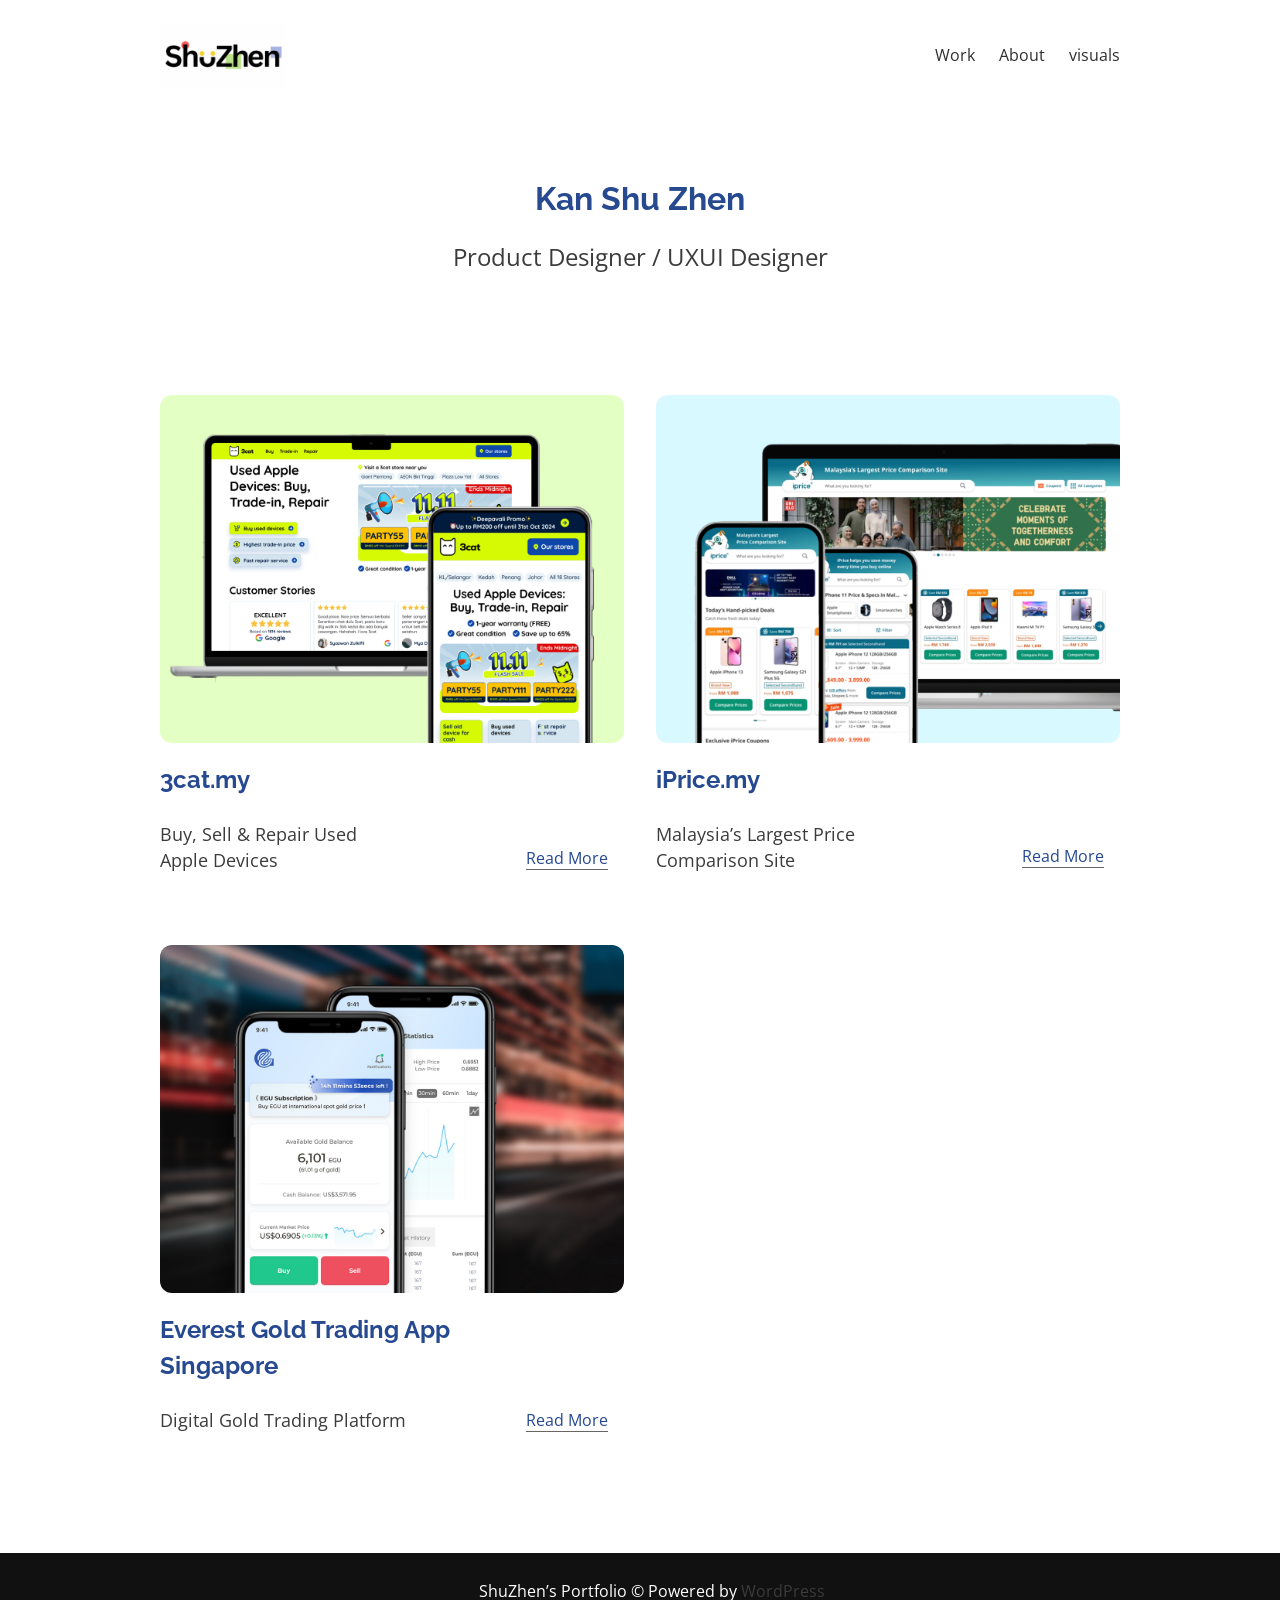
<file: index.html>
<!DOCTYPE html>
<html lang="en-US">
<head>
	<meta charset="UTF-8" />
	<meta name="viewport" content="width=device-width, initial-scale=1" />
<meta name='robots' content='max-image-preview:large' />
	<style>img:is([sizes="auto" i], [sizes^="auto," i]) { contain-intrinsic-size: 3000px 1500px }</style>
	<title></title>
<link rel="alternate" type="application/rss+xml" title=" &raquo; Feed" href="http://shuzhen-portfolio.local/feed/" />
<link rel="alternate" type="application/rss+xml" title=" &raquo; Comments Feed" href="http://shuzhen-portfolio.local/comments/feed/" />
<script>
window._wpemojiSettings = {"baseUrl":"https:\/\/s.w.org\/images\/core\/emoji\/16.0.1\/72x72\/","ext":".png","svgUrl":"https:\/\/s.w.org\/images\/core\/emoji\/16.0.1\/svg\/","svgExt":".svg","source":{"concatemoji":"http:\/\/shuzhen-portfolio.local\/wp-includes\/js\/wp-emoji-release.min.js?ver=6.8.3"}};
/*! This file is auto-generated */
!function(s,n){var o,i,e;function c(e){try{var t={supportTests:e,timestamp:(new Date).valueOf()};sessionStorage.setItem(o,JSON.stringify(t))}catch(e){}}function p(e,t,n){e.clearRect(0,0,e.canvas.width,e.canvas.height),e.fillText(t,0,0);var t=new Uint32Array(e.getImageData(0,0,e.canvas.width,e.canvas.height).data),a=(e.clearRect(0,0,e.canvas.width,e.canvas.height),e.fillText(n,0,0),new Uint32Array(e.getImageData(0,0,e.canvas.width,e.canvas.height).data));return t.every(function(e,t){return e===a[t]})}function u(e,t){e.clearRect(0,0,e.canvas.width,e.canvas.height),e.fillText(t,0,0);for(var n=e.getImageData(16,16,1,1),a=0;a<n.data.length;a++)if(0!==n.data[a])return!1;return!0}function f(e,t,n,a){switch(t){case"flag":return n(e,"\ud83c\udff3\ufe0f\u200d\u26a7\ufe0f","\ud83c\udff3\ufe0f\u200b\u26a7\ufe0f")?!1:!n(e,"\ud83c\udde8\ud83c\uddf6","\ud83c\udde8\u200b\ud83c\uddf6")&&!n(e,"\ud83c\udff4\udb40\udc67\udb40\udc62\udb40\udc65\udb40\udc6e\udb40\udc67\udb40\udc7f","\ud83c\udff4\u200b\udb40\udc67\u200b\udb40\udc62\u200b\udb40\udc65\u200b\udb40\udc6e\u200b\udb40\udc67\u200b\udb40\udc7f");case"emoji":return!a(e,"\ud83e\udedf")}return!1}function g(e,t,n,a){var r="undefined"!=typeof WorkerGlobalScope&&self instanceof WorkerGlobalScope?new OffscreenCanvas(300,150):s.createElement("canvas"),o=r.getContext("2d",{willReadFrequently:!0}),i=(o.textBaseline="top",o.font="600 32px Arial",{});return e.forEach(function(e){i[e]=t(o,e,n,a)}),i}function t(e){var t=s.createElement("script");t.src=e,t.defer=!0,s.head.appendChild(t)}"undefined"!=typeof Promise&&(o="wpEmojiSettingsSupports",i=["flag","emoji"],n.supports={everything:!0,everythingExceptFlag:!0},e=new Promise(function(e){s.addEventListener("DOMContentLoaded",e,{once:!0})}),new Promise(function(t){var n=function(){try{var e=JSON.parse(sessionStorage.getItem(o));if("object"==typeof e&&"number"==typeof e.timestamp&&(new Date).valueOf()<e.timestamp+604800&&"object"==typeof e.supportTests)return e.supportTests}catch(e){}return null}();if(!n){if("undefined"!=typeof Worker&&"undefined"!=typeof OffscreenCanvas&&"undefined"!=typeof URL&&URL.createObjectURL&&"undefined"!=typeof Blob)try{var e="postMessage("+g.toString()+"("+[JSON.stringify(i),f.toString(),p.toString(),u.toString()].join(",")+"));",a=new Blob([e],{type:"text/javascript"}),r=new Worker(URL.createObjectURL(a),{name:"wpTestEmojiSupports"});return void(r.onmessage=function(e){c(n=e.data),r.terminate(),t(n)})}catch(e){}c(n=g(i,f,p,u))}t(n)}).then(function(e){for(var t in e)n.supports[t]=e[t],n.supports.everything=n.supports.everything&&n.supports[t],"flag"!==t&&(n.supports.everythingExceptFlag=n.supports.everythingExceptFlag&&n.supports[t]);n.supports.everythingExceptFlag=n.supports.everythingExceptFlag&&!n.supports.flag,n.DOMReady=!1,n.readyCallback=function(){n.DOMReady=!0}}).then(function(){return e}).then(function(){var e;n.supports.everything||(n.readyCallback(),(e=n.source||{}).concatemoji?t(e.concatemoji):e.wpemoji&&e.twemoji&&(t(e.twemoji),t(e.wpemoji)))}))}((window,document),window._wpemojiSettings);
</script>
<style id='wp-block-site-logo-inline-css'>
.wp-block-site-logo{box-sizing:border-box;line-height:0}.wp-block-site-logo a{display:inline-block;line-height:0}.wp-block-site-logo.is-default-size img{height:auto;width:120px}.wp-block-site-logo img{height:auto;max-width:100%}.wp-block-site-logo a,.wp-block-site-logo img{border-radius:inherit}.wp-block-site-logo.aligncenter{margin-left:auto;margin-right:auto;text-align:center}:root :where(.wp-block-site-logo.is-style-rounded){border-radius:9999px}
</style>
<style id='wp-block-site-title-inline-css'>
.wp-block-site-title{box-sizing:border-box}.wp-block-site-title :where(a){color:inherit;font-family:inherit;font-size:inherit;font-style:inherit;font-weight:inherit;letter-spacing:inherit;line-height:inherit;text-decoration:inherit}
</style>
<style id='wp-block-navigation-link-inline-css'>
.wp-block-navigation .wp-block-navigation-item__label{overflow-wrap:break-word}.wp-block-navigation .wp-block-navigation-item__description{display:none}.link-ui-tools{border-top:1px solid #f0f0f0;padding:8px}.link-ui-block-inserter{padding-top:8px}.link-ui-block-inserter__back{margin-left:8px;text-transform:uppercase}
</style>
<link rel='stylesheet' id='wp-block-navigation-css' href='wp-includes/blocks/navigation/style.min.css@ver=6.8.3.css' media='all' />
<style id='wp-block-group-inline-css'>
.wp-block-group{box-sizing:border-box}:where(.wp-block-group.wp-block-group-is-layout-constrained){position:relative}
</style>
<style id='wp-block-group-theme-inline-css'>
:where(.wp-block-group.has-background){padding:1.25em 2.375em}
</style>
<style id='wp-block-template-part-theme-inline-css'>
:root :where(.wp-block-template-part.has-background){margin-bottom:0;margin-top:0;padding:1.25em 2.375em}
</style>
<style id='wp-block-heading-inline-css'>
h1.has-background,h2.has-background,h3.has-background,h4.has-background,h5.has-background,h6.has-background{padding:1.25em 2.375em}h1.has-text-align-left[style*=writing-mode]:where([style*=vertical-lr]),h1.has-text-align-right[style*=writing-mode]:where([style*=vertical-rl]),h2.has-text-align-left[style*=writing-mode]:where([style*=vertical-lr]),h2.has-text-align-right[style*=writing-mode]:where([style*=vertical-rl]),h3.has-text-align-left[style*=writing-mode]:where([style*=vertical-lr]),h3.has-text-align-right[style*=writing-mode]:where([style*=vertical-rl]),h4.has-text-align-left[style*=writing-mode]:where([style*=vertical-lr]),h4.has-text-align-right[style*=writing-mode]:where([style*=vertical-rl]),h5.has-text-align-left[style*=writing-mode]:where([style*=vertical-lr]),h5.has-text-align-right[style*=writing-mode]:where([style*=vertical-rl]),h6.has-text-align-left[style*=writing-mode]:where([style*=vertical-lr]),h6.has-text-align-right[style*=writing-mode]:where([style*=vertical-rl]){rotate:180deg}
</style>
<style id='wp-block-paragraph-inline-css'>
.is-small-text{font-size:.875em}.is-regular-text{font-size:1em}.is-large-text{font-size:2.25em}.is-larger-text{font-size:3em}.has-drop-cap:not(:focus):first-letter{float:left;font-size:8.4em;font-style:normal;font-weight:100;line-height:.68;margin:.05em .1em 0 0;text-transform:uppercase}body.rtl .has-drop-cap:not(:focus):first-letter{float:none;margin-left:.1em}p.has-drop-cap.has-background{overflow:hidden}:root :where(p.has-background){padding:1.25em 2.375em}:where(p.has-text-color:not(.has-link-color)) a{color:inherit}p.has-text-align-left[style*="writing-mode:vertical-lr"],p.has-text-align-right[style*="writing-mode:vertical-rl"]{rotate:180deg}
</style>
<style id='wp-block-columns-inline-css'>
.wp-block-columns{align-items:normal!important;box-sizing:border-box;display:flex;flex-wrap:wrap!important}@media (min-width:782px){.wp-block-columns{flex-wrap:nowrap!important}}.wp-block-columns.are-vertically-aligned-top{align-items:flex-start}.wp-block-columns.are-vertically-aligned-center{align-items:center}.wp-block-columns.are-vertically-aligned-bottom{align-items:flex-end}@media (max-width:781px){.wp-block-columns:not(.is-not-stacked-on-mobile)>.wp-block-column{flex-basis:100%!important}}@media (min-width:782px){.wp-block-columns:not(.is-not-stacked-on-mobile)>.wp-block-column{flex-basis:0;flex-grow:1}.wp-block-columns:not(.is-not-stacked-on-mobile)>.wp-block-column[style*=flex-basis]{flex-grow:0}}.wp-block-columns.is-not-stacked-on-mobile{flex-wrap:nowrap!important}.wp-block-columns.is-not-stacked-on-mobile>.wp-block-column{flex-basis:0;flex-grow:1}.wp-block-columns.is-not-stacked-on-mobile>.wp-block-column[style*=flex-basis]{flex-grow:0}:where(.wp-block-columns){margin-bottom:1.75em}:where(.wp-block-columns.has-background){padding:1.25em 2.375em}.wp-block-column{flex-grow:1;min-width:0;overflow-wrap:break-word;word-break:break-word}.wp-block-column.is-vertically-aligned-top{align-self:flex-start}.wp-block-column.is-vertically-aligned-center{align-self:center}.wp-block-column.is-vertically-aligned-bottom{align-self:flex-end}.wp-block-column.is-vertically-aligned-stretch{align-self:stretch}.wp-block-column.is-vertically-aligned-bottom,.wp-block-column.is-vertically-aligned-center,.wp-block-column.is-vertically-aligned-top{width:100%}
</style>
<style id='wp-block-image-inline-css'>
.wp-block-image>a,.wp-block-image>figure>a{display:inline-block}.wp-block-image img{box-sizing:border-box;height:auto;max-width:100%;vertical-align:bottom}@media not (prefers-reduced-motion){.wp-block-image img.hide{visibility:hidden}.wp-block-image img.show{animation:show-content-image .4s}}.wp-block-image[style*=border-radius] img,.wp-block-image[style*=border-radius]>a{border-radius:inherit}.wp-block-image.has-custom-border img{box-sizing:border-box}.wp-block-image.aligncenter{text-align:center}.wp-block-image.alignfull>a,.wp-block-image.alignwide>a{width:100%}.wp-block-image.alignfull img,.wp-block-image.alignwide img{height:auto;width:100%}.wp-block-image .aligncenter,.wp-block-image .alignleft,.wp-block-image .alignright,.wp-block-image.aligncenter,.wp-block-image.alignleft,.wp-block-image.alignright{display:table}.wp-block-image .aligncenter>figcaption,.wp-block-image .alignleft>figcaption,.wp-block-image .alignright>figcaption,.wp-block-image.aligncenter>figcaption,.wp-block-image.alignleft>figcaption,.wp-block-image.alignright>figcaption{caption-side:bottom;display:table-caption}.wp-block-image .alignleft{float:left;margin:.5em 1em .5em 0}.wp-block-image .alignright{float:right;margin:.5em 0 .5em 1em}.wp-block-image .aligncenter{margin-left:auto;margin-right:auto}.wp-block-image :where(figcaption){margin-bottom:1em;margin-top:.5em}.wp-block-image.is-style-circle-mask img{border-radius:9999px}@supports ((-webkit-mask-image:none) or (mask-image:none)) or (-webkit-mask-image:none){.wp-block-image.is-style-circle-mask img{border-radius:0;-webkit-mask-image:url('data:image/svg+xml;utf8,<svg viewBox="0 0 100 100" xmlns="http://www.w3.org/2000/svg"><circle cx="50" cy="50" r="50"/></svg>');mask-image:url('data:image/svg+xml;utf8,<svg viewBox="0 0 100 100" xmlns="http://www.w3.org/2000/svg"><circle cx="50" cy="50" r="50"/></svg>');mask-mode:alpha;-webkit-mask-position:center;mask-position:center;-webkit-mask-repeat:no-repeat;mask-repeat:no-repeat;-webkit-mask-size:contain;mask-size:contain}}:root :where(.wp-block-image.is-style-rounded img,.wp-block-image .is-style-rounded img){border-radius:9999px}.wp-block-image figure{margin:0}.wp-lightbox-container{display:flex;flex-direction:column;position:relative}.wp-lightbox-container img{cursor:zoom-in}.wp-lightbox-container img:hover+button{opacity:1}.wp-lightbox-container button{align-items:center;-webkit-backdrop-filter:blur(16px) saturate(180%);backdrop-filter:blur(16px) saturate(180%);background-color:#5a5a5a40;border:none;border-radius:4px;cursor:zoom-in;display:flex;height:20px;justify-content:center;opacity:0;padding:0;position:absolute;right:16px;text-align:center;top:16px;width:20px;z-index:100}@media not (prefers-reduced-motion){.wp-lightbox-container button{transition:opacity .2s ease}}.wp-lightbox-container button:focus-visible{outline:3px auto #5a5a5a40;outline:3px auto -webkit-focus-ring-color;outline-offset:3px}.wp-lightbox-container button:hover{cursor:pointer;opacity:1}.wp-lightbox-container button:focus{opacity:1}.wp-lightbox-container button:focus,.wp-lightbox-container button:hover,.wp-lightbox-container button:not(:hover):not(:active):not(.has-background){background-color:#5a5a5a40;border:none}.wp-lightbox-overlay{box-sizing:border-box;cursor:zoom-out;height:100vh;left:0;overflow:hidden;position:fixed;top:0;visibility:hidden;width:100%;z-index:100000}.wp-lightbox-overlay .close-button{align-items:center;cursor:pointer;display:flex;justify-content:center;min-height:40px;min-width:40px;padding:0;position:absolute;right:calc(env(safe-area-inset-right) + 16px);top:calc(env(safe-area-inset-top) + 16px);z-index:5000000}.wp-lightbox-overlay .close-button:focus,.wp-lightbox-overlay .close-button:hover,.wp-lightbox-overlay .close-button:not(:hover):not(:active):not(.has-background){background:none;border:none}.wp-lightbox-overlay .lightbox-image-container{height:var(--wp--lightbox-container-height);left:50%;overflow:hidden;position:absolute;top:50%;transform:translate(-50%,-50%);transform-origin:top left;width:var(--wp--lightbox-container-width);z-index:9999999999}.wp-lightbox-overlay .wp-block-image{align-items:center;box-sizing:border-box;display:flex;height:100%;justify-content:center;margin:0;position:relative;transform-origin:0 0;width:100%;z-index:3000000}.wp-lightbox-overlay .wp-block-image img{height:var(--wp--lightbox-image-height);min-height:var(--wp--lightbox-image-height);min-width:var(--wp--lightbox-image-width);width:var(--wp--lightbox-image-width)}.wp-lightbox-overlay .wp-block-image figcaption{display:none}.wp-lightbox-overlay button{background:none;border:none}.wp-lightbox-overlay .scrim{background-color:#fff;height:100%;opacity:.9;position:absolute;width:100%;z-index:2000000}.wp-lightbox-overlay.active{visibility:visible}@media not (prefers-reduced-motion){.wp-lightbox-overlay.active{animation:turn-on-visibility .25s both}.wp-lightbox-overlay.active img{animation:turn-on-visibility .35s both}.wp-lightbox-overlay.show-closing-animation:not(.active){animation:turn-off-visibility .35s both}.wp-lightbox-overlay.show-closing-animation:not(.active) img{animation:turn-off-visibility .25s both}.wp-lightbox-overlay.zoom.active{animation:none;opacity:1;visibility:visible}.wp-lightbox-overlay.zoom.active .lightbox-image-container{animation:lightbox-zoom-in .4s}.wp-lightbox-overlay.zoom.active .lightbox-image-container img{animation:none}.wp-lightbox-overlay.zoom.active .scrim{animation:turn-on-visibility .4s forwards}.wp-lightbox-overlay.zoom.show-closing-animation:not(.active){animation:none}.wp-lightbox-overlay.zoom.show-closing-animation:not(.active) .lightbox-image-container{animation:lightbox-zoom-out .4s}.wp-lightbox-overlay.zoom.show-closing-animation:not(.active) .lightbox-image-container img{animation:none}.wp-lightbox-overlay.zoom.show-closing-animation:not(.active) .scrim{animation:turn-off-visibility .4s forwards}}@keyframes show-content-image{0%{visibility:hidden}99%{visibility:hidden}to{visibility:visible}}@keyframes turn-on-visibility{0%{opacity:0}to{opacity:1}}@keyframes turn-off-visibility{0%{opacity:1;visibility:visible}99%{opacity:0;visibility:visible}to{opacity:0;visibility:hidden}}@keyframes lightbox-zoom-in{0%{transform:translate(calc((-100vw + var(--wp--lightbox-scrollbar-width))/2 + var(--wp--lightbox-initial-left-position)),calc(-50vh + var(--wp--lightbox-initial-top-position))) scale(var(--wp--lightbox-scale))}to{transform:translate(-50%,-50%) scale(1)}}@keyframes lightbox-zoom-out{0%{transform:translate(-50%,-50%) scale(1);visibility:visible}99%{visibility:visible}to{transform:translate(calc((-100vw + var(--wp--lightbox-scrollbar-width))/2 + var(--wp--lightbox-initial-left-position)),calc(-50vh + var(--wp--lightbox-initial-top-position))) scale(var(--wp--lightbox-scale));visibility:hidden}}
</style>
<style id='wp-block-image-theme-inline-css'>
:root :where(.wp-block-image figcaption){color:#555;font-size:13px;text-align:center}.is-dark-theme :root :where(.wp-block-image figcaption){color:#ffffffa6}.wp-block-image{margin:0 0 1em}
</style>
<style id='wp-emoji-styles-inline-css'>

	img.wp-smiley, img.emoji {
		display: inline !important;
		border: none !important;
		box-shadow: none !important;
		height: 1em !important;
		width: 1em !important;
		margin: 0 0.07em !important;
		vertical-align: -0.1em !important;
		background: none !important;
		padding: 0 !important;
	}
</style>
<style id='wp-block-library-inline-css'>
:root{--wp-admin-theme-color:#007cba;--wp-admin-theme-color--rgb:0,124,186;--wp-admin-theme-color-darker-10:#006ba1;--wp-admin-theme-color-darker-10--rgb:0,107,161;--wp-admin-theme-color-darker-20:#005a87;--wp-admin-theme-color-darker-20--rgb:0,90,135;--wp-admin-border-width-focus:2px;--wp-block-synced-color:#7a00df;--wp-block-synced-color--rgb:122,0,223;--wp-bound-block-color:var(--wp-block-synced-color)}@media (min-resolution:192dpi){:root{--wp-admin-border-width-focus:1.5px}}.wp-element-button{cursor:pointer}:root{--wp--preset--font-size--normal:16px;--wp--preset--font-size--huge:42px}:root .has-very-light-gray-background-color{background-color:#eee}:root .has-very-dark-gray-background-color{background-color:#313131}:root .has-very-light-gray-color{color:#eee}:root .has-very-dark-gray-color{color:#313131}:root .has-vivid-green-cyan-to-vivid-cyan-blue-gradient-background{background:linear-gradient(135deg,#00d084,#0693e3)}:root .has-purple-crush-gradient-background{background:linear-gradient(135deg,#34e2e4,#4721fb 50%,#ab1dfe)}:root .has-hazy-dawn-gradient-background{background:linear-gradient(135deg,#faaca8,#dad0ec)}:root .has-subdued-olive-gradient-background{background:linear-gradient(135deg,#fafae1,#67a671)}:root .has-atomic-cream-gradient-background{background:linear-gradient(135deg,#fdd79a,#004a59)}:root .has-nightshade-gradient-background{background:linear-gradient(135deg,#330968,#31cdcf)}:root .has-midnight-gradient-background{background:linear-gradient(135deg,#020381,#2874fc)}.has-regular-font-size{font-size:1em}.has-larger-font-size{font-size:2.625em}.has-normal-font-size{font-size:var(--wp--preset--font-size--normal)}.has-huge-font-size{font-size:var(--wp--preset--font-size--huge)}.has-text-align-center{text-align:center}.has-text-align-left{text-align:left}.has-text-align-right{text-align:right}#end-resizable-editor-section{display:none}.aligncenter{clear:both}.items-justified-left{justify-content:flex-start}.items-justified-center{justify-content:center}.items-justified-right{justify-content:flex-end}.items-justified-space-between{justify-content:space-between}.screen-reader-text{border:0;clip-path:inset(50%);height:1px;margin:-1px;overflow:hidden;padding:0;position:absolute;width:1px;word-wrap:normal!important}.screen-reader-text:focus{background-color:#ddd;clip-path:none;color:#444;display:block;font-size:1em;height:auto;left:5px;line-height:normal;padding:15px 23px 14px;text-decoration:none;top:5px;width:auto;z-index:100000}html :where(.has-border-color){border-style:solid}html :where([style*=border-top-color]){border-top-style:solid}html :where([style*=border-right-color]){border-right-style:solid}html :where([style*=border-bottom-color]){border-bottom-style:solid}html :where([style*=border-left-color]){border-left-style:solid}html :where([style*=border-width]){border-style:solid}html :where([style*=border-top-width]){border-top-style:solid}html :where([style*=border-right-width]){border-right-style:solid}html :where([style*=border-bottom-width]){border-bottom-style:solid}html :where([style*=border-left-width]){border-left-style:solid}html :where(img[class*=wp-image-]){height:auto;max-width:100%}:where(figure){margin:0 0 1em}html :where(.is-position-sticky){--wp-admin--admin-bar--position-offset:var(--wp-admin--admin-bar--height,0px)}@media screen and (max-width:600px){html :where(.is-position-sticky){--wp-admin--admin-bar--position-offset:0px}}
</style>
<style id='global-styles-inline-css'>
:root{--wp--preset--aspect-ratio--square: 1;--wp--preset--aspect-ratio--4-3: 4/3;--wp--preset--aspect-ratio--3-4: 3/4;--wp--preset--aspect-ratio--3-2: 3/2;--wp--preset--aspect-ratio--2-3: 2/3;--wp--preset--aspect-ratio--16-9: 16/9;--wp--preset--aspect-ratio--9-16: 9/16;--wp--preset--color--black: #000000;--wp--preset--color--cyan-bluish-gray: #abb8c3;--wp--preset--color--white: #ffffff;--wp--preset--color--pale-pink: #f78da7;--wp--preset--color--vivid-red: #cf2e2e;--wp--preset--color--luminous-vivid-orange: #ff6900;--wp--preset--color--luminous-vivid-amber: #fcb900;--wp--preset--color--light-green-cyan: #7bdcb5;--wp--preset--color--vivid-green-cyan: #00d084;--wp--preset--color--pale-cyan-blue: #8ed1fc;--wp--preset--color--vivid-cyan-blue: #0693e3;--wp--preset--color--vivid-purple: #9b51e0;--wp--preset--color--primary: #111111;--wp--preset--color--primary-second: #2f2f2f;--wp--preset--color--secondary: #666666;--wp--preset--color--background: #ffffff;--wp--preset--color--background-secondary: #f6f6f6;--wp--preset--color--additional: #c8c8c8;--wp--preset--gradient--vivid-cyan-blue-to-vivid-purple: linear-gradient(135deg,rgba(6,147,227,1) 0%,rgb(155,81,224) 100%);--wp--preset--gradient--light-green-cyan-to-vivid-green-cyan: linear-gradient(135deg,rgb(122,220,180) 0%,rgb(0,208,130) 100%);--wp--preset--gradient--luminous-vivid-amber-to-luminous-vivid-orange: linear-gradient(135deg,rgba(252,185,0,1) 0%,rgba(255,105,0,1) 100%);--wp--preset--gradient--luminous-vivid-orange-to-vivid-red: linear-gradient(135deg,rgba(255,105,0,1) 0%,rgb(207,46,46) 100%);--wp--preset--gradient--very-light-gray-to-cyan-bluish-gray: linear-gradient(135deg,rgb(238,238,238) 0%,rgb(169,184,195) 100%);--wp--preset--gradient--cool-to-warm-spectrum: linear-gradient(135deg,rgb(74,234,220) 0%,rgb(151,120,209) 20%,rgb(207,42,186) 40%,rgb(238,44,130) 60%,rgb(251,105,98) 80%,rgb(254,248,76) 100%);--wp--preset--gradient--blush-light-purple: linear-gradient(135deg,rgb(255,206,236) 0%,rgb(152,150,240) 100%);--wp--preset--gradient--blush-bordeaux: linear-gradient(135deg,rgb(254,205,165) 0%,rgb(254,45,45) 50%,rgb(107,0,62) 100%);--wp--preset--gradient--luminous-dusk: linear-gradient(135deg,rgb(255,203,112) 0%,rgb(199,81,192) 50%,rgb(65,88,208) 100%);--wp--preset--gradient--pale-ocean: linear-gradient(135deg,rgb(255,245,203) 0%,rgb(182,227,212) 50%,rgb(51,167,181) 100%);--wp--preset--gradient--electric-grass: linear-gradient(135deg,rgb(202,248,128) 0%,rgb(113,206,126) 100%);--wp--preset--gradient--midnight: linear-gradient(135deg,rgb(2,3,129) 0%,rgb(40,116,252) 100%);--wp--preset--font-size--small: clamp(14px, 0.875rem + ((1vw - 3.2px) * 0.217), 16px);--wp--preset--font-size--medium: clamp(18px, 1.125rem + ((1vw - 3.2px) * 0.217), 20px);--wp--preset--font-size--large: clamp(20px, 1.25rem + ((1vw - 3.2px) * 0.435), 24px);--wp--preset--font-size--x-large: clamp(24px, 1.5rem + ((1vw - 3.2px) * 0.87), 32px);--wp--preset--font-size--tiny: clamp(12px, 0.75rem + ((1vw - 3.2px) * 0.217), 14px);--wp--preset--font-size--normal: clamp(16px, 1rem + ((1vw - 3.2px) * 0.217), 18px);--wp--preset--font-size--xx-large: clamp(32px, 2rem + ((1vw - 3.2px) * 1.087), 42px);--wp--preset--font-family--dmsans: "DM Sans", sans-serif;--wp--preset--font-family--roboto: Roboto, sans-serif;--wp--preset--font-family--open-sans: "Open Sans", sans-serif;--wp--preset--font-family--poppins: Poppins, sans-serif;--wp--preset--font-family--lora: Lora, serif;--wp--preset--font-family--raleway: Raleway, sans-serif;--wp--preset--spacing--20: 16px;--wp--preset--spacing--30: 24px;--wp--preset--spacing--40: clamp(24px, 6vw, 32px);--wp--preset--spacing--50: clamp(32px, 7.5vw, 40px);--wp--preset--spacing--60: clamp(48px, 9vw, 64px);--wp--preset--spacing--70: 3.38rem;--wp--preset--spacing--80: 5.06rem;--wp--preset--spacing--10: 8px;--wp--preset--shadow--natural: 6px 6px 9px rgba(0, 0, 0, 0.2);--wp--preset--shadow--deep: 12px 12px 50px rgba(0, 0, 0, 0.4);--wp--preset--shadow--sharp: 6px 6px 0px rgba(0, 0, 0, 0.2);--wp--preset--shadow--outlined: 6px 6px 0px -3px rgba(255, 255, 255, 1), 6px 6px rgba(0, 0, 0, 1);--wp--preset--shadow--crisp: 6px 6px 0px rgba(0, 0, 0, 1);--wp--custom--typography--line-height--normal: 1.35;}:root { --wp--style--global--content-size: 960px;--wp--style--global--wide-size: 1240px; }:where(body) { margin: 0; }.wp-site-blocks > .alignleft { float: left; margin-right: 2em; }.wp-site-blocks > .alignright { float: right; margin-left: 2em; }.wp-site-blocks > .aligncenter { justify-content: center; margin-left: auto; margin-right: auto; }:where(.wp-site-blocks) > * { margin-block-start: 24px; margin-block-end: 0; }:where(.wp-site-blocks) > :first-child { margin-block-start: 0; }:where(.wp-site-blocks) > :last-child { margin-block-end: 0; }:root { --wp--style--block-gap: 24px; }:root :where(.is-layout-flow) > :first-child{margin-block-start: 0;}:root :where(.is-layout-flow) > :last-child{margin-block-end: 0;}:root :where(.is-layout-flow) > *{margin-block-start: 24px;margin-block-end: 0;}:root :where(.is-layout-constrained) > :first-child{margin-block-start: 0;}:root :where(.is-layout-constrained) > :last-child{margin-block-end: 0;}:root :where(.is-layout-constrained) > *{margin-block-start: 24px;margin-block-end: 0;}:root :where(.is-layout-flex){gap: 24px;}:root :where(.is-layout-grid){gap: 24px;}.is-layout-flow > .alignleft{float: left;margin-inline-start: 0;margin-inline-end: 2em;}.is-layout-flow > .alignright{float: right;margin-inline-start: 2em;margin-inline-end: 0;}.is-layout-flow > .aligncenter{margin-left: auto !important;margin-right: auto !important;}.is-layout-constrained > .alignleft{float: left;margin-inline-start: 0;margin-inline-end: 2em;}.is-layout-constrained > .alignright{float: right;margin-inline-start: 2em;margin-inline-end: 0;}.is-layout-constrained > .aligncenter{margin-left: auto !important;margin-right: auto !important;}.is-layout-constrained > :where(:not(.alignleft):not(.alignright):not(.alignfull)){max-width: var(--wp--style--global--content-size);margin-left: auto !important;margin-right: auto !important;}.is-layout-constrained > .alignwide{max-width: var(--wp--style--global--wide-size);}body .is-layout-flex{display: flex;}.is-layout-flex{flex-wrap: wrap;align-items: center;}.is-layout-flex > :is(*, div){margin: 0;}body .is-layout-grid{display: grid;}.is-layout-grid > :is(*, div){margin: 0;}body{background-color: var(--wp--preset--color--background);color: #3b3b3b;font-family: var(--wp--preset--font-family--open-sans);font-size: var(--wp--preset--font-size--normal);font-style: normal;font-weight: 400;line-height: 1.8;padding-top: 0px;padding-right: 0px;padding-bottom: 0px;padding-left: 0px;}a:where(:not(.wp-element-button)){border-bottom-color: var(--wp--preset--color--secondary);border-bottom-width: 1px;border-bottom-style: solid;color: #3b3b3b;font-family: var(--wp--preset--font-family--open-sans);font-size: var(--wp--preset--font-size--small);font-style: normal;font-weight: 400;line-height: 1.5;text-decoration: none;}:root :where(a:where(:not(.wp-element-button)):hover){border-bottom-color: rgba(0,0,0,0);}h1, h2, h3, h4, h5, h6{color: #535353;font-family: var(--wp--preset--font-family--raleway);font-style: normal;font-weight: 500;line-height: 1.5;}h1{font-family: var(--wp--preset--font-family--raleway);font-size: clamp(24.034px, 1.502rem + ((1vw - 3.2px) * 1.735), 40px);font-style: normal;font-weight: 600;line-height: 1.50;}h2{font-family: var(--wp--preset--font-family--raleway);font-size: var(--wp--preset--font-size--x-large);font-style: normal;font-weight: 500;line-height: 1.5;}h3{font-family: var(--wp--preset--font-family--raleway);font-size: var(--wp--preset--font-size--large);font-style: normal;font-weight: 500;line-height: 1.5;}h4{font-family: var(--wp--preset--font-family--raleway);font-size: var(--wp--preset--font-size--medium);font-style: normal;font-weight: 500;line-height: 1.5;}h5{font-family: var(--wp--preset--font-family--raleway);font-size: var(--wp--preset--font-size--normal);font-style: normal;font-weight: 500;line-height: 1.5;}h6{font-family: var(--wp--preset--font-family--raleway);font-size: var(--wp--preset--font-size--small);font-style: normal;font-weight: 500;line-height: 1.5;}:root :where(.wp-element-button, .wp-block-button__link){background-color: var(--wp--preset--color--background);border-radius: var(--wp--preset--spacing--10);border-width: 0;color: var(--wp--preset--color--secondary);font-family: var(--wp--preset--font-family--open-sans);font-size: var(--wp--preset--font-size--small);font-style: normal;font-weight: 600;line-height: inherit;padding: calc(0.667em + 2px) calc(1.333em + 2px);text-decoration: none;}:root :where(.wp-element-caption, .wp-block-audio figcaption, .wp-block-embed figcaption, .wp-block-gallery figcaption, .wp-block-image figcaption, .wp-block-table figcaption, .wp-block-video figcaption){color: var(--wp--preset--color--secondary);font-family: var(--wp--preset--font-family--open-sans);font-size: var(--wp--preset--font-size--tiny);}.has-black-color{color: var(--wp--preset--color--black) !important;}.has-cyan-bluish-gray-color{color: var(--wp--preset--color--cyan-bluish-gray) !important;}.has-white-color{color: var(--wp--preset--color--white) !important;}.has-pale-pink-color{color: var(--wp--preset--color--pale-pink) !important;}.has-vivid-red-color{color: var(--wp--preset--color--vivid-red) !important;}.has-luminous-vivid-orange-color{color: var(--wp--preset--color--luminous-vivid-orange) !important;}.has-luminous-vivid-amber-color{color: var(--wp--preset--color--luminous-vivid-amber) !important;}.has-light-green-cyan-color{color: var(--wp--preset--color--light-green-cyan) !important;}.has-vivid-green-cyan-color{color: var(--wp--preset--color--vivid-green-cyan) !important;}.has-pale-cyan-blue-color{color: var(--wp--preset--color--pale-cyan-blue) !important;}.has-vivid-cyan-blue-color{color: var(--wp--preset--color--vivid-cyan-blue) !important;}.has-vivid-purple-color{color: var(--wp--preset--color--vivid-purple) !important;}.has-primary-color{color: var(--wp--preset--color--primary) !important;}.has-primary-second-color{color: var(--wp--preset--color--primary-second) !important;}.has-secondary-color{color: var(--wp--preset--color--secondary) !important;}.has-background-color{color: var(--wp--preset--color--background) !important;}.has-background-secondary-color{color: var(--wp--preset--color--background-secondary) !important;}.has-additional-color{color: var(--wp--preset--color--additional) !important;}.has-black-background-color{background-color: var(--wp--preset--color--black) !important;}.has-cyan-bluish-gray-background-color{background-color: var(--wp--preset--color--cyan-bluish-gray) !important;}.has-white-background-color{background-color: var(--wp--preset--color--white) !important;}.has-pale-pink-background-color{background-color: var(--wp--preset--color--pale-pink) !important;}.has-vivid-red-background-color{background-color: var(--wp--preset--color--vivid-red) !important;}.has-luminous-vivid-orange-background-color{background-color: var(--wp--preset--color--luminous-vivid-orange) !important;}.has-luminous-vivid-amber-background-color{background-color: var(--wp--preset--color--luminous-vivid-amber) !important;}.has-light-green-cyan-background-color{background-color: var(--wp--preset--color--light-green-cyan) !important;}.has-vivid-green-cyan-background-color{background-color: var(--wp--preset--color--vivid-green-cyan) !important;}.has-pale-cyan-blue-background-color{background-color: var(--wp--preset--color--pale-cyan-blue) !important;}.has-vivid-cyan-blue-background-color{background-color: var(--wp--preset--color--vivid-cyan-blue) !important;}.has-vivid-purple-background-color{background-color: var(--wp--preset--color--vivid-purple) !important;}.has-primary-background-color{background-color: var(--wp--preset--color--primary) !important;}.has-primary-second-background-color{background-color: var(--wp--preset--color--primary-second) !important;}.has-secondary-background-color{background-color: var(--wp--preset--color--secondary) !important;}.has-background-background-color{background-color: var(--wp--preset--color--background) !important;}.has-background-secondary-background-color{background-color: var(--wp--preset--color--background-secondary) !important;}.has-additional-background-color{background-color: var(--wp--preset--color--additional) !important;}.has-black-border-color{border-color: var(--wp--preset--color--black) !important;}.has-cyan-bluish-gray-border-color{border-color: var(--wp--preset--color--cyan-bluish-gray) !important;}.has-white-border-color{border-color: var(--wp--preset--color--white) !important;}.has-pale-pink-border-color{border-color: var(--wp--preset--color--pale-pink) !important;}.has-vivid-red-border-color{border-color: var(--wp--preset--color--vivid-red) !important;}.has-luminous-vivid-orange-border-color{border-color: var(--wp--preset--color--luminous-vivid-orange) !important;}.has-luminous-vivid-amber-border-color{border-color: var(--wp--preset--color--luminous-vivid-amber) !important;}.has-light-green-cyan-border-color{border-color: var(--wp--preset--color--light-green-cyan) !important;}.has-vivid-green-cyan-border-color{border-color: var(--wp--preset--color--vivid-green-cyan) !important;}.has-pale-cyan-blue-border-color{border-color: var(--wp--preset--color--pale-cyan-blue) !important;}.has-vivid-cyan-blue-border-color{border-color: var(--wp--preset--color--vivid-cyan-blue) !important;}.has-vivid-purple-border-color{border-color: var(--wp--preset--color--vivid-purple) !important;}.has-primary-border-color{border-color: var(--wp--preset--color--primary) !important;}.has-primary-second-border-color{border-color: var(--wp--preset--color--primary-second) !important;}.has-secondary-border-color{border-color: var(--wp--preset--color--secondary) !important;}.has-background-border-color{border-color: var(--wp--preset--color--background) !important;}.has-background-secondary-border-color{border-color: var(--wp--preset--color--background-secondary) !important;}.has-additional-border-color{border-color: var(--wp--preset--color--additional) !important;}.has-vivid-cyan-blue-to-vivid-purple-gradient-background{background: var(--wp--preset--gradient--vivid-cyan-blue-to-vivid-purple) !important;}.has-light-green-cyan-to-vivid-green-cyan-gradient-background{background: var(--wp--preset--gradient--light-green-cyan-to-vivid-green-cyan) !important;}.has-luminous-vivid-amber-to-luminous-vivid-orange-gradient-background{background: var(--wp--preset--gradient--luminous-vivid-amber-to-luminous-vivid-orange) !important;}.has-luminous-vivid-orange-to-vivid-red-gradient-background{background: var(--wp--preset--gradient--luminous-vivid-orange-to-vivid-red) !important;}.has-very-light-gray-to-cyan-bluish-gray-gradient-background{background: var(--wp--preset--gradient--very-light-gray-to-cyan-bluish-gray) !important;}.has-cool-to-warm-spectrum-gradient-background{background: var(--wp--preset--gradient--cool-to-warm-spectrum) !important;}.has-blush-light-purple-gradient-background{background: var(--wp--preset--gradient--blush-light-purple) !important;}.has-blush-bordeaux-gradient-background{background: var(--wp--preset--gradient--blush-bordeaux) !important;}.has-luminous-dusk-gradient-background{background: var(--wp--preset--gradient--luminous-dusk) !important;}.has-pale-ocean-gradient-background{background: var(--wp--preset--gradient--pale-ocean) !important;}.has-electric-grass-gradient-background{background: var(--wp--preset--gradient--electric-grass) !important;}.has-midnight-gradient-background{background: var(--wp--preset--gradient--midnight) !important;}.has-small-font-size{font-size: var(--wp--preset--font-size--small) !important;}.has-medium-font-size{font-size: var(--wp--preset--font-size--medium) !important;}.has-large-font-size{font-size: var(--wp--preset--font-size--large) !important;}.has-x-large-font-size{font-size: var(--wp--preset--font-size--x-large) !important;}.has-tiny-font-size{font-size: var(--wp--preset--font-size--tiny) !important;}.has-normal-font-size{font-size: var(--wp--preset--font-size--normal) !important;}.has-xx-large-font-size{font-size: var(--wp--preset--font-size--xx-large) !important;}.has-dmsans-font-family{font-family: var(--wp--preset--font-family--dmsans) !important;}.has-roboto-font-family{font-family: var(--wp--preset--font-family--roboto) !important;}.has-open-sans-font-family{font-family: var(--wp--preset--font-family--open-sans) !important;}.has-poppins-font-family{font-family: var(--wp--preset--font-family--poppins) !important;}.has-lora-font-family{font-family: var(--wp--preset--font-family--lora) !important;}.has-raleway-font-family{font-family: var(--wp--preset--font-family--raleway) !important;}
:root :where(.wp-block-image img, .wp-block-image .wp-block-image__crop-area, .wp-block-image .components-placeholder){border-radius: 20px;}
:root :where(.wp-block-navigation a:where(:not(.wp-element-button))){border-width: none;border-style: none;font-size: var(--wp--preset--font-size--small);line-height: var(--wp--custom--typography--line-height--normal);}
:root :where(.wp-block-navigation a:where(:not(.wp-element-button)):hover){color: var(--wp--preset--color--secondary);}
:root :where(.wp-block-site-title){margin-top: 0px;margin-bottom: 0px;}
:root :where(.wp-block-site-title a:where(:not(.wp-element-button))){border-bottom-width: none;border-bottom-style: none;}
:root :where(.wp-block-site-title a:where(:not(.wp-element-button)):hover){text-decoration: none;}
</style>
<style id='core-block-supports-inline-css'>
.wp-container-core-navigation-is-layout-fc4fd283{justify-content:flex-start;}.wp-container-core-group-is-layout-cb46ffcb{flex-wrap:nowrap;justify-content:space-between;}.wp-container-core-group-is-layout-32795961 > .alignfull{margin-right:calc(var(--wp--preset--spacing--30) * -1);margin-left:calc(var(--wp--preset--spacing--30) * -1);}.wp-elements-2dcfd672ad62a092579b2ff5a30fd6de a:where(:not(.wp-element-button)){color:#264990;}.wp-container-core-columns-is-layout-793e3ce0{flex-wrap:nowrap;gap:2em var(--wp--preset--spacing--60);}.wp-elements-6f940c8528c88152ef5141f4e3f38e67 a:where(:not(.wp-element-button)){color:#264990;}.wp-container-core-group-is-layout-473d9a98{justify-content:flex-start;}.wp-elements-5ba4aabe2ac9a914681007dd76228fb9 a:where(:not(.wp-element-button)){color:#264990;}.wp-elements-5ba4aabe2ac9a914681007dd76228fb9 a:where(:not(.wp-element-button)):hover{color:#162d59;}.wp-container-core-column-is-layout-a316cbc7 > *{margin-block-start:0;margin-block-end:0;}.wp-container-core-column-is-layout-a316cbc7 > * + *{margin-block-start:0;margin-block-end:0;}.wp-container-core-columns-is-layout-28f84493{flex-wrap:nowrap;}.wp-elements-5dbd23f5af9a53ff1a001f8714ebc4b2 a:where(:not(.wp-element-button)){color:#264990;}.wp-container-core-group-is-layout-3430d95a{justify-content:space-between;}.wp-elements-ec1396f685b62e1d9f3a921fb9b42b70 a:where(:not(.wp-element-button)){color:#264990;}.wp-elements-ec1396f685b62e1d9f3a921fb9b42b70 a:where(:not(.wp-element-button)):hover{color:#162d59;}.wp-container-core-columns-is-layout-30cd009e{flex-wrap:nowrap;gap:var(--wp--preset--spacing--50) var(--wp--preset--spacing--40);}.wp-elements-dd2dab3b6f1c4b138cc9eafae7920f12 a:where(:not(.wp-element-button)){color:#264990;}.wp-elements-b47a14534675e091bff6d95048cb0f49 a:where(:not(.wp-element-button)){color:#264990;}.wp-elements-b47a14534675e091bff6d95048cb0f49 a:where(:not(.wp-element-button)):hover{color:#162d59;}.wp-container-core-group-is-layout-5a30f31b > *{margin-block-start:0;margin-block-end:0;}.wp-container-core-group-is-layout-5a30f31b > * + *{margin-block-start:var(--wp--preset--spacing--50);margin-block-end:0;}.wp-container-core-group-is-layout-d1946f88 > .alignfull{margin-right:calc(0px * -1);margin-left:calc(0px * -1);}.wp-container-core-group-is-layout-d1946f88 > *{margin-block-start:0;margin-block-end:0;}.wp-container-core-group-is-layout-d1946f88 > * + *{margin-block-start:var(--wp--preset--spacing--40);margin-block-end:0;}.wp-container-core-group-is-layout-595c0e07 > .alignfull{margin-right:calc(var(--wp--preset--spacing--30) * -1);margin-left:calc(var(--wp--preset--spacing--30) * -1);}.wp-container-core-group-is-layout-9366075c{justify-content:space-between;}.wp-container-core-group-is-layout-3107e787{flex-wrap:nowrap;justify-content:center;}
</style>
<style id='wp-block-template-skip-link-inline-css'>

		.skip-link.screen-reader-text {
			border: 0;
			clip-path: inset(50%);
			height: 1px;
			margin: -1px;
			overflow: hidden;
			padding: 0;
			position: absolute !important;
			width: 1px;
			word-wrap: normal !important;
		}

		.skip-link.screen-reader-text:focus {
			background-color: #eee;
			clip-path: none;
			color: #444;
			display: block;
			font-size: 1em;
			height: auto;
			left: 5px;
			line-height: normal;
			padding: 15px 23px 14px;
			text-decoration: none;
			top: 5px;
			width: auto;
			z-index: 100000;
		}
</style>
<link rel='stylesheet' id='fse-style-css' href='wp-content/themes/makoa/style.css@ver=1.0.5.css' media='all' />
<link rel="https://api.w.org/" href="wp-json/index.html" /><link rel="alternate" title="JSON" type="application/json" href="wp-json/wp/v2/pages/9" /><link rel="EditURI" type="application/rsd+xml" title="RSD" href="http://shuzhen-portfolio.local/xmlrpc.php?rsd" />
<meta name="generator" content="WordPress 6.8.3" />
<link rel="canonical" href="index.html" />
<link rel='shortlink' href='index.html' />
<link rel="alternate" title="oEmbed (JSON)" type="application/json+oembed" href="wp-json/oembed/1.0/embed@url=http%253A%252F%252Fshuzhen-portfolio.local%252F" />
<link rel="alternate" title="oEmbed (XML)" type="text/xml+oembed" href="wp-json/oembed/1.0/embed@url=http%253A%252F%252Fshuzhen-portfolio.local%252F&amp;format=xml" />
<script type="importmap" id="wp-importmap">
{"imports":{"@wordpress\/interactivity":"http:\/\/shuzhen-portfolio.local\/wp-includes\/js\/dist\/script-modules\/interactivity\/index.min.js?ver=55aebb6e0a16726baffb"}}
</script>
<script type="module" src="wp-includes/js/dist/script-modules/block-library/navigation/view.min.js@ver=61572d447d60c0aa5240" id="@wordpress/block-library/navigation/view-js-module"></script>
<link rel="modulepreload" href="wp-includes/js/dist/script-modules/interactivity/index.min.js@ver=55aebb6e0a16726baffb" id="@wordpress/interactivity-js-modulepreload"><style class='wp-fonts-local'>
@font-face{font-family:"DM Sans";font-style:normal;font-weight:400;font-display:fallback;src:url('wp-content/themes/makoa/assets/fonts/DMSans-VariableFont_opsz,wght.ttf') format('truetype');font-stretch:normal;}
@font-face{font-family:"DM Sans";font-style:normal;font-weight:500;font-display:fallback;src:url('wp-content/themes/makoa/assets/fonts/DMSans-VariableFont_opsz,wght.ttf') format('truetype');font-stretch:normal;}
@font-face{font-family:"DM Sans";font-style:normal;font-weight:600;font-display:fallback;src:url('wp-content/themes/makoa/assets/fonts/DMSans-VariableFont_opsz,wght.ttf') format('truetype');font-stretch:normal;}
@font-face{font-family:"DM Sans";font-style:normal;font-weight:700;font-display:fallback;src:url('wp-content/themes/makoa/assets/fonts/DMSans-VariableFont_opsz,wght.ttf') format('truetype');font-stretch:normal;}
@font-face{font-family:Roboto;font-style:normal;font-weight:100;font-display:fallback;src:url('wp-content/uploads/fonts/KFOkCnqEu92Fr1MmgWxKKTM1K9nz.woff2') format('woff2');}
@font-face{font-family:Roboto;font-style:normal;font-weight:300;font-display:fallback;src:url('wp-content/uploads/fonts/KFOlCnqEu92Fr1MmSU5vBh05IsDqlA.woff2') format('woff2');}
@font-face{font-family:Roboto;font-style:normal;font-weight:400;font-display:fallback;src:url('wp-content/uploads/fonts/KFOmCnqEu92Fr1Me4GZLCzYlKw.woff2') format('woff2');}
@font-face{font-family:Roboto;font-style:normal;font-weight:500;font-display:fallback;src:url('wp-content/uploads/fonts/KFOlCnqEu92Fr1MmEU9vBh05IsDqlA.woff2') format('woff2');}
@font-face{font-family:Roboto;font-style:normal;font-weight:700;font-display:fallback;src:url('wp-content/uploads/fonts/KFOlCnqEu92Fr1MmWUlvBh05IsDqlA.woff2') format('woff2');}
@font-face{font-family:Roboto;font-style:normal;font-weight:900;font-display:fallback;src:url('wp-content/uploads/fonts/KFOlCnqEu92Fr1MmYUtvBh05IsDqlA.woff2') format('woff2');}
@font-face{font-family:Roboto;font-style:italic;font-weight:100;font-display:fallback;src:url('wp-content/uploads/fonts/KFOiCnqEu92Fr1Mu51QrIzIXLsnzjYk.woff2') format('woff2');}
@font-face{font-family:Roboto;font-style:italic;font-weight:300;font-display:fallback;src:url('wp-content/uploads/fonts/KFOjCnqEu92Fr1Mu51TjARc4AMX6lJBP.woff2') format('woff2');}
@font-face{font-family:Roboto;font-style:italic;font-weight:400;font-display:fallback;src:url('wp-content/uploads/fonts/KFOkCnqEu92Fr1Mu52xKKTM1K9nz.woff2') format('woff2');}
@font-face{font-family:Roboto;font-style:italic;font-weight:500;font-display:fallback;src:url('wp-content/uploads/fonts/KFOjCnqEu92Fr1Mu51S7ABc4AMX6lJBP.woff2') format('woff2');}
@font-face{font-family:Roboto;font-style:italic;font-weight:700;font-display:fallback;src:url('wp-content/uploads/fonts/KFOjCnqEu92Fr1Mu51TzBhc4AMX6lJBP.woff2') format('woff2');}
@font-face{font-family:Roboto;font-style:italic;font-weight:900;font-display:fallback;src:url('wp-content/uploads/fonts/KFOjCnqEu92Fr1Mu51TLBBc4AMX6lJBP.woff2') format('woff2');}
@font-face{font-family:"Open Sans";font-style:normal;font-weight:300;font-display:fallback;src:url('wp-content/uploads/fonts/memSYaGs126MiZpBA-UvWbX2vVnXBbObj2OVZyOOSr4dVJWUgsiH0C4iY1M2xLER.woff2') format('woff2');}
@font-face{font-family:"Open Sans";font-style:normal;font-weight:400;font-display:fallback;src:url('wp-content/uploads/fonts/memSYaGs126MiZpBA-UvWbX2vVnXBbObj2OVZyOOSr4dVJWUgsjZ0C4iY1M2xLER.woff2') format('woff2');}
@font-face{font-family:"Open Sans";font-style:normal;font-weight:500;font-display:fallback;src:url('wp-content/uploads/fonts/memSYaGs126MiZpBA-UvWbX2vVnXBbObj2OVZyOOSr4dVJWUgsjr0C4iY1M2xLER.woff2') format('woff2');}
@font-face{font-family:"Open Sans";font-style:normal;font-weight:600;font-display:fallback;src:url('wp-content/uploads/fonts/memSYaGs126MiZpBA-UvWbX2vVnXBbObj2OVZyOOSr4dVJWUgsgH1y4iY1M2xLER.woff2') format('woff2');}
@font-face{font-family:"Open Sans";font-style:normal;font-weight:700;font-display:fallback;src:url('wp-content/uploads/fonts/memSYaGs126MiZpBA-UvWbX2vVnXBbObj2OVZyOOSr4dVJWUgsg-1y4iY1M2xLER.woff2') format('woff2');}
@font-face{font-family:"Open Sans";font-style:normal;font-weight:800;font-display:fallback;src:url('wp-content/uploads/fonts/memSYaGs126MiZpBA-UvWbX2vVnXBbObj2OVZyOOSr4dVJWUgshZ1y4iY1M2xLER.woff2') format('woff2');}
@font-face{font-family:"Open Sans";font-style:italic;font-weight:300;font-display:fallback;src:url('wp-content/uploads/fonts/memQYaGs126MiZpBA-UFUIcVXSCEkx2cmqvXlWq8tWZ0Pw86hd0Rk5hkaVIUwaERZjA.woff2') format('woff2');}
@font-face{font-family:"Open Sans";font-style:italic;font-weight:400;font-display:fallback;src:url('wp-content/uploads/fonts/memQYaGs126MiZpBA-UFUIcVXSCEkx2cmqvXlWq8tWZ0Pw86hd0Rk8ZkaVIUwaERZjA.woff2') format('woff2');}
@font-face{font-family:"Open Sans";font-style:italic;font-weight:500;font-display:fallback;src:url('wp-content/uploads/fonts/memQYaGs126MiZpBA-UFUIcVXSCEkx2cmqvXlWq8tWZ0Pw86hd0Rk_RkaVIUwaERZjA.woff2') format('woff2');}
@font-face{font-family:"Open Sans";font-style:italic;font-weight:600;font-display:fallback;src:url('wp-content/uploads/fonts/memQYaGs126MiZpBA-UFUIcVXSCEkx2cmqvXlWq8tWZ0Pw86hd0RkxhjaVIUwaERZjA.woff2') format('woff2');}
@font-face{font-family:"Open Sans";font-style:italic;font-weight:700;font-display:fallback;src:url('wp-content/uploads/fonts/memQYaGs126MiZpBA-UFUIcVXSCEkx2cmqvXlWq8tWZ0Pw86hd0RkyFjaVIUwaERZjA.woff2') format('woff2');}
@font-face{font-family:"Open Sans";font-style:italic;font-weight:800;font-display:fallback;src:url('wp-content/uploads/fonts/memQYaGs126MiZpBA-UFUIcVXSCEkx2cmqvXlWq8tWZ0Pw86hd0Rk0ZjaVIUwaERZjA.woff2') format('woff2');}
@font-face{font-family:Poppins;font-style:normal;font-weight:100;font-display:fallback;src:url('wp-content/uploads/fonts/pxiGyp8kv8JHgFVrLPTecnFBGPaTSQ.woff2') format('woff2');}
@font-face{font-family:Poppins;font-style:normal;font-weight:200;font-display:fallback;src:url('wp-content/uploads/fonts/pxiByp8kv8JHgFVrLFj_V15vFP-KUEg.woff2') format('woff2');}
@font-face{font-family:Poppins;font-style:normal;font-weight:300;font-display:fallback;src:url('wp-content/uploads/fonts/pxiByp8kv8JHgFVrLDz8V15vFP-KUEg.woff2') format('woff2');}
@font-face{font-family:Poppins;font-style:normal;font-weight:400;font-display:fallback;src:url('wp-content/uploads/fonts/pxiEyp8kv8JHgFVrFJXUc1NECPY.woff2') format('woff2');}
@font-face{font-family:Poppins;font-style:normal;font-weight:500;font-display:fallback;src:url('wp-content/uploads/fonts/pxiByp8kv8JHgFVrLGT9V15vFP-KUEg.woff2') format('woff2');}
@font-face{font-family:Poppins;font-style:normal;font-weight:600;font-display:fallback;src:url('wp-content/uploads/fonts/pxiByp8kv8JHgFVrLEj6V15vFP-KUEg.woff2') format('woff2');}
@font-face{font-family:Poppins;font-style:normal;font-weight:700;font-display:fallback;src:url('wp-content/uploads/fonts/pxiByp8kv8JHgFVrLCz7V15vFP-KUEg.woff2') format('woff2');}
@font-face{font-family:Poppins;font-style:normal;font-weight:800;font-display:fallback;src:url('wp-content/uploads/fonts/pxiByp8kv8JHgFVrLDD4V15vFP-KUEg.woff2') format('woff2');}
@font-face{font-family:Poppins;font-style:normal;font-weight:900;font-display:fallback;src:url('wp-content/uploads/fonts/pxiByp8kv8JHgFVrLBT5V15vFP-KUEg.woff2') format('woff2');}
@font-face{font-family:Poppins;font-style:italic;font-weight:100;font-display:fallback;src:url('wp-content/uploads/fonts/pxiAyp8kv8JHgFVrJJLmE3tAOvODSVFF.woff2') format('woff2');}
@font-face{font-family:Poppins;font-style:italic;font-weight:200;font-display:fallback;src:url('wp-content/uploads/fonts/pxiDyp8kv8JHgFVrJJLmv1plFd2PQEhcqw.woff2') format('woff2');}
@font-face{font-family:Poppins;font-style:italic;font-weight:300;font-display:fallback;src:url('wp-content/uploads/fonts/pxiDyp8kv8JHgFVrJJLm21llFd2PQEhcqw.woff2') format('woff2');}
@font-face{font-family:Poppins;font-style:italic;font-weight:400;font-display:fallback;src:url('wp-content/uploads/fonts/pxiGyp8kv8JHgFVrJJLecnFBGPaTSQ.woff2') format('woff2');}
@font-face{font-family:Poppins;font-style:italic;font-weight:500;font-display:fallback;src:url('wp-content/uploads/fonts/pxiDyp8kv8JHgFVrJJLmg1hlFd2PQEhcqw.woff2') format('woff2');}
@font-face{font-family:Poppins;font-style:italic;font-weight:600;font-display:fallback;src:url('wp-content/uploads/fonts/pxiDyp8kv8JHgFVrJJLmr19lFd2PQEhcqw.woff2') format('woff2');}
@font-face{font-family:Poppins;font-style:italic;font-weight:700;font-display:fallback;src:url('wp-content/uploads/fonts/pxiDyp8kv8JHgFVrJJLmy15lFd2PQEhcqw.woff2') format('woff2');}
@font-face{font-family:Poppins;font-style:italic;font-weight:800;font-display:fallback;src:url('wp-content/uploads/fonts/pxiDyp8kv8JHgFVrJJLm111lFd2PQEhcqw.woff2') format('woff2');}
@font-face{font-family:Poppins;font-style:italic;font-weight:900;font-display:fallback;src:url('wp-content/uploads/fonts/pxiDyp8kv8JHgFVrJJLm81xlFd2PQEhcqw.woff2') format('woff2');}
@font-face{font-family:Lora;font-style:normal;font-weight:400;font-display:fallback;src:url('wp-content/uploads/fonts/0QI6MX1D_JOuGQbT0gvTJPa787weuyJDmKxemMeZ.woff2') format('woff2');}
@font-face{font-family:Lora;font-style:normal;font-weight:500;font-display:fallback;src:url('wp-content/uploads/fonts/0QI6MX1D_JOuGQbT0gvTJPa787wsuyJDmKxemMeZ.woff2') format('woff2');}
@font-face{font-family:Lora;font-style:normal;font-weight:600;font-display:fallback;src:url('wp-content/uploads/fonts/0QI6MX1D_JOuGQbT0gvTJPa787zAvCJDmKxemMeZ.woff2') format('woff2');}
@font-face{font-family:Lora;font-style:normal;font-weight:700;font-display:fallback;src:url('wp-content/uploads/fonts/0QI6MX1D_JOuGQbT0gvTJPa787z5vCJDmKxemMeZ.woff2') format('woff2');}
@font-face{font-family:Lora;font-style:italic;font-weight:400;font-display:fallback;src:url('wp-content/uploads/fonts/0QI8MX1D_JOuMw_hLdO6T2wV9KnW-MoFkq18ndeZzZ0.woff2') format('woff2');}
@font-face{font-family:Lora;font-style:italic;font-weight:500;font-display:fallback;src:url('wp-content/uploads/fonts/0QI8MX1D_JOuMw_hLdO6T2wV9KnW-PgFkq18ndeZzZ0.woff2') format('woff2');}
@font-face{font-family:Lora;font-style:italic;font-weight:600;font-display:fallback;src:url('wp-content/uploads/fonts/0QI8MX1D_JOuMw_hLdO6T2wV9KnW-BQCkq18ndeZzZ0.woff2') format('woff2');}
@font-face{font-family:Lora;font-style:italic;font-weight:700;font-display:fallback;src:url('wp-content/uploads/fonts/0QI8MX1D_JOuMw_hLdO6T2wV9KnW-C0Ckq18ndeZzZ0.woff2') format('woff2');}
@font-face{font-family:Raleway;font-style:normal;font-weight:100;font-display:fallback;src:url('wp-content/uploads/fonts/1Ptxg8zYS_SKggPN4iEgvnHyvveLxVvao4CKNLA3JC9c.woff2') format('woff2');}
@font-face{font-family:Raleway;font-style:normal;font-weight:200;font-display:fallback;src:url('wp-content/uploads/fonts/1Ptxg8zYS_SKggPN4iEgvnHyvveLxVtaooCKNLA3JC9c.woff2') format('woff2');}
@font-face{font-family:Raleway;font-style:normal;font-weight:300;font-display:fallback;src:url('wp-content/uploads/fonts/1Ptxg8zYS_SKggPN4iEgvnHyvveLxVuEooCKNLA3JC9c.woff2') format('woff2');}
@font-face{font-family:Raleway;font-style:normal;font-weight:400;font-display:fallback;src:url('wp-content/uploads/fonts/1Ptxg8zYS_SKggPN4iEgvnHyvveLxVvaooCKNLA3JC9c.woff2') format('woff2');}
@font-face{font-family:Raleway;font-style:normal;font-weight:500;font-display:fallback;src:url('wp-content/uploads/fonts/1Ptxg8zYS_SKggPN4iEgvnHyvveLxVvoooCKNLA3JC9c.woff2') format('woff2');}
@font-face{font-family:Raleway;font-style:normal;font-weight:600;font-display:fallback;src:url('wp-content/uploads/fonts/1Ptxg8zYS_SKggPN4iEgvnHyvveLxVsEpYCKNLA3JC9c.woff2') format('woff2');}
@font-face{font-family:Raleway;font-style:normal;font-weight:700;font-display:fallback;src:url('wp-content/uploads/fonts/1Ptxg8zYS_SKggPN4iEgvnHyvveLxVs9pYCKNLA3JC9c.woff2') format('woff2');}
@font-face{font-family:Raleway;font-style:normal;font-weight:800;font-display:fallback;src:url('wp-content/uploads/fonts/1Ptxg8zYS_SKggPN4iEgvnHyvveLxVtapYCKNLA3JC9c.woff2') format('woff2');}
@font-face{font-family:Raleway;font-style:normal;font-weight:900;font-display:fallback;src:url('wp-content/uploads/fonts/1Ptxg8zYS_SKggPN4iEgvnHyvveLxVtzpYCKNLA3JC9c.woff2') format('woff2');}
@font-face{font-family:Raleway;font-style:italic;font-weight:100;font-display:fallback;src:url('wp-content/uploads/fonts/1Pt_g8zYS_SKggPNyCgSQamb1W0lwk4S4WjNPrEVIT9c2c8.woff2') format('woff2');}
@font-face{font-family:Raleway;font-style:italic;font-weight:200;font-display:fallback;src:url('wp-content/uploads/fonts/1Pt_g8zYS_SKggPNyCgSQamb1W0lwk4S4ejMPrEVIT9c2c8.woff2') format('woff2');}
@font-face{font-family:Raleway;font-style:italic;font-weight:300;font-display:fallback;src:url('wp-content/uploads/fonts/1Pt_g8zYS_SKggPNyCgSQamb1W0lwk4S4TbMPrEVIT9c2c8.woff2') format('woff2');}
@font-face{font-family:Raleway;font-style:italic;font-weight:400;font-display:fallback;src:url('wp-content/uploads/fonts/1Pt_g8zYS_SKggPNyCgSQamb1W0lwk4S4WjMPrEVIT9c2c8.woff2') format('woff2');}
@font-face{font-family:Raleway;font-style:italic;font-weight:500;font-display:fallback;src:url('wp-content/uploads/fonts/1Pt_g8zYS_SKggPNyCgSQamb1W0lwk4S4VrMPrEVIT9c2c8.woff2') format('woff2');}
@font-face{font-family:Raleway;font-style:italic;font-weight:600;font-display:fallback;src:url('wp-content/uploads/fonts/1Pt_g8zYS_SKggPNyCgSQamb1W0lwk4S4bbLPrEVIT9c2c8.woff2') format('woff2');}
@font-face{font-family:Raleway;font-style:italic;font-weight:700;font-display:fallback;src:url('wp-content/uploads/fonts/1Pt_g8zYS_SKggPNyCgSQamb1W0lwk4S4Y_LPrEVIT9c2c8.woff2') format('woff2');}
@font-face{font-family:Raleway;font-style:italic;font-weight:800;font-display:fallback;src:url('wp-content/uploads/fonts/1Pt_g8zYS_SKggPNyCgSQamb1W0lwk4S4ejLPrEVIT9c2c8.woff2') format('woff2');}
@font-face{font-family:Raleway;font-style:italic;font-weight:900;font-display:fallback;src:url('wp-content/uploads/fonts/1Pt_g8zYS_SKggPNyCgSQamb1W0lwk4S4cHLPrEVIT9c2c8.woff2') format('woff2');}
</style>
</head>

<body class="home wp-singular page-template-default page page-id-9 wp-custom-logo wp-embed-responsive wp-theme-makoa">

<div class="wp-site-blocks"><header class="wp-block-template-part">
<div class="wp-block-group is-layout-constrained wp-container-core-group-is-layout-32795961 wp-block-group-is-layout-constrained" style="margin-top:0;margin-bottom:0;padding-top:var(--wp--preset--spacing--30);padding-right:var(--wp--preset--spacing--30);padding-bottom:var(--wp--preset--spacing--30);padding-left:var(--wp--preset--spacing--30)">
<div class="wp-block-group is-content-justification-space-between is-nowrap is-layout-flex wp-container-core-group-is-layout-cb46ffcb wp-block-group-is-layout-flex"><div class="wp-block-site-logo"><a href="index.html" class="custom-logo-link" rel="home" aria-current="page"><img width="126" height="63" src="wp-content/uploads/2025/06/SZ.png" class="custom-logo" alt="" decoding="async" srcset="wp-content/uploads/2025/06/SZ.png 500w, wp-content/uploads/2025/06/SZ-300x150.png 300w" sizes="(max-width: 126px) 100vw, 126px" /></a></div>



<nav style="text-transform:lowercase;" class="has-text-color has-primary-second-color has-small-font-size is-responsive items-justified-left mobile-order-3 wp-block-navigation is-content-justification-left is-layout-flex wp-container-core-navigation-is-layout-fc4fd283 wp-block-navigation-is-layout-flex" aria-label="Navigation" 
		 data-wp-interactive="core/navigation" data-wp-context='{"overlayOpenedBy":{"click":false,"hover":false,"focus":false},"type":"overlay","roleAttribute":"","ariaLabel":"Menu"}'><button aria-haspopup="dialog" aria-label="Open menu" class="wp-block-navigation__responsive-container-open" 
				data-wp-on-async--click="actions.openMenuOnClick"
				data-wp-on--keydown="actions.handleMenuKeydown"
			><svg width="24" height="24" xmlns="http://www.w3.org/2000/svg" viewBox="0 0 24 24" aria-hidden="true" focusable="false"><rect x="4" y="7.5" width="16" height="1.5" /><rect x="4" y="15" width="16" height="1.5" /></svg></button>
				<div class="wp-block-navigation__responsive-container"  id="modal-1" 
				data-wp-class--has-modal-open="state.isMenuOpen"
				data-wp-class--is-menu-open="state.isMenuOpen"
				data-wp-watch="callbacks.initMenu"
				data-wp-on--keydown="actions.handleMenuKeydown"
				data-wp-on-async--focusout="actions.handleMenuFocusout"
				tabindex="-1"
			>
					<div class="wp-block-navigation__responsive-close" tabindex="-1">
						<div class="wp-block-navigation__responsive-dialog" 
				data-wp-bind--aria-modal="state.ariaModal"
				data-wp-bind--aria-label="state.ariaLabel"
				data-wp-bind--role="state.roleAttribute"
			>
							<button aria-label="Close menu" class="wp-block-navigation__responsive-container-close" 
				data-wp-on-async--click="actions.closeMenuOnClick"
			><svg xmlns="http://www.w3.org/2000/svg" viewBox="0 0 24 24" width="24" height="24" aria-hidden="true" focusable="false"><path d="m13.06 12 6.47-6.47-1.06-1.06L12 10.94 5.53 4.47 4.47 5.53 10.94 12l-6.47 6.47 1.06 1.06L12 13.06l6.47 6.47 1.06-1.06L13.06 12Z"></path></svg></button>
							<div class="wp-block-navigation__responsive-container-content" 
				data-wp-watch="callbacks.focusFirstElement"
			 id="modal-1-content">
								<ul style="text-transform:lowercase;" class="wp-block-navigation__container has-text-color has-primary-second-color has-small-font-size is-responsive items-justified-left mobile-order-3 wp-block-navigation has-small-font-size"><li style="text-transform:capitalize;" class="has-small-font-size wp-block-navigation-item current-menu-item wp-block-navigation-link"><a class="wp-block-navigation-item__content"  href="index.html" aria-current="page"><span class="wp-block-navigation-item__label">Work</span></a></li><li style="text-transform:capitalize;" class="has-small-font-size wp-block-navigation-item wp-block-navigation-link"><a class="wp-block-navigation-item__content"  href="about.html"><span class="wp-block-navigation-item__label">About</span></a></li><li class="has-small-font-size wp-block-navigation-item wp-block-navigation-link"><a class="wp-block-navigation-item__content"  href="visuals.html"><span class="wp-block-navigation-item__label">Visuals</span></a></li></ul>
							</div>
						</div>
					</div>
				</div></nav></div>
</div>
</header>


<main class="wp-block-group is-layout-constrained wp-container-core-group-is-layout-595c0e07 wp-block-group-is-layout-constrained" style="margin-top:0;margin-bottom:0;padding-top:var(--wp--preset--spacing--50);padding-right:var(--wp--preset--spacing--30);padding-bottom:var(--wp--preset--spacing--50);padding-left:var(--wp--preset--spacing--30)">
<div class="wp-block-columns are-vertically-aligned-center mobile--no-padding-top is-layout-flex wp-container-core-columns-is-layout-793e3ce0 wp-block-columns-is-layout-flex" style="padding-top:var(--wp--preset--spacing--30);padding-bottom:var(--wp--preset--spacing--30)">
<div class="wp-block-column is-vertically-aligned-center mobile-order-2 is-layout-flow wp-block-column-is-layout-flow">
<h2 class="wp-block-heading has-text-align-center has-text-color has-link-color has-huge-mobile-font-size wp-elements-2dcfd672ad62a092579b2ff5a30fd6de" style="color:#264990;margin-top:0;margin-bottom:0"><strong>Kan Shu Zhen</strong></h2>



<p class="has-text-align-center mobile-no-br has-large-font-size" style="margin-top:var(--wp--preset--spacing--20);margin-bottom:var(--wp--preset--spacing--40);line-height:1.5">Product Designer / UXUI Designer</p>
</div>
</div>



<div class="wp-block-group is-layout-constrained wp-container-core-group-is-layout-d1946f88 wp-block-group-is-layout-constrained" style="padding-top:var(--wp--preset--spacing--50);padding-right:0;padding-bottom:var(--wp--preset--spacing--50);padding-left:0">
<div class="wp-block-columns is-layout-flex wp-container-core-columns-is-layout-30cd009e wp-block-columns-is-layout-flex">
<div class="wp-block-column is-layout-flow wp-block-column-is-layout-flow" style="border-radius:20px;padding-top:0;padding-right:0;padding-bottom:0;padding-left:0">
<figure class="wp-block-image alignfull size-full has-custom-border" style="margin-top:0;margin-bottom:0"><a href="3cat.html"><img width="1200" height="900" src="wp-content/uploads/2025/06/3cat.png" alt="" class="wp-image-77" style="border-radius:12px" srcset="wp-content/uploads/2025/06/3cat.png 1200w, wp-content/uploads/2025/06/3cat-300x225.png 300w, wp-content/uploads/2025/06/3cat-1024x768.png 1024w, wp-content/uploads/2025/06/3cat-768x576.png 768w" sizes="(max-width: 1200px) 100vw, 1200px" /></a></figure>



<div class="wp-block-group is-horizontal is-content-justification-left is-layout-flex wp-container-core-group-is-layout-473d9a98 wp-block-group-is-layout-flex" style="margin-top:var(--wp--preset--spacing--20);margin-bottom:0">
<div class="wp-block-group is-layout-constrained wp-block-group-is-layout-constrained">
<h3 class="wp-block-heading has-text-color has-link-color has-large-font-size wp-elements-6f940c8528c88152ef5141f4e3f38e67" style="color:#264990;margin-top:0;margin-right:0;margin-bottom:0;margin-left:0"><strong>3cat.my</strong></h3>
</div>
</div>



<div class="wp-block-columns is-layout-flex wp-container-core-columns-is-layout-28f84493 wp-block-columns-is-layout-flex">
<div class="wp-block-column is-layout-flow wp-block-column-is-layout-flow" style="flex-basis:66.66%">
<p style="line-height:1.4">Buy, Sell &amp; Repair Used Apple Devices</p>
</div>



<div class="wp-block-column has-small-font-size is-layout-flow wp-container-core-column-is-layout-a316cbc7 wp-block-column-is-layout-flow" style="padding-top:var(--wp--preset--spacing--30);padding-right:var(--wp--preset--spacing--20);padding-left:var(--wp--preset--spacing--60);line-height:2.2;flex-basis:33.33%">
<p class="has-text-align-right has-text-color has-link-color wp-elements-5ba4aabe2ac9a914681007dd76228fb9" style="color:#264990;line-height:1.1"><a href="3cat.html" data-type="page" data-id="66">Read More</a></p>
</div>
</div>
</div>



<div class="wp-block-column is-layout-flow wp-block-column-is-layout-flow" style="border-radius:20px;padding-top:0;padding-right:0;padding-bottom:0;padding-left:0">
<div class="wp-block-group is-layout-constrained wp-block-group-is-layout-constrained">
<figure class="wp-block-image alignfull size-full has-custom-border" style="margin-top:0;margin-bottom:0"><a href="iprice.html"><img width="1200" height="900" src="wp-content/uploads/2025/06/iPrice.png" alt="" class="wp-image-80" style="border-radius:12px" srcset="wp-content/uploads/2025/06/iPrice.png 1200w, wp-content/uploads/2025/06/iPrice-300x225.png 300w, wp-content/uploads/2025/06/iPrice-1024x768.png 1024w, wp-content/uploads/2025/06/iPrice-768x576.png 768w" sizes="(max-width: 1200px) 100vw, 1200px" /></a></figure>



<div class="wp-block-group is-content-justification-space-between is-layout-flex wp-container-core-group-is-layout-3430d95a wp-block-group-is-layout-flex" style="margin-top:var(--wp--preset--spacing--20);margin-bottom:0">
<h3 class="wp-block-heading has-text-color has-link-color has-raleway-font-family has-large-font-size wp-elements-5dbd23f5af9a53ff1a001f8714ebc4b2" style="color:#264990;margin-top:0;margin-right:0;margin-bottom:0;margin-left:0"><strong>iPrice.my</strong></h3>
</div>



<div class="wp-block-columns is-layout-flex wp-container-core-columns-is-layout-28f84493 wp-block-columns-is-layout-flex">
<div class="wp-block-column is-layout-flow wp-block-column-is-layout-flow" style="flex-basis:66.66%">
<p style="line-height:1.4">Malaysia&#8217;s Largest Price Comparison Site</p>
</div>



<div class="wp-block-column is-layout-flow wp-block-column-is-layout-flow" style="padding-right:var(--wp--preset--spacing--20);flex-basis:33.33%">
<p class="has-text-align-right has-text-color has-link-color wp-elements-ec1396f685b62e1d9f3a921fb9b42b70" style="color:#264990;line-height:1.2"><br><a href="iprice.html" data-type="page" data-id="174">Read More</a></p>
</div>
</div>
</div>
</div>
</div>



<div class="wp-block-group is-layout-constrained wp-container-core-group-is-layout-d1946f88 wp-block-group-is-layout-constrained" style="padding-top:var(--wp--preset--spacing--50);padding-right:0;padding-bottom:var(--wp--preset--spacing--50);padding-left:0">
<div class="wp-block-group is-layout-constrained wp-container-core-group-is-layout-5a30f31b wp-block-group-is-layout-constrained">
<div class="wp-block-columns is-layout-flex wp-container-core-columns-is-layout-30cd009e wp-block-columns-is-layout-flex">
<div class="wp-block-column is-layout-flow wp-block-column-is-layout-flow" style="border-radius:20px;padding-top:0;padding-right:0;padding-bottom:0;padding-left:0">
<div class="wp-block-group is-layout-constrained wp-block-group-is-layout-constrained">
<figure class="wp-block-image alignfull size-full has-custom-border"><a href="eg-project/index.html"><img width="1200" height="900" src="wp-content/uploads/2025/08/Everest-Gold-Pic.png" alt="" class="wp-image-158" style="border-radius:12px" srcset="wp-content/uploads/2025/08/Everest-Gold-Pic.png 1200w, wp-content/uploads/2025/08/Everest-Gold-Pic-300x225.png 300w, wp-content/uploads/2025/08/Everest-Gold-Pic-1024x768.png 1024w, wp-content/uploads/2025/08/Everest-Gold-Pic-768x576.png 768w" sizes="(max-width: 1200px) 100vw, 1200px" /></a></figure>



<div class="wp-block-group is-content-justification-space-between is-layout-flex wp-container-core-group-is-layout-3430d95a wp-block-group-is-layout-flex" style="margin-top:var(--wp--preset--spacing--20);margin-bottom:0">
<h3 class="wp-block-heading has-text-color has-link-color has-large-font-size wp-elements-dd2dab3b6f1c4b138cc9eafae7920f12" style="color:#264990;margin-top:0;margin-right:0;margin-bottom:0;margin-left:0;padding-bottom:0"><strong>Everest Gold Trading App </strong><br><strong>Singapore</strong></h3>
</div>



<div class="wp-block-columns is-layout-flex wp-container-core-columns-is-layout-28f84493 wp-block-columns-is-layout-flex">
<div class="wp-block-column is-layout-flow wp-block-column-is-layout-flow" style="flex-basis:66.66%">
<p style="line-height:1.4">Digital Gold Trading Platform</p>
</div>



<div class="wp-block-column is-layout-flow wp-block-column-is-layout-flow" style="padding-right:var(--wp--preset--spacing--20);padding-bottom:0;flex-basis:33.33%">
<p class="has-text-align-right has-text-color has-link-color wp-elements-b47a14534675e091bff6d95048cb0f49" style="color:#264990;line-height:0"><a href="eg-project/index.html" data-type="page" data-id="88">Read More</a></p>
</div>
</div>
</div>
</div>



<div class="wp-block-column is-layout-flow wp-block-column-is-layout-flow" style="border-radius:20px;padding-top:0;padding-right:0;padding-bottom:0;padding-left:0"></div>
</div>
</div>
</div>
</div>
</main>


<footer class="wp-block-template-part">
<div class="wp-block-group has-background-color has-primary-background-color has-text-color has-background is-content-justification-center is-nowrap is-layout-flex wp-container-core-group-is-layout-3107e787 wp-block-group-is-layout-flex" style="padding-top:var(--wp--preset--spacing--30);padding-right:var(--wp--preset--spacing--30);padding-bottom:var(--wp--preset--spacing--30);padding-left:var(--wp--preset--spacing--30)">
<div class="wp-block-group is-content-justification-space-between is-layout-flex wp-container-core-group-is-layout-9366075c wp-block-group-is-layout-flex">
<p class="has-small-font-size"></p>



<p class="has-small-font-size">ShuZhen&#8217;s Portfolio © Powered by <a href="https://wordpress.org/">WordPress</a></p>
</div>
</div>
</footer></div>
<script type="speculationrules">
{"prefetch":[{"source":"document","where":{"and":[{"href_matches":"\/*"},{"not":{"href_matches":["\/wp-*.php","\/wp-admin\/*","\/wp-content\/uploads\/*","\/wp-content\/*","\/wp-content\/plugins\/*","\/wp-content\/themes\/makoa\/*","\/*\\?(.+)"]}},{"not":{"selector_matches":"a[rel~=\"nofollow\"]"}},{"not":{"selector_matches":".no-prefetch, .no-prefetch a"}}]},"eagerness":"conservative"}]}
</script>
<script id="wp-block-template-skip-link-js-after">
	( function() {
		var skipLinkTarget = document.querySelector( 'main' ),
			sibling,
			skipLinkTargetID,
			skipLink;

		// Early exit if a skip-link target can't be located.
		if ( ! skipLinkTarget ) {
			return;
		}

		/*
		 * Get the site wrapper.
		 * The skip-link will be injected in the beginning of it.
		 */
		sibling = document.querySelector( '.wp-site-blocks' );

		// Early exit if the root element was not found.
		if ( ! sibling ) {
			return;
		}

		// Get the skip-link target's ID, and generate one if it doesn't exist.
		skipLinkTargetID = skipLinkTarget.id;
		if ( ! skipLinkTargetID ) {
			skipLinkTargetID = 'wp--skip-link--target';
			skipLinkTarget.id = skipLinkTargetID;
		}

		// Create the skip link.
		skipLink = document.createElement( 'a' );
		skipLink.classList.add( 'skip-link', 'screen-reader-text' );
		skipLink.id = 'wp-skip-link';
		skipLink.href = '#' + skipLinkTargetID;
		skipLink.innerText = 'Skip to content';

		// Inject the skip link.
		sibling.parentElement.insertBefore( skipLink, sibling );
	}() );
	
</script>
<script id="q2w3_fixed_widget-js-extra">
var q2w3_sidebar_options = [{"sidebar":"q2w3-default-sidebar","use_sticky_position":false,"margin_top":0,"margin_bottom":0,"stop_elements_selectors":"","screen_max_width":0,"screen_max_height":0,"widgets":[".sidebar,","#secondary {","position: relative; \/* important for Q2W3 to detect *\/","}",".fixed-widget {","position: fixed !important;","top: 100px;  \/* adjust for your header *\/","z-index: 999;"]}];
</script>
<script src="wp-content/plugins/q2w3-fixed-widget/js/frontend.min.js@ver=6.2.3" id="q2w3_fixed_widget-js"></script>
</body>
</html>
</file>
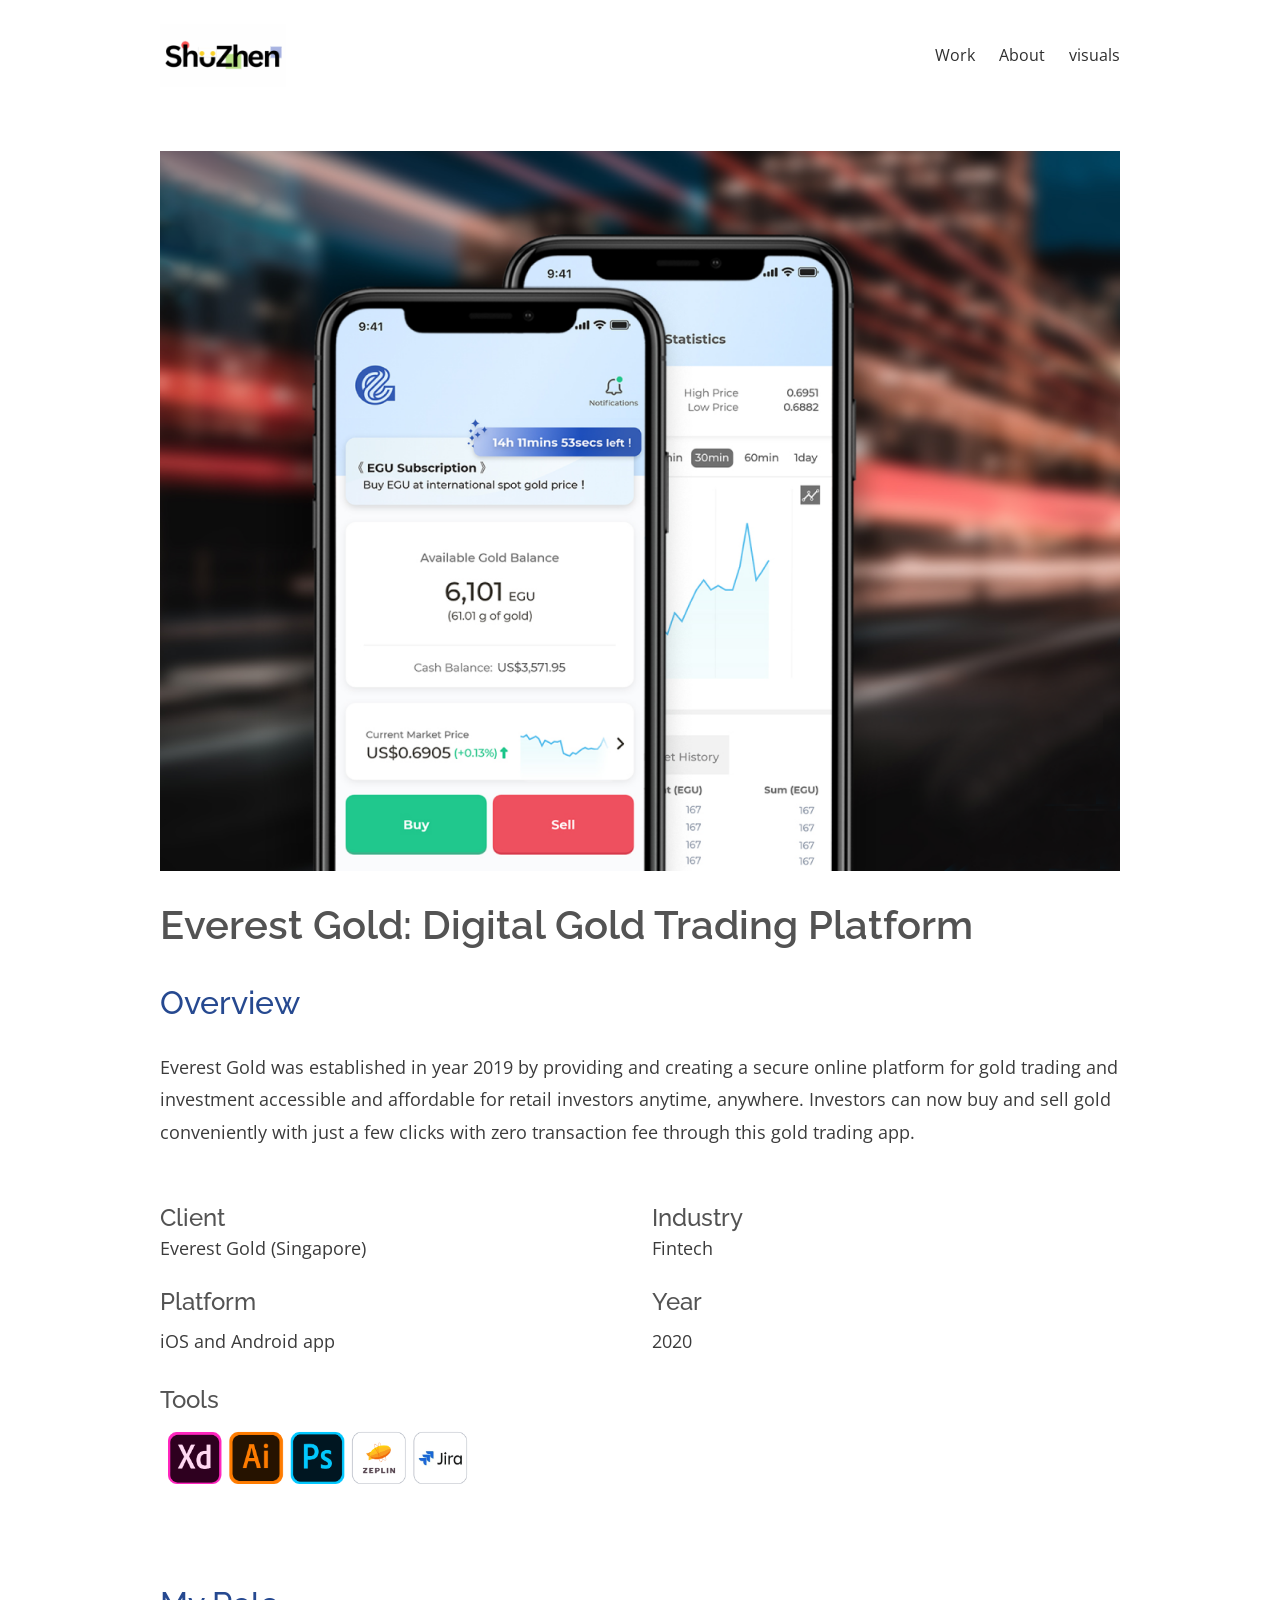
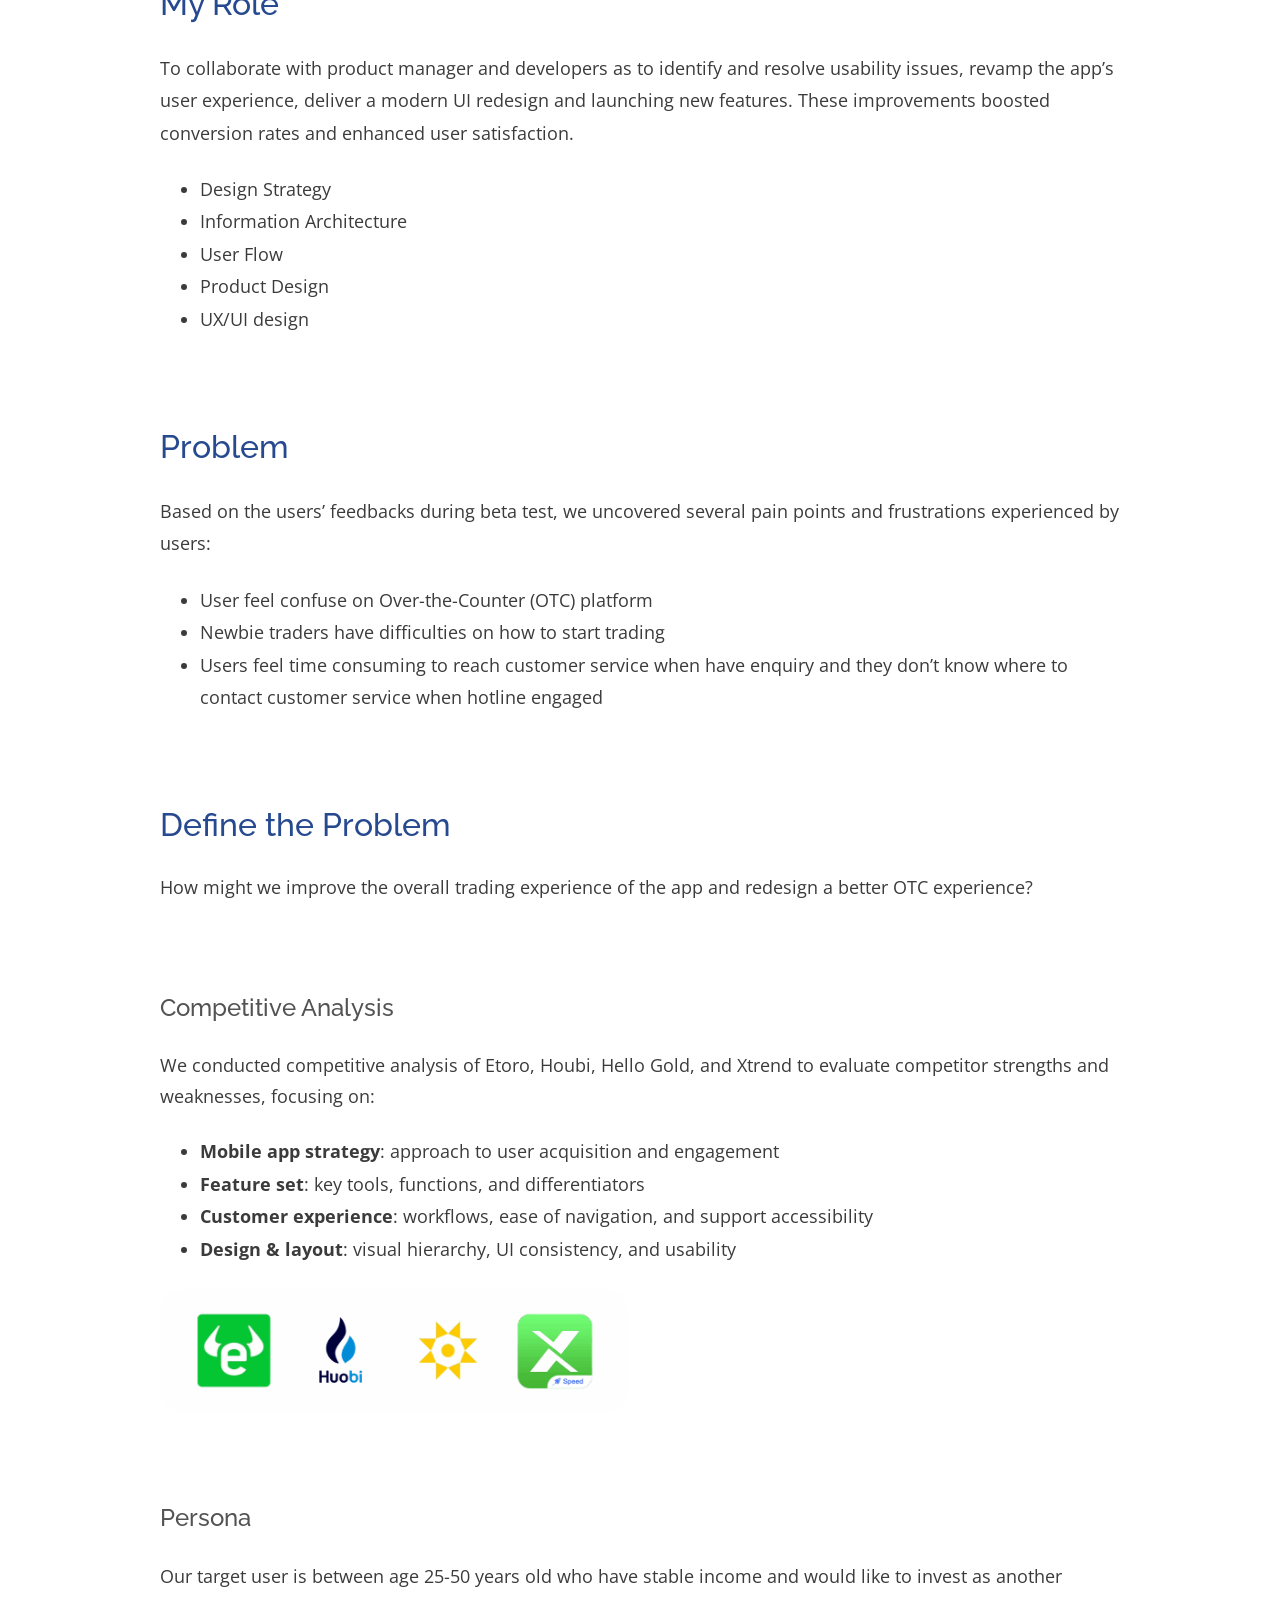
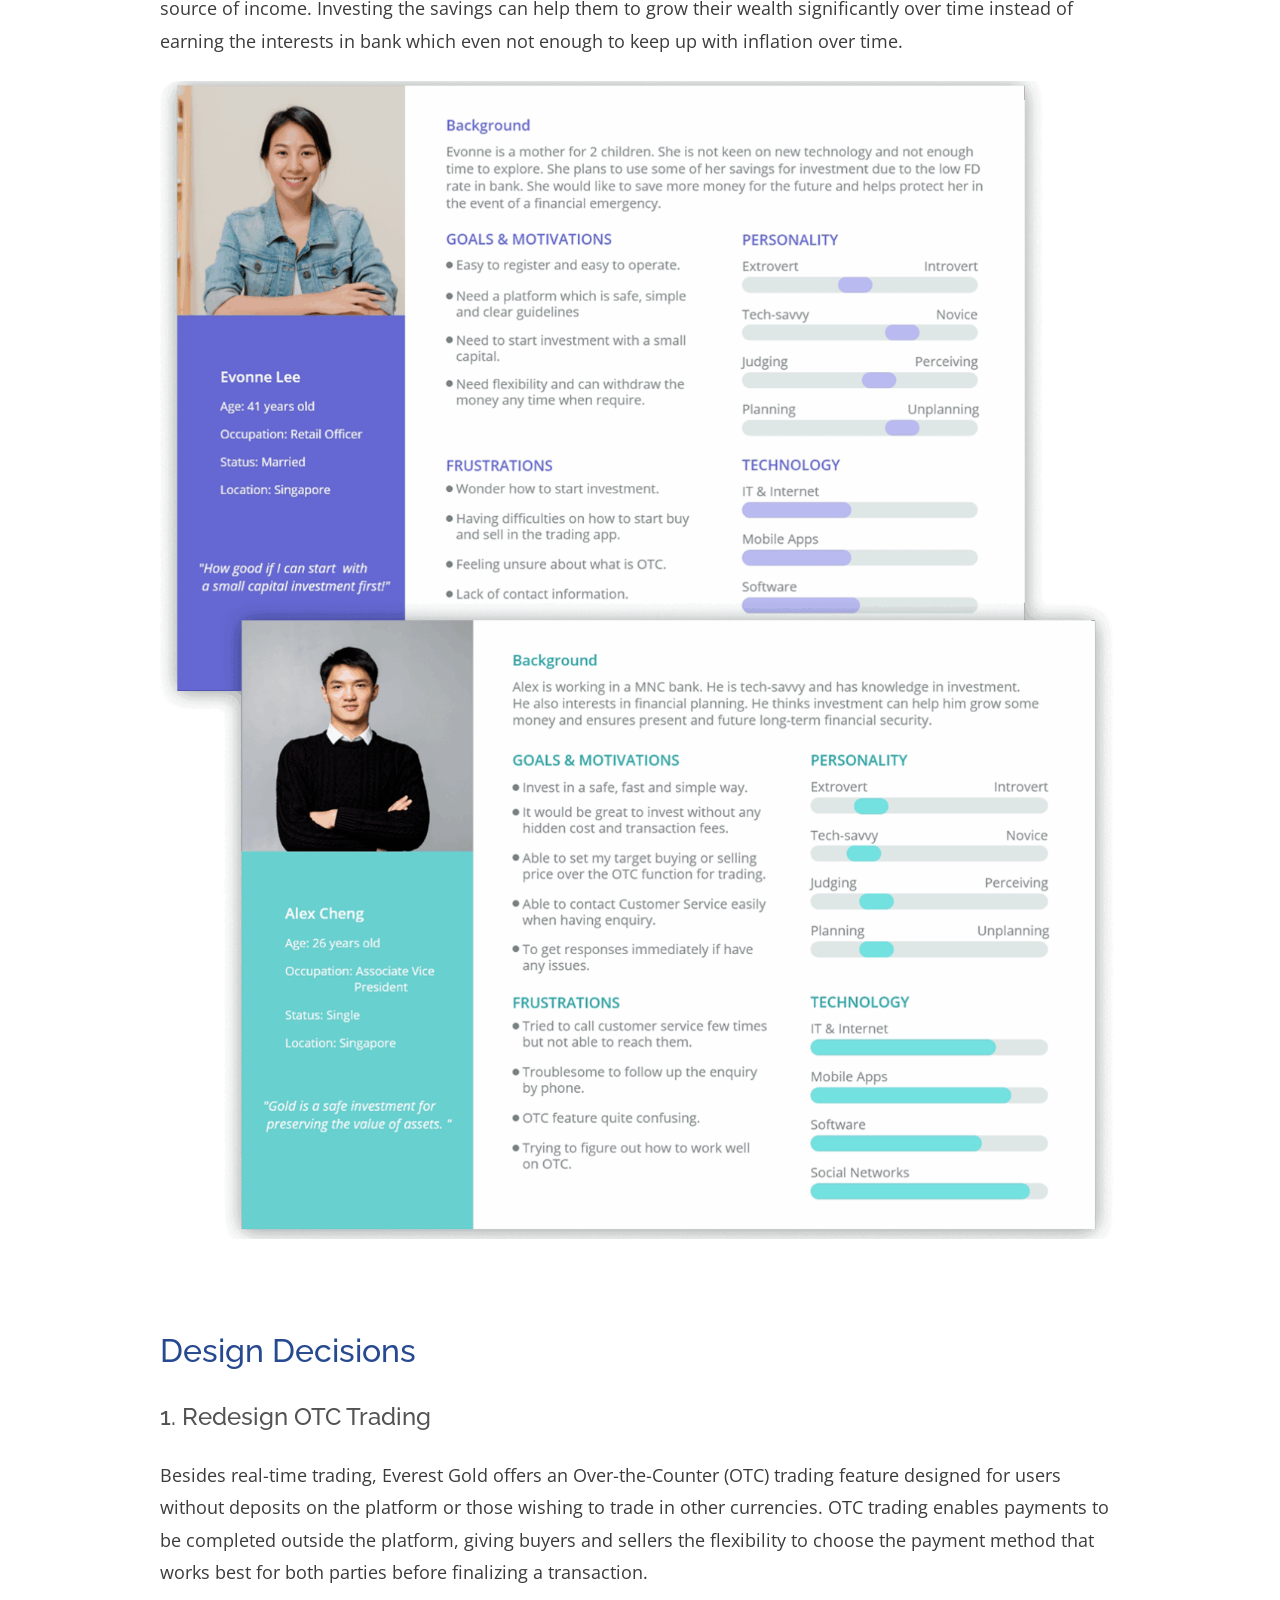
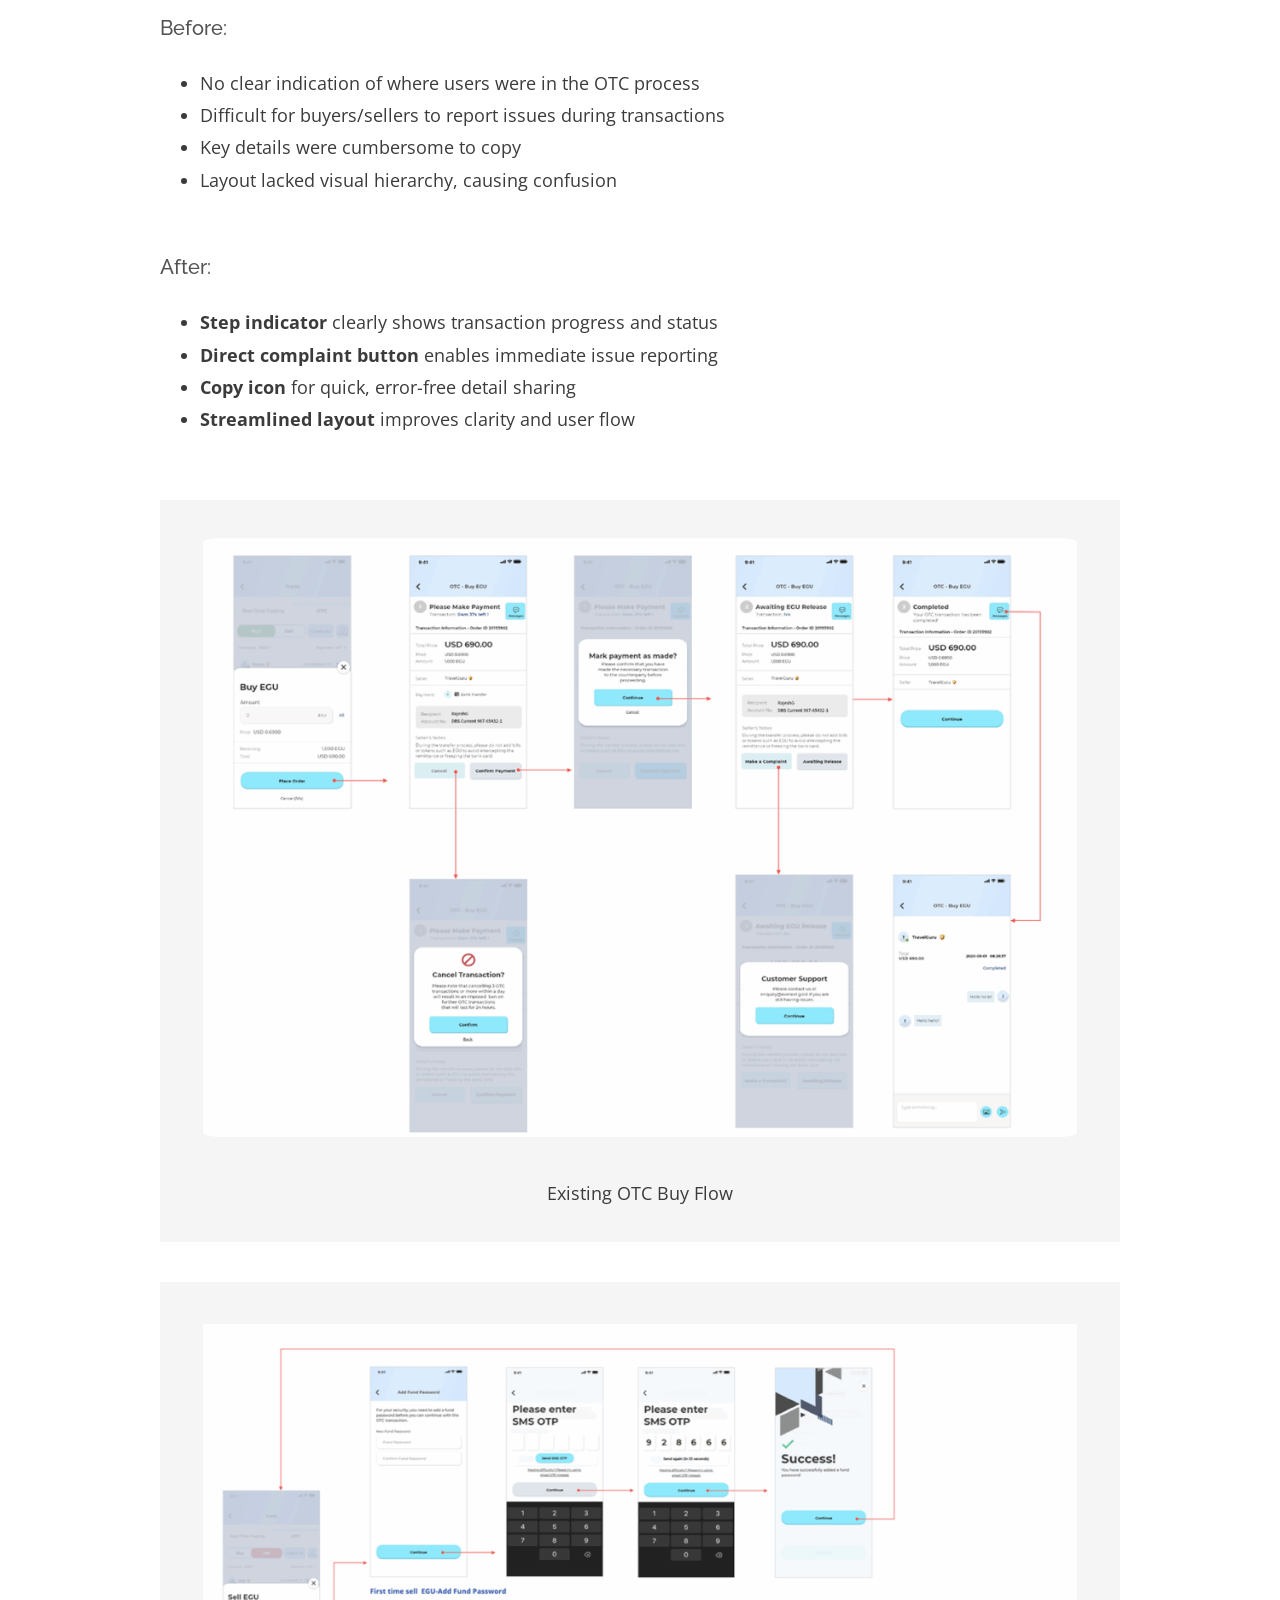
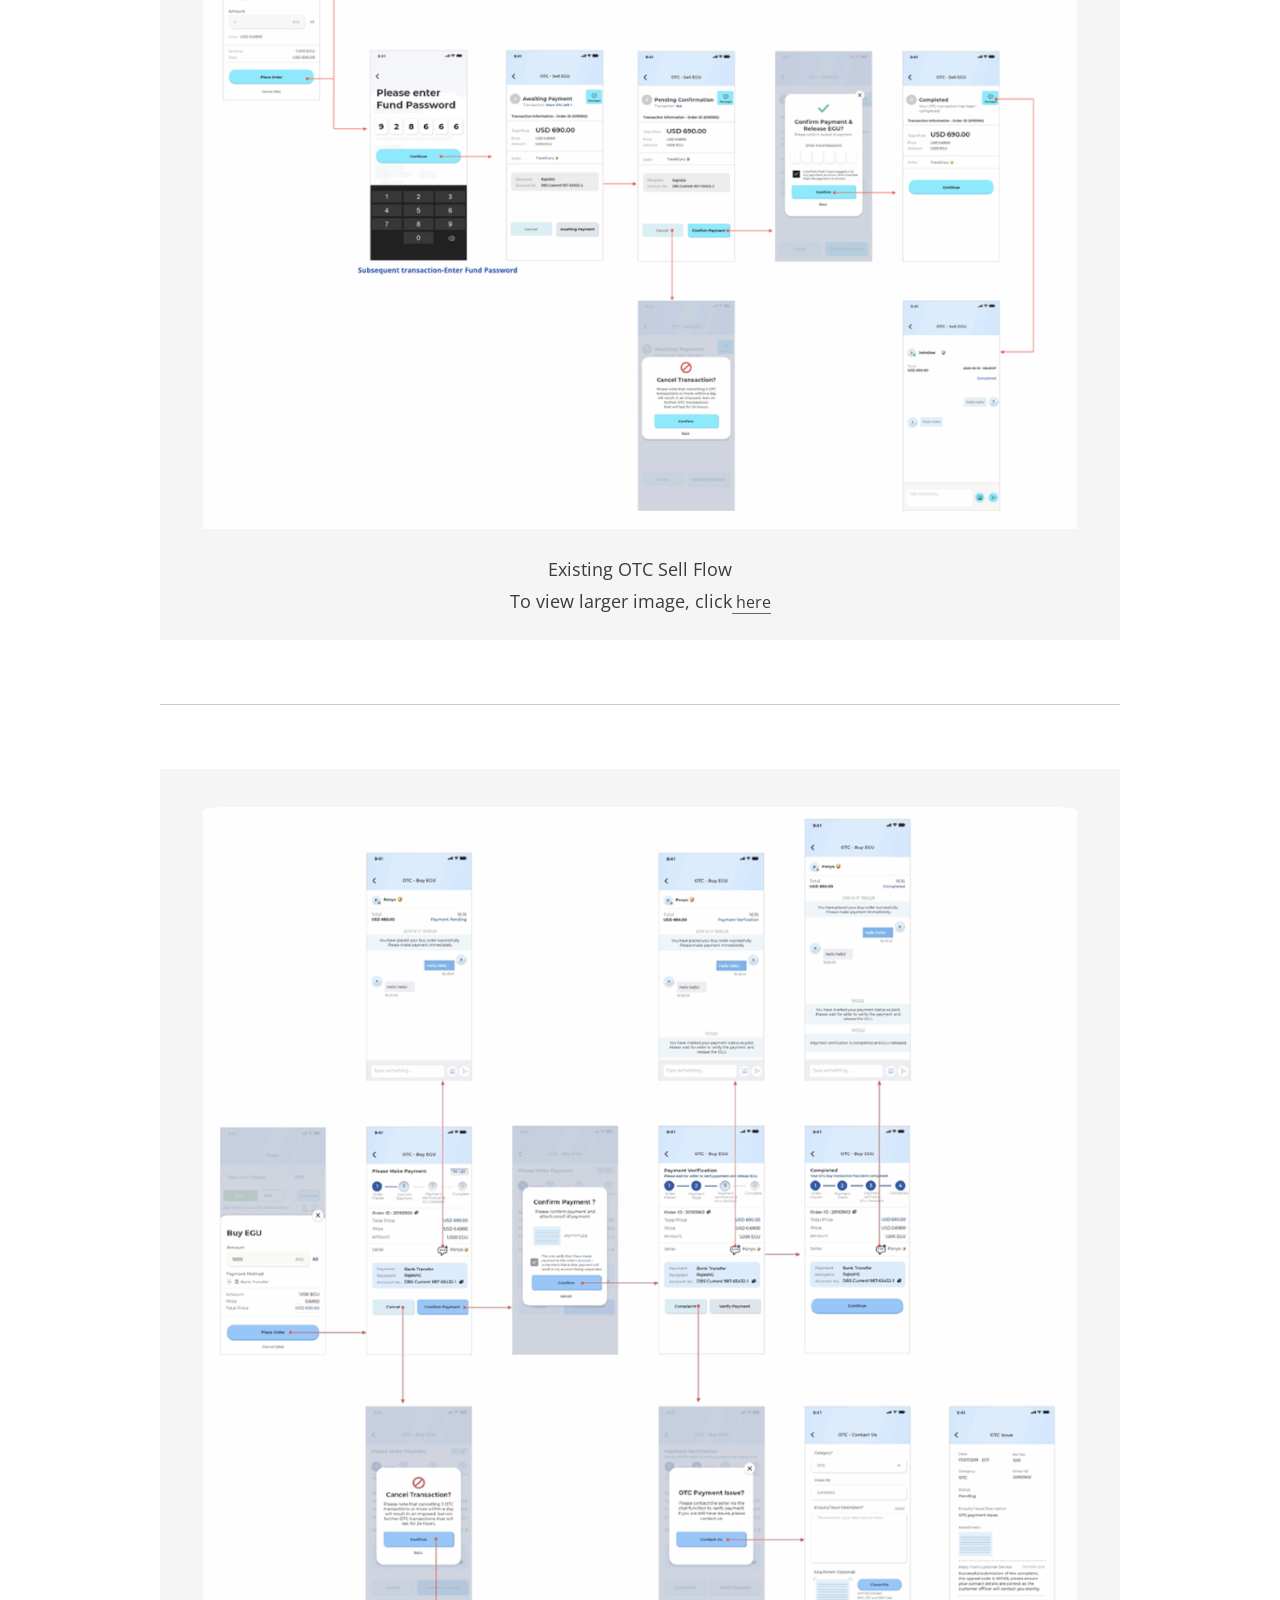
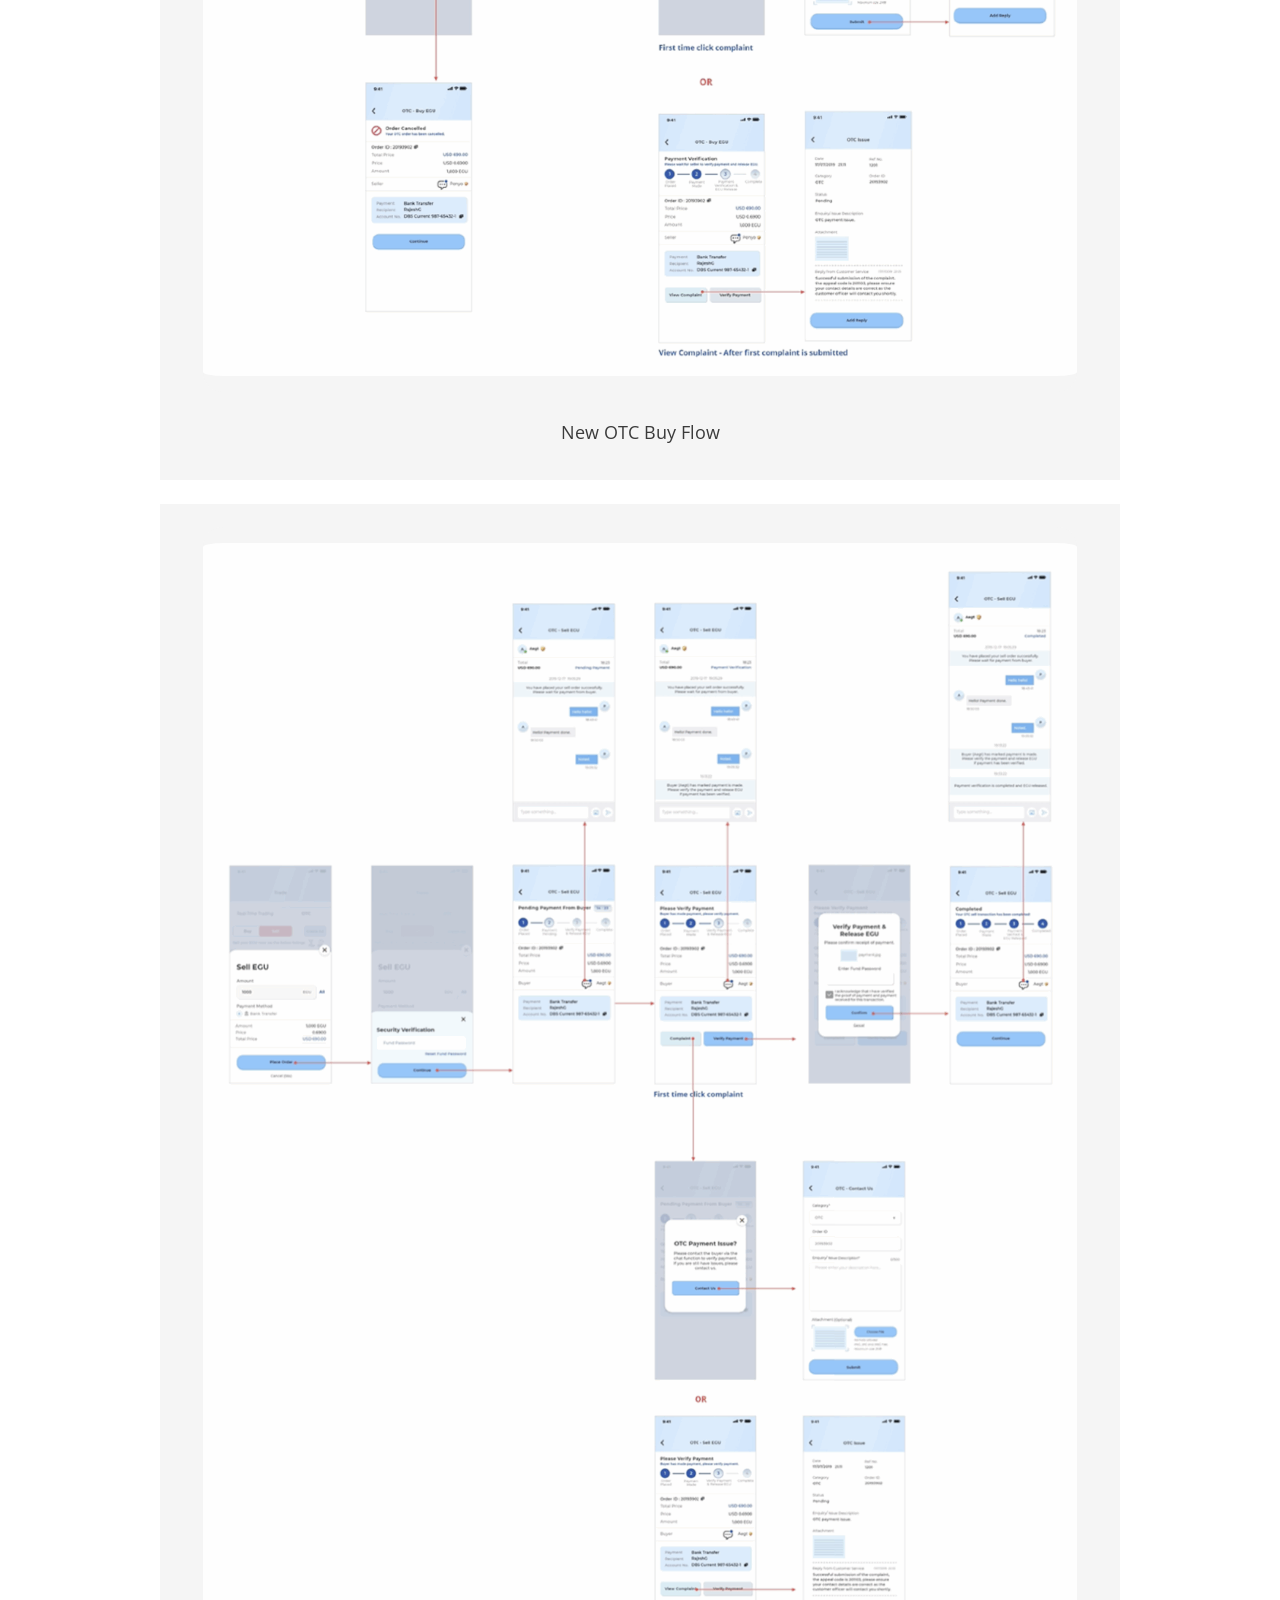
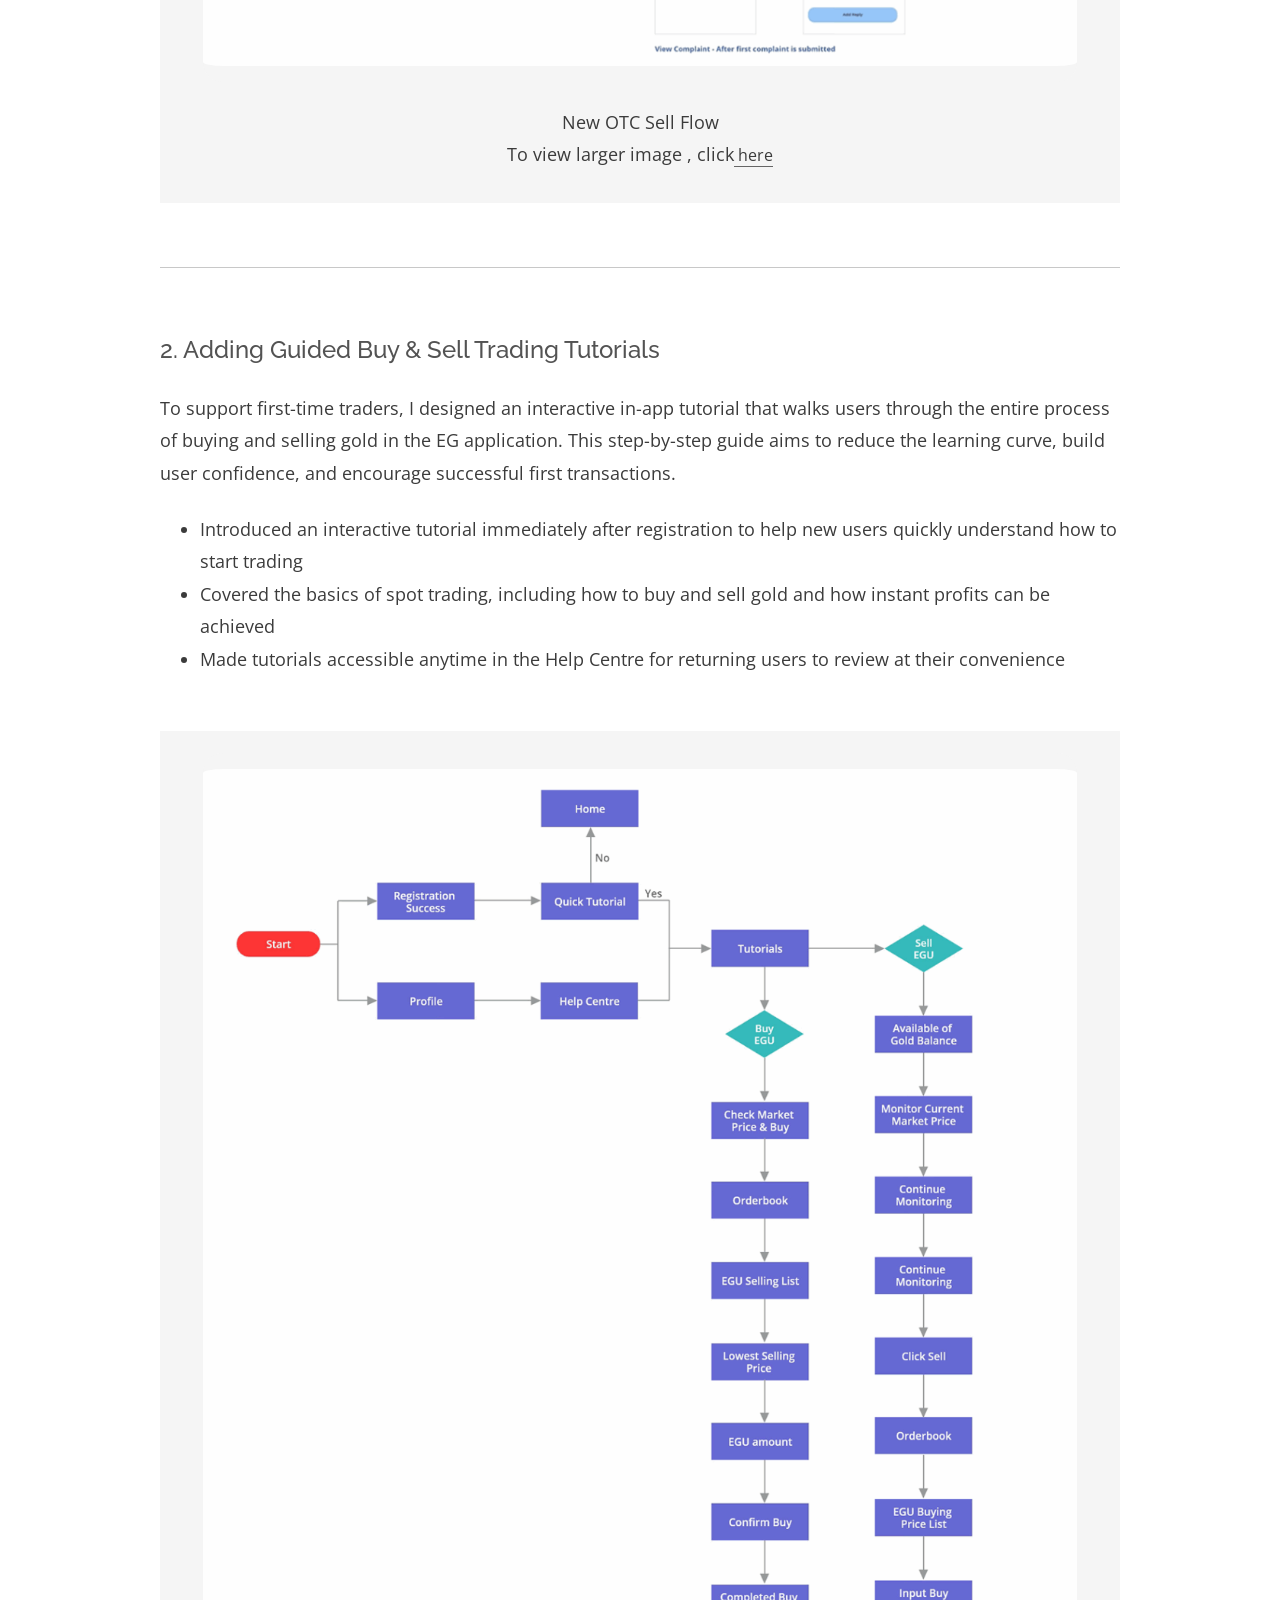
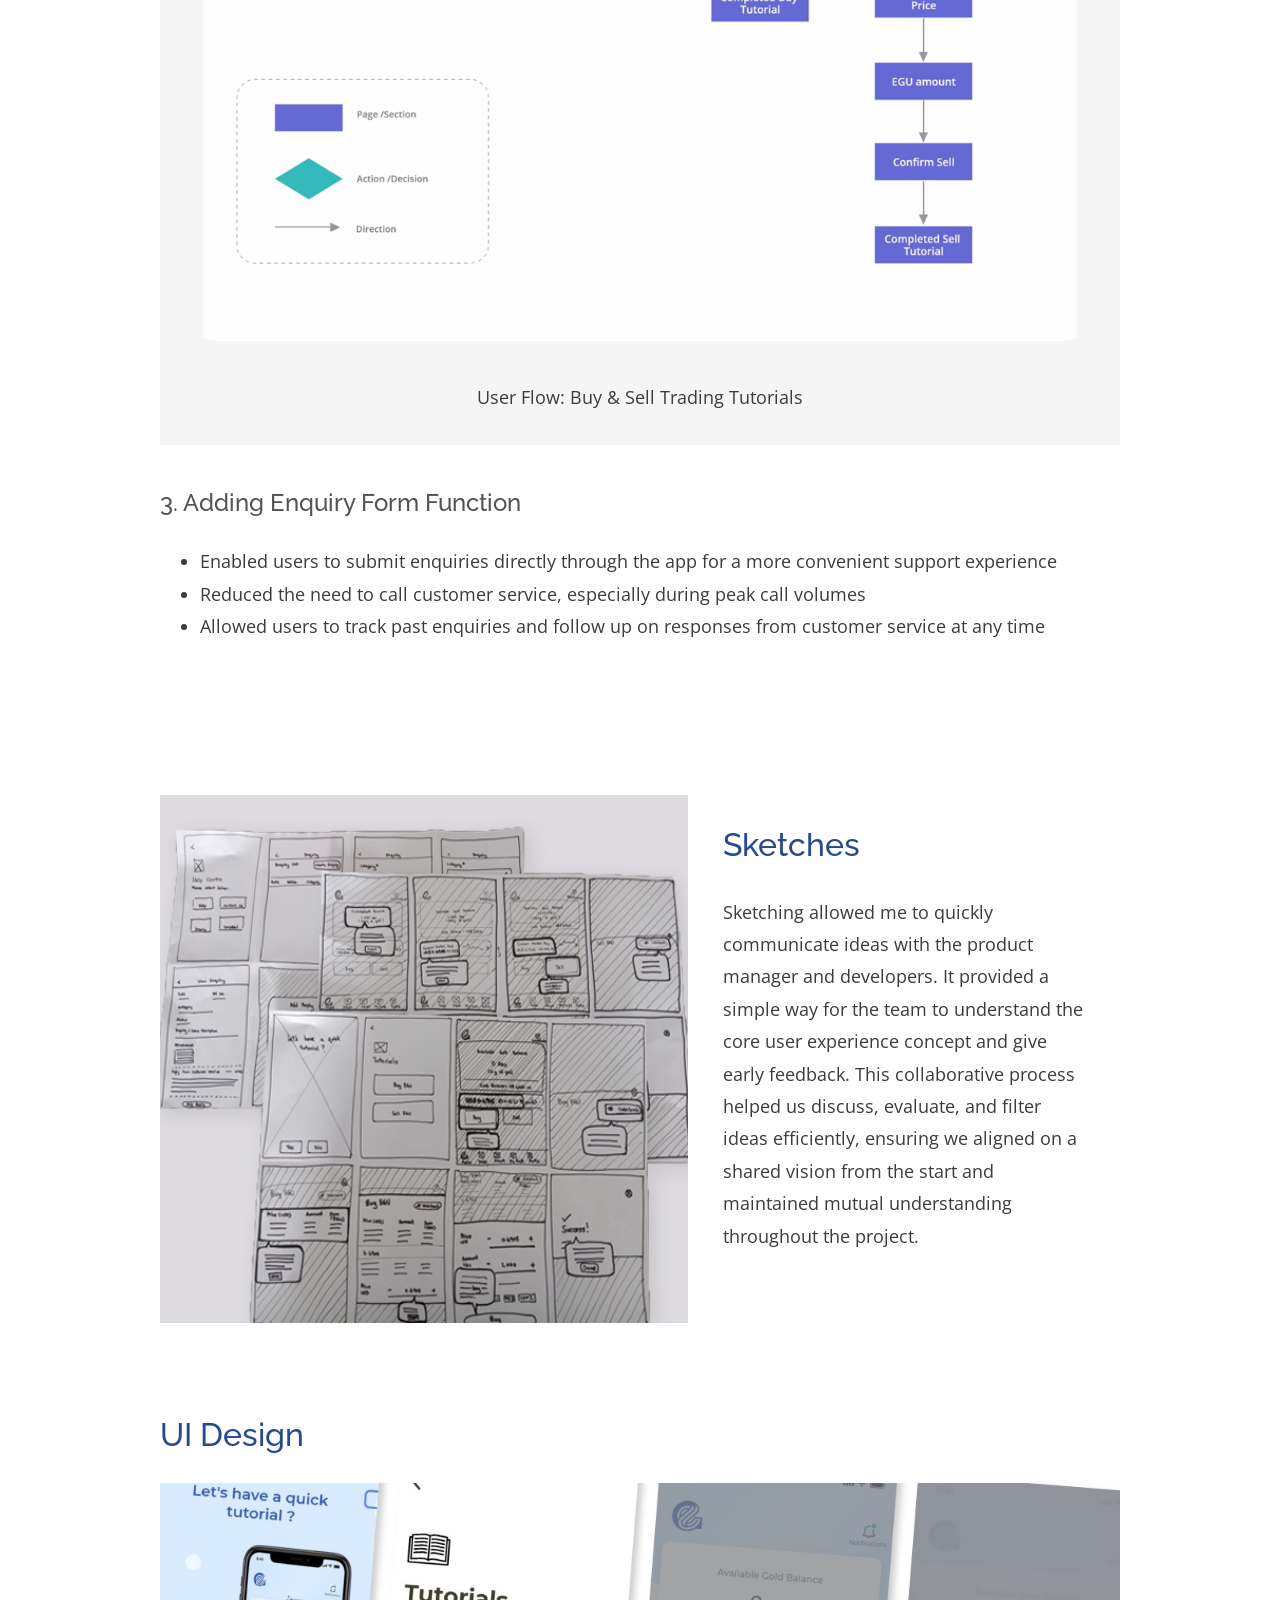
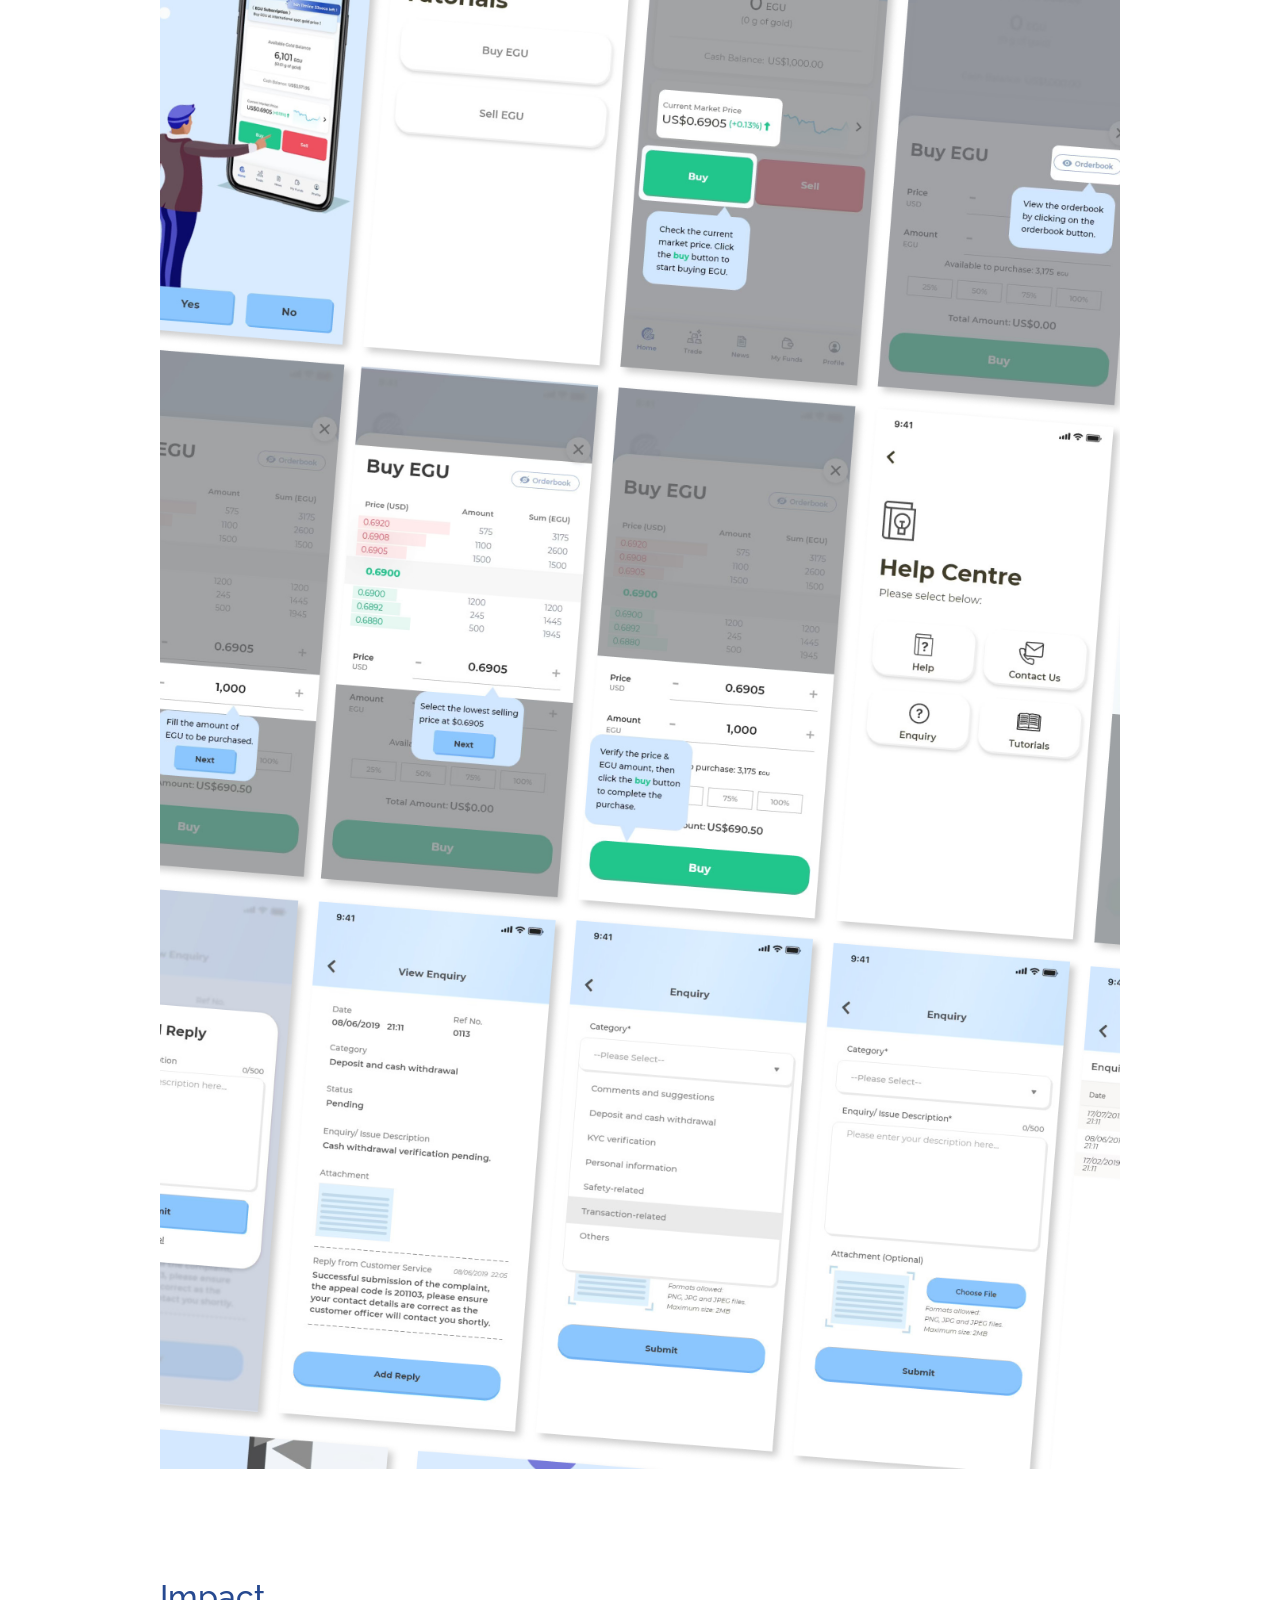
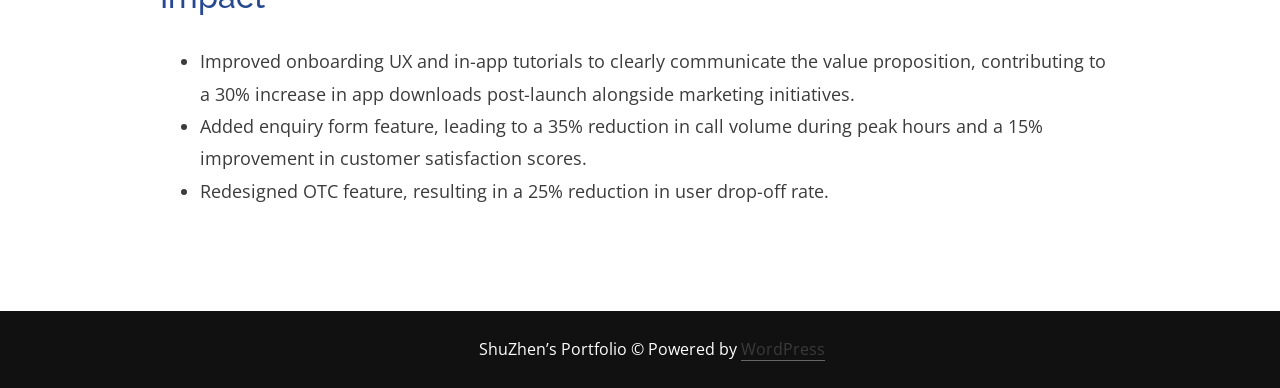
<file: eg-project/index.html>
<!DOCTYPE html>
<html lang="en-US">
<head>
	<meta charset="UTF-8" />
	<meta name="viewport" content="width=device-width, initial-scale=1" />
<meta name='robots' content='max-image-preview:large' />
	<style>img:is([sizes="auto" i], [sizes^="auto," i]) { contain-intrinsic-size: 3000px 1500px }</style>
	<title>EG Project</title>
<link rel="alternate" type="application/rss+xml" title=" &raquo; Feed" href="http://shuzhen-portfolio.local/feed/" />
<link rel="alternate" type="application/rss+xml" title=" &raquo; Comments Feed" href="http://shuzhen-portfolio.local/comments/feed/" />
<script>
window._wpemojiSettings = {"baseUrl":"https:\/\/s.w.org\/images\/core\/emoji\/16.0.1\/72x72\/","ext":".png","svgUrl":"https:\/\/s.w.org\/images\/core\/emoji\/16.0.1\/svg\/","svgExt":".svg","source":{"concatemoji":"http:\/\/shuzhen-portfolio.local\/wp-includes\/js\/wp-emoji-release.min.js?ver=6.8.3"}};
/*! This file is auto-generated */
!function(s,n){var o,i,e;function c(e){try{var t={supportTests:e,timestamp:(new Date).valueOf()};sessionStorage.setItem(o,JSON.stringify(t))}catch(e){}}function p(e,t,n){e.clearRect(0,0,e.canvas.width,e.canvas.height),e.fillText(t,0,0);var t=new Uint32Array(e.getImageData(0,0,e.canvas.width,e.canvas.height).data),a=(e.clearRect(0,0,e.canvas.width,e.canvas.height),e.fillText(n,0,0),new Uint32Array(e.getImageData(0,0,e.canvas.width,e.canvas.height).data));return t.every(function(e,t){return e===a[t]})}function u(e,t){e.clearRect(0,0,e.canvas.width,e.canvas.height),e.fillText(t,0,0);for(var n=e.getImageData(16,16,1,1),a=0;a<n.data.length;a++)if(0!==n.data[a])return!1;return!0}function f(e,t,n,a){switch(t){case"flag":return n(e,"\ud83c\udff3\ufe0f\u200d\u26a7\ufe0f","\ud83c\udff3\ufe0f\u200b\u26a7\ufe0f")?!1:!n(e,"\ud83c\udde8\ud83c\uddf6","\ud83c\udde8\u200b\ud83c\uddf6")&&!n(e,"\ud83c\udff4\udb40\udc67\udb40\udc62\udb40\udc65\udb40\udc6e\udb40\udc67\udb40\udc7f","\ud83c\udff4\u200b\udb40\udc67\u200b\udb40\udc62\u200b\udb40\udc65\u200b\udb40\udc6e\u200b\udb40\udc67\u200b\udb40\udc7f");case"emoji":return!a(e,"\ud83e\udedf")}return!1}function g(e,t,n,a){var r="undefined"!=typeof WorkerGlobalScope&&self instanceof WorkerGlobalScope?new OffscreenCanvas(300,150):s.createElement("canvas"),o=r.getContext("2d",{willReadFrequently:!0}),i=(o.textBaseline="top",o.font="600 32px Arial",{});return e.forEach(function(e){i[e]=t(o,e,n,a)}),i}function t(e){var t=s.createElement("script");t.src=e,t.defer=!0,s.head.appendChild(t)}"undefined"!=typeof Promise&&(o="wpEmojiSettingsSupports",i=["flag","emoji"],n.supports={everything:!0,everythingExceptFlag:!0},e=new Promise(function(e){s.addEventListener("DOMContentLoaded",e,{once:!0})}),new Promise(function(t){var n=function(){try{var e=JSON.parse(sessionStorage.getItem(o));if("object"==typeof e&&"number"==typeof e.timestamp&&(new Date).valueOf()<e.timestamp+604800&&"object"==typeof e.supportTests)return e.supportTests}catch(e){}return null}();if(!n){if("undefined"!=typeof Worker&&"undefined"!=typeof OffscreenCanvas&&"undefined"!=typeof URL&&URL.createObjectURL&&"undefined"!=typeof Blob)try{var e="postMessage("+g.toString()+"("+[JSON.stringify(i),f.toString(),p.toString(),u.toString()].join(",")+"));",a=new Blob([e],{type:"text/javascript"}),r=new Worker(URL.createObjectURL(a),{name:"wpTestEmojiSupports"});return void(r.onmessage=function(e){c(n=e.data),r.terminate(),t(n)})}catch(e){}c(n=g(i,f,p,u))}t(n)}).then(function(e){for(var t in e)n.supports[t]=e[t],n.supports.everything=n.supports.everything&&n.supports[t],"flag"!==t&&(n.supports.everythingExceptFlag=n.supports.everythingExceptFlag&&n.supports[t]);n.supports.everythingExceptFlag=n.supports.everythingExceptFlag&&!n.supports.flag,n.DOMReady=!1,n.readyCallback=function(){n.DOMReady=!0}}).then(function(){return e}).then(function(){var e;n.supports.everything||(n.readyCallback(),(e=n.source||{}).concatemoji?t(e.concatemoji):e.wpemoji&&e.twemoji&&(t(e.twemoji),t(e.wpemoji)))}))}((window,document),window._wpemojiSettings);
</script>
<style id='wp-block-site-logo-inline-css'>
.wp-block-site-logo{box-sizing:border-box;line-height:0}.wp-block-site-logo a{display:inline-block;line-height:0}.wp-block-site-logo.is-default-size img{height:auto;width:120px}.wp-block-site-logo img{height:auto;max-width:100%}.wp-block-site-logo a,.wp-block-site-logo img{border-radius:inherit}.wp-block-site-logo.aligncenter{margin-left:auto;margin-right:auto;text-align:center}:root :where(.wp-block-site-logo.is-style-rounded){border-radius:9999px}
</style>
<style id='wp-block-site-title-inline-css'>
.wp-block-site-title{box-sizing:border-box}.wp-block-site-title :where(a){color:inherit;font-family:inherit;font-size:inherit;font-style:inherit;font-weight:inherit;letter-spacing:inherit;line-height:inherit;text-decoration:inherit}
</style>
<style id='wp-block-navigation-link-inline-css'>
.wp-block-navigation .wp-block-navigation-item__label{overflow-wrap:break-word}.wp-block-navigation .wp-block-navigation-item__description{display:none}.link-ui-tools{border-top:1px solid #f0f0f0;padding:8px}.link-ui-block-inserter{padding-top:8px}.link-ui-block-inserter__back{margin-left:8px;text-transform:uppercase}
</style>
<link rel='stylesheet' id='wp-block-navigation-css' href='../wp-includes/blocks/navigation/style.min.css@ver=6.8.3.css' media='all' />
<style id='wp-block-group-inline-css'>
.wp-block-group{box-sizing:border-box}:where(.wp-block-group.wp-block-group-is-layout-constrained){position:relative}
</style>
<style id='wp-block-group-theme-inline-css'>
:where(.wp-block-group.has-background){padding:1.25em 2.375em}
</style>
<style id='wp-block-template-part-theme-inline-css'>
:root :where(.wp-block-template-part.has-background){margin-bottom:0;margin-top:0;padding:1.25em 2.375em}
</style>
<style id='wp-block-image-inline-css'>
.wp-block-image>a,.wp-block-image>figure>a{display:inline-block}.wp-block-image img{box-sizing:border-box;height:auto;max-width:100%;vertical-align:bottom}@media not (prefers-reduced-motion){.wp-block-image img.hide{visibility:hidden}.wp-block-image img.show{animation:show-content-image .4s}}.wp-block-image[style*=border-radius] img,.wp-block-image[style*=border-radius]>a{border-radius:inherit}.wp-block-image.has-custom-border img{box-sizing:border-box}.wp-block-image.aligncenter{text-align:center}.wp-block-image.alignfull>a,.wp-block-image.alignwide>a{width:100%}.wp-block-image.alignfull img,.wp-block-image.alignwide img{height:auto;width:100%}.wp-block-image .aligncenter,.wp-block-image .alignleft,.wp-block-image .alignright,.wp-block-image.aligncenter,.wp-block-image.alignleft,.wp-block-image.alignright{display:table}.wp-block-image .aligncenter>figcaption,.wp-block-image .alignleft>figcaption,.wp-block-image .alignright>figcaption,.wp-block-image.aligncenter>figcaption,.wp-block-image.alignleft>figcaption,.wp-block-image.alignright>figcaption{caption-side:bottom;display:table-caption}.wp-block-image .alignleft{float:left;margin:.5em 1em .5em 0}.wp-block-image .alignright{float:right;margin:.5em 0 .5em 1em}.wp-block-image .aligncenter{margin-left:auto;margin-right:auto}.wp-block-image :where(figcaption){margin-bottom:1em;margin-top:.5em}.wp-block-image.is-style-circle-mask img{border-radius:9999px}@supports ((-webkit-mask-image:none) or (mask-image:none)) or (-webkit-mask-image:none){.wp-block-image.is-style-circle-mask img{border-radius:0;-webkit-mask-image:url('data:image/svg+xml;utf8,<svg viewBox="0 0 100 100" xmlns="http://www.w3.org/2000/svg"><circle cx="50" cy="50" r="50"/></svg>');mask-image:url('data:image/svg+xml;utf8,<svg viewBox="0 0 100 100" xmlns="http://www.w3.org/2000/svg"><circle cx="50" cy="50" r="50"/></svg>');mask-mode:alpha;-webkit-mask-position:center;mask-position:center;-webkit-mask-repeat:no-repeat;mask-repeat:no-repeat;-webkit-mask-size:contain;mask-size:contain}}:root :where(.wp-block-image.is-style-rounded img,.wp-block-image .is-style-rounded img){border-radius:9999px}.wp-block-image figure{margin:0}.wp-lightbox-container{display:flex;flex-direction:column;position:relative}.wp-lightbox-container img{cursor:zoom-in}.wp-lightbox-container img:hover+button{opacity:1}.wp-lightbox-container button{align-items:center;-webkit-backdrop-filter:blur(16px) saturate(180%);backdrop-filter:blur(16px) saturate(180%);background-color:#5a5a5a40;border:none;border-radius:4px;cursor:zoom-in;display:flex;height:20px;justify-content:center;opacity:0;padding:0;position:absolute;right:16px;text-align:center;top:16px;width:20px;z-index:100}@media not (prefers-reduced-motion){.wp-lightbox-container button{transition:opacity .2s ease}}.wp-lightbox-container button:focus-visible{outline:3px auto #5a5a5a40;outline:3px auto -webkit-focus-ring-color;outline-offset:3px}.wp-lightbox-container button:hover{cursor:pointer;opacity:1}.wp-lightbox-container button:focus{opacity:1}.wp-lightbox-container button:focus,.wp-lightbox-container button:hover,.wp-lightbox-container button:not(:hover):not(:active):not(.has-background){background-color:#5a5a5a40;border:none}.wp-lightbox-overlay{box-sizing:border-box;cursor:zoom-out;height:100vh;left:0;overflow:hidden;position:fixed;top:0;visibility:hidden;width:100%;z-index:100000}.wp-lightbox-overlay .close-button{align-items:center;cursor:pointer;display:flex;justify-content:center;min-height:40px;min-width:40px;padding:0;position:absolute;right:calc(env(safe-area-inset-right) + 16px);top:calc(env(safe-area-inset-top) + 16px);z-index:5000000}.wp-lightbox-overlay .close-button:focus,.wp-lightbox-overlay .close-button:hover,.wp-lightbox-overlay .close-button:not(:hover):not(:active):not(.has-background){background:none;border:none}.wp-lightbox-overlay .lightbox-image-container{height:var(--wp--lightbox-container-height);left:50%;overflow:hidden;position:absolute;top:50%;transform:translate(-50%,-50%);transform-origin:top left;width:var(--wp--lightbox-container-width);z-index:9999999999}.wp-lightbox-overlay .wp-block-image{align-items:center;box-sizing:border-box;display:flex;height:100%;justify-content:center;margin:0;position:relative;transform-origin:0 0;width:100%;z-index:3000000}.wp-lightbox-overlay .wp-block-image img{height:var(--wp--lightbox-image-height);min-height:var(--wp--lightbox-image-height);min-width:var(--wp--lightbox-image-width);width:var(--wp--lightbox-image-width)}.wp-lightbox-overlay .wp-block-image figcaption{display:none}.wp-lightbox-overlay button{background:none;border:none}.wp-lightbox-overlay .scrim{background-color:#fff;height:100%;opacity:.9;position:absolute;width:100%;z-index:2000000}.wp-lightbox-overlay.active{visibility:visible}@media not (prefers-reduced-motion){.wp-lightbox-overlay.active{animation:turn-on-visibility .25s both}.wp-lightbox-overlay.active img{animation:turn-on-visibility .35s both}.wp-lightbox-overlay.show-closing-animation:not(.active){animation:turn-off-visibility .35s both}.wp-lightbox-overlay.show-closing-animation:not(.active) img{animation:turn-off-visibility .25s both}.wp-lightbox-overlay.zoom.active{animation:none;opacity:1;visibility:visible}.wp-lightbox-overlay.zoom.active .lightbox-image-container{animation:lightbox-zoom-in .4s}.wp-lightbox-overlay.zoom.active .lightbox-image-container img{animation:none}.wp-lightbox-overlay.zoom.active .scrim{animation:turn-on-visibility .4s forwards}.wp-lightbox-overlay.zoom.show-closing-animation:not(.active){animation:none}.wp-lightbox-overlay.zoom.show-closing-animation:not(.active) .lightbox-image-container{animation:lightbox-zoom-out .4s}.wp-lightbox-overlay.zoom.show-closing-animation:not(.active) .lightbox-image-container img{animation:none}.wp-lightbox-overlay.zoom.show-closing-animation:not(.active) .scrim{animation:turn-off-visibility .4s forwards}}@keyframes show-content-image{0%{visibility:hidden}99%{visibility:hidden}to{visibility:visible}}@keyframes turn-on-visibility{0%{opacity:0}to{opacity:1}}@keyframes turn-off-visibility{0%{opacity:1;visibility:visible}99%{opacity:0;visibility:visible}to{opacity:0;visibility:hidden}}@keyframes lightbox-zoom-in{0%{transform:translate(calc((-100vw + var(--wp--lightbox-scrollbar-width))/2 + var(--wp--lightbox-initial-left-position)),calc(-50vh + var(--wp--lightbox-initial-top-position))) scale(var(--wp--lightbox-scale))}to{transform:translate(-50%,-50%) scale(1)}}@keyframes lightbox-zoom-out{0%{transform:translate(-50%,-50%) scale(1);visibility:visible}99%{visibility:visible}to{transform:translate(calc((-100vw + var(--wp--lightbox-scrollbar-width))/2 + var(--wp--lightbox-initial-left-position)),calc(-50vh + var(--wp--lightbox-initial-top-position))) scale(var(--wp--lightbox-scale));visibility:hidden}}
</style>
<style id='wp-block-image-theme-inline-css'>
:root :where(.wp-block-image figcaption){color:#555;font-size:13px;text-align:center}.is-dark-theme :root :where(.wp-block-image figcaption){color:#ffffffa6}.wp-block-image{margin:0 0 1em}
</style>
<link rel='stylesheet' id='wp-block-gallery-css' href='../wp-includes/blocks/gallery/style.min.css@ver=6.8.3.css' media='all' />
<style id='wp-block-gallery-theme-inline-css'>
.blocks-gallery-caption{color:#555;font-size:13px;text-align:center}.is-dark-theme .blocks-gallery-caption{color:#ffffffa6}
</style>
<style id='wp-block-heading-inline-css'>
h1.has-background,h2.has-background,h3.has-background,h4.has-background,h5.has-background,h6.has-background{padding:1.25em 2.375em}h1.has-text-align-left[style*=writing-mode]:where([style*=vertical-lr]),h1.has-text-align-right[style*=writing-mode]:where([style*=vertical-rl]),h2.has-text-align-left[style*=writing-mode]:where([style*=vertical-lr]),h2.has-text-align-right[style*=writing-mode]:where([style*=vertical-rl]),h3.has-text-align-left[style*=writing-mode]:where([style*=vertical-lr]),h3.has-text-align-right[style*=writing-mode]:where([style*=vertical-rl]),h4.has-text-align-left[style*=writing-mode]:where([style*=vertical-lr]),h4.has-text-align-right[style*=writing-mode]:where([style*=vertical-rl]),h5.has-text-align-left[style*=writing-mode]:where([style*=vertical-lr]),h5.has-text-align-right[style*=writing-mode]:where([style*=vertical-rl]),h6.has-text-align-left[style*=writing-mode]:where([style*=vertical-lr]),h6.has-text-align-right[style*=writing-mode]:where([style*=vertical-rl]){rotate:180deg}
</style>
<style id='wp-block-paragraph-inline-css'>
.is-small-text{font-size:.875em}.is-regular-text{font-size:1em}.is-large-text{font-size:2.25em}.is-larger-text{font-size:3em}.has-drop-cap:not(:focus):first-letter{float:left;font-size:8.4em;font-style:normal;font-weight:100;line-height:.68;margin:.05em .1em 0 0;text-transform:uppercase}body.rtl .has-drop-cap:not(:focus):first-letter{float:none;margin-left:.1em}p.has-drop-cap.has-background{overflow:hidden}:root :where(p.has-background){padding:1.25em 2.375em}:where(p.has-text-color:not(.has-link-color)) a{color:inherit}p.has-text-align-left[style*="writing-mode:vertical-lr"],p.has-text-align-right[style*="writing-mode:vertical-rl"]{rotate:180deg}
</style>
<style id='wp-block-columns-inline-css'>
.wp-block-columns{align-items:normal!important;box-sizing:border-box;display:flex;flex-wrap:wrap!important}@media (min-width:782px){.wp-block-columns{flex-wrap:nowrap!important}}.wp-block-columns.are-vertically-aligned-top{align-items:flex-start}.wp-block-columns.are-vertically-aligned-center{align-items:center}.wp-block-columns.are-vertically-aligned-bottom{align-items:flex-end}@media (max-width:781px){.wp-block-columns:not(.is-not-stacked-on-mobile)>.wp-block-column{flex-basis:100%!important}}@media (min-width:782px){.wp-block-columns:not(.is-not-stacked-on-mobile)>.wp-block-column{flex-basis:0;flex-grow:1}.wp-block-columns:not(.is-not-stacked-on-mobile)>.wp-block-column[style*=flex-basis]{flex-grow:0}}.wp-block-columns.is-not-stacked-on-mobile{flex-wrap:nowrap!important}.wp-block-columns.is-not-stacked-on-mobile>.wp-block-column{flex-basis:0;flex-grow:1}.wp-block-columns.is-not-stacked-on-mobile>.wp-block-column[style*=flex-basis]{flex-grow:0}:where(.wp-block-columns){margin-bottom:1.75em}:where(.wp-block-columns.has-background){padding:1.25em 2.375em}.wp-block-column{flex-grow:1;min-width:0;overflow-wrap:break-word;word-break:break-word}.wp-block-column.is-vertically-aligned-top{align-self:flex-start}.wp-block-column.is-vertically-aligned-center{align-self:center}.wp-block-column.is-vertically-aligned-bottom{align-self:flex-end}.wp-block-column.is-vertically-aligned-stretch{align-self:stretch}.wp-block-column.is-vertically-aligned-bottom,.wp-block-column.is-vertically-aligned-center,.wp-block-column.is-vertically-aligned-top{width:100%}
</style>
<style id='wp-block-list-inline-css'>
ol,ul{box-sizing:border-box}:root :where(.wp-block-list.has-background){padding:1.25em 2.375em}
</style>
<style id='wp-block-separator-inline-css'>
@charset "UTF-8";.wp-block-separator{border:none;border-top:2px solid}:root :where(.wp-block-separator.is-style-dots){height:auto;line-height:1;text-align:center}:root :where(.wp-block-separator.is-style-dots):before{color:currentColor;content:"···";font-family:serif;font-size:1.5em;letter-spacing:2em;padding-left:2em}.wp-block-separator.is-style-dots{background:none!important;border:none!important}
</style>
<style id='wp-block-separator-theme-inline-css'>
.wp-block-separator.has-css-opacity{opacity:.4}.wp-block-separator{border:none;border-bottom:2px solid;margin-left:auto;margin-right:auto}.wp-block-separator.has-alpha-channel-opacity{opacity:1}.wp-block-separator:not(.is-style-wide):not(.is-style-dots){width:100px}.wp-block-separator.has-background:not(.is-style-dots){border-bottom:none;height:1px}.wp-block-separator.has-background:not(.is-style-wide):not(.is-style-dots){height:2px}
</style>
<style id='wp-block-media-text-inline-css'>
.wp-block-media-text{box-sizing:border-box;
  /*!rtl:begin:ignore*/direction:ltr;
  /*!rtl:end:ignore*/display:grid;grid-template-columns:50% 1fr;grid-template-rows:auto}.wp-block-media-text.has-media-on-the-right{grid-template-columns:1fr 50%}.wp-block-media-text.is-vertically-aligned-top>.wp-block-media-text__content,.wp-block-media-text.is-vertically-aligned-top>.wp-block-media-text__media{align-self:start}.wp-block-media-text.is-vertically-aligned-center>.wp-block-media-text__content,.wp-block-media-text.is-vertically-aligned-center>.wp-block-media-text__media,.wp-block-media-text>.wp-block-media-text__content,.wp-block-media-text>.wp-block-media-text__media{align-self:center}.wp-block-media-text.is-vertically-aligned-bottom>.wp-block-media-text__content,.wp-block-media-text.is-vertically-aligned-bottom>.wp-block-media-text__media{align-self:end}.wp-block-media-text>.wp-block-media-text__media{
  /*!rtl:begin:ignore*/grid-column:1;grid-row:1;
  /*!rtl:end:ignore*/margin:0}.wp-block-media-text>.wp-block-media-text__content{direction:ltr;
  /*!rtl:begin:ignore*/grid-column:2;grid-row:1;
  /*!rtl:end:ignore*/padding:0 8%;word-break:break-word}.wp-block-media-text.has-media-on-the-right>.wp-block-media-text__media{
  /*!rtl:begin:ignore*/grid-column:2;grid-row:1
  /*!rtl:end:ignore*/}.wp-block-media-text.has-media-on-the-right>.wp-block-media-text__content{
  /*!rtl:begin:ignore*/grid-column:1;grid-row:1
  /*!rtl:end:ignore*/}.wp-block-media-text__media a{display:block}.wp-block-media-text__media img,.wp-block-media-text__media video{height:auto;max-width:unset;vertical-align:middle;width:100%}.wp-block-media-text.is-image-fill>.wp-block-media-text__media{background-size:cover;height:100%;min-height:250px}.wp-block-media-text.is-image-fill>.wp-block-media-text__media>a{display:block;height:100%}.wp-block-media-text.is-image-fill>.wp-block-media-text__media img{height:1px;margin:-1px;overflow:hidden;padding:0;position:absolute;width:1px;clip:rect(0,0,0,0);border:0}.wp-block-media-text.is-image-fill-element>.wp-block-media-text__media{height:100%;min-height:250px;position:relative}.wp-block-media-text.is-image-fill-element>.wp-block-media-text__media>a{display:block;height:100%}.wp-block-media-text.is-image-fill-element>.wp-block-media-text__media img{height:100%;object-fit:cover;position:absolute;width:100%}@media (max-width:600px){.wp-block-media-text.is-stacked-on-mobile{grid-template-columns:100%!important}.wp-block-media-text.is-stacked-on-mobile>.wp-block-media-text__media{grid-column:1;grid-row:1}.wp-block-media-text.is-stacked-on-mobile>.wp-block-media-text__content{grid-column:1;grid-row:2}}
</style>
<style id='wp-block-post-content-inline-css'>
.wp-block-post-content{display:flow-root}
</style>
<style id='wp-emoji-styles-inline-css'>

	img.wp-smiley, img.emoji {
		display: inline !important;
		border: none !important;
		box-shadow: none !important;
		height: 1em !important;
		width: 1em !important;
		margin: 0 0.07em !important;
		vertical-align: -0.1em !important;
		background: none !important;
		padding: 0 !important;
	}
</style>
<style id='wp-block-library-inline-css'>
:root{--wp-admin-theme-color:#007cba;--wp-admin-theme-color--rgb:0,124,186;--wp-admin-theme-color-darker-10:#006ba1;--wp-admin-theme-color-darker-10--rgb:0,107,161;--wp-admin-theme-color-darker-20:#005a87;--wp-admin-theme-color-darker-20--rgb:0,90,135;--wp-admin-border-width-focus:2px;--wp-block-synced-color:#7a00df;--wp-block-synced-color--rgb:122,0,223;--wp-bound-block-color:var(--wp-block-synced-color)}@media (min-resolution:192dpi){:root{--wp-admin-border-width-focus:1.5px}}.wp-element-button{cursor:pointer}:root{--wp--preset--font-size--normal:16px;--wp--preset--font-size--huge:42px}:root .has-very-light-gray-background-color{background-color:#eee}:root .has-very-dark-gray-background-color{background-color:#313131}:root .has-very-light-gray-color{color:#eee}:root .has-very-dark-gray-color{color:#313131}:root .has-vivid-green-cyan-to-vivid-cyan-blue-gradient-background{background:linear-gradient(135deg,#00d084,#0693e3)}:root .has-purple-crush-gradient-background{background:linear-gradient(135deg,#34e2e4,#4721fb 50%,#ab1dfe)}:root .has-hazy-dawn-gradient-background{background:linear-gradient(135deg,#faaca8,#dad0ec)}:root .has-subdued-olive-gradient-background{background:linear-gradient(135deg,#fafae1,#67a671)}:root .has-atomic-cream-gradient-background{background:linear-gradient(135deg,#fdd79a,#004a59)}:root .has-nightshade-gradient-background{background:linear-gradient(135deg,#330968,#31cdcf)}:root .has-midnight-gradient-background{background:linear-gradient(135deg,#020381,#2874fc)}.has-regular-font-size{font-size:1em}.has-larger-font-size{font-size:2.625em}.has-normal-font-size{font-size:var(--wp--preset--font-size--normal)}.has-huge-font-size{font-size:var(--wp--preset--font-size--huge)}.has-text-align-center{text-align:center}.has-text-align-left{text-align:left}.has-text-align-right{text-align:right}#end-resizable-editor-section{display:none}.aligncenter{clear:both}.items-justified-left{justify-content:flex-start}.items-justified-center{justify-content:center}.items-justified-right{justify-content:flex-end}.items-justified-space-between{justify-content:space-between}.screen-reader-text{border:0;clip-path:inset(50%);height:1px;margin:-1px;overflow:hidden;padding:0;position:absolute;width:1px;word-wrap:normal!important}.screen-reader-text:focus{background-color:#ddd;clip-path:none;color:#444;display:block;font-size:1em;height:auto;left:5px;line-height:normal;padding:15px 23px 14px;text-decoration:none;top:5px;width:auto;z-index:100000}html :where(.has-border-color){border-style:solid}html :where([style*=border-top-color]){border-top-style:solid}html :where([style*=border-right-color]){border-right-style:solid}html :where([style*=border-bottom-color]){border-bottom-style:solid}html :where([style*=border-left-color]){border-left-style:solid}html :where([style*=border-width]){border-style:solid}html :where([style*=border-top-width]){border-top-style:solid}html :where([style*=border-right-width]){border-right-style:solid}html :where([style*=border-bottom-width]){border-bottom-style:solid}html :where([style*=border-left-width]){border-left-style:solid}html :where(img[class*=wp-image-]){height:auto;max-width:100%}:where(figure){margin:0 0 1em}html :where(.is-position-sticky){--wp-admin--admin-bar--position-offset:var(--wp-admin--admin-bar--height,0px)}@media screen and (max-width:600px){html :where(.is-position-sticky){--wp-admin--admin-bar--position-offset:0px}}
</style>
<style id='global-styles-inline-css'>
:root{--wp--preset--aspect-ratio--square: 1;--wp--preset--aspect-ratio--4-3: 4/3;--wp--preset--aspect-ratio--3-4: 3/4;--wp--preset--aspect-ratio--3-2: 3/2;--wp--preset--aspect-ratio--2-3: 2/3;--wp--preset--aspect-ratio--16-9: 16/9;--wp--preset--aspect-ratio--9-16: 9/16;--wp--preset--color--black: #000000;--wp--preset--color--cyan-bluish-gray: #abb8c3;--wp--preset--color--white: #ffffff;--wp--preset--color--pale-pink: #f78da7;--wp--preset--color--vivid-red: #cf2e2e;--wp--preset--color--luminous-vivid-orange: #ff6900;--wp--preset--color--luminous-vivid-amber: #fcb900;--wp--preset--color--light-green-cyan: #7bdcb5;--wp--preset--color--vivid-green-cyan: #00d084;--wp--preset--color--pale-cyan-blue: #8ed1fc;--wp--preset--color--vivid-cyan-blue: #0693e3;--wp--preset--color--vivid-purple: #9b51e0;--wp--preset--color--primary: #111111;--wp--preset--color--primary-second: #2f2f2f;--wp--preset--color--secondary: #666666;--wp--preset--color--background: #ffffff;--wp--preset--color--background-secondary: #f6f6f6;--wp--preset--color--additional: #c8c8c8;--wp--preset--gradient--vivid-cyan-blue-to-vivid-purple: linear-gradient(135deg,rgba(6,147,227,1) 0%,rgb(155,81,224) 100%);--wp--preset--gradient--light-green-cyan-to-vivid-green-cyan: linear-gradient(135deg,rgb(122,220,180) 0%,rgb(0,208,130) 100%);--wp--preset--gradient--luminous-vivid-amber-to-luminous-vivid-orange: linear-gradient(135deg,rgba(252,185,0,1) 0%,rgba(255,105,0,1) 100%);--wp--preset--gradient--luminous-vivid-orange-to-vivid-red: linear-gradient(135deg,rgba(255,105,0,1) 0%,rgb(207,46,46) 100%);--wp--preset--gradient--very-light-gray-to-cyan-bluish-gray: linear-gradient(135deg,rgb(238,238,238) 0%,rgb(169,184,195) 100%);--wp--preset--gradient--cool-to-warm-spectrum: linear-gradient(135deg,rgb(74,234,220) 0%,rgb(151,120,209) 20%,rgb(207,42,186) 40%,rgb(238,44,130) 60%,rgb(251,105,98) 80%,rgb(254,248,76) 100%);--wp--preset--gradient--blush-light-purple: linear-gradient(135deg,rgb(255,206,236) 0%,rgb(152,150,240) 100%);--wp--preset--gradient--blush-bordeaux: linear-gradient(135deg,rgb(254,205,165) 0%,rgb(254,45,45) 50%,rgb(107,0,62) 100%);--wp--preset--gradient--luminous-dusk: linear-gradient(135deg,rgb(255,203,112) 0%,rgb(199,81,192) 50%,rgb(65,88,208) 100%);--wp--preset--gradient--pale-ocean: linear-gradient(135deg,rgb(255,245,203) 0%,rgb(182,227,212) 50%,rgb(51,167,181) 100%);--wp--preset--gradient--electric-grass: linear-gradient(135deg,rgb(202,248,128) 0%,rgb(113,206,126) 100%);--wp--preset--gradient--midnight: linear-gradient(135deg,rgb(2,3,129) 0%,rgb(40,116,252) 100%);--wp--preset--font-size--small: clamp(14px, 0.875rem + ((1vw - 3.2px) * 0.217), 16px);--wp--preset--font-size--medium: clamp(18px, 1.125rem + ((1vw - 3.2px) * 0.217), 20px);--wp--preset--font-size--large: clamp(20px, 1.25rem + ((1vw - 3.2px) * 0.435), 24px);--wp--preset--font-size--x-large: clamp(24px, 1.5rem + ((1vw - 3.2px) * 0.87), 32px);--wp--preset--font-size--tiny: clamp(12px, 0.75rem + ((1vw - 3.2px) * 0.217), 14px);--wp--preset--font-size--normal: clamp(16px, 1rem + ((1vw - 3.2px) * 0.217), 18px);--wp--preset--font-size--xx-large: clamp(32px, 2rem + ((1vw - 3.2px) * 1.087), 42px);--wp--preset--font-family--dmsans: "DM Sans", sans-serif;--wp--preset--font-family--roboto: Roboto, sans-serif;--wp--preset--font-family--open-sans: "Open Sans", sans-serif;--wp--preset--font-family--poppins: Poppins, sans-serif;--wp--preset--font-family--lora: Lora, serif;--wp--preset--font-family--raleway: Raleway, sans-serif;--wp--preset--spacing--20: 16px;--wp--preset--spacing--30: 24px;--wp--preset--spacing--40: clamp(24px, 6vw, 32px);--wp--preset--spacing--50: clamp(32px, 7.5vw, 40px);--wp--preset--spacing--60: clamp(48px, 9vw, 64px);--wp--preset--spacing--70: 3.38rem;--wp--preset--spacing--80: 5.06rem;--wp--preset--spacing--10: 8px;--wp--preset--shadow--natural: 6px 6px 9px rgba(0, 0, 0, 0.2);--wp--preset--shadow--deep: 12px 12px 50px rgba(0, 0, 0, 0.4);--wp--preset--shadow--sharp: 6px 6px 0px rgba(0, 0, 0, 0.2);--wp--preset--shadow--outlined: 6px 6px 0px -3px rgba(255, 255, 255, 1), 6px 6px rgba(0, 0, 0, 1);--wp--preset--shadow--crisp: 6px 6px 0px rgba(0, 0, 0, 1);--wp--custom--typography--line-height--normal: 1.35;}:root { --wp--style--global--content-size: 960px;--wp--style--global--wide-size: 1240px; }:where(body) { margin: 0; }.wp-site-blocks > .alignleft { float: left; margin-right: 2em; }.wp-site-blocks > .alignright { float: right; margin-left: 2em; }.wp-site-blocks > .aligncenter { justify-content: center; margin-left: auto; margin-right: auto; }:where(.wp-site-blocks) > * { margin-block-start: 24px; margin-block-end: 0; }:where(.wp-site-blocks) > :first-child { margin-block-start: 0; }:where(.wp-site-blocks) > :last-child { margin-block-end: 0; }:root { --wp--style--block-gap: 24px; }:root :where(.is-layout-flow) > :first-child{margin-block-start: 0;}:root :where(.is-layout-flow) > :last-child{margin-block-end: 0;}:root :where(.is-layout-flow) > *{margin-block-start: 24px;margin-block-end: 0;}:root :where(.is-layout-constrained) > :first-child{margin-block-start: 0;}:root :where(.is-layout-constrained) > :last-child{margin-block-end: 0;}:root :where(.is-layout-constrained) > *{margin-block-start: 24px;margin-block-end: 0;}:root :where(.is-layout-flex){gap: 24px;}:root :where(.is-layout-grid){gap: 24px;}.is-layout-flow > .alignleft{float: left;margin-inline-start: 0;margin-inline-end: 2em;}.is-layout-flow > .alignright{float: right;margin-inline-start: 2em;margin-inline-end: 0;}.is-layout-flow > .aligncenter{margin-left: auto !important;margin-right: auto !important;}.is-layout-constrained > .alignleft{float: left;margin-inline-start: 0;margin-inline-end: 2em;}.is-layout-constrained > .alignright{float: right;margin-inline-start: 2em;margin-inline-end: 0;}.is-layout-constrained > .aligncenter{margin-left: auto !important;margin-right: auto !important;}.is-layout-constrained > :where(:not(.alignleft):not(.alignright):not(.alignfull)){max-width: var(--wp--style--global--content-size);margin-left: auto !important;margin-right: auto !important;}.is-layout-constrained > .alignwide{max-width: var(--wp--style--global--wide-size);}body .is-layout-flex{display: flex;}.is-layout-flex{flex-wrap: wrap;align-items: center;}.is-layout-flex > :is(*, div){margin: 0;}body .is-layout-grid{display: grid;}.is-layout-grid > :is(*, div){margin: 0;}body{background-color: var(--wp--preset--color--background);color: #3b3b3b;font-family: var(--wp--preset--font-family--open-sans);font-size: var(--wp--preset--font-size--normal);font-style: normal;font-weight: 400;line-height: 1.8;padding-top: 0px;padding-right: 0px;padding-bottom: 0px;padding-left: 0px;}a:where(:not(.wp-element-button)){border-bottom-color: var(--wp--preset--color--secondary);border-bottom-width: 1px;border-bottom-style: solid;color: #3b3b3b;font-family: var(--wp--preset--font-family--open-sans);font-size: var(--wp--preset--font-size--small);font-style: normal;font-weight: 400;line-height: 1.5;text-decoration: none;}:root :where(a:where(:not(.wp-element-button)):hover){border-bottom-color: rgba(0,0,0,0);}h1, h2, h3, h4, h5, h6{color: #535353;font-family: var(--wp--preset--font-family--raleway);font-style: normal;font-weight: 500;line-height: 1.5;}h1{font-family: var(--wp--preset--font-family--raleway);font-size: clamp(24.034px, 1.502rem + ((1vw - 3.2px) * 1.735), 40px);font-style: normal;font-weight: 600;line-height: 1.50;}h2{font-family: var(--wp--preset--font-family--raleway);font-size: var(--wp--preset--font-size--x-large);font-style: normal;font-weight: 500;line-height: 1.5;}h3{font-family: var(--wp--preset--font-family--raleway);font-size: var(--wp--preset--font-size--large);font-style: normal;font-weight: 500;line-height: 1.5;}h4{font-family: var(--wp--preset--font-family--raleway);font-size: var(--wp--preset--font-size--medium);font-style: normal;font-weight: 500;line-height: 1.5;}h5{font-family: var(--wp--preset--font-family--raleway);font-size: var(--wp--preset--font-size--normal);font-style: normal;font-weight: 500;line-height: 1.5;}h6{font-family: var(--wp--preset--font-family--raleway);font-size: var(--wp--preset--font-size--small);font-style: normal;font-weight: 500;line-height: 1.5;}:root :where(.wp-element-button, .wp-block-button__link){background-color: var(--wp--preset--color--background);border-radius: var(--wp--preset--spacing--10);border-width: 0;color: var(--wp--preset--color--secondary);font-family: var(--wp--preset--font-family--open-sans);font-size: var(--wp--preset--font-size--small);font-style: normal;font-weight: 600;line-height: inherit;padding: calc(0.667em + 2px) calc(1.333em + 2px);text-decoration: none;}:root :where(.wp-element-caption, .wp-block-audio figcaption, .wp-block-embed figcaption, .wp-block-gallery figcaption, .wp-block-image figcaption, .wp-block-table figcaption, .wp-block-video figcaption){color: var(--wp--preset--color--secondary);font-family: var(--wp--preset--font-family--open-sans);font-size: var(--wp--preset--font-size--tiny);}.has-black-color{color: var(--wp--preset--color--black) !important;}.has-cyan-bluish-gray-color{color: var(--wp--preset--color--cyan-bluish-gray) !important;}.has-white-color{color: var(--wp--preset--color--white) !important;}.has-pale-pink-color{color: var(--wp--preset--color--pale-pink) !important;}.has-vivid-red-color{color: var(--wp--preset--color--vivid-red) !important;}.has-luminous-vivid-orange-color{color: var(--wp--preset--color--luminous-vivid-orange) !important;}.has-luminous-vivid-amber-color{color: var(--wp--preset--color--luminous-vivid-amber) !important;}.has-light-green-cyan-color{color: var(--wp--preset--color--light-green-cyan) !important;}.has-vivid-green-cyan-color{color: var(--wp--preset--color--vivid-green-cyan) !important;}.has-pale-cyan-blue-color{color: var(--wp--preset--color--pale-cyan-blue) !important;}.has-vivid-cyan-blue-color{color: var(--wp--preset--color--vivid-cyan-blue) !important;}.has-vivid-purple-color{color: var(--wp--preset--color--vivid-purple) !important;}.has-primary-color{color: var(--wp--preset--color--primary) !important;}.has-primary-second-color{color: var(--wp--preset--color--primary-second) !important;}.has-secondary-color{color: var(--wp--preset--color--secondary) !important;}.has-background-color{color: var(--wp--preset--color--background) !important;}.has-background-secondary-color{color: var(--wp--preset--color--background-secondary) !important;}.has-additional-color{color: var(--wp--preset--color--additional) !important;}.has-black-background-color{background-color: var(--wp--preset--color--black) !important;}.has-cyan-bluish-gray-background-color{background-color: var(--wp--preset--color--cyan-bluish-gray) !important;}.has-white-background-color{background-color: var(--wp--preset--color--white) !important;}.has-pale-pink-background-color{background-color: var(--wp--preset--color--pale-pink) !important;}.has-vivid-red-background-color{background-color: var(--wp--preset--color--vivid-red) !important;}.has-luminous-vivid-orange-background-color{background-color: var(--wp--preset--color--luminous-vivid-orange) !important;}.has-luminous-vivid-amber-background-color{background-color: var(--wp--preset--color--luminous-vivid-amber) !important;}.has-light-green-cyan-background-color{background-color: var(--wp--preset--color--light-green-cyan) !important;}.has-vivid-green-cyan-background-color{background-color: var(--wp--preset--color--vivid-green-cyan) !important;}.has-pale-cyan-blue-background-color{background-color: var(--wp--preset--color--pale-cyan-blue) !important;}.has-vivid-cyan-blue-background-color{background-color: var(--wp--preset--color--vivid-cyan-blue) !important;}.has-vivid-purple-background-color{background-color: var(--wp--preset--color--vivid-purple) !important;}.has-primary-background-color{background-color: var(--wp--preset--color--primary) !important;}.has-primary-second-background-color{background-color: var(--wp--preset--color--primary-second) !important;}.has-secondary-background-color{background-color: var(--wp--preset--color--secondary) !important;}.has-background-background-color{background-color: var(--wp--preset--color--background) !important;}.has-background-secondary-background-color{background-color: var(--wp--preset--color--background-secondary) !important;}.has-additional-background-color{background-color: var(--wp--preset--color--additional) !important;}.has-black-border-color{border-color: var(--wp--preset--color--black) !important;}.has-cyan-bluish-gray-border-color{border-color: var(--wp--preset--color--cyan-bluish-gray) !important;}.has-white-border-color{border-color: var(--wp--preset--color--white) !important;}.has-pale-pink-border-color{border-color: var(--wp--preset--color--pale-pink) !important;}.has-vivid-red-border-color{border-color: var(--wp--preset--color--vivid-red) !important;}.has-luminous-vivid-orange-border-color{border-color: var(--wp--preset--color--luminous-vivid-orange) !important;}.has-luminous-vivid-amber-border-color{border-color: var(--wp--preset--color--luminous-vivid-amber) !important;}.has-light-green-cyan-border-color{border-color: var(--wp--preset--color--light-green-cyan) !important;}.has-vivid-green-cyan-border-color{border-color: var(--wp--preset--color--vivid-green-cyan) !important;}.has-pale-cyan-blue-border-color{border-color: var(--wp--preset--color--pale-cyan-blue) !important;}.has-vivid-cyan-blue-border-color{border-color: var(--wp--preset--color--vivid-cyan-blue) !important;}.has-vivid-purple-border-color{border-color: var(--wp--preset--color--vivid-purple) !important;}.has-primary-border-color{border-color: var(--wp--preset--color--primary) !important;}.has-primary-second-border-color{border-color: var(--wp--preset--color--primary-second) !important;}.has-secondary-border-color{border-color: var(--wp--preset--color--secondary) !important;}.has-background-border-color{border-color: var(--wp--preset--color--background) !important;}.has-background-secondary-border-color{border-color: var(--wp--preset--color--background-secondary) !important;}.has-additional-border-color{border-color: var(--wp--preset--color--additional) !important;}.has-vivid-cyan-blue-to-vivid-purple-gradient-background{background: var(--wp--preset--gradient--vivid-cyan-blue-to-vivid-purple) !important;}.has-light-green-cyan-to-vivid-green-cyan-gradient-background{background: var(--wp--preset--gradient--light-green-cyan-to-vivid-green-cyan) !important;}.has-luminous-vivid-amber-to-luminous-vivid-orange-gradient-background{background: var(--wp--preset--gradient--luminous-vivid-amber-to-luminous-vivid-orange) !important;}.has-luminous-vivid-orange-to-vivid-red-gradient-background{background: var(--wp--preset--gradient--luminous-vivid-orange-to-vivid-red) !important;}.has-very-light-gray-to-cyan-bluish-gray-gradient-background{background: var(--wp--preset--gradient--very-light-gray-to-cyan-bluish-gray) !important;}.has-cool-to-warm-spectrum-gradient-background{background: var(--wp--preset--gradient--cool-to-warm-spectrum) !important;}.has-blush-light-purple-gradient-background{background: var(--wp--preset--gradient--blush-light-purple) !important;}.has-blush-bordeaux-gradient-background{background: var(--wp--preset--gradient--blush-bordeaux) !important;}.has-luminous-dusk-gradient-background{background: var(--wp--preset--gradient--luminous-dusk) !important;}.has-pale-ocean-gradient-background{background: var(--wp--preset--gradient--pale-ocean) !important;}.has-electric-grass-gradient-background{background: var(--wp--preset--gradient--electric-grass) !important;}.has-midnight-gradient-background{background: var(--wp--preset--gradient--midnight) !important;}.has-small-font-size{font-size: var(--wp--preset--font-size--small) !important;}.has-medium-font-size{font-size: var(--wp--preset--font-size--medium) !important;}.has-large-font-size{font-size: var(--wp--preset--font-size--large) !important;}.has-x-large-font-size{font-size: var(--wp--preset--font-size--x-large) !important;}.has-tiny-font-size{font-size: var(--wp--preset--font-size--tiny) !important;}.has-normal-font-size{font-size: var(--wp--preset--font-size--normal) !important;}.has-xx-large-font-size{font-size: var(--wp--preset--font-size--xx-large) !important;}.has-dmsans-font-family{font-family: var(--wp--preset--font-family--dmsans) !important;}.has-roboto-font-family{font-family: var(--wp--preset--font-family--roboto) !important;}.has-open-sans-font-family{font-family: var(--wp--preset--font-family--open-sans) !important;}.has-poppins-font-family{font-family: var(--wp--preset--font-family--poppins) !important;}.has-lora-font-family{font-family: var(--wp--preset--font-family--lora) !important;}.has-raleway-font-family{font-family: var(--wp--preset--font-family--raleway) !important;}
:root :where(.wp-block-image img, .wp-block-image .wp-block-image__crop-area, .wp-block-image .components-placeholder){border-radius: 20px;}
:root :where(.wp-block-list){font-size: var(--wp--preset--font-size--normal);line-height: var(--wp--custom--typography--line-height--normal);}
:root :where(.wp-block-navigation a:where(:not(.wp-element-button))){border-width: none;border-style: none;font-size: var(--wp--preset--font-size--small);line-height: var(--wp--custom--typography--line-height--normal);}
:root :where(.wp-block-navigation a:where(:not(.wp-element-button)):hover){color: var(--wp--preset--color--secondary);}
:root :where(.wp-block-site-title){margin-top: 0px;margin-bottom: 0px;}
:root :where(.wp-block-site-title a:where(:not(.wp-element-button))){border-bottom-width: none;border-bottom-style: none;}
:root :where(.wp-block-site-title a:where(:not(.wp-element-button)):hover){text-decoration: none;}
</style>
<style id='core-block-supports-inline-css'>
.wp-container-core-navigation-is-layout-fc4fd283{justify-content:flex-start;}.wp-container-core-group-is-layout-cb46ffcb{flex-wrap:nowrap;justify-content:space-between;}.wp-container-core-group-is-layout-32795961 > .alignfull{margin-right:calc(var(--wp--preset--spacing--30) * -1);margin-left:calc(var(--wp--preset--spacing--30) * -1);}.wp-block-gallery.wp-block-gallery-3{--wp--style--unstable-gallery-gap:var( --wp--style--gallery-gap-default, var( --gallery-block--gutter-size, var( --wp--style--block-gap, 0.5em ) ) );gap:var( --wp--style--gallery-gap-default, var( --gallery-block--gutter-size, var( --wp--style--block-gap, 0.5em ) ) );}.wp-elements-2877516d159a582b8be371d383a45d16 a:where(:not(.wp-element-button)){color:#264990;}.wp-container-content-5f6a1c15{grid-column:span 0;grid-row:span 0;}.wp-container-core-group-is-layout-b757edec{grid-template-columns:repeat(2, minmax(0, 1fr));}.wp-container-core-columns-is-layout-28f84493{flex-wrap:nowrap;}.wp-elements-30ab590f54076378faa854b2c04a03bb a:where(:not(.wp-element-button)){color:#264990;}.wp-elements-ffb0a08830f983f0b7185430213a73b6 a:where(:not(.wp-element-button)){color:#264990;}.wp-elements-d0c80bd76eb33f9a03119837e69ea046 a:where(:not(.wp-element-button)){color:#264990;}.wp-block-gallery.wp-block-gallery-4{--wp--style--unstable-gallery-gap:var( --wp--style--gallery-gap-default, var( --gallery-block--gutter-size, var( --wp--style--block-gap, 0.5em ) ) );gap:var( --wp--style--gallery-gap-default, var( --gallery-block--gutter-size, var( --wp--style--block-gap, 0.5em ) ) );}.wp-block-gallery.wp-block-gallery-5{--wp--style--unstable-gallery-gap:var( --wp--style--gallery-gap-default, var( --gallery-block--gutter-size, var( --wp--style--block-gap, 0.5em ) ) );gap:var( --wp--style--gallery-gap-default, var( --gallery-block--gutter-size, var( --wp--style--block-gap, 0.5em ) ) );}.wp-elements-582a9e00bd587f253a846a0d7b2e6609 a:where(:not(.wp-element-button)){color:#264990;}.wp-block-gallery.wp-block-gallery-6{--wp--style--unstable-gallery-gap:var( --wp--style--gallery-gap-default, var( --gallery-block--gutter-size, var( --wp--style--block-gap, 0.5em ) ) );gap:var( --wp--style--gallery-gap-default, var( --gallery-block--gutter-size, var( --wp--style--block-gap, 0.5em ) ) );}.wp-container-core-columns-is-layout-94363411{flex-wrap:nowrap;}.wp-block-gallery.wp-block-gallery-8{--wp--style--unstable-gallery-gap:var( --wp--style--gallery-gap-default, var( --gallery-block--gutter-size, var( --wp--style--block-gap, 0.5em ) ) );gap:var( --wp--style--gallery-gap-default, var( --gallery-block--gutter-size, var( --wp--style--block-gap, 0.5em ) ) );}.wp-block-gallery.wp-block-gallery-9{--wp--style--unstable-gallery-gap:var( --wp--style--gallery-gap-default, var( --gallery-block--gutter-size, var( --wp--style--block-gap, 0.5em ) ) );gap:var( --wp--style--gallery-gap-default, var( --gallery-block--gutter-size, var( --wp--style--block-gap, 0.5em ) ) );}.wp-block-gallery.wp-block-gallery-10{--wp--style--unstable-gallery-gap:var( --wp--style--gallery-gap-default, var( --gallery-block--gutter-size, var( --wp--style--block-gap, 0.5em ) ) );gap:var( --wp--style--gallery-gap-default, var( --gallery-block--gutter-size, var( --wp--style--block-gap, 0.5em ) ) );}.wp-elements-0c86777f97e2b47e873d6718afa629e9 a:where(:not(.wp-element-button)){color:#264990;}.wp-elements-d63a38b9424e7bd2adf2d22262498229 a:where(:not(.wp-element-button)){color:#264990;}.wp-block-gallery.wp-block-gallery-11{--wp--style--unstable-gallery-gap:var( --wp--style--gallery-gap-default, var( --gallery-block--gutter-size, var( --wp--style--block-gap, 0.5em ) ) );gap:var( --wp--style--gallery-gap-default, var( --gallery-block--gutter-size, var( --wp--style--block-gap, 0.5em ) ) );}.wp-elements-38db6373f0042c3306b4206b69782a51 a:where(:not(.wp-element-button)){color:#264990;}.wp-container-core-post-content-is-layout-f5bb311e > *{margin-block-start:0;margin-block-end:0;}.wp-container-core-post-content-is-layout-f5bb311e > * + *{margin-block-start:var(--wp--preset--spacing--30);margin-block-end:0;}.wp-container-core-group-is-layout-595c0e07 > .alignfull{margin-right:calc(var(--wp--preset--spacing--30) * -1);margin-left:calc(var(--wp--preset--spacing--30) * -1);}.wp-container-core-group-is-layout-9366075c{justify-content:space-between;}.wp-container-core-group-is-layout-3107e787{flex-wrap:nowrap;justify-content:center;}.wp-duotone-unset-7.wp-block-image img, .wp-duotone-unset-7.wp-block-image .components-placeholder{filter:unset;}
</style>
<style id='wp-block-template-skip-link-inline-css'>

		.skip-link.screen-reader-text {
			border: 0;
			clip-path: inset(50%);
			height: 1px;
			margin: -1px;
			overflow: hidden;
			padding: 0;
			position: absolute !important;
			width: 1px;
			word-wrap: normal !important;
		}

		.skip-link.screen-reader-text:focus {
			background-color: #eee;
			clip-path: none;
			color: #444;
			display: block;
			font-size: 1em;
			height: auto;
			left: 5px;
			line-height: normal;
			padding: 15px 23px 14px;
			text-decoration: none;
			top: 5px;
			width: auto;
			z-index: 100000;
		}
</style>
<link rel='stylesheet' id='fse-style-css' href='../wp-content/themes/makoa/style.css@ver=1.0.5.css' media='all' />
<link rel="https://api.w.org/" href="../wp-json/index.html" /><link rel="alternate" title="JSON" type="application/json" href="../wp-json/wp/v2/pages/88" /><link rel="EditURI" type="application/rsd+xml" title="RSD" href="http://shuzhen-portfolio.local/xmlrpc.php?rsd" />
<meta name="generator" content="WordPress 6.8.3" />
<link rel="canonical" href="index.html" />
<link rel='shortlink' href='http://shuzhen-portfolio.local/?p=88' />
<link rel="alternate" title="oEmbed (JSON)" type="application/json+oembed" href="../wp-json/oembed/1.0/embed@url=http%253A%252F%252Fshuzhen-portfolio.local%252Feg-project%252F" />
<link rel="alternate" title="oEmbed (XML)" type="text/xml+oembed" href="../wp-json/oembed/1.0/embed@url=http%253A%252F%252Fshuzhen-portfolio.local%252Feg-project%252F&amp;format=xml" />
<script type="importmap" id="wp-importmap">
{"imports":{"@wordpress\/interactivity":"http:\/\/shuzhen-portfolio.local\/wp-includes\/js\/dist\/script-modules\/interactivity\/index.min.js?ver=55aebb6e0a16726baffb"}}
</script>
<script type="module" src="../wp-includes/js/dist/script-modules/block-library/navigation/view.min.js@ver=61572d447d60c0aa5240" id="@wordpress/block-library/navigation/view-js-module"></script>
<link rel="modulepreload" href="../wp-includes/js/dist/script-modules/interactivity/index.min.js@ver=55aebb6e0a16726baffb" id="@wordpress/interactivity-js-modulepreload"><style class='wp-fonts-local'>
@font-face{font-family:"DM Sans";font-style:normal;font-weight:400;font-display:fallback;src:url('../wp-content/themes/makoa/assets/fonts/DMSans-VariableFont_opsz,wght.ttf') format('truetype');font-stretch:normal;}
@font-face{font-family:"DM Sans";font-style:normal;font-weight:500;font-display:fallback;src:url('../wp-content/themes/makoa/assets/fonts/DMSans-VariableFont_opsz,wght.ttf') format('truetype');font-stretch:normal;}
@font-face{font-family:"DM Sans";font-style:normal;font-weight:600;font-display:fallback;src:url('../wp-content/themes/makoa/assets/fonts/DMSans-VariableFont_opsz,wght.ttf') format('truetype');font-stretch:normal;}
@font-face{font-family:"DM Sans";font-style:normal;font-weight:700;font-display:fallback;src:url('../wp-content/themes/makoa/assets/fonts/DMSans-VariableFont_opsz,wght.ttf') format('truetype');font-stretch:normal;}
@font-face{font-family:Roboto;font-style:normal;font-weight:100;font-display:fallback;src:url('../wp-content/uploads/fonts/KFOkCnqEu92Fr1MmgWxKKTM1K9nz.woff2') format('woff2');}
@font-face{font-family:Roboto;font-style:normal;font-weight:300;font-display:fallback;src:url('../wp-content/uploads/fonts/KFOlCnqEu92Fr1MmSU5vBh05IsDqlA.woff2') format('woff2');}
@font-face{font-family:Roboto;font-style:normal;font-weight:400;font-display:fallback;src:url('../wp-content/uploads/fonts/KFOmCnqEu92Fr1Me4GZLCzYlKw.woff2') format('woff2');}
@font-face{font-family:Roboto;font-style:normal;font-weight:500;font-display:fallback;src:url('../wp-content/uploads/fonts/KFOlCnqEu92Fr1MmEU9vBh05IsDqlA.woff2') format('woff2');}
@font-face{font-family:Roboto;font-style:normal;font-weight:700;font-display:fallback;src:url('../wp-content/uploads/fonts/KFOlCnqEu92Fr1MmWUlvBh05IsDqlA.woff2') format('woff2');}
@font-face{font-family:Roboto;font-style:normal;font-weight:900;font-display:fallback;src:url('../wp-content/uploads/fonts/KFOlCnqEu92Fr1MmYUtvBh05IsDqlA.woff2') format('woff2');}
@font-face{font-family:Roboto;font-style:italic;font-weight:100;font-display:fallback;src:url('../wp-content/uploads/fonts/KFOiCnqEu92Fr1Mu51QrIzIXLsnzjYk.woff2') format('woff2');}
@font-face{font-family:Roboto;font-style:italic;font-weight:300;font-display:fallback;src:url('../wp-content/uploads/fonts/KFOjCnqEu92Fr1Mu51TjARc4AMX6lJBP.woff2') format('woff2');}
@font-face{font-family:Roboto;font-style:italic;font-weight:400;font-display:fallback;src:url('../wp-content/uploads/fonts/KFOkCnqEu92Fr1Mu52xKKTM1K9nz.woff2') format('woff2');}
@font-face{font-family:Roboto;font-style:italic;font-weight:500;font-display:fallback;src:url('../wp-content/uploads/fonts/KFOjCnqEu92Fr1Mu51S7ABc4AMX6lJBP.woff2') format('woff2');}
@font-face{font-family:Roboto;font-style:italic;font-weight:700;font-display:fallback;src:url('../wp-content/uploads/fonts/KFOjCnqEu92Fr1Mu51TzBhc4AMX6lJBP.woff2') format('woff2');}
@font-face{font-family:Roboto;font-style:italic;font-weight:900;font-display:fallback;src:url('../wp-content/uploads/fonts/KFOjCnqEu92Fr1Mu51TLBBc4AMX6lJBP.woff2') format('woff2');}
@font-face{font-family:"Open Sans";font-style:normal;font-weight:300;font-display:fallback;src:url('../wp-content/uploads/fonts/memSYaGs126MiZpBA-UvWbX2vVnXBbObj2OVZyOOSr4dVJWUgsiH0C4iY1M2xLER.woff2') format('woff2');}
@font-face{font-family:"Open Sans";font-style:normal;font-weight:400;font-display:fallback;src:url('../wp-content/uploads/fonts/memSYaGs126MiZpBA-UvWbX2vVnXBbObj2OVZyOOSr4dVJWUgsjZ0C4iY1M2xLER.woff2') format('woff2');}
@font-face{font-family:"Open Sans";font-style:normal;font-weight:500;font-display:fallback;src:url('../wp-content/uploads/fonts/memSYaGs126MiZpBA-UvWbX2vVnXBbObj2OVZyOOSr4dVJWUgsjr0C4iY1M2xLER.woff2') format('woff2');}
@font-face{font-family:"Open Sans";font-style:normal;font-weight:600;font-display:fallback;src:url('../wp-content/uploads/fonts/memSYaGs126MiZpBA-UvWbX2vVnXBbObj2OVZyOOSr4dVJWUgsgH1y4iY1M2xLER.woff2') format('woff2');}
@font-face{font-family:"Open Sans";font-style:normal;font-weight:700;font-display:fallback;src:url('../wp-content/uploads/fonts/memSYaGs126MiZpBA-UvWbX2vVnXBbObj2OVZyOOSr4dVJWUgsg-1y4iY1M2xLER.woff2') format('woff2');}
@font-face{font-family:"Open Sans";font-style:normal;font-weight:800;font-display:fallback;src:url('../wp-content/uploads/fonts/memSYaGs126MiZpBA-UvWbX2vVnXBbObj2OVZyOOSr4dVJWUgshZ1y4iY1M2xLER.woff2') format('woff2');}
@font-face{font-family:"Open Sans";font-style:italic;font-weight:300;font-display:fallback;src:url('../wp-content/uploads/fonts/memQYaGs126MiZpBA-UFUIcVXSCEkx2cmqvXlWq8tWZ0Pw86hd0Rk5hkaVIUwaERZjA.woff2') format('woff2');}
@font-face{font-family:"Open Sans";font-style:italic;font-weight:400;font-display:fallback;src:url('../wp-content/uploads/fonts/memQYaGs126MiZpBA-UFUIcVXSCEkx2cmqvXlWq8tWZ0Pw86hd0Rk8ZkaVIUwaERZjA.woff2') format('woff2');}
@font-face{font-family:"Open Sans";font-style:italic;font-weight:500;font-display:fallback;src:url('../wp-content/uploads/fonts/memQYaGs126MiZpBA-UFUIcVXSCEkx2cmqvXlWq8tWZ0Pw86hd0Rk_RkaVIUwaERZjA.woff2') format('woff2');}
@font-face{font-family:"Open Sans";font-style:italic;font-weight:600;font-display:fallback;src:url('../wp-content/uploads/fonts/memQYaGs126MiZpBA-UFUIcVXSCEkx2cmqvXlWq8tWZ0Pw86hd0RkxhjaVIUwaERZjA.woff2') format('woff2');}
@font-face{font-family:"Open Sans";font-style:italic;font-weight:700;font-display:fallback;src:url('../wp-content/uploads/fonts/memQYaGs126MiZpBA-UFUIcVXSCEkx2cmqvXlWq8tWZ0Pw86hd0RkyFjaVIUwaERZjA.woff2') format('woff2');}
@font-face{font-family:"Open Sans";font-style:italic;font-weight:800;font-display:fallback;src:url('../wp-content/uploads/fonts/memQYaGs126MiZpBA-UFUIcVXSCEkx2cmqvXlWq8tWZ0Pw86hd0Rk0ZjaVIUwaERZjA.woff2') format('woff2');}
@font-face{font-family:Poppins;font-style:normal;font-weight:100;font-display:fallback;src:url('../wp-content/uploads/fonts/pxiGyp8kv8JHgFVrLPTecnFBGPaTSQ.woff2') format('woff2');}
@font-face{font-family:Poppins;font-style:normal;font-weight:200;font-display:fallback;src:url('../wp-content/uploads/fonts/pxiByp8kv8JHgFVrLFj_V15vFP-KUEg.woff2') format('woff2');}
@font-face{font-family:Poppins;font-style:normal;font-weight:300;font-display:fallback;src:url('../wp-content/uploads/fonts/pxiByp8kv8JHgFVrLDz8V15vFP-KUEg.woff2') format('woff2');}
@font-face{font-family:Poppins;font-style:normal;font-weight:400;font-display:fallback;src:url('../wp-content/uploads/fonts/pxiEyp8kv8JHgFVrFJXUc1NECPY.woff2') format('woff2');}
@font-face{font-family:Poppins;font-style:normal;font-weight:500;font-display:fallback;src:url('../wp-content/uploads/fonts/pxiByp8kv8JHgFVrLGT9V15vFP-KUEg.woff2') format('woff2');}
@font-face{font-family:Poppins;font-style:normal;font-weight:600;font-display:fallback;src:url('../wp-content/uploads/fonts/pxiByp8kv8JHgFVrLEj6V15vFP-KUEg.woff2') format('woff2');}
@font-face{font-family:Poppins;font-style:normal;font-weight:700;font-display:fallback;src:url('../wp-content/uploads/fonts/pxiByp8kv8JHgFVrLCz7V15vFP-KUEg.woff2') format('woff2');}
@font-face{font-family:Poppins;font-style:normal;font-weight:800;font-display:fallback;src:url('../wp-content/uploads/fonts/pxiByp8kv8JHgFVrLDD4V15vFP-KUEg.woff2') format('woff2');}
@font-face{font-family:Poppins;font-style:normal;font-weight:900;font-display:fallback;src:url('../wp-content/uploads/fonts/pxiByp8kv8JHgFVrLBT5V15vFP-KUEg.woff2') format('woff2');}
@font-face{font-family:Poppins;font-style:italic;font-weight:100;font-display:fallback;src:url('../wp-content/uploads/fonts/pxiAyp8kv8JHgFVrJJLmE3tAOvODSVFF.woff2') format('woff2');}
@font-face{font-family:Poppins;font-style:italic;font-weight:200;font-display:fallback;src:url('../wp-content/uploads/fonts/pxiDyp8kv8JHgFVrJJLmv1plFd2PQEhcqw.woff2') format('woff2');}
@font-face{font-family:Poppins;font-style:italic;font-weight:300;font-display:fallback;src:url('../wp-content/uploads/fonts/pxiDyp8kv8JHgFVrJJLm21llFd2PQEhcqw.woff2') format('woff2');}
@font-face{font-family:Poppins;font-style:italic;font-weight:400;font-display:fallback;src:url('../wp-content/uploads/fonts/pxiGyp8kv8JHgFVrJJLecnFBGPaTSQ.woff2') format('woff2');}
@font-face{font-family:Poppins;font-style:italic;font-weight:500;font-display:fallback;src:url('../wp-content/uploads/fonts/pxiDyp8kv8JHgFVrJJLmg1hlFd2PQEhcqw.woff2') format('woff2');}
@font-face{font-family:Poppins;font-style:italic;font-weight:600;font-display:fallback;src:url('../wp-content/uploads/fonts/pxiDyp8kv8JHgFVrJJLmr19lFd2PQEhcqw.woff2') format('woff2');}
@font-face{font-family:Poppins;font-style:italic;font-weight:700;font-display:fallback;src:url('../wp-content/uploads/fonts/pxiDyp8kv8JHgFVrJJLmy15lFd2PQEhcqw.woff2') format('woff2');}
@font-face{font-family:Poppins;font-style:italic;font-weight:800;font-display:fallback;src:url('../wp-content/uploads/fonts/pxiDyp8kv8JHgFVrJJLm111lFd2PQEhcqw.woff2') format('woff2');}
@font-face{font-family:Poppins;font-style:italic;font-weight:900;font-display:fallback;src:url('../wp-content/uploads/fonts/pxiDyp8kv8JHgFVrJJLm81xlFd2PQEhcqw.woff2') format('woff2');}
@font-face{font-family:Lora;font-style:normal;font-weight:400;font-display:fallback;src:url('../wp-content/uploads/fonts/0QI6MX1D_JOuGQbT0gvTJPa787weuyJDmKxemMeZ.woff2') format('woff2');}
@font-face{font-family:Lora;font-style:normal;font-weight:500;font-display:fallback;src:url('../wp-content/uploads/fonts/0QI6MX1D_JOuGQbT0gvTJPa787wsuyJDmKxemMeZ.woff2') format('woff2');}
@font-face{font-family:Lora;font-style:normal;font-weight:600;font-display:fallback;src:url('../wp-content/uploads/fonts/0QI6MX1D_JOuGQbT0gvTJPa787zAvCJDmKxemMeZ.woff2') format('woff2');}
@font-face{font-family:Lora;font-style:normal;font-weight:700;font-display:fallback;src:url('../wp-content/uploads/fonts/0QI6MX1D_JOuGQbT0gvTJPa787z5vCJDmKxemMeZ.woff2') format('woff2');}
@font-face{font-family:Lora;font-style:italic;font-weight:400;font-display:fallback;src:url('../wp-content/uploads/fonts/0QI8MX1D_JOuMw_hLdO6T2wV9KnW-MoFkq18ndeZzZ0.woff2') format('woff2');}
@font-face{font-family:Lora;font-style:italic;font-weight:500;font-display:fallback;src:url('../wp-content/uploads/fonts/0QI8MX1D_JOuMw_hLdO6T2wV9KnW-PgFkq18ndeZzZ0.woff2') format('woff2');}
@font-face{font-family:Lora;font-style:italic;font-weight:600;font-display:fallback;src:url('../wp-content/uploads/fonts/0QI8MX1D_JOuMw_hLdO6T2wV9KnW-BQCkq18ndeZzZ0.woff2') format('woff2');}
@font-face{font-family:Lora;font-style:italic;font-weight:700;font-display:fallback;src:url('../wp-content/uploads/fonts/0QI8MX1D_JOuMw_hLdO6T2wV9KnW-C0Ckq18ndeZzZ0.woff2') format('woff2');}
@font-face{font-family:Raleway;font-style:normal;font-weight:100;font-display:fallback;src:url('../wp-content/uploads/fonts/1Ptxg8zYS_SKggPN4iEgvnHyvveLxVvao4CKNLA3JC9c.woff2') format('woff2');}
@font-face{font-family:Raleway;font-style:normal;font-weight:200;font-display:fallback;src:url('../wp-content/uploads/fonts/1Ptxg8zYS_SKggPN4iEgvnHyvveLxVtaooCKNLA3JC9c.woff2') format('woff2');}
@font-face{font-family:Raleway;font-style:normal;font-weight:300;font-display:fallback;src:url('../wp-content/uploads/fonts/1Ptxg8zYS_SKggPN4iEgvnHyvveLxVuEooCKNLA3JC9c.woff2') format('woff2');}
@font-face{font-family:Raleway;font-style:normal;font-weight:400;font-display:fallback;src:url('../wp-content/uploads/fonts/1Ptxg8zYS_SKggPN4iEgvnHyvveLxVvaooCKNLA3JC9c.woff2') format('woff2');}
@font-face{font-family:Raleway;font-style:normal;font-weight:500;font-display:fallback;src:url('../wp-content/uploads/fonts/1Ptxg8zYS_SKggPN4iEgvnHyvveLxVvoooCKNLA3JC9c.woff2') format('woff2');}
@font-face{font-family:Raleway;font-style:normal;font-weight:600;font-display:fallback;src:url('../wp-content/uploads/fonts/1Ptxg8zYS_SKggPN4iEgvnHyvveLxVsEpYCKNLA3JC9c.woff2') format('woff2');}
@font-face{font-family:Raleway;font-style:normal;font-weight:700;font-display:fallback;src:url('../wp-content/uploads/fonts/1Ptxg8zYS_SKggPN4iEgvnHyvveLxVs9pYCKNLA3JC9c.woff2') format('woff2');}
@font-face{font-family:Raleway;font-style:normal;font-weight:800;font-display:fallback;src:url('../wp-content/uploads/fonts/1Ptxg8zYS_SKggPN4iEgvnHyvveLxVtapYCKNLA3JC9c.woff2') format('woff2');}
@font-face{font-family:Raleway;font-style:normal;font-weight:900;font-display:fallback;src:url('../wp-content/uploads/fonts/1Ptxg8zYS_SKggPN4iEgvnHyvveLxVtzpYCKNLA3JC9c.woff2') format('woff2');}
@font-face{font-family:Raleway;font-style:italic;font-weight:100;font-display:fallback;src:url('../wp-content/uploads/fonts/1Pt_g8zYS_SKggPNyCgSQamb1W0lwk4S4WjNPrEVIT9c2c8.woff2') format('woff2');}
@font-face{font-family:Raleway;font-style:italic;font-weight:200;font-display:fallback;src:url('../wp-content/uploads/fonts/1Pt_g8zYS_SKggPNyCgSQamb1W0lwk4S4ejMPrEVIT9c2c8.woff2') format('woff2');}
@font-face{font-family:Raleway;font-style:italic;font-weight:300;font-display:fallback;src:url('../wp-content/uploads/fonts/1Pt_g8zYS_SKggPNyCgSQamb1W0lwk4S4TbMPrEVIT9c2c8.woff2') format('woff2');}
@font-face{font-family:Raleway;font-style:italic;font-weight:400;font-display:fallback;src:url('../wp-content/uploads/fonts/1Pt_g8zYS_SKggPNyCgSQamb1W0lwk4S4WjMPrEVIT9c2c8.woff2') format('woff2');}
@font-face{font-family:Raleway;font-style:italic;font-weight:500;font-display:fallback;src:url('../wp-content/uploads/fonts/1Pt_g8zYS_SKggPNyCgSQamb1W0lwk4S4VrMPrEVIT9c2c8.woff2') format('woff2');}
@font-face{font-family:Raleway;font-style:italic;font-weight:600;font-display:fallback;src:url('../wp-content/uploads/fonts/1Pt_g8zYS_SKggPNyCgSQamb1W0lwk4S4bbLPrEVIT9c2c8.woff2') format('woff2');}
@font-face{font-family:Raleway;font-style:italic;font-weight:700;font-display:fallback;src:url('../wp-content/uploads/fonts/1Pt_g8zYS_SKggPNyCgSQamb1W0lwk4S4Y_LPrEVIT9c2c8.woff2') format('woff2');}
@font-face{font-family:Raleway;font-style:italic;font-weight:800;font-display:fallback;src:url('../wp-content/uploads/fonts/1Pt_g8zYS_SKggPNyCgSQamb1W0lwk4S4ejLPrEVIT9c2c8.woff2') format('woff2');}
@font-face{font-family:Raleway;font-style:italic;font-weight:900;font-display:fallback;src:url('../wp-content/uploads/fonts/1Pt_g8zYS_SKggPNyCgSQamb1W0lwk4S4cHLPrEVIT9c2c8.woff2') format('woff2');}
</style>
</head>

<body class="wp-singular page-template-default page page-id-88 wp-custom-logo wp-embed-responsive wp-theme-makoa">

<div class="wp-site-blocks"><header class="wp-block-template-part">
<div class="wp-block-group is-layout-constrained wp-container-core-group-is-layout-32795961 wp-block-group-is-layout-constrained" style="margin-top:0;margin-bottom:0;padding-top:var(--wp--preset--spacing--30);padding-right:var(--wp--preset--spacing--30);padding-bottom:var(--wp--preset--spacing--30);padding-left:var(--wp--preset--spacing--30)">
<div class="wp-block-group is-content-justification-space-between is-nowrap is-layout-flex wp-container-core-group-is-layout-cb46ffcb wp-block-group-is-layout-flex"><div class="wp-block-site-logo"><a href="../index.html" class="custom-logo-link" rel="home"><img width="126" height="63" src="../wp-content/uploads/2025/06/SZ.png" class="custom-logo" alt="" decoding="async" srcset="../wp-content/uploads/2025/06/SZ.png 500w, ../wp-content/uploads/2025/06/SZ-300x150.png 300w" sizes="(max-width: 126px) 100vw, 126px" /></a></div>



<nav style="text-transform:lowercase;" class="has-text-color has-primary-second-color has-small-font-size is-responsive items-justified-left mobile-order-3 wp-block-navigation is-content-justification-left is-layout-flex wp-container-core-navigation-is-layout-fc4fd283 wp-block-navigation-is-layout-flex" aria-label="Navigation" 
		 data-wp-interactive="core/navigation" data-wp-context='{"overlayOpenedBy":{"click":false,"hover":false,"focus":false},"type":"overlay","roleAttribute":"","ariaLabel":"Menu"}'><button aria-haspopup="dialog" aria-label="Open menu" class="wp-block-navigation__responsive-container-open" 
				data-wp-on-async--click="actions.openMenuOnClick"
				data-wp-on--keydown="actions.handleMenuKeydown"
			><svg width="24" height="24" xmlns="http://www.w3.org/2000/svg" viewBox="0 0 24 24" aria-hidden="true" focusable="false"><rect x="4" y="7.5" width="16" height="1.5" /><rect x="4" y="15" width="16" height="1.5" /></svg></button>
				<div class="wp-block-navigation__responsive-container"  id="modal-1" 
				data-wp-class--has-modal-open="state.isMenuOpen"
				data-wp-class--is-menu-open="state.isMenuOpen"
				data-wp-watch="callbacks.initMenu"
				data-wp-on--keydown="actions.handleMenuKeydown"
				data-wp-on-async--focusout="actions.handleMenuFocusout"
				tabindex="-1"
			>
					<div class="wp-block-navigation__responsive-close" tabindex="-1">
						<div class="wp-block-navigation__responsive-dialog" 
				data-wp-bind--aria-modal="state.ariaModal"
				data-wp-bind--aria-label="state.ariaLabel"
				data-wp-bind--role="state.roleAttribute"
			>
							<button aria-label="Close menu" class="wp-block-navigation__responsive-container-close" 
				data-wp-on-async--click="actions.closeMenuOnClick"
			><svg xmlns="http://www.w3.org/2000/svg" viewBox="0 0 24 24" width="24" height="24" aria-hidden="true" focusable="false"><path d="m13.06 12 6.47-6.47-1.06-1.06L12 10.94 5.53 4.47 4.47 5.53 10.94 12l-6.47 6.47 1.06 1.06L12 13.06l6.47 6.47 1.06-1.06L13.06 12Z"></path></svg></button>
							<div class="wp-block-navigation__responsive-container-content" 
				data-wp-watch="callbacks.focusFirstElement"
			 id="modal-1-content">
								<ul style="text-transform:lowercase;" class="wp-block-navigation__container has-text-color has-primary-second-color has-small-font-size is-responsive items-justified-left mobile-order-3 wp-block-navigation has-small-font-size"><li style="text-transform:capitalize;" class="has-small-font-size wp-block-navigation-item wp-block-navigation-link"><a class="wp-block-navigation-item__content"  href="../index.html"><span class="wp-block-navigation-item__label">Work</span></a></li><li style="text-transform:capitalize;" class="has-small-font-size wp-block-navigation-item wp-block-navigation-link"><a class="wp-block-navigation-item__content"  href="../about.html"><span class="wp-block-navigation-item__label">About</span></a></li><li class="has-small-font-size wp-block-navigation-item wp-block-navigation-link"><a class="wp-block-navigation-item__content"  href="../visuals.html"><span class="wp-block-navigation-item__label">Visuals</span></a></li></ul>
							</div>
						</div>
					</div>
				</div></nav></div>
</div>
</header>


<main class="wp-block-group is-layout-constrained wp-container-core-group-is-layout-595c0e07 wp-block-group-is-layout-constrained" style="margin-top:0;margin-bottom:0;padding-top:var(--wp--preset--spacing--50);padding-right:var(--wp--preset--spacing--30);padding-bottom:var(--wp--preset--spacing--50);padding-left:var(--wp--preset--spacing--30)"><div class="entry-content wp-block-post-content is-layout-flow wp-container-core-post-content-is-layout-f5bb311e wp-block-post-content-is-layout-flow">
<figure class="wp-block-gallery has-nested-images columns-default is-cropped wp-block-gallery-3 is-layout-flex wp-block-gallery-is-layout-flex">
<figure class="wp-block-image size-full has-custom-border is-style-rounded" style="margin-top:0;margin-bottom:0"><img fetchpriority="high" decoding="async" width="1200" height="900" data-id="158" src="../wp-content/uploads/2025/08/Everest-Gold-Pic.png" alt="" class="wp-image-158" style="border-style:none;border-width:0px;border-radius:0px" srcset="../wp-content/uploads/2025/08/Everest-Gold-Pic.png 1200w, ../wp-content/uploads/2025/08/Everest-Gold-Pic-300x225.png 300w, ../wp-content/uploads/2025/08/Everest-Gold-Pic-1024x768.png 1024w, ../wp-content/uploads/2025/08/Everest-Gold-Pic-768x576.png 768w" sizes="(max-width: 1200px) 100vw, 1200px" /></figure>
</figure>



<h1 class="wp-block-heading">Everest Gold: Digital Gold Trading Platform</h1>



<h2 class="wp-block-heading has-text-color has-link-color wp-elements-2877516d159a582b8be371d383a45d16" style="color:#264990">Overview</h2>



<p style="padding-bottom:var(--wp--preset--spacing--50);line-height:1.8">Everest Gold was established in year 2019 by providing and creating a secure online platform for gold trading and investment accessible and affordable for retail investors anytime, anywhere. Investors can now buy and sell gold conveniently with just a few clicks with zero transaction fee through this gold trading app.</p>



<div class="wp-block-group is-layout-constrained wp-block-group-is-layout-constrained">
<div class="wp-block-group is-layout-grid wp-container-core-group-is-layout-b757edec wp-block-group-is-layout-grid">
<h3 class="wp-block-heading wp-container-content-5f6a1c15" style="line-height:0.5">Client<br></h3>



<h3 class="wp-block-heading" style="line-height:0.5">Industry</h3>
</div>



<div class="wp-block-columns is-layout-flex wp-container-core-columns-is-layout-28f84493 wp-block-columns-is-layout-flex">
<div class="wp-block-column is-layout-flow wp-block-column-is-layout-flow" style="line-height:0">
<p style="line-height:0">Everest Gold (Singapore)</p>
</div>



<div class="wp-block-column is-layout-flow wp-block-column-is-layout-flow">
<p style="line-height:0">Fintech</p>



<p></p>
</div>
</div>
</div>



<div class="wp-block-group is-layout-constrained wp-block-group-is-layout-constrained">
<div class="wp-block-group is-layout-grid wp-container-core-group-is-layout-b757edec wp-block-group-is-layout-grid">
<h3 class="wp-block-heading" style="line-height:0.5">Platform</h3>



<h3 class="wp-block-heading" style="line-height:0.5">Year</h3>
</div>



<div class="wp-block-columns is-layout-flex wp-container-core-columns-is-layout-28f84493 wp-block-columns-is-layout-flex">
<div class="wp-block-column is-layout-flow wp-block-column-is-layout-flow" style="line-height:1">
<p>iOS and Android app</p>
</div>



<div class="wp-block-column is-layout-flow wp-block-column-is-layout-flow">
<p style="line-height:1.1">2020</p>



<p></p>
</div>
</div>
</div>



<div class="wp-block-group is-layout-grid wp-container-core-group-is-layout-b757edec wp-block-group-is-layout-grid">
<h3 class="wp-block-heading" style="line-height:0">Tools</h3>
</div>



<div class="wp-block-columns is-layout-flex wp-container-core-columns-is-layout-94363411 wp-block-columns-is-layout-flex" style="padding-bottom:var(--wp--preset--spacing--20)">
<div class="wp-block-column is-layout-flow wp-block-column-is-layout-flow">
<figure class="wp-block-image size-full is-resized"><img decoding="async" width="960" height="207" src="../wp-content/uploads/2025/10/Tools-logo-2-1.png" alt="" class="wp-image-437" style="width:315px;height:auto" srcset="../wp-content/uploads/2025/10/Tools-logo-2-1.png 960w, ../wp-content/uploads/2025/10/Tools-logo-2-1-300x65.png 300w, ../wp-content/uploads/2025/10/Tools-logo-2-1-768x166.png 768w" sizes="(max-width: 960px) 100vw, 960px" /></figure>



<div class="wp-block-group is-layout-constrained wp-block-group-is-layout-constrained" style="padding-top:var(--wp--preset--spacing--60);padding-bottom:var(--wp--preset--spacing--60)">
<h2 class="wp-block-heading has-text-color has-link-color wp-elements-30ab590f54076378faa854b2c04a03bb" style="color:#264990">My Role</h2>



<p style="line-height:1.8">To collaborate with product manager and developers as to identify and resolve usability issues, revamp the app’s user experience, deliver a modern UI redesign and launching new features. These improvements boosted conversion rates and enhanced user satisfaction.<br></p>



<ul class="wp-block-list">
<li style="line-height:1.8">Design Strategy</li>



<li style="line-height:1.8">Information Architecture</li>



<li style="line-height:1.8">User Flow</li>



<li style="line-height:1.8">Product Design</li>



<li style="line-height:1.8">UX/UI design</li>
</ul>
</div>



<div class="wp-block-group is-layout-constrained wp-block-group-is-layout-constrained" style="padding-top:0;padding-bottom:var(--wp--preset--spacing--60)">
<div class="wp-block-group is-layout-constrained wp-block-group-is-layout-constrained">
<div class="wp-block-group is-layout-constrained wp-block-group-is-layout-constrained">
<h2 class="wp-block-heading has-text-color has-link-color wp-elements-ffb0a08830f983f0b7185430213a73b6" style="color:#264990">Problem</h2>



<p style="line-height:1.8">Based on the users’ feedbacks during beta test, we uncovered several pain points and frustrations experienced by users:</p>



<ul style="line-height:1.8" class="wp-block-list">
<li style="padding-bottom:0;line-height:1.8">User feel confuse on Over-the-Counter (OTC) platform</li>



<li style="padding-bottom:0;line-height:1.8">Newbie traders have difficulties on how to start trading</li>



<li style="line-height:1.8">Users feel time consuming to reach customer service when have enquiry and they don’t know where to contact customer service when hotline engaged</li>
</ul>
</div>
</div>
</div>



<div class="wp-block-group is-layout-constrained wp-block-group-is-layout-constrained" style="padding-top:0;padding-bottom:var(--wp--preset--spacing--60)">
<h2 class="wp-block-heading has-text-color has-link-color wp-elements-d0c80bd76eb33f9a03119837e69ea046" style="color:#264990">Define the Problem</h2>



<p style="line-height:1.6">How might we improve the overall trading experience of the app and redesign a better OTC experience?</p>
</div>



<div class="wp-block-group is-layout-constrained wp-block-group-is-layout-constrained" style="padding-bottom:var(--wp--preset--spacing--60)">
<div class="wp-block-group is-layout-constrained wp-block-group-is-layout-constrained" style="padding-top:0;padding-bottom:0">
<h3 class="wp-block-heading">Competitive Analysis</h3>



<p style="line-height:1.7">We conducted competitive analysis of Etoro, Houbi, Hello Gold, and Xtrend to evaluate competitor strengths and weaknesses, focusing on:</p>



<ul style="line-height:1.8" class="wp-block-list">
<li style="padding-bottom:0;line-height:1.8"><strong>Mobile app strategy</strong>: approach to user acquisition and engagement</li>



<li style="padding-bottom:0;line-height:1.8"><strong>Feature set</strong>: key tools, functions, and differentiators</li>



<li style="padding-bottom:0;line-height:1.8"><strong>Customer experience</strong>: workflows, ease of navigation, and support accessibility</li>



<li style="padding-bottom:0;line-height:1.8"><strong>Design &amp; layout</strong>: visual hierarchy, UI consistency, and usability</li>
</ul>
</div>



<div class="wp-block-columns is-layout-flex wp-container-core-columns-is-layout-28f84493 wp-block-columns-is-layout-flex">
<div class="wp-block-column is-layout-flow wp-block-column-is-layout-flow">
<figure class="wp-block-gallery has-nested-images columns-default is-cropped wp-block-gallery-4 is-layout-flex wp-block-gallery-is-layout-flex">
<figure class="wp-block-image size-large"><img decoding="async" width="1024" height="269" data-id="99" src="../wp-content/uploads/2025/08/Competitor-logo-2-1024x269.png" alt="" class="wp-image-99" srcset="../wp-content/uploads/2025/08/Competitor-logo-2-1024x269.png 1024w, ../wp-content/uploads/2025/08/Competitor-logo-2-300x79.png 300w, ../wp-content/uploads/2025/08/Competitor-logo-2-768x202.png 768w, ../wp-content/uploads/2025/08/Competitor-logo-2.png 1210w" sizes="(max-width: 1024px) 100vw, 1024px" /></figure>
</figure>
</div>



<div class="wp-block-column is-layout-flow wp-block-column-is-layout-flow"></div>
</div>
</div>



<div class="wp-block-group is-layout-constrained wp-block-group-is-layout-constrained" style="padding-bottom:var(--wp--preset--spacing--60)">
<div class="wp-block-group is-layout-constrained wp-block-group-is-layout-constrained" style="padding-top:0;padding-bottom:0">
<h3 class="wp-block-heading">Persona</h3>



<p style="line-height:1.8">Our target user is between age 25-50 years old who have stable income and would like to invest as another source of income. Investing the savings can help them to grow their wealth significantly over time instead of earning the interests in bank which even not enough to keep up with inflation over time.</p>
</div>



<div class="wp-block-columns is-layout-flex wp-container-core-columns-is-layout-28f84493 wp-block-columns-is-layout-flex">
<div class="wp-block-column is-layout-flow wp-block-column-is-layout-flow">
<figure class="wp-block-gallery has-nested-images columns-default is-cropped wp-block-gallery-5 is-layout-flex wp-block-gallery-is-layout-flex">
<figure class="wp-block-image size-full"><img loading="lazy" decoding="async" width="1280" height="1544" data-id="101" src="../wp-content/uploads/2025/08/Persona_EG.png" alt="" class="wp-image-101" srcset="../wp-content/uploads/2025/08/Persona_EG.png 1280w, ../wp-content/uploads/2025/08/Persona_EG-249x300.png 249w, ../wp-content/uploads/2025/08/Persona_EG-849x1024.png 849w, ../wp-content/uploads/2025/08/Persona_EG-768x926.png 768w, ../wp-content/uploads/2025/08/Persona_EG-1273x1536.png 1273w" sizes="auto, (max-width: 1280px) 100vw, 1280px" /></figure>
</figure>
</div>
</div>
</div>



<div class="wp-block-group is-layout-constrained wp-block-group-is-layout-constrained" style="padding-bottom:var(--wp--preset--spacing--50)">
<h2 class="wp-block-heading has-text-color has-link-color wp-elements-582a9e00bd587f253a846a0d7b2e6609" style="color:#264990">Design Decisions</h2>



<div class="wp-block-group is-layout-constrained wp-block-group-is-layout-constrained">
<h3 class="wp-block-heading">1. Redesign OTC Trading</h3>



<p class="has-open-sans-font-family" style="line-height:1.8">Besides real-time trading, Everest Gold offers an Over-the-Counter (OTC) trading feature designed for users without deposits on the platform or those wishing to trade in other currencies. OTC trading enables payments to be completed outside the platform, giving buyers and sellers the flexibility to choose the payment method that works best for both parties before finalizing a transaction.</p>



<div class="wp-block-group is-layout-constrained wp-block-group-is-layout-constrained">
<h4 class="wp-block-heading">Before:</h4>



<ul style="line-height:1.8" class="wp-block-list">
<li style="padding-bottom:0;line-height:1.8">No clear indication of where users were in the OTC process</li>



<li style="padding-bottom:0;line-height:1.8">Difficult for buyers/sellers to report issues during transactions</li>



<li style="padding-bottom:0;line-height:1.8">Key details were cumbersome to copy</li>



<li style="padding-bottom:var(--wp--preset--spacing--40);line-height:1.8">Layout lacked visual hierarchy, causing confusion</li>
</ul>



<div class="wp-block-group is-layout-constrained wp-block-group-is-layout-constrained">
<h4 class="wp-block-heading">After:</h4>



<ul style="line-height:1.8" class="wp-block-list">
<li style="padding-bottom:0;line-height:1.8"><strong>Step indicator</strong> clearly shows transaction progress and status</li>



<li style="padding-bottom:0;line-height:1.8"><strong>Direct complaint button</strong> enables immediate issue reporting</li>



<li style="padding-bottom:0;line-height:1.8"><strong>Copy icon</strong> for quick, error-free detail sharing</li>



<li style="padding-bottom:0;line-height:1.8"><strong>Streamlined layout</strong> improves clarity and user flow</li>
</ul>
</div>
</div>
</div>
</div>



<div class="wp-block-group is-layout-constrained wp-block-group-is-layout-constrained">
<div class="wp-block-group has-background is-layout-constrained wp-block-group-is-layout-constrained" style="background-color:#f5f5f5;padding-bottom:var(--wp--preset--spacing--40)">
<figure class="wp-block-gallery has-nested-images columns-default is-cropped wp-block-gallery-6 is-layout-flex wp-block-gallery-is-layout-flex">
<figure class="wp-block-image size-full has-custom-border"><img loading="lazy" decoding="async" width="1210" height="829" data-id="107" src="../wp-content/uploads/2025/08/Existing_Buy-Flow-1.png" alt="" class="wp-image-107" style="border-top-color:#f5f5f5;border-top-width:16px;border-right-style:none;border-right-width:0px;border-bottom-color:#f5f5f5;border-bottom-width:16px;border-left-style:none;border-left-width:0px" srcset="../wp-content/uploads/2025/08/Existing_Buy-Flow-1.png 1210w, ../wp-content/uploads/2025/08/Existing_Buy-Flow-1-300x206.png 300w, ../wp-content/uploads/2025/08/Existing_Buy-Flow-1-1024x702.png 1024w, ../wp-content/uploads/2025/08/Existing_Buy-Flow-1-768x526.png 768w" sizes="auto, (max-width: 1210px) 100vw, 1210px" /></figure>
</figure>



<p class="has-text-align-center has-normal-font-size"> Existing OTC Buy Flow</p>
</div>
</div>
</div>
</div>



<div class="wp-block-group has-background is-layout-constrained wp-block-group-is-layout-constrained" style="background-color:#f5f5f5">
<div class="wp-block-group is-layout-constrained wp-block-group-is-layout-constrained">
<figure class="wp-block-image size-full has-custom-border wp-duotone-unset-7" style="margin-top:20px;margin-bottom:20px"><img loading="lazy" decoding="async" width="1210" height="1113" src="../wp-content/uploads/2025/08/Existing_Sell-Flow-1.png" alt="" class="wp-image-108" style="border-style:none;border-width:0px;border-radius:0px" srcset="../wp-content/uploads/2025/08/Existing_Sell-Flow-1.png 1210w, ../wp-content/uploads/2025/08/Existing_Sell-Flow-1-300x276.png 300w, ../wp-content/uploads/2025/08/Existing_Sell-Flow-1-1024x942.png 1024w, ../wp-content/uploads/2025/08/Existing_Sell-Flow-1-768x706.png 768w" sizes="auto, (max-width: 1210px) 100vw, 1210px" /></figure>



<p class="has-text-align-center has-normal-font-size" style="line-height:1.8"> Existing OTC Sell Flow<br>To view larger image, click<strong><a href="https://drive.google.com/file/d/1WlgDVlJ9iPhvPVcs9VOI_3uENfosGxQk/view?usp=drive_link" data-type="link" data-id="https://drive.google.com/file/d/1WlgDVlJ9iPhvPVcs9VOI_3uENfosGxQk/view?usp=drive_link">&nbsp;here</a></strong></p>
</div>
</div>



<hr class="wp-block-separator has-text-color has-additional-color has-alpha-channel-opacity has-additional-background-color has-background is-style-wide" style="margin-top:var(--wp--preset--spacing--60);margin-bottom:var(--wp--preset--spacing--60)"/>



<div class="wp-block-group has-background is-layout-constrained wp-block-group-is-layout-constrained" style="background-color:#f5f5f5;padding-bottom:var(--wp--preset--spacing--40)">
<figure class="wp-block-gallery has-nested-images columns-default is-cropped wp-block-gallery-8 is-layout-flex wp-block-gallery-is-layout-flex">
<figure class="wp-block-image size-full has-custom-border"><img loading="lazy" decoding="async" width="1210" height="1617" data-id="124" src="../wp-content/uploads/2025/08/New_Buy-Flow-2.png" alt="" class="wp-image-124" style="border-top-color:#f5f5f5;border-top-width:16px;border-right-style:none;border-right-width:0px;border-bottom-color:#f5f5f5;border-bottom-width:16px;border-left-style:none;border-left-width:0px" srcset="../wp-content/uploads/2025/08/New_Buy-Flow-2.png 1210w, ../wp-content/uploads/2025/08/New_Buy-Flow-2-224x300.png 224w, ../wp-content/uploads/2025/08/New_Buy-Flow-2-766x1024.png 766w, ../wp-content/uploads/2025/08/New_Buy-Flow-2-768x1026.png 768w, ../wp-content/uploads/2025/08/New_Buy-Flow-2-1149x1536.png 1149w" sizes="auto, (max-width: 1210px) 100vw, 1210px" /></figure>
</figure>



<p class="has-text-align-center has-normal-font-size">New OTC Buy Flow</p>
</div>



<div class="wp-block-group has-background is-layout-constrained wp-block-group-is-layout-constrained" style="background-color:#f5f5f5;padding-bottom:var(--wp--preset--spacing--40)">
<figure class="wp-block-gallery has-nested-images columns-default is-cropped wp-block-gallery-9 is-layout-flex wp-block-gallery-is-layout-flex">
<figure class="wp-block-image size-full has-custom-border"><img loading="lazy" decoding="async" width="1210" height="1554" data-id="125" src="../wp-content/uploads/2025/08/New_Sell-Flow-2.png" alt="" class="wp-image-125" style="border-top-color:#f5f5f5;border-top-width:16px;border-right-style:none;border-right-width:0px;border-bottom-color:#f5f5f5;border-bottom-width:16px;border-left-style:none;border-left-width:0px" srcset="../wp-content/uploads/2025/08/New_Sell-Flow-2.png 1210w, ../wp-content/uploads/2025/08/New_Sell-Flow-2-234x300.png 234w, ../wp-content/uploads/2025/08/New_Sell-Flow-2-797x1024.png 797w, ../wp-content/uploads/2025/08/New_Sell-Flow-2-768x986.png 768w, ../wp-content/uploads/2025/08/New_Sell-Flow-2-1196x1536.png 1196w" sizes="auto, (max-width: 1210px) 100vw, 1210px" /></figure>
</figure>



<p class="has-text-align-center has-normal-font-size">New OTC Sell Flow<br>To view larger image , click<strong><a href="https://drive.google.com/file/d/1WlgDVlJ9iPhvPVcs9VOI_3uENfosGxQk/view?usp=drive_link" data-type="link" data-id="https://drive.google.com/file/d/1WlgDVlJ9iPhvPVcs9VOI_3uENfosGxQk/view?usp=drive_link">&nbsp;</a><a href="https://drive.google.com/file/d/1fVBdPcil3z-3g2b7tj0PeUHgu0H9kiXz/view?usp=drive_link" data-type="link" data-id="https://drive.google.com/file/d/1WlgDVlJ9iPhvPVcs9VOI_3uENfosGxQk/view?usp=drive_link">here</a></strong></p>
</div>



<hr class="wp-block-separator has-text-color has-additional-color has-alpha-channel-opacity has-additional-background-color has-background is-style-wide" style="margin-top:var(--wp--preset--spacing--60);margin-bottom:var(--wp--preset--spacing--60)"/>



<div class="wp-block-group is-layout-constrained wp-block-group-is-layout-constrained" style="padding-bottom:var(--wp--preset--spacing--40)">
<h3 class="wp-block-heading">2. Adding Guided Buy &amp; Sell Trading Tutorials</h3>



<p style="line-height:1.8">To support first-time traders, I designed an interactive in-app tutorial that walks users through the entire process of buying and selling gold in the EG application. This step-by-step guide aims to reduce the learning curve, build user confidence, and encourage successful first transactions.</p>



<ul style="line-height:1.8" class="wp-block-list">
<li style="padding-bottom:0;line-height:1.8">Introduced an interactive tutorial immediately after registration to help new users quickly understand how to start trading</li>



<li style="padding-bottom:0;line-height:1.8">Covered the basics of spot trading, including how to buy and sell gold and how instant profits can be achieved</li>



<li style="padding-bottom:0;line-height:1.8">Made tutorials accessible anytime in the Help Centre for returning users to review at their convenience</li>
</ul>
</div>



<div class="wp-block-group has-background is-layout-constrained wp-block-group-is-layout-constrained" style="background-color:#f5f5f5;padding-bottom:var(--wp--preset--spacing--40)">
<figure class="wp-block-gallery has-nested-images columns-default is-cropped wp-block-gallery-10 is-layout-flex wp-block-gallery-is-layout-flex">
<figure class="wp-block-image size-full has-custom-border"><img loading="lazy" decoding="async" width="1210" height="1621" data-id="122" src="../wp-content/uploads/2025/08/User-Flow-Buy-Sell-Tutorial.png" alt="" class="wp-image-122" style="border-top-color:#f5f5f5;border-top-width:16px;border-right-style:none;border-right-width:0px;border-bottom-color:#f5f5f5;border-bottom-width:16px;border-left-style:none;border-left-width:0px" srcset="../wp-content/uploads/2025/08/User-Flow-Buy-Sell-Tutorial.png 1210w, ../wp-content/uploads/2025/08/User-Flow-Buy-Sell-Tutorial-224x300.png 224w, ../wp-content/uploads/2025/08/User-Flow-Buy-Sell-Tutorial-764x1024.png 764w, ../wp-content/uploads/2025/08/User-Flow-Buy-Sell-Tutorial-768x1029.png 768w, ../wp-content/uploads/2025/08/User-Flow-Buy-Sell-Tutorial-1147x1536.png 1147w" sizes="auto, (max-width: 1210px) 100vw, 1210px" /></figure>
</figure>



<p class="has-text-align-center has-normal-font-size">User Flow: Buy &amp; Sell Trading Tutorials</p>
</div>



<p></p>



<div class="wp-block-group is-layout-constrained wp-block-group-is-layout-constrained" style="padding-top:var(--wp--preset--spacing--20);padding-bottom:var(--wp--preset--spacing--60)">
<h3 class="wp-block-heading">3. Adding Enquiry Form Function</h3>



<ul style="line-height:1.8" class="wp-block-list">
<li style="padding-bottom:0;line-height:1.8">Enabled users to submit enquiries directly through the app for a more convenient support experience</li>



<li style="padding-bottom:0;line-height:1.8">Reduced the need to call customer service, especially during peak call volumes</li>



<li style="padding-bottom:0;line-height:1.8">Allowed users to track past enquiries and follow up on responses from customer service at any time</li>
</ul>
</div>



<div class="wp-block-media-text is-stacked-on-mobile is-vertically-aligned-top" style="padding-top:var(--wp--preset--spacing--60);padding-bottom:var(--wp--preset--spacing--60);grid-template-columns:55% auto"><figure class="wp-block-media-text__media"><img loading="lazy" decoding="async" width="500" height="500" src="../wp-content/uploads/2025/08/Sketches.jpg" alt="" class="wp-image-126 size-full" srcset="../wp-content/uploads/2025/08/Sketches.jpg 500w, ../wp-content/uploads/2025/08/Sketches-300x300.jpg 300w, ../wp-content/uploads/2025/08/Sketches-150x150.jpg 150w" sizes="auto, (max-width: 500px) 100vw, 500px" /></figure><div class="wp-block-media-text__content">
<h2 class="wp-block-heading has-text-color has-link-color wp-elements-0c86777f97e2b47e873d6718afa629e9" style="color:#264990">Sketches</h2>



<p class="has-normal-font-size" style="line-height:1.8">Sketching allowed me to quickly communicate ideas with the product manager and developers. It provided a simple way for the team to understand the core user experience concept and give early feedback. This collaborative process helped us discuss, evaluate, and filter ideas efficiently, ensuring we aligned on a shared vision from the start and maintained mutual understanding throughout the project.</p>
</div></div>



<div class="wp-block-group is-layout-constrained wp-block-group-is-layout-constrained">
<h2 class="wp-block-heading has-text-color has-link-color wp-elements-d63a38b9424e7bd2adf2d22262498229" style="color:#264990">UI Design</h2>



<figure class="wp-block-gallery has-nested-images columns-default is-cropped wp-block-gallery-11 is-layout-flex wp-block-gallery-is-layout-flex">
<figure class="wp-block-image size-full has-custom-border" style="margin-top:0;margin-bottom:var(--wp--preset--spacing--60)"><img loading="lazy" decoding="async" width="1210" height="2000" data-id="135" src="../wp-content/uploads/2025/08/UI_EG-2.png" alt="" class="wp-image-135" style="border-radius:0px" srcset="../wp-content/uploads/2025/08/UI_EG-2.png 1210w, ../wp-content/uploads/2025/08/UI_EG-2-182x300.png 182w, ../wp-content/uploads/2025/08/UI_EG-2-620x1024.png 620w, ../wp-content/uploads/2025/08/UI_EG-2-768x1269.png 768w, ../wp-content/uploads/2025/08/UI_EG-2-929x1536.png 929w" sizes="auto, (max-width: 1210px) 100vw, 1210px" /></figure>
</figure>
</div>



<div class="wp-block-group is-layout-constrained wp-block-group-is-layout-constrained" style="padding-top:var(--wp--preset--spacing--20);padding-bottom:var(--wp--preset--spacing--60)">
<h2 class="wp-block-heading has-text-color has-link-color wp-elements-38db6373f0042c3306b4206b69782a51" style="color:#264990">Impact</h2>



<ul style="line-height:1.8" class="wp-block-list">
<li style="padding-bottom:0;line-height:1.8">Improved onboarding UX and in-app tutorials to clearly communicate the value proposition, contributing to a 30% increase in app downloads post-launch alongside marketing initiatives.</li>



<li style="padding-bottom:0;line-height:1.8">Added enquiry form feature, leading to a 35% reduction in call volume during peak hours and a 15% improvement in customer satisfaction scores.</li>



<li style="padding-bottom:0;line-height:1.8">Redesigned OTC feature, resulting in a 25% reduction in user drop-off rate.</li>
</ul>
</div>
</div></main>


<footer class="wp-block-template-part">
<div class="wp-block-group has-background-color has-primary-background-color has-text-color has-background is-content-justification-center is-nowrap is-layout-flex wp-container-core-group-is-layout-3107e787 wp-block-group-is-layout-flex" style="padding-top:var(--wp--preset--spacing--30);padding-right:var(--wp--preset--spacing--30);padding-bottom:var(--wp--preset--spacing--30);padding-left:var(--wp--preset--spacing--30)">
<div class="wp-block-group is-content-justification-space-between is-layout-flex wp-container-core-group-is-layout-9366075c wp-block-group-is-layout-flex">
<p class="has-small-font-size"></p>



<p class="has-small-font-size">ShuZhen&#8217;s Portfolio © Powered by <a href="https://wordpress.org/">WordPress</a></p>
</div>
</div>
</footer></div>
<script type="speculationrules">
{"prefetch":[{"source":"document","where":{"and":[{"href_matches":"\/*"},{"not":{"href_matches":["\/wp-*.php","\/wp-admin\/*","\/wp-content\/uploads\/*","\/wp-content\/*","\/wp-content\/plugins\/*","\/wp-content\/themes\/makoa\/*","\/*\\?(.+)"]}},{"not":{"selector_matches":"a[rel~=\"nofollow\"]"}},{"not":{"selector_matches":".no-prefetch, .no-prefetch a"}}]},"eagerness":"conservative"}]}
</script>
<script id="wp-block-template-skip-link-js-after">
	( function() {
		var skipLinkTarget = document.querySelector( 'main' ),
			sibling,
			skipLinkTargetID,
			skipLink;

		// Early exit if a skip-link target can't be located.
		if ( ! skipLinkTarget ) {
			return;
		}

		/*
		 * Get the site wrapper.
		 * The skip-link will be injected in the beginning of it.
		 */
		sibling = document.querySelector( '.wp-site-blocks' );

		// Early exit if the root element was not found.
		if ( ! sibling ) {
			return;
		}

		// Get the skip-link target's ID, and generate one if it doesn't exist.
		skipLinkTargetID = skipLinkTarget.id;
		if ( ! skipLinkTargetID ) {
			skipLinkTargetID = 'wp--skip-link--target';
			skipLinkTarget.id = skipLinkTargetID;
		}

		// Create the skip link.
		skipLink = document.createElement( 'a' );
		skipLink.classList.add( 'skip-link', 'screen-reader-text' );
		skipLink.id = 'wp-skip-link';
		skipLink.href = '#' + skipLinkTargetID;
		skipLink.innerText = 'Skip to content';

		// Inject the skip link.
		sibling.parentElement.insertBefore( skipLink, sibling );
	}() );
	
</script>
<script id="q2w3_fixed_widget-js-extra">
var q2w3_sidebar_options = [{"sidebar":"q2w3-default-sidebar","use_sticky_position":false,"margin_top":0,"margin_bottom":0,"stop_elements_selectors":"","screen_max_width":0,"screen_max_height":0,"widgets":[".sidebar,","#secondary {","position: relative; \/* important for Q2W3 to detect *\/","}",".fixed-widget {","position: fixed !important;","top: 100px;  \/* adjust for your header *\/","z-index: 999;"]}];
</script>
<script src="../wp-content/plugins/q2w3-fixed-widget/js/frontend.min.js@ver=6.2.3" id="q2w3_fixed_widget-js"></script>
</body>
</html>
</file>
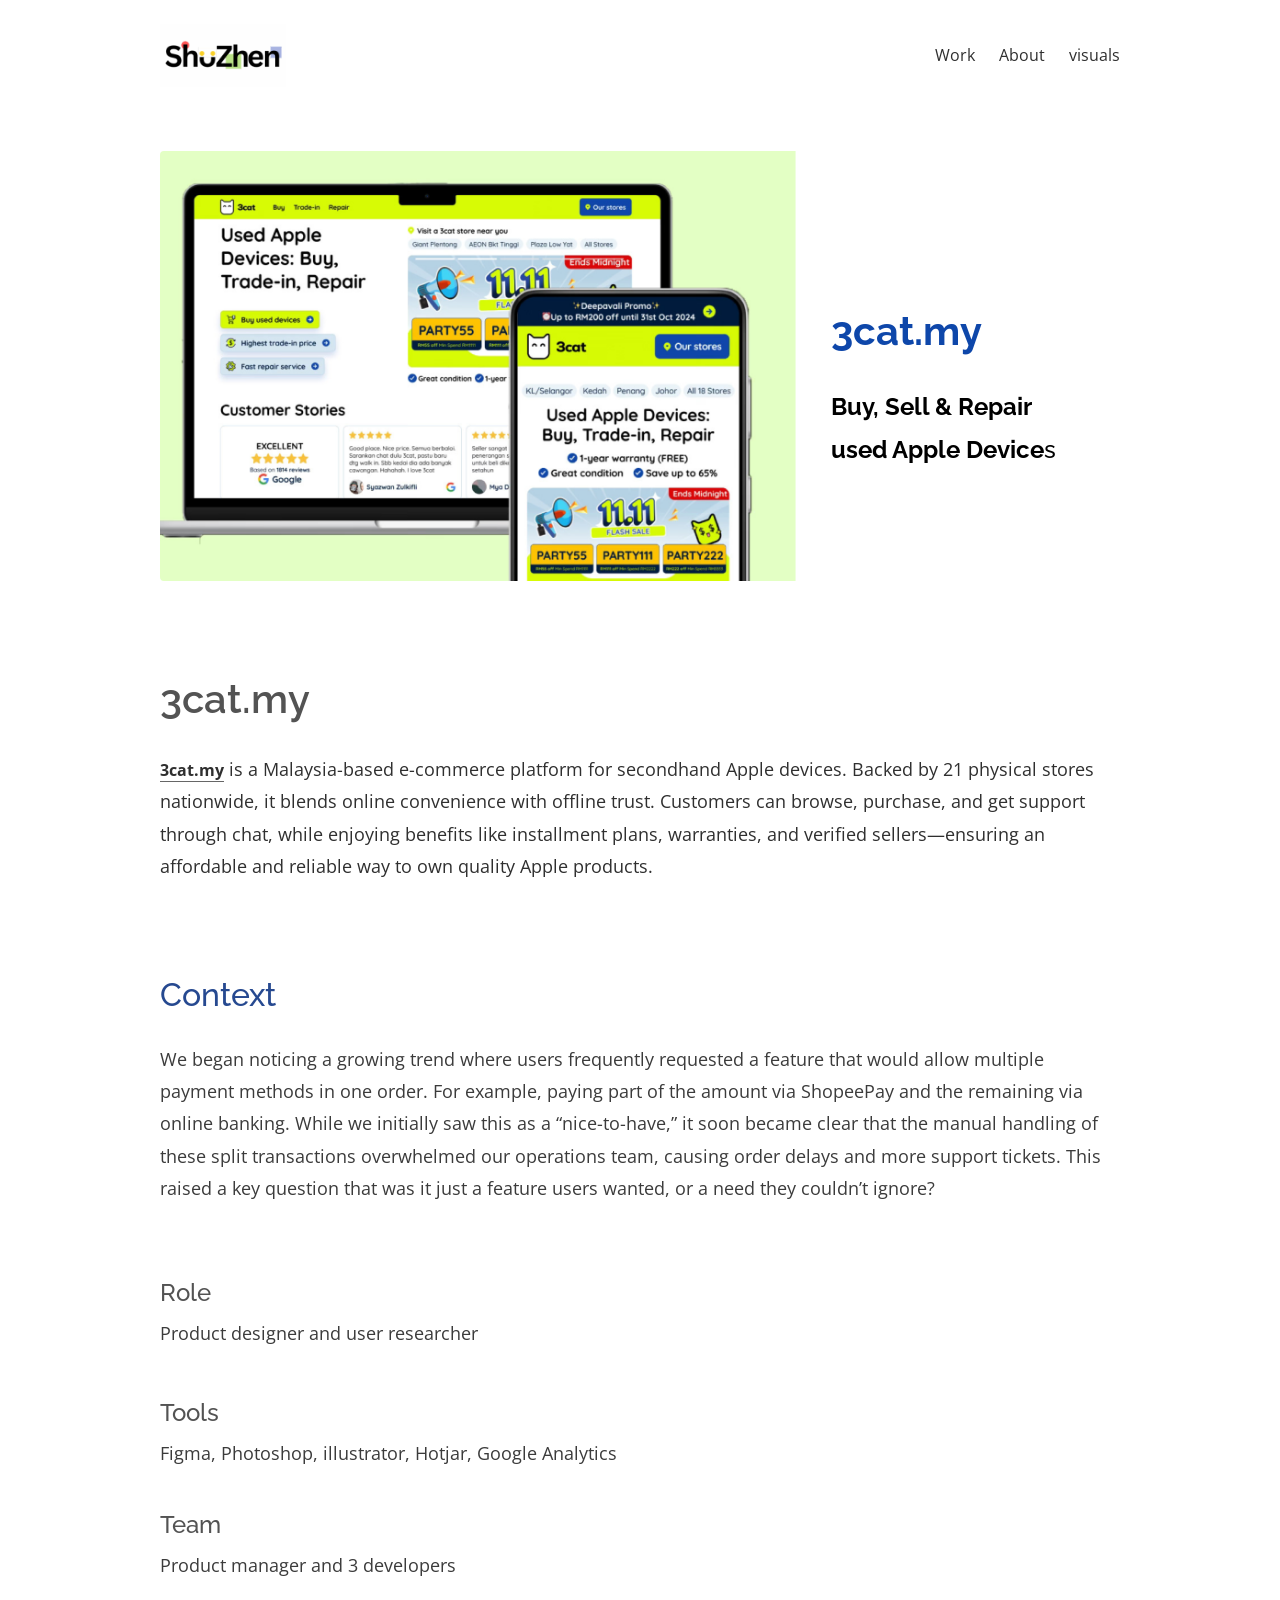
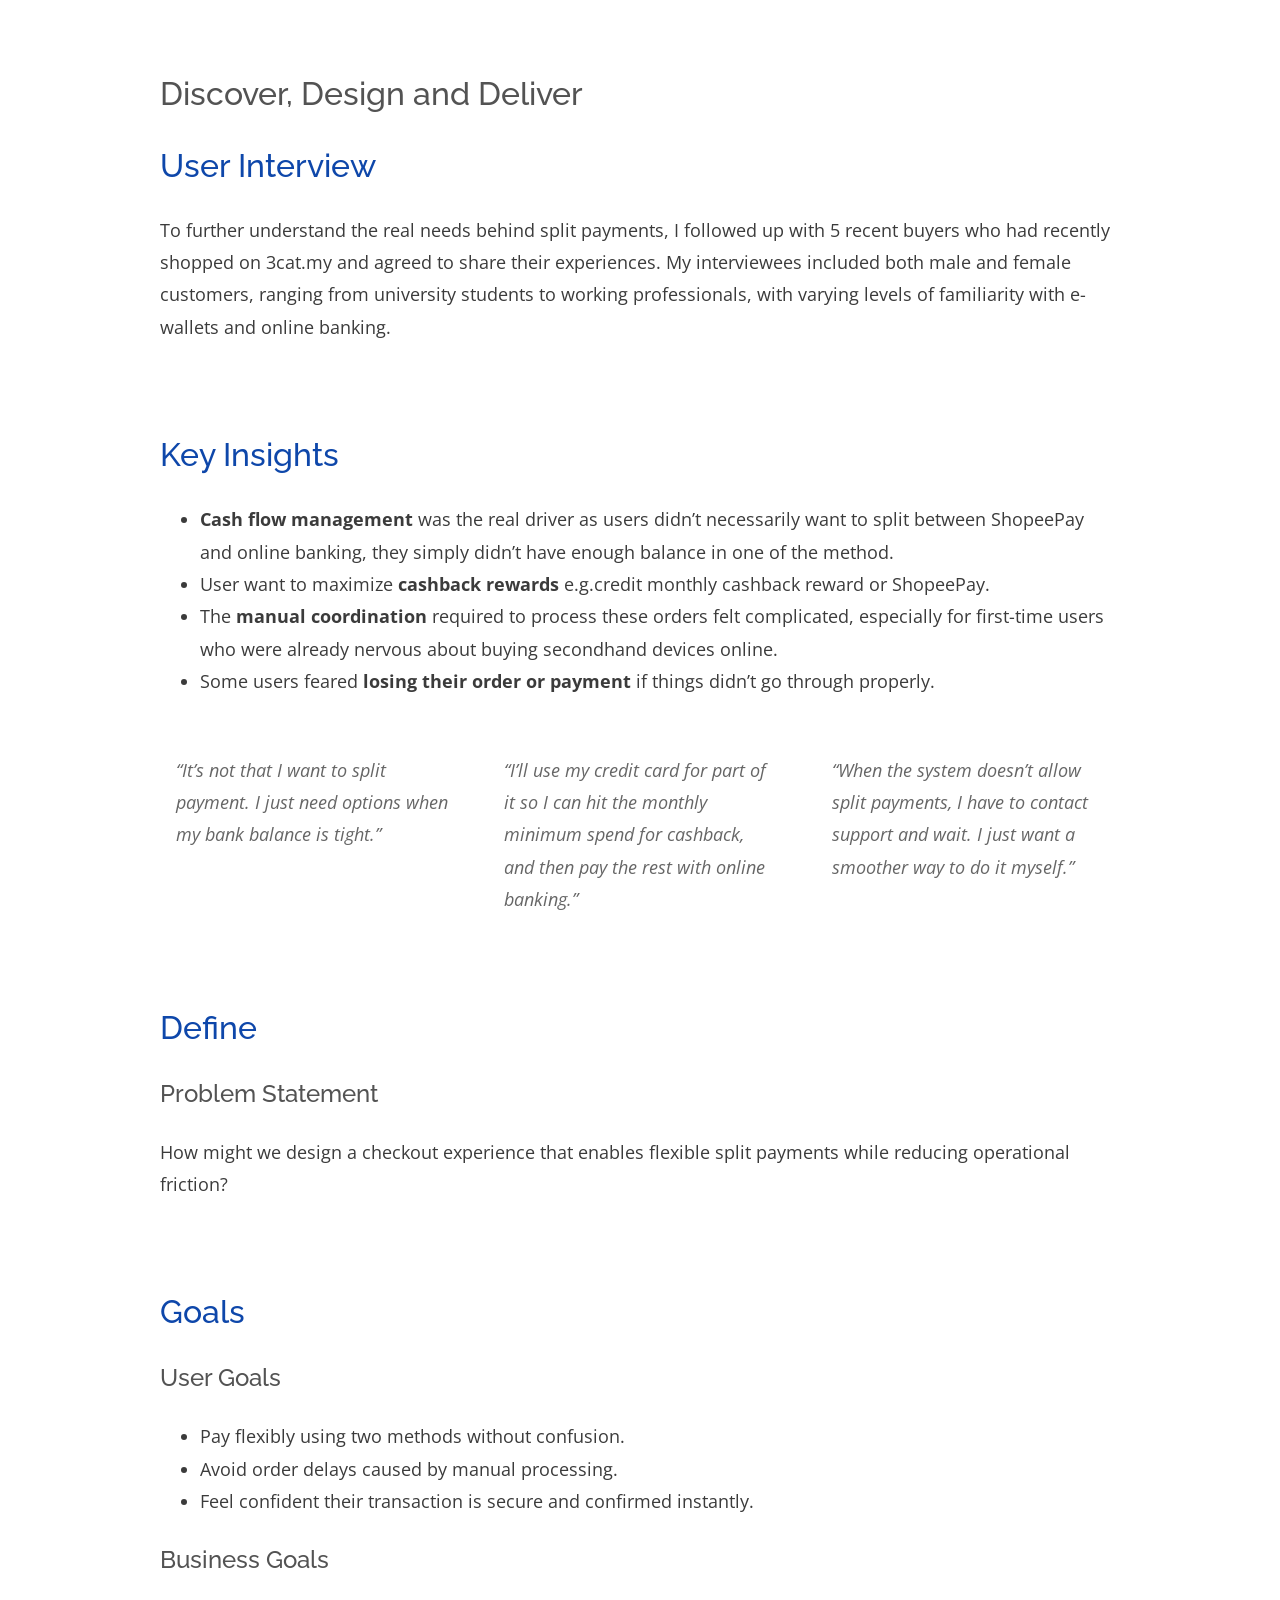
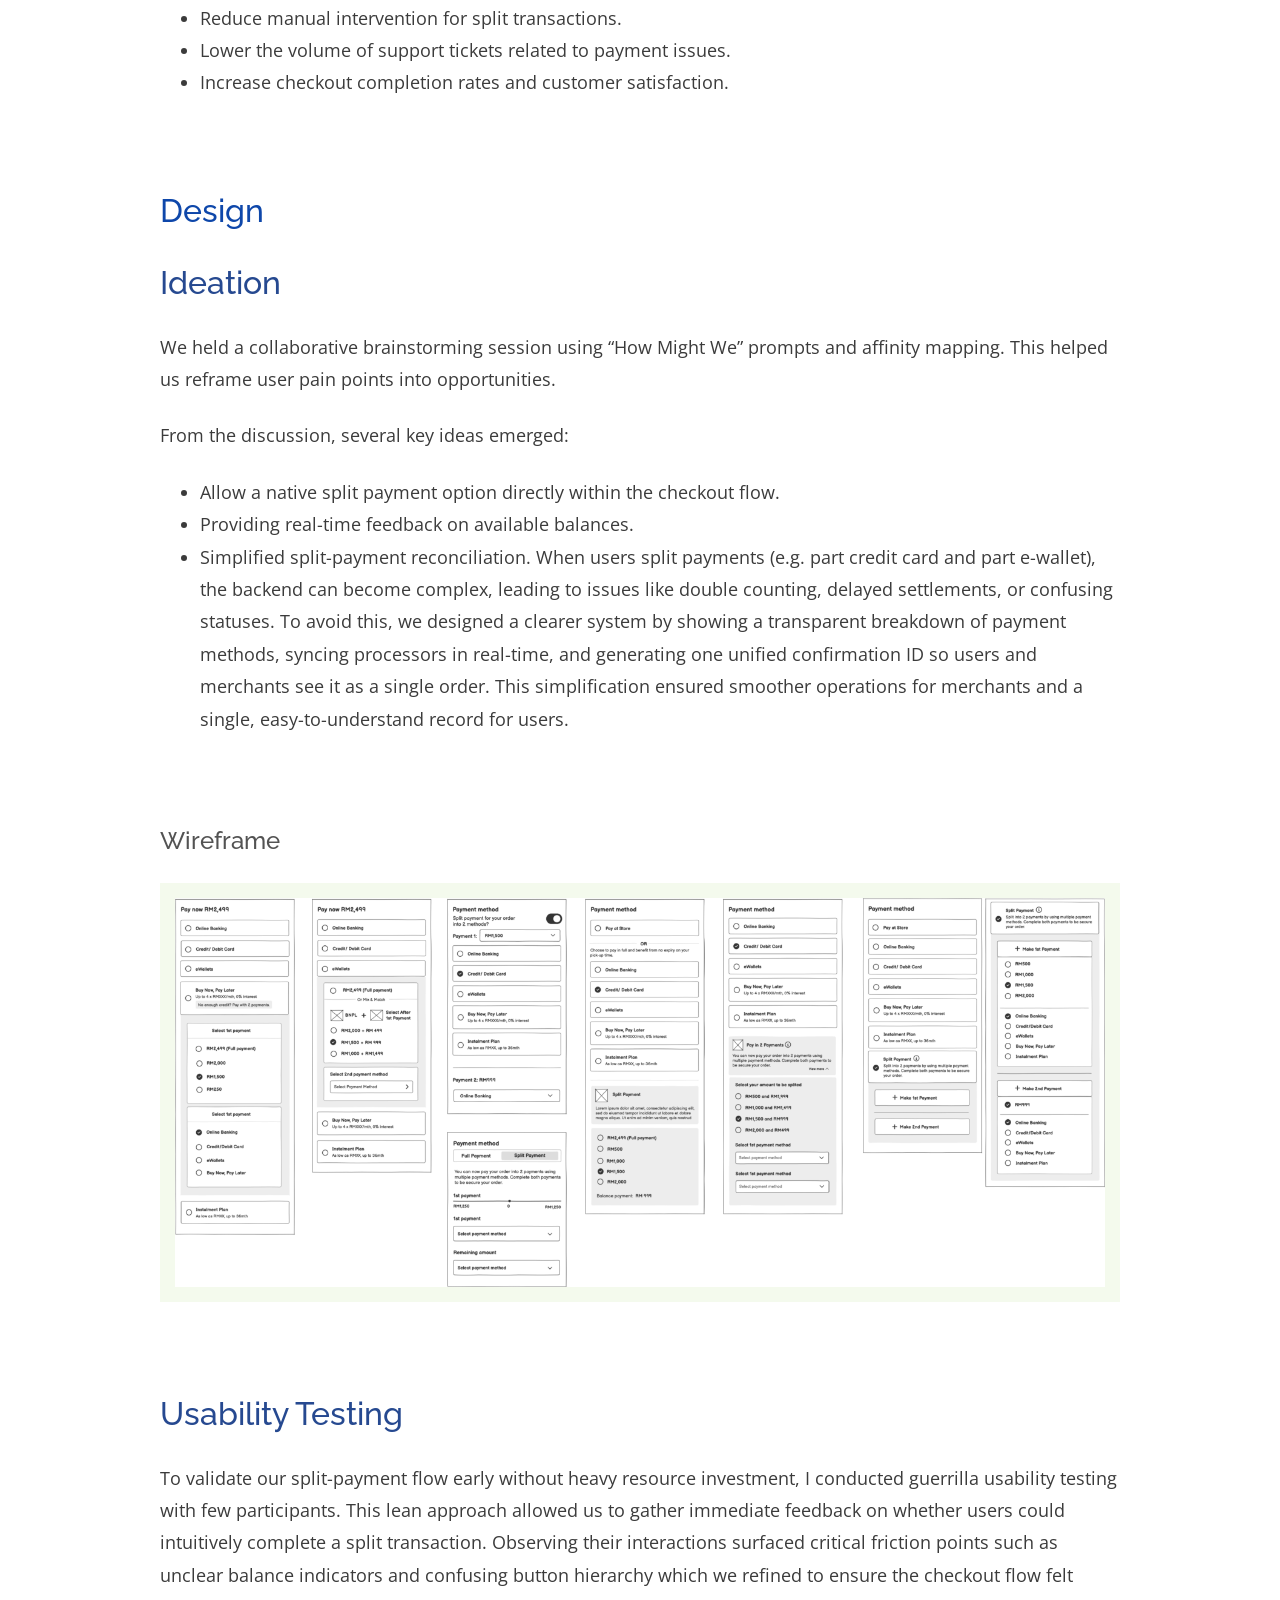
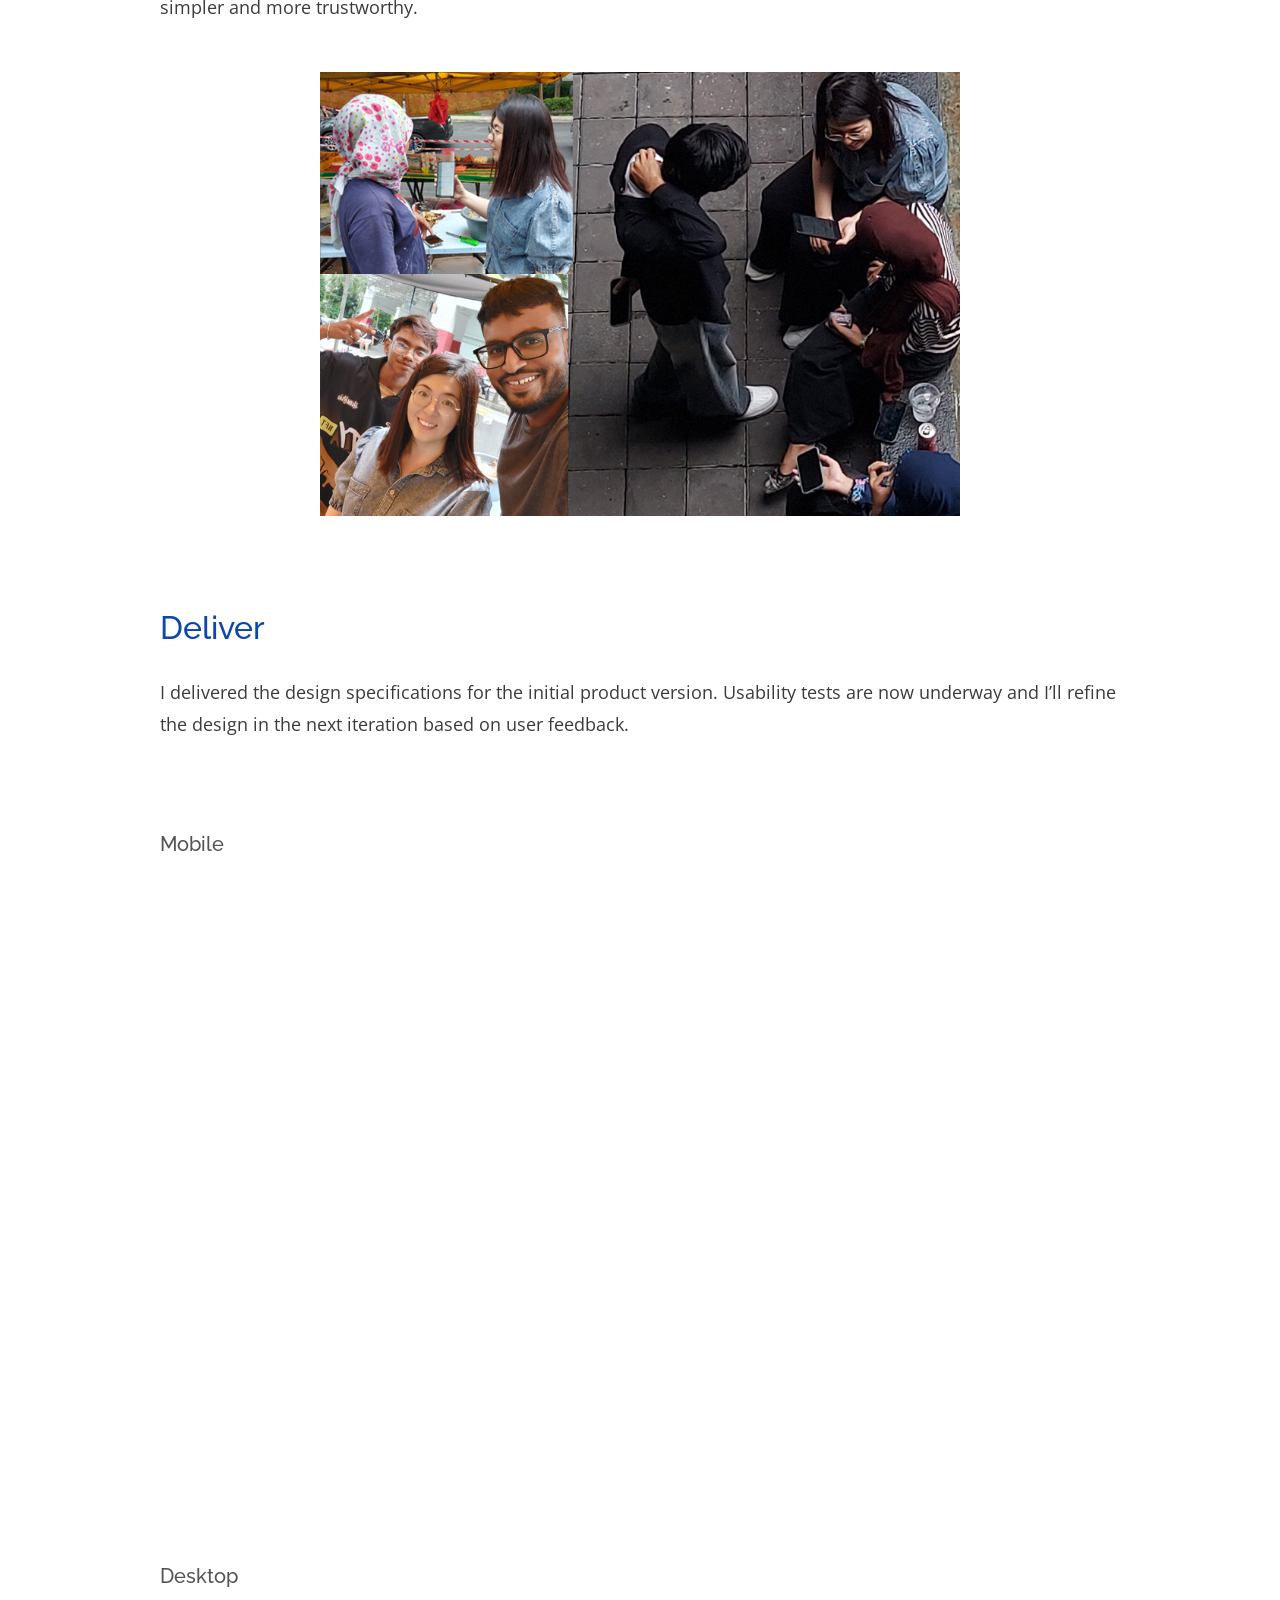
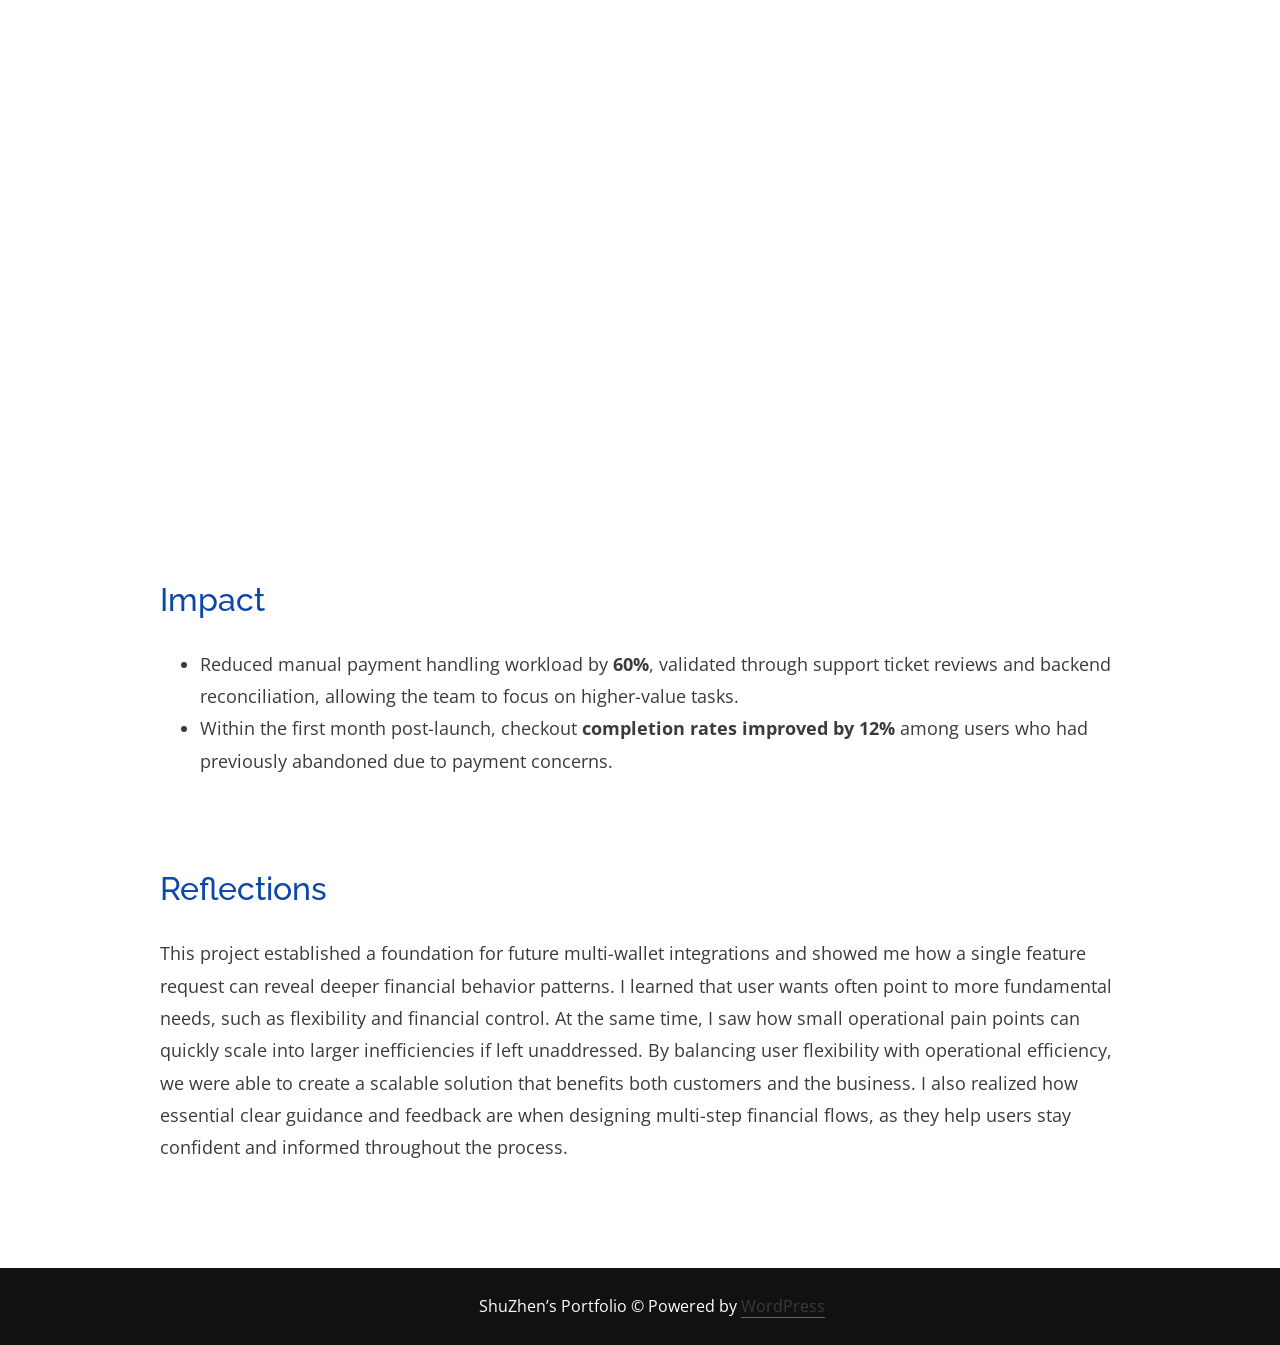
<file: 3cat.html>
<!DOCTYPE html>
<html lang="en-US">
<head>
	<meta charset="UTF-8" />
	<meta name="viewport" content="width=device-width, initial-scale=1" />
<meta name='robots' content='max-image-preview:large' />
	<style>img:is([sizes="auto" i], [sizes^="auto," i]) { contain-intrinsic-size: 3000px 1500px }</style>
	<title>3cat</title>
<link rel="alternate" type="application/rss+xml" title=" &raquo; Feed" href="http://shuzhen-portfolio.local/feed/" />
<link rel="alternate" type="application/rss+xml" title=" &raquo; Comments Feed" href="http://shuzhen-portfolio.local/comments/feed/" />
<script>
window._wpemojiSettings = {"baseUrl":"https:\/\/s.w.org\/images\/core\/emoji\/16.0.1\/72x72\/","ext":".png","svgUrl":"https:\/\/s.w.org\/images\/core\/emoji\/16.0.1\/svg\/","svgExt":".svg","source":{"concatemoji":"http:\/\/shuzhen-portfolio.local\/wp-includes\/js\/wp-emoji-release.min.js?ver=6.8.3"}};
/*! This file is auto-generated */
!function(s,n){var o,i,e;function c(e){try{var t={supportTests:e,timestamp:(new Date).valueOf()};sessionStorage.setItem(o,JSON.stringify(t))}catch(e){}}function p(e,t,n){e.clearRect(0,0,e.canvas.width,e.canvas.height),e.fillText(t,0,0);var t=new Uint32Array(e.getImageData(0,0,e.canvas.width,e.canvas.height).data),a=(e.clearRect(0,0,e.canvas.width,e.canvas.height),e.fillText(n,0,0),new Uint32Array(e.getImageData(0,0,e.canvas.width,e.canvas.height).data));return t.every(function(e,t){return e===a[t]})}function u(e,t){e.clearRect(0,0,e.canvas.width,e.canvas.height),e.fillText(t,0,0);for(var n=e.getImageData(16,16,1,1),a=0;a<n.data.length;a++)if(0!==n.data[a])return!1;return!0}function f(e,t,n,a){switch(t){case"flag":return n(e,"\ud83c\udff3\ufe0f\u200d\u26a7\ufe0f","\ud83c\udff3\ufe0f\u200b\u26a7\ufe0f")?!1:!n(e,"\ud83c\udde8\ud83c\uddf6","\ud83c\udde8\u200b\ud83c\uddf6")&&!n(e,"\ud83c\udff4\udb40\udc67\udb40\udc62\udb40\udc65\udb40\udc6e\udb40\udc67\udb40\udc7f","\ud83c\udff4\u200b\udb40\udc67\u200b\udb40\udc62\u200b\udb40\udc65\u200b\udb40\udc6e\u200b\udb40\udc67\u200b\udb40\udc7f");case"emoji":return!a(e,"\ud83e\udedf")}return!1}function g(e,t,n,a){var r="undefined"!=typeof WorkerGlobalScope&&self instanceof WorkerGlobalScope?new OffscreenCanvas(300,150):s.createElement("canvas"),o=r.getContext("2d",{willReadFrequently:!0}),i=(o.textBaseline="top",o.font="600 32px Arial",{});return e.forEach(function(e){i[e]=t(o,e,n,a)}),i}function t(e){var t=s.createElement("script");t.src=e,t.defer=!0,s.head.appendChild(t)}"undefined"!=typeof Promise&&(o="wpEmojiSettingsSupports",i=["flag","emoji"],n.supports={everything:!0,everythingExceptFlag:!0},e=new Promise(function(e){s.addEventListener("DOMContentLoaded",e,{once:!0})}),new Promise(function(t){var n=function(){try{var e=JSON.parse(sessionStorage.getItem(o));if("object"==typeof e&&"number"==typeof e.timestamp&&(new Date).valueOf()<e.timestamp+604800&&"object"==typeof e.supportTests)return e.supportTests}catch(e){}return null}();if(!n){if("undefined"!=typeof Worker&&"undefined"!=typeof OffscreenCanvas&&"undefined"!=typeof URL&&URL.createObjectURL&&"undefined"!=typeof Blob)try{var e="postMessage("+g.toString()+"("+[JSON.stringify(i),f.toString(),p.toString(),u.toString()].join(",")+"));",a=new Blob([e],{type:"text/javascript"}),r=new Worker(URL.createObjectURL(a),{name:"wpTestEmojiSupports"});return void(r.onmessage=function(e){c(n=e.data),r.terminate(),t(n)})}catch(e){}c(n=g(i,f,p,u))}t(n)}).then(function(e){for(var t in e)n.supports[t]=e[t],n.supports.everything=n.supports.everything&&n.supports[t],"flag"!==t&&(n.supports.everythingExceptFlag=n.supports.everythingExceptFlag&&n.supports[t]);n.supports.everythingExceptFlag=n.supports.everythingExceptFlag&&!n.supports.flag,n.DOMReady=!1,n.readyCallback=function(){n.DOMReady=!0}}).then(function(){return e}).then(function(){var e;n.supports.everything||(n.readyCallback(),(e=n.source||{}).concatemoji?t(e.concatemoji):e.wpemoji&&e.twemoji&&(t(e.twemoji),t(e.wpemoji)))}))}((window,document),window._wpemojiSettings);
</script>
<style id='wp-block-site-logo-inline-css'>
.wp-block-site-logo{box-sizing:border-box;line-height:0}.wp-block-site-logo a{display:inline-block;line-height:0}.wp-block-site-logo.is-default-size img{height:auto;width:120px}.wp-block-site-logo img{height:auto;max-width:100%}.wp-block-site-logo a,.wp-block-site-logo img{border-radius:inherit}.wp-block-site-logo.aligncenter{margin-left:auto;margin-right:auto;text-align:center}:root :where(.wp-block-site-logo.is-style-rounded){border-radius:9999px}
</style>
<style id='wp-block-site-title-inline-css'>
.wp-block-site-title{box-sizing:border-box}.wp-block-site-title :where(a){color:inherit;font-family:inherit;font-size:inherit;font-style:inherit;font-weight:inherit;letter-spacing:inherit;line-height:inherit;text-decoration:inherit}
</style>
<style id='wp-block-navigation-link-inline-css'>
.wp-block-navigation .wp-block-navigation-item__label{overflow-wrap:break-word}.wp-block-navigation .wp-block-navigation-item__description{display:none}.link-ui-tools{border-top:1px solid #f0f0f0;padding:8px}.link-ui-block-inserter{padding-top:8px}.link-ui-block-inserter__back{margin-left:8px;text-transform:uppercase}
</style>
<link rel='stylesheet' id='wp-block-navigation-css' href='wp-includes/blocks/navigation/style.min.css@ver=6.8.3.css' media='all' />
<style id='wp-block-group-inline-css'>
.wp-block-group{box-sizing:border-box}:where(.wp-block-group.wp-block-group-is-layout-constrained){position:relative}
</style>
<style id='wp-block-group-theme-inline-css'>
:where(.wp-block-group.has-background){padding:1.25em 2.375em}
</style>
<style id='wp-block-template-part-theme-inline-css'>
:root :where(.wp-block-template-part.has-background){margin-bottom:0;margin-top:0;padding:1.25em 2.375em}
</style>
<style id='wp-block-heading-inline-css'>
h1.has-background,h2.has-background,h3.has-background,h4.has-background,h5.has-background,h6.has-background{padding:1.25em 2.375em}h1.has-text-align-left[style*=writing-mode]:where([style*=vertical-lr]),h1.has-text-align-right[style*=writing-mode]:where([style*=vertical-rl]),h2.has-text-align-left[style*=writing-mode]:where([style*=vertical-lr]),h2.has-text-align-right[style*=writing-mode]:where([style*=vertical-rl]),h3.has-text-align-left[style*=writing-mode]:where([style*=vertical-lr]),h3.has-text-align-right[style*=writing-mode]:where([style*=vertical-rl]),h4.has-text-align-left[style*=writing-mode]:where([style*=vertical-lr]),h4.has-text-align-right[style*=writing-mode]:where([style*=vertical-rl]),h5.has-text-align-left[style*=writing-mode]:where([style*=vertical-lr]),h5.has-text-align-right[style*=writing-mode]:where([style*=vertical-rl]),h6.has-text-align-left[style*=writing-mode]:where([style*=vertical-lr]),h6.has-text-align-right[style*=writing-mode]:where([style*=vertical-rl]){rotate:180deg}
</style>
<style id='wp-block-columns-inline-css'>
.wp-block-columns{align-items:normal!important;box-sizing:border-box;display:flex;flex-wrap:wrap!important}@media (min-width:782px){.wp-block-columns{flex-wrap:nowrap!important}}.wp-block-columns.are-vertically-aligned-top{align-items:flex-start}.wp-block-columns.are-vertically-aligned-center{align-items:center}.wp-block-columns.are-vertically-aligned-bottom{align-items:flex-end}@media (max-width:781px){.wp-block-columns:not(.is-not-stacked-on-mobile)>.wp-block-column{flex-basis:100%!important}}@media (min-width:782px){.wp-block-columns:not(.is-not-stacked-on-mobile)>.wp-block-column{flex-basis:0;flex-grow:1}.wp-block-columns:not(.is-not-stacked-on-mobile)>.wp-block-column[style*=flex-basis]{flex-grow:0}}.wp-block-columns.is-not-stacked-on-mobile{flex-wrap:nowrap!important}.wp-block-columns.is-not-stacked-on-mobile>.wp-block-column{flex-basis:0;flex-grow:1}.wp-block-columns.is-not-stacked-on-mobile>.wp-block-column[style*=flex-basis]{flex-grow:0}:where(.wp-block-columns){margin-bottom:1.75em}:where(.wp-block-columns.has-background){padding:1.25em 2.375em}.wp-block-column{flex-grow:1;min-width:0;overflow-wrap:break-word;word-break:break-word}.wp-block-column.is-vertically-aligned-top{align-self:flex-start}.wp-block-column.is-vertically-aligned-center{align-self:center}.wp-block-column.is-vertically-aligned-bottom{align-self:flex-end}.wp-block-column.is-vertically-aligned-stretch{align-self:stretch}.wp-block-column.is-vertically-aligned-bottom,.wp-block-column.is-vertically-aligned-center,.wp-block-column.is-vertically-aligned-top{width:100%}
</style>
<link rel='stylesheet' id='wp-block-cover-css' href='wp-includes/blocks/cover/style.min.css@ver=6.8.3.css' media='all' />
<style id='wp-block-paragraph-inline-css'>
.is-small-text{font-size:.875em}.is-regular-text{font-size:1em}.is-large-text{font-size:2.25em}.is-larger-text{font-size:3em}.has-drop-cap:not(:focus):first-letter{float:left;font-size:8.4em;font-style:normal;font-weight:100;line-height:.68;margin:.05em .1em 0 0;text-transform:uppercase}body.rtl .has-drop-cap:not(:focus):first-letter{float:none;margin-left:.1em}p.has-drop-cap.has-background{overflow:hidden}:root :where(p.has-background){padding:1.25em 2.375em}:where(p.has-text-color:not(.has-link-color)) a{color:inherit}p.has-text-align-left[style*="writing-mode:vertical-lr"],p.has-text-align-right[style*="writing-mode:vertical-rl"]{rotate:180deg}
</style>
<style id='wp-block-list-inline-css'>
ol,ul{box-sizing:border-box}:root :where(.wp-block-list.has-background){padding:1.25em 2.375em}
</style>
<style id='wp-block-image-inline-css'>
.wp-block-image>a,.wp-block-image>figure>a{display:inline-block}.wp-block-image img{box-sizing:border-box;height:auto;max-width:100%;vertical-align:bottom}@media not (prefers-reduced-motion){.wp-block-image img.hide{visibility:hidden}.wp-block-image img.show{animation:show-content-image .4s}}.wp-block-image[style*=border-radius] img,.wp-block-image[style*=border-radius]>a{border-radius:inherit}.wp-block-image.has-custom-border img{box-sizing:border-box}.wp-block-image.aligncenter{text-align:center}.wp-block-image.alignfull>a,.wp-block-image.alignwide>a{width:100%}.wp-block-image.alignfull img,.wp-block-image.alignwide img{height:auto;width:100%}.wp-block-image .aligncenter,.wp-block-image .alignleft,.wp-block-image .alignright,.wp-block-image.aligncenter,.wp-block-image.alignleft,.wp-block-image.alignright{display:table}.wp-block-image .aligncenter>figcaption,.wp-block-image .alignleft>figcaption,.wp-block-image .alignright>figcaption,.wp-block-image.aligncenter>figcaption,.wp-block-image.alignleft>figcaption,.wp-block-image.alignright>figcaption{caption-side:bottom;display:table-caption}.wp-block-image .alignleft{float:left;margin:.5em 1em .5em 0}.wp-block-image .alignright{float:right;margin:.5em 0 .5em 1em}.wp-block-image .aligncenter{margin-left:auto;margin-right:auto}.wp-block-image :where(figcaption){margin-bottom:1em;margin-top:.5em}.wp-block-image.is-style-circle-mask img{border-radius:9999px}@supports ((-webkit-mask-image:none) or (mask-image:none)) or (-webkit-mask-image:none){.wp-block-image.is-style-circle-mask img{border-radius:0;-webkit-mask-image:url('data:image/svg+xml;utf8,<svg viewBox="0 0 100 100" xmlns="http://www.w3.org/2000/svg"><circle cx="50" cy="50" r="50"/></svg>');mask-image:url('data:image/svg+xml;utf8,<svg viewBox="0 0 100 100" xmlns="http://www.w3.org/2000/svg"><circle cx="50" cy="50" r="50"/></svg>');mask-mode:alpha;-webkit-mask-position:center;mask-position:center;-webkit-mask-repeat:no-repeat;mask-repeat:no-repeat;-webkit-mask-size:contain;mask-size:contain}}:root :where(.wp-block-image.is-style-rounded img,.wp-block-image .is-style-rounded img){border-radius:9999px}.wp-block-image figure{margin:0}.wp-lightbox-container{display:flex;flex-direction:column;position:relative}.wp-lightbox-container img{cursor:zoom-in}.wp-lightbox-container img:hover+button{opacity:1}.wp-lightbox-container button{align-items:center;-webkit-backdrop-filter:blur(16px) saturate(180%);backdrop-filter:blur(16px) saturate(180%);background-color:#5a5a5a40;border:none;border-radius:4px;cursor:zoom-in;display:flex;height:20px;justify-content:center;opacity:0;padding:0;position:absolute;right:16px;text-align:center;top:16px;width:20px;z-index:100}@media not (prefers-reduced-motion){.wp-lightbox-container button{transition:opacity .2s ease}}.wp-lightbox-container button:focus-visible{outline:3px auto #5a5a5a40;outline:3px auto -webkit-focus-ring-color;outline-offset:3px}.wp-lightbox-container button:hover{cursor:pointer;opacity:1}.wp-lightbox-container button:focus{opacity:1}.wp-lightbox-container button:focus,.wp-lightbox-container button:hover,.wp-lightbox-container button:not(:hover):not(:active):not(.has-background){background-color:#5a5a5a40;border:none}.wp-lightbox-overlay{box-sizing:border-box;cursor:zoom-out;height:100vh;left:0;overflow:hidden;position:fixed;top:0;visibility:hidden;width:100%;z-index:100000}.wp-lightbox-overlay .close-button{align-items:center;cursor:pointer;display:flex;justify-content:center;min-height:40px;min-width:40px;padding:0;position:absolute;right:calc(env(safe-area-inset-right) + 16px);top:calc(env(safe-area-inset-top) + 16px);z-index:5000000}.wp-lightbox-overlay .close-button:focus,.wp-lightbox-overlay .close-button:hover,.wp-lightbox-overlay .close-button:not(:hover):not(:active):not(.has-background){background:none;border:none}.wp-lightbox-overlay .lightbox-image-container{height:var(--wp--lightbox-container-height);left:50%;overflow:hidden;position:absolute;top:50%;transform:translate(-50%,-50%);transform-origin:top left;width:var(--wp--lightbox-container-width);z-index:9999999999}.wp-lightbox-overlay .wp-block-image{align-items:center;box-sizing:border-box;display:flex;height:100%;justify-content:center;margin:0;position:relative;transform-origin:0 0;width:100%;z-index:3000000}.wp-lightbox-overlay .wp-block-image img{height:var(--wp--lightbox-image-height);min-height:var(--wp--lightbox-image-height);min-width:var(--wp--lightbox-image-width);width:var(--wp--lightbox-image-width)}.wp-lightbox-overlay .wp-block-image figcaption{display:none}.wp-lightbox-overlay button{background:none;border:none}.wp-lightbox-overlay .scrim{background-color:#fff;height:100%;opacity:.9;position:absolute;width:100%;z-index:2000000}.wp-lightbox-overlay.active{visibility:visible}@media not (prefers-reduced-motion){.wp-lightbox-overlay.active{animation:turn-on-visibility .25s both}.wp-lightbox-overlay.active img{animation:turn-on-visibility .35s both}.wp-lightbox-overlay.show-closing-animation:not(.active){animation:turn-off-visibility .35s both}.wp-lightbox-overlay.show-closing-animation:not(.active) img{animation:turn-off-visibility .25s both}.wp-lightbox-overlay.zoom.active{animation:none;opacity:1;visibility:visible}.wp-lightbox-overlay.zoom.active .lightbox-image-container{animation:lightbox-zoom-in .4s}.wp-lightbox-overlay.zoom.active .lightbox-image-container img{animation:none}.wp-lightbox-overlay.zoom.active .scrim{animation:turn-on-visibility .4s forwards}.wp-lightbox-overlay.zoom.show-closing-animation:not(.active){animation:none}.wp-lightbox-overlay.zoom.show-closing-animation:not(.active) .lightbox-image-container{animation:lightbox-zoom-out .4s}.wp-lightbox-overlay.zoom.show-closing-animation:not(.active) .lightbox-image-container img{animation:none}.wp-lightbox-overlay.zoom.show-closing-animation:not(.active) .scrim{animation:turn-off-visibility .4s forwards}}@keyframes show-content-image{0%{visibility:hidden}99%{visibility:hidden}to{visibility:visible}}@keyframes turn-on-visibility{0%{opacity:0}to{opacity:1}}@keyframes turn-off-visibility{0%{opacity:1;visibility:visible}99%{opacity:0;visibility:visible}to{opacity:0;visibility:hidden}}@keyframes lightbox-zoom-in{0%{transform:translate(calc((-100vw + var(--wp--lightbox-scrollbar-width))/2 + var(--wp--lightbox-initial-left-position)),calc(-50vh + var(--wp--lightbox-initial-top-position))) scale(var(--wp--lightbox-scale))}to{transform:translate(-50%,-50%) scale(1)}}@keyframes lightbox-zoom-out{0%{transform:translate(-50%,-50%) scale(1);visibility:visible}99%{visibility:visible}to{transform:translate(calc((-100vw + var(--wp--lightbox-scrollbar-width))/2 + var(--wp--lightbox-initial-left-position)),calc(-50vh + var(--wp--lightbox-initial-top-position))) scale(var(--wp--lightbox-scale));visibility:hidden}}
</style>
<style id='wp-block-image-theme-inline-css'>
:root :where(.wp-block-image figcaption){color:#555;font-size:13px;text-align:center}.is-dark-theme :root :where(.wp-block-image figcaption){color:#ffffffa6}.wp-block-image{margin:0 0 1em}
</style>
<link rel='stylesheet' id='wp-block-gallery-css' href='wp-includes/blocks/gallery/style.min.css@ver=6.8.3.css' media='all' />
<style id='wp-block-gallery-theme-inline-css'>
.blocks-gallery-caption{color:#555;font-size:13px;text-align:center}.is-dark-theme .blocks-gallery-caption{color:#ffffffa6}
</style>
<style id='wp-block-post-content-inline-css'>
.wp-block-post-content{display:flow-root}
</style>
<style id='wp-emoji-styles-inline-css'>

	img.wp-smiley, img.emoji {
		display: inline !important;
		border: none !important;
		box-shadow: none !important;
		height: 1em !important;
		width: 1em !important;
		margin: 0 0.07em !important;
		vertical-align: -0.1em !important;
		background: none !important;
		padding: 0 !important;
	}
</style>
<style id='wp-block-library-inline-css'>
:root{--wp-admin-theme-color:#007cba;--wp-admin-theme-color--rgb:0,124,186;--wp-admin-theme-color-darker-10:#006ba1;--wp-admin-theme-color-darker-10--rgb:0,107,161;--wp-admin-theme-color-darker-20:#005a87;--wp-admin-theme-color-darker-20--rgb:0,90,135;--wp-admin-border-width-focus:2px;--wp-block-synced-color:#7a00df;--wp-block-synced-color--rgb:122,0,223;--wp-bound-block-color:var(--wp-block-synced-color)}@media (min-resolution:192dpi){:root{--wp-admin-border-width-focus:1.5px}}.wp-element-button{cursor:pointer}:root{--wp--preset--font-size--normal:16px;--wp--preset--font-size--huge:42px}:root .has-very-light-gray-background-color{background-color:#eee}:root .has-very-dark-gray-background-color{background-color:#313131}:root .has-very-light-gray-color{color:#eee}:root .has-very-dark-gray-color{color:#313131}:root .has-vivid-green-cyan-to-vivid-cyan-blue-gradient-background{background:linear-gradient(135deg,#00d084,#0693e3)}:root .has-purple-crush-gradient-background{background:linear-gradient(135deg,#34e2e4,#4721fb 50%,#ab1dfe)}:root .has-hazy-dawn-gradient-background{background:linear-gradient(135deg,#faaca8,#dad0ec)}:root .has-subdued-olive-gradient-background{background:linear-gradient(135deg,#fafae1,#67a671)}:root .has-atomic-cream-gradient-background{background:linear-gradient(135deg,#fdd79a,#004a59)}:root .has-nightshade-gradient-background{background:linear-gradient(135deg,#330968,#31cdcf)}:root .has-midnight-gradient-background{background:linear-gradient(135deg,#020381,#2874fc)}.has-regular-font-size{font-size:1em}.has-larger-font-size{font-size:2.625em}.has-normal-font-size{font-size:var(--wp--preset--font-size--normal)}.has-huge-font-size{font-size:var(--wp--preset--font-size--huge)}.has-text-align-center{text-align:center}.has-text-align-left{text-align:left}.has-text-align-right{text-align:right}#end-resizable-editor-section{display:none}.aligncenter{clear:both}.items-justified-left{justify-content:flex-start}.items-justified-center{justify-content:center}.items-justified-right{justify-content:flex-end}.items-justified-space-between{justify-content:space-between}.screen-reader-text{border:0;clip-path:inset(50%);height:1px;margin:-1px;overflow:hidden;padding:0;position:absolute;width:1px;word-wrap:normal!important}.screen-reader-text:focus{background-color:#ddd;clip-path:none;color:#444;display:block;font-size:1em;height:auto;left:5px;line-height:normal;padding:15px 23px 14px;text-decoration:none;top:5px;width:auto;z-index:100000}html :where(.has-border-color){border-style:solid}html :where([style*=border-top-color]){border-top-style:solid}html :where([style*=border-right-color]){border-right-style:solid}html :where([style*=border-bottom-color]){border-bottom-style:solid}html :where([style*=border-left-color]){border-left-style:solid}html :where([style*=border-width]){border-style:solid}html :where([style*=border-top-width]){border-top-style:solid}html :where([style*=border-right-width]){border-right-style:solid}html :where([style*=border-bottom-width]){border-bottom-style:solid}html :where([style*=border-left-width]){border-left-style:solid}html :where(img[class*=wp-image-]){height:auto;max-width:100%}:where(figure){margin:0 0 1em}html :where(.is-position-sticky){--wp-admin--admin-bar--position-offset:var(--wp-admin--admin-bar--height,0px)}@media screen and (max-width:600px){html :where(.is-position-sticky){--wp-admin--admin-bar--position-offset:0px}}
</style>
<style id='global-styles-inline-css'>
:root{--wp--preset--aspect-ratio--square: 1;--wp--preset--aspect-ratio--4-3: 4/3;--wp--preset--aspect-ratio--3-4: 3/4;--wp--preset--aspect-ratio--3-2: 3/2;--wp--preset--aspect-ratio--2-3: 2/3;--wp--preset--aspect-ratio--16-9: 16/9;--wp--preset--aspect-ratio--9-16: 9/16;--wp--preset--color--black: #000000;--wp--preset--color--cyan-bluish-gray: #abb8c3;--wp--preset--color--white: #ffffff;--wp--preset--color--pale-pink: #f78da7;--wp--preset--color--vivid-red: #cf2e2e;--wp--preset--color--luminous-vivid-orange: #ff6900;--wp--preset--color--luminous-vivid-amber: #fcb900;--wp--preset--color--light-green-cyan: #7bdcb5;--wp--preset--color--vivid-green-cyan: #00d084;--wp--preset--color--pale-cyan-blue: #8ed1fc;--wp--preset--color--vivid-cyan-blue: #0693e3;--wp--preset--color--vivid-purple: #9b51e0;--wp--preset--color--primary: #111111;--wp--preset--color--primary-second: #2f2f2f;--wp--preset--color--secondary: #666666;--wp--preset--color--background: #ffffff;--wp--preset--color--background-secondary: #f6f6f6;--wp--preset--color--additional: #c8c8c8;--wp--preset--gradient--vivid-cyan-blue-to-vivid-purple: linear-gradient(135deg,rgba(6,147,227,1) 0%,rgb(155,81,224) 100%);--wp--preset--gradient--light-green-cyan-to-vivid-green-cyan: linear-gradient(135deg,rgb(122,220,180) 0%,rgb(0,208,130) 100%);--wp--preset--gradient--luminous-vivid-amber-to-luminous-vivid-orange: linear-gradient(135deg,rgba(252,185,0,1) 0%,rgba(255,105,0,1) 100%);--wp--preset--gradient--luminous-vivid-orange-to-vivid-red: linear-gradient(135deg,rgba(255,105,0,1) 0%,rgb(207,46,46) 100%);--wp--preset--gradient--very-light-gray-to-cyan-bluish-gray: linear-gradient(135deg,rgb(238,238,238) 0%,rgb(169,184,195) 100%);--wp--preset--gradient--cool-to-warm-spectrum: linear-gradient(135deg,rgb(74,234,220) 0%,rgb(151,120,209) 20%,rgb(207,42,186) 40%,rgb(238,44,130) 60%,rgb(251,105,98) 80%,rgb(254,248,76) 100%);--wp--preset--gradient--blush-light-purple: linear-gradient(135deg,rgb(255,206,236) 0%,rgb(152,150,240) 100%);--wp--preset--gradient--blush-bordeaux: linear-gradient(135deg,rgb(254,205,165) 0%,rgb(254,45,45) 50%,rgb(107,0,62) 100%);--wp--preset--gradient--luminous-dusk: linear-gradient(135deg,rgb(255,203,112) 0%,rgb(199,81,192) 50%,rgb(65,88,208) 100%);--wp--preset--gradient--pale-ocean: linear-gradient(135deg,rgb(255,245,203) 0%,rgb(182,227,212) 50%,rgb(51,167,181) 100%);--wp--preset--gradient--electric-grass: linear-gradient(135deg,rgb(202,248,128) 0%,rgb(113,206,126) 100%);--wp--preset--gradient--midnight: linear-gradient(135deg,rgb(2,3,129) 0%,rgb(40,116,252) 100%);--wp--preset--font-size--small: clamp(14px, 0.875rem + ((1vw - 3.2px) * 0.217), 16px);--wp--preset--font-size--medium: clamp(18px, 1.125rem + ((1vw - 3.2px) * 0.217), 20px);--wp--preset--font-size--large: clamp(20px, 1.25rem + ((1vw - 3.2px) * 0.435), 24px);--wp--preset--font-size--x-large: clamp(24px, 1.5rem + ((1vw - 3.2px) * 0.87), 32px);--wp--preset--font-size--tiny: clamp(12px, 0.75rem + ((1vw - 3.2px) * 0.217), 14px);--wp--preset--font-size--normal: clamp(16px, 1rem + ((1vw - 3.2px) * 0.217), 18px);--wp--preset--font-size--xx-large: clamp(32px, 2rem + ((1vw - 3.2px) * 1.087), 42px);--wp--preset--font-family--dmsans: "DM Sans", sans-serif;--wp--preset--font-family--roboto: Roboto, sans-serif;--wp--preset--font-family--open-sans: "Open Sans", sans-serif;--wp--preset--font-family--poppins: Poppins, sans-serif;--wp--preset--font-family--lora: Lora, serif;--wp--preset--font-family--raleway: Raleway, sans-serif;--wp--preset--spacing--20: 16px;--wp--preset--spacing--30: 24px;--wp--preset--spacing--40: clamp(24px, 6vw, 32px);--wp--preset--spacing--50: clamp(32px, 7.5vw, 40px);--wp--preset--spacing--60: clamp(48px, 9vw, 64px);--wp--preset--spacing--70: 3.38rem;--wp--preset--spacing--80: 5.06rem;--wp--preset--spacing--10: 8px;--wp--preset--shadow--natural: 6px 6px 9px rgba(0, 0, 0, 0.2);--wp--preset--shadow--deep: 12px 12px 50px rgba(0, 0, 0, 0.4);--wp--preset--shadow--sharp: 6px 6px 0px rgba(0, 0, 0, 0.2);--wp--preset--shadow--outlined: 6px 6px 0px -3px rgba(255, 255, 255, 1), 6px 6px rgba(0, 0, 0, 1);--wp--preset--shadow--crisp: 6px 6px 0px rgba(0, 0, 0, 1);--wp--custom--typography--line-height--normal: 1.35;}:root { --wp--style--global--content-size: 960px;--wp--style--global--wide-size: 1240px; }:where(body) { margin: 0; }.wp-site-blocks > .alignleft { float: left; margin-right: 2em; }.wp-site-blocks > .alignright { float: right; margin-left: 2em; }.wp-site-blocks > .aligncenter { justify-content: center; margin-left: auto; margin-right: auto; }:where(.wp-site-blocks) > * { margin-block-start: 24px; margin-block-end: 0; }:where(.wp-site-blocks) > :first-child { margin-block-start: 0; }:where(.wp-site-blocks) > :last-child { margin-block-end: 0; }:root { --wp--style--block-gap: 24px; }:root :where(.is-layout-flow) > :first-child{margin-block-start: 0;}:root :where(.is-layout-flow) > :last-child{margin-block-end: 0;}:root :where(.is-layout-flow) > *{margin-block-start: 24px;margin-block-end: 0;}:root :where(.is-layout-constrained) > :first-child{margin-block-start: 0;}:root :where(.is-layout-constrained) > :last-child{margin-block-end: 0;}:root :where(.is-layout-constrained) > *{margin-block-start: 24px;margin-block-end: 0;}:root :where(.is-layout-flex){gap: 24px;}:root :where(.is-layout-grid){gap: 24px;}.is-layout-flow > .alignleft{float: left;margin-inline-start: 0;margin-inline-end: 2em;}.is-layout-flow > .alignright{float: right;margin-inline-start: 2em;margin-inline-end: 0;}.is-layout-flow > .aligncenter{margin-left: auto !important;margin-right: auto !important;}.is-layout-constrained > .alignleft{float: left;margin-inline-start: 0;margin-inline-end: 2em;}.is-layout-constrained > .alignright{float: right;margin-inline-start: 2em;margin-inline-end: 0;}.is-layout-constrained > .aligncenter{margin-left: auto !important;margin-right: auto !important;}.is-layout-constrained > :where(:not(.alignleft):not(.alignright):not(.alignfull)){max-width: var(--wp--style--global--content-size);margin-left: auto !important;margin-right: auto !important;}.is-layout-constrained > .alignwide{max-width: var(--wp--style--global--wide-size);}body .is-layout-flex{display: flex;}.is-layout-flex{flex-wrap: wrap;align-items: center;}.is-layout-flex > :is(*, div){margin: 0;}body .is-layout-grid{display: grid;}.is-layout-grid > :is(*, div){margin: 0;}body{background-color: var(--wp--preset--color--background);color: #3b3b3b;font-family: var(--wp--preset--font-family--open-sans);font-size: var(--wp--preset--font-size--normal);font-style: normal;font-weight: 400;line-height: 1.8;padding-top: 0px;padding-right: 0px;padding-bottom: 0px;padding-left: 0px;}a:where(:not(.wp-element-button)){border-bottom-color: var(--wp--preset--color--secondary);border-bottom-width: 1px;border-bottom-style: solid;color: #3b3b3b;font-family: var(--wp--preset--font-family--open-sans);font-size: var(--wp--preset--font-size--small);font-style: normal;font-weight: 400;line-height: 1.5;text-decoration: none;}:root :where(a:where(:not(.wp-element-button)):hover){border-bottom-color: rgba(0,0,0,0);}h1, h2, h3, h4, h5, h6{color: #535353;font-family: var(--wp--preset--font-family--raleway);font-style: normal;font-weight: 500;line-height: 1.5;}h1{font-family: var(--wp--preset--font-family--raleway);font-size: clamp(24.034px, 1.502rem + ((1vw - 3.2px) * 1.735), 40px);font-style: normal;font-weight: 600;line-height: 1.50;}h2{font-family: var(--wp--preset--font-family--raleway);font-size: var(--wp--preset--font-size--x-large);font-style: normal;font-weight: 500;line-height: 1.5;}h3{font-family: var(--wp--preset--font-family--raleway);font-size: var(--wp--preset--font-size--large);font-style: normal;font-weight: 500;line-height: 1.5;}h4{font-family: var(--wp--preset--font-family--raleway);font-size: var(--wp--preset--font-size--medium);font-style: normal;font-weight: 500;line-height: 1.5;}h5{font-family: var(--wp--preset--font-family--raleway);font-size: var(--wp--preset--font-size--normal);font-style: normal;font-weight: 500;line-height: 1.5;}h6{font-family: var(--wp--preset--font-family--raleway);font-size: var(--wp--preset--font-size--small);font-style: normal;font-weight: 500;line-height: 1.5;}:root :where(.wp-element-button, .wp-block-button__link){background-color: var(--wp--preset--color--background);border-radius: var(--wp--preset--spacing--10);border-width: 0;color: var(--wp--preset--color--secondary);font-family: var(--wp--preset--font-family--open-sans);font-size: var(--wp--preset--font-size--small);font-style: normal;font-weight: 600;line-height: inherit;padding: calc(0.667em + 2px) calc(1.333em + 2px);text-decoration: none;}:root :where(.wp-element-caption, .wp-block-audio figcaption, .wp-block-embed figcaption, .wp-block-gallery figcaption, .wp-block-image figcaption, .wp-block-table figcaption, .wp-block-video figcaption){color: var(--wp--preset--color--secondary);font-family: var(--wp--preset--font-family--open-sans);font-size: var(--wp--preset--font-size--tiny);}.has-black-color{color: var(--wp--preset--color--black) !important;}.has-cyan-bluish-gray-color{color: var(--wp--preset--color--cyan-bluish-gray) !important;}.has-white-color{color: var(--wp--preset--color--white) !important;}.has-pale-pink-color{color: var(--wp--preset--color--pale-pink) !important;}.has-vivid-red-color{color: var(--wp--preset--color--vivid-red) !important;}.has-luminous-vivid-orange-color{color: var(--wp--preset--color--luminous-vivid-orange) !important;}.has-luminous-vivid-amber-color{color: var(--wp--preset--color--luminous-vivid-amber) !important;}.has-light-green-cyan-color{color: var(--wp--preset--color--light-green-cyan) !important;}.has-vivid-green-cyan-color{color: var(--wp--preset--color--vivid-green-cyan) !important;}.has-pale-cyan-blue-color{color: var(--wp--preset--color--pale-cyan-blue) !important;}.has-vivid-cyan-blue-color{color: var(--wp--preset--color--vivid-cyan-blue) !important;}.has-vivid-purple-color{color: var(--wp--preset--color--vivid-purple) !important;}.has-primary-color{color: var(--wp--preset--color--primary) !important;}.has-primary-second-color{color: var(--wp--preset--color--primary-second) !important;}.has-secondary-color{color: var(--wp--preset--color--secondary) !important;}.has-background-color{color: var(--wp--preset--color--background) !important;}.has-background-secondary-color{color: var(--wp--preset--color--background-secondary) !important;}.has-additional-color{color: var(--wp--preset--color--additional) !important;}.has-black-background-color{background-color: var(--wp--preset--color--black) !important;}.has-cyan-bluish-gray-background-color{background-color: var(--wp--preset--color--cyan-bluish-gray) !important;}.has-white-background-color{background-color: var(--wp--preset--color--white) !important;}.has-pale-pink-background-color{background-color: var(--wp--preset--color--pale-pink) !important;}.has-vivid-red-background-color{background-color: var(--wp--preset--color--vivid-red) !important;}.has-luminous-vivid-orange-background-color{background-color: var(--wp--preset--color--luminous-vivid-orange) !important;}.has-luminous-vivid-amber-background-color{background-color: var(--wp--preset--color--luminous-vivid-amber) !important;}.has-light-green-cyan-background-color{background-color: var(--wp--preset--color--light-green-cyan) !important;}.has-vivid-green-cyan-background-color{background-color: var(--wp--preset--color--vivid-green-cyan) !important;}.has-pale-cyan-blue-background-color{background-color: var(--wp--preset--color--pale-cyan-blue) !important;}.has-vivid-cyan-blue-background-color{background-color: var(--wp--preset--color--vivid-cyan-blue) !important;}.has-vivid-purple-background-color{background-color: var(--wp--preset--color--vivid-purple) !important;}.has-primary-background-color{background-color: var(--wp--preset--color--primary) !important;}.has-primary-second-background-color{background-color: var(--wp--preset--color--primary-second) !important;}.has-secondary-background-color{background-color: var(--wp--preset--color--secondary) !important;}.has-background-background-color{background-color: var(--wp--preset--color--background) !important;}.has-background-secondary-background-color{background-color: var(--wp--preset--color--background-secondary) !important;}.has-additional-background-color{background-color: var(--wp--preset--color--additional) !important;}.has-black-border-color{border-color: var(--wp--preset--color--black) !important;}.has-cyan-bluish-gray-border-color{border-color: var(--wp--preset--color--cyan-bluish-gray) !important;}.has-white-border-color{border-color: var(--wp--preset--color--white) !important;}.has-pale-pink-border-color{border-color: var(--wp--preset--color--pale-pink) !important;}.has-vivid-red-border-color{border-color: var(--wp--preset--color--vivid-red) !important;}.has-luminous-vivid-orange-border-color{border-color: var(--wp--preset--color--luminous-vivid-orange) !important;}.has-luminous-vivid-amber-border-color{border-color: var(--wp--preset--color--luminous-vivid-amber) !important;}.has-light-green-cyan-border-color{border-color: var(--wp--preset--color--light-green-cyan) !important;}.has-vivid-green-cyan-border-color{border-color: var(--wp--preset--color--vivid-green-cyan) !important;}.has-pale-cyan-blue-border-color{border-color: var(--wp--preset--color--pale-cyan-blue) !important;}.has-vivid-cyan-blue-border-color{border-color: var(--wp--preset--color--vivid-cyan-blue) !important;}.has-vivid-purple-border-color{border-color: var(--wp--preset--color--vivid-purple) !important;}.has-primary-border-color{border-color: var(--wp--preset--color--primary) !important;}.has-primary-second-border-color{border-color: var(--wp--preset--color--primary-second) !important;}.has-secondary-border-color{border-color: var(--wp--preset--color--secondary) !important;}.has-background-border-color{border-color: var(--wp--preset--color--background) !important;}.has-background-secondary-border-color{border-color: var(--wp--preset--color--background-secondary) !important;}.has-additional-border-color{border-color: var(--wp--preset--color--additional) !important;}.has-vivid-cyan-blue-to-vivid-purple-gradient-background{background: var(--wp--preset--gradient--vivid-cyan-blue-to-vivid-purple) !important;}.has-light-green-cyan-to-vivid-green-cyan-gradient-background{background: var(--wp--preset--gradient--light-green-cyan-to-vivid-green-cyan) !important;}.has-luminous-vivid-amber-to-luminous-vivid-orange-gradient-background{background: var(--wp--preset--gradient--luminous-vivid-amber-to-luminous-vivid-orange) !important;}.has-luminous-vivid-orange-to-vivid-red-gradient-background{background: var(--wp--preset--gradient--luminous-vivid-orange-to-vivid-red) !important;}.has-very-light-gray-to-cyan-bluish-gray-gradient-background{background: var(--wp--preset--gradient--very-light-gray-to-cyan-bluish-gray) !important;}.has-cool-to-warm-spectrum-gradient-background{background: var(--wp--preset--gradient--cool-to-warm-spectrum) !important;}.has-blush-light-purple-gradient-background{background: var(--wp--preset--gradient--blush-light-purple) !important;}.has-blush-bordeaux-gradient-background{background: var(--wp--preset--gradient--blush-bordeaux) !important;}.has-luminous-dusk-gradient-background{background: var(--wp--preset--gradient--luminous-dusk) !important;}.has-pale-ocean-gradient-background{background: var(--wp--preset--gradient--pale-ocean) !important;}.has-electric-grass-gradient-background{background: var(--wp--preset--gradient--electric-grass) !important;}.has-midnight-gradient-background{background: var(--wp--preset--gradient--midnight) !important;}.has-small-font-size{font-size: var(--wp--preset--font-size--small) !important;}.has-medium-font-size{font-size: var(--wp--preset--font-size--medium) !important;}.has-large-font-size{font-size: var(--wp--preset--font-size--large) !important;}.has-x-large-font-size{font-size: var(--wp--preset--font-size--x-large) !important;}.has-tiny-font-size{font-size: var(--wp--preset--font-size--tiny) !important;}.has-normal-font-size{font-size: var(--wp--preset--font-size--normal) !important;}.has-xx-large-font-size{font-size: var(--wp--preset--font-size--xx-large) !important;}.has-dmsans-font-family{font-family: var(--wp--preset--font-family--dmsans) !important;}.has-roboto-font-family{font-family: var(--wp--preset--font-family--roboto) !important;}.has-open-sans-font-family{font-family: var(--wp--preset--font-family--open-sans) !important;}.has-poppins-font-family{font-family: var(--wp--preset--font-family--poppins) !important;}.has-lora-font-family{font-family: var(--wp--preset--font-family--lora) !important;}.has-raleway-font-family{font-family: var(--wp--preset--font-family--raleway) !important;}
:root :where(.wp-block-image img, .wp-block-image .wp-block-image__crop-area, .wp-block-image .components-placeholder){border-radius: 20px;}
:root :where(.wp-block-list){font-size: var(--wp--preset--font-size--normal);line-height: var(--wp--custom--typography--line-height--normal);}
:root :where(.wp-block-navigation a:where(:not(.wp-element-button))){border-width: none;border-style: none;font-size: var(--wp--preset--font-size--small);line-height: var(--wp--custom--typography--line-height--normal);}
:root :where(.wp-block-navigation a:where(:not(.wp-element-button)):hover){color: var(--wp--preset--color--secondary);}
:root :where(.wp-block-site-title){margin-top: 0px;margin-bottom: 0px;}
:root :where(.wp-block-site-title a:where(:not(.wp-element-button))){border-bottom-width: none;border-bottom-style: none;}
:root :where(.wp-block-site-title a:where(:not(.wp-element-button)):hover){text-decoration: none;}
</style>
<style id='core-block-supports-inline-css'>
.wp-container-core-navigation-is-layout-fc4fd283{justify-content:flex-start;}.wp-container-core-group-is-layout-cb46ffcb{flex-wrap:nowrap;justify-content:space-between;}.wp-container-core-group-is-layout-32795961 > .alignfull{margin-right:calc(var(--wp--preset--spacing--30) * -1);margin-left:calc(var(--wp--preset--spacing--30) * -1);}.wp-elements-4217ab0ec470da827cc46f6967dce30d a:where(:not(.wp-element-button)){color:#0e47aa;}.wp-container-core-column-is-layout-05ce1f75 > *{margin-block-start:0;margin-block-end:0;}.wp-container-core-column-is-layout-05ce1f75 > * + *{margin-block-start:var(--wp--preset--spacing--30);margin-block-end:0;}.wp-container-core-columns-is-layout-28f84493{flex-wrap:nowrap;}.wp-elements-939107ba002c0ac9adbe11c34aeeb580 a:where(:not(.wp-element-button)){color:var(--wp--preset--color--primary-second);}.wp-elements-08be8f5e19ec7395cb2b355975480959 a:where(:not(.wp-element-button)){color:#264990;}.wp-elements-84981f94de2e01076a36aa9a35533e7d a:where(:not(.wp-element-button)){color:#0e47aa;}.wp-elements-527b714c85740692f06cb9de9f51d06d a:where(:not(.wp-element-button)){color:#0e47aa;}.wp-elements-7f386d4bc6bc33c2884484fc4865593a a:where(:not(.wp-element-button)){color:var(--wp--preset--color--secondary);}.wp-elements-fe02753c93bcded3dccbf507a7892ff0 a:where(:not(.wp-element-button)){color:var(--wp--preset--color--secondary);}.wp-elements-8b91f91b8bb653b7a3ce99c300a6f022 a:where(:not(.wp-element-button)){color:var(--wp--preset--color--secondary);}.wp-container-core-columns-is-layout-e477a36d{flex-wrap:nowrap;}.wp-elements-3e8c18224f22ed65faa919a25400c418 a:where(:not(.wp-element-button)){color:#0e47aa;}.wp-elements-414348a135a0488a1f278a66b7515f78 a:where(:not(.wp-element-button)){color:#0e47aa;}.wp-elements-275b879b60f696eae6c3e6d31973587e a:where(:not(.wp-element-button)){color:#0e47aa;}.wp-elements-b0a3970433554640e7a38cff6e2a65df a:where(:not(.wp-element-button)){color:#264990;}.wp-block-gallery.wp-block-gallery-4{--wp--style--unstable-gallery-gap:var( --wp--style--gallery-gap-default, var( --gallery-block--gutter-size, var( --wp--style--block-gap, 0.5em ) ) );gap:var( --wp--style--gallery-gap-default, var( --gallery-block--gutter-size, var( --wp--style--block-gap, 0.5em ) ) );}.wp-elements-0be2eb566899d8545251174f67261e58 a:where(:not(.wp-element-button)){color:#264990;}.wp-container-core-group-is-layout-d91197d8 > :where(:not(.alignleft):not(.alignright):not(.alignfull)){margin-left:0 !important;}.wp-elements-f679479dab2857a2f570f935fb268118 a:where(:not(.wp-element-button)){color:#0e47aa;}.wp-elements-e8794a8dd9648732f92ca4c520068769 a:where(:not(.wp-element-button)){color:#0e47aa;}.wp-elements-b10368df107052d1ae69d5359e05b0f2 a:where(:not(.wp-element-button)){color:#0e47aa;}.wp-container-core-post-content-is-layout-f5bb311e > *{margin-block-start:0;margin-block-end:0;}.wp-container-core-post-content-is-layout-f5bb311e > * + *{margin-block-start:var(--wp--preset--spacing--30);margin-block-end:0;}.wp-container-core-group-is-layout-595c0e07 > .alignfull{margin-right:calc(var(--wp--preset--spacing--30) * -1);margin-left:calc(var(--wp--preset--spacing--30) * -1);}.wp-container-core-group-is-layout-9366075c{justify-content:space-between;}.wp-container-core-group-is-layout-3107e787{flex-wrap:nowrap;justify-content:center;}.wp-duotone-unset-3.wp-block-cover > .wp-block-cover__image-background, .wp-duotone-unset-3.wp-block-cover > .wp-block-cover__video-background{filter:unset;}
</style>
<style id='wp-block-template-skip-link-inline-css'>

		.skip-link.screen-reader-text {
			border: 0;
			clip-path: inset(50%);
			height: 1px;
			margin: -1px;
			overflow: hidden;
			padding: 0;
			position: absolute !important;
			width: 1px;
			word-wrap: normal !important;
		}

		.skip-link.screen-reader-text:focus {
			background-color: #eee;
			clip-path: none;
			color: #444;
			display: block;
			font-size: 1em;
			height: auto;
			left: 5px;
			line-height: normal;
			padding: 15px 23px 14px;
			text-decoration: none;
			top: 5px;
			width: auto;
			z-index: 100000;
		}
</style>
<link rel='stylesheet' id='fse-style-css' href='wp-content/themes/makoa/style.css@ver=1.0.5.css' media='all' />
<link rel="https://api.w.org/" href="wp-json/index.html" /><link rel="alternate" title="JSON" type="application/json" href="wp-json/wp/v2/pages/66" /><link rel="EditURI" type="application/rsd+xml" title="RSD" href="http://shuzhen-portfolio.local/xmlrpc.php?rsd" />
<meta name="generator" content="WordPress 6.8.3" />
<link rel="canonical" href="3cat.html" />
<link rel='shortlink' href='http://shuzhen-portfolio.local/?p=66' />
<link rel="alternate" title="oEmbed (JSON)" type="application/json+oembed" href="wp-json/oembed/1.0/embed@url=http%253A%252F%252Fshuzhen-portfolio.local%252F3cat%252F" />
<link rel="alternate" title="oEmbed (XML)" type="text/xml+oembed" href="wp-json/oembed/1.0/embed@url=http%253A%252F%252Fshuzhen-portfolio.local%252F3cat%252F&amp;format=xml" />
<script type="importmap" id="wp-importmap">
{"imports":{"@wordpress\/interactivity":"http:\/\/shuzhen-portfolio.local\/wp-includes\/js\/dist\/script-modules\/interactivity\/index.min.js?ver=55aebb6e0a16726baffb"}}
</script>
<script type="module" src="wp-includes/js/dist/script-modules/block-library/navigation/view.min.js@ver=61572d447d60c0aa5240" id="@wordpress/block-library/navigation/view-js-module"></script>
<link rel="modulepreload" href="wp-includes/js/dist/script-modules/interactivity/index.min.js@ver=55aebb6e0a16726baffb" id="@wordpress/interactivity-js-modulepreload"><style class='wp-fonts-local'>
@font-face{font-family:"DM Sans";font-style:normal;font-weight:400;font-display:fallback;src:url('wp-content/themes/makoa/assets/fonts/DMSans-VariableFont_opsz,wght.ttf') format('truetype');font-stretch:normal;}
@font-face{font-family:"DM Sans";font-style:normal;font-weight:500;font-display:fallback;src:url('wp-content/themes/makoa/assets/fonts/DMSans-VariableFont_opsz,wght.ttf') format('truetype');font-stretch:normal;}
@font-face{font-family:"DM Sans";font-style:normal;font-weight:600;font-display:fallback;src:url('wp-content/themes/makoa/assets/fonts/DMSans-VariableFont_opsz,wght.ttf') format('truetype');font-stretch:normal;}
@font-face{font-family:"DM Sans";font-style:normal;font-weight:700;font-display:fallback;src:url('wp-content/themes/makoa/assets/fonts/DMSans-VariableFont_opsz,wght.ttf') format('truetype');font-stretch:normal;}
@font-face{font-family:Roboto;font-style:normal;font-weight:100;font-display:fallback;src:url('wp-content/uploads/fonts/KFOkCnqEu92Fr1MmgWxKKTM1K9nz.woff2') format('woff2');}
@font-face{font-family:Roboto;font-style:normal;font-weight:300;font-display:fallback;src:url('wp-content/uploads/fonts/KFOlCnqEu92Fr1MmSU5vBh05IsDqlA.woff2') format('woff2');}
@font-face{font-family:Roboto;font-style:normal;font-weight:400;font-display:fallback;src:url('wp-content/uploads/fonts/KFOmCnqEu92Fr1Me4GZLCzYlKw.woff2') format('woff2');}
@font-face{font-family:Roboto;font-style:normal;font-weight:500;font-display:fallback;src:url('wp-content/uploads/fonts/KFOlCnqEu92Fr1MmEU9vBh05IsDqlA.woff2') format('woff2');}
@font-face{font-family:Roboto;font-style:normal;font-weight:700;font-display:fallback;src:url('wp-content/uploads/fonts/KFOlCnqEu92Fr1MmWUlvBh05IsDqlA.woff2') format('woff2');}
@font-face{font-family:Roboto;font-style:normal;font-weight:900;font-display:fallback;src:url('wp-content/uploads/fonts/KFOlCnqEu92Fr1MmYUtvBh05IsDqlA.woff2') format('woff2');}
@font-face{font-family:Roboto;font-style:italic;font-weight:100;font-display:fallback;src:url('wp-content/uploads/fonts/KFOiCnqEu92Fr1Mu51QrIzIXLsnzjYk.woff2') format('woff2');}
@font-face{font-family:Roboto;font-style:italic;font-weight:300;font-display:fallback;src:url('wp-content/uploads/fonts/KFOjCnqEu92Fr1Mu51TjARc4AMX6lJBP.woff2') format('woff2');}
@font-face{font-family:Roboto;font-style:italic;font-weight:400;font-display:fallback;src:url('wp-content/uploads/fonts/KFOkCnqEu92Fr1Mu52xKKTM1K9nz.woff2') format('woff2');}
@font-face{font-family:Roboto;font-style:italic;font-weight:500;font-display:fallback;src:url('wp-content/uploads/fonts/KFOjCnqEu92Fr1Mu51S7ABc4AMX6lJBP.woff2') format('woff2');}
@font-face{font-family:Roboto;font-style:italic;font-weight:700;font-display:fallback;src:url('wp-content/uploads/fonts/KFOjCnqEu92Fr1Mu51TzBhc4AMX6lJBP.woff2') format('woff2');}
@font-face{font-family:Roboto;font-style:italic;font-weight:900;font-display:fallback;src:url('wp-content/uploads/fonts/KFOjCnqEu92Fr1Mu51TLBBc4AMX6lJBP.woff2') format('woff2');}
@font-face{font-family:"Open Sans";font-style:normal;font-weight:300;font-display:fallback;src:url('wp-content/uploads/fonts/memSYaGs126MiZpBA-UvWbX2vVnXBbObj2OVZyOOSr4dVJWUgsiH0C4iY1M2xLER.woff2') format('woff2');}
@font-face{font-family:"Open Sans";font-style:normal;font-weight:400;font-display:fallback;src:url('wp-content/uploads/fonts/memSYaGs126MiZpBA-UvWbX2vVnXBbObj2OVZyOOSr4dVJWUgsjZ0C4iY1M2xLER.woff2') format('woff2');}
@font-face{font-family:"Open Sans";font-style:normal;font-weight:500;font-display:fallback;src:url('wp-content/uploads/fonts/memSYaGs126MiZpBA-UvWbX2vVnXBbObj2OVZyOOSr4dVJWUgsjr0C4iY1M2xLER.woff2') format('woff2');}
@font-face{font-family:"Open Sans";font-style:normal;font-weight:600;font-display:fallback;src:url('wp-content/uploads/fonts/memSYaGs126MiZpBA-UvWbX2vVnXBbObj2OVZyOOSr4dVJWUgsgH1y4iY1M2xLER.woff2') format('woff2');}
@font-face{font-family:"Open Sans";font-style:normal;font-weight:700;font-display:fallback;src:url('wp-content/uploads/fonts/memSYaGs126MiZpBA-UvWbX2vVnXBbObj2OVZyOOSr4dVJWUgsg-1y4iY1M2xLER.woff2') format('woff2');}
@font-face{font-family:"Open Sans";font-style:normal;font-weight:800;font-display:fallback;src:url('wp-content/uploads/fonts/memSYaGs126MiZpBA-UvWbX2vVnXBbObj2OVZyOOSr4dVJWUgshZ1y4iY1M2xLER.woff2') format('woff2');}
@font-face{font-family:"Open Sans";font-style:italic;font-weight:300;font-display:fallback;src:url('wp-content/uploads/fonts/memQYaGs126MiZpBA-UFUIcVXSCEkx2cmqvXlWq8tWZ0Pw86hd0Rk5hkaVIUwaERZjA.woff2') format('woff2');}
@font-face{font-family:"Open Sans";font-style:italic;font-weight:400;font-display:fallback;src:url('wp-content/uploads/fonts/memQYaGs126MiZpBA-UFUIcVXSCEkx2cmqvXlWq8tWZ0Pw86hd0Rk8ZkaVIUwaERZjA.woff2') format('woff2');}
@font-face{font-family:"Open Sans";font-style:italic;font-weight:500;font-display:fallback;src:url('wp-content/uploads/fonts/memQYaGs126MiZpBA-UFUIcVXSCEkx2cmqvXlWq8tWZ0Pw86hd0Rk_RkaVIUwaERZjA.woff2') format('woff2');}
@font-face{font-family:"Open Sans";font-style:italic;font-weight:600;font-display:fallback;src:url('wp-content/uploads/fonts/memQYaGs126MiZpBA-UFUIcVXSCEkx2cmqvXlWq8tWZ0Pw86hd0RkxhjaVIUwaERZjA.woff2') format('woff2');}
@font-face{font-family:"Open Sans";font-style:italic;font-weight:700;font-display:fallback;src:url('wp-content/uploads/fonts/memQYaGs126MiZpBA-UFUIcVXSCEkx2cmqvXlWq8tWZ0Pw86hd0RkyFjaVIUwaERZjA.woff2') format('woff2');}
@font-face{font-family:"Open Sans";font-style:italic;font-weight:800;font-display:fallback;src:url('wp-content/uploads/fonts/memQYaGs126MiZpBA-UFUIcVXSCEkx2cmqvXlWq8tWZ0Pw86hd0Rk0ZjaVIUwaERZjA.woff2') format('woff2');}
@font-face{font-family:Poppins;font-style:normal;font-weight:100;font-display:fallback;src:url('wp-content/uploads/fonts/pxiGyp8kv8JHgFVrLPTecnFBGPaTSQ.woff2') format('woff2');}
@font-face{font-family:Poppins;font-style:normal;font-weight:200;font-display:fallback;src:url('wp-content/uploads/fonts/pxiByp8kv8JHgFVrLFj_V15vFP-KUEg.woff2') format('woff2');}
@font-face{font-family:Poppins;font-style:normal;font-weight:300;font-display:fallback;src:url('wp-content/uploads/fonts/pxiByp8kv8JHgFVrLDz8V15vFP-KUEg.woff2') format('woff2');}
@font-face{font-family:Poppins;font-style:normal;font-weight:400;font-display:fallback;src:url('wp-content/uploads/fonts/pxiEyp8kv8JHgFVrFJXUc1NECPY.woff2') format('woff2');}
@font-face{font-family:Poppins;font-style:normal;font-weight:500;font-display:fallback;src:url('wp-content/uploads/fonts/pxiByp8kv8JHgFVrLGT9V15vFP-KUEg.woff2') format('woff2');}
@font-face{font-family:Poppins;font-style:normal;font-weight:600;font-display:fallback;src:url('wp-content/uploads/fonts/pxiByp8kv8JHgFVrLEj6V15vFP-KUEg.woff2') format('woff2');}
@font-face{font-family:Poppins;font-style:normal;font-weight:700;font-display:fallback;src:url('wp-content/uploads/fonts/pxiByp8kv8JHgFVrLCz7V15vFP-KUEg.woff2') format('woff2');}
@font-face{font-family:Poppins;font-style:normal;font-weight:800;font-display:fallback;src:url('wp-content/uploads/fonts/pxiByp8kv8JHgFVrLDD4V15vFP-KUEg.woff2') format('woff2');}
@font-face{font-family:Poppins;font-style:normal;font-weight:900;font-display:fallback;src:url('wp-content/uploads/fonts/pxiByp8kv8JHgFVrLBT5V15vFP-KUEg.woff2') format('woff2');}
@font-face{font-family:Poppins;font-style:italic;font-weight:100;font-display:fallback;src:url('wp-content/uploads/fonts/pxiAyp8kv8JHgFVrJJLmE3tAOvODSVFF.woff2') format('woff2');}
@font-face{font-family:Poppins;font-style:italic;font-weight:200;font-display:fallback;src:url('wp-content/uploads/fonts/pxiDyp8kv8JHgFVrJJLmv1plFd2PQEhcqw.woff2') format('woff2');}
@font-face{font-family:Poppins;font-style:italic;font-weight:300;font-display:fallback;src:url('wp-content/uploads/fonts/pxiDyp8kv8JHgFVrJJLm21llFd2PQEhcqw.woff2') format('woff2');}
@font-face{font-family:Poppins;font-style:italic;font-weight:400;font-display:fallback;src:url('wp-content/uploads/fonts/pxiGyp8kv8JHgFVrJJLecnFBGPaTSQ.woff2') format('woff2');}
@font-face{font-family:Poppins;font-style:italic;font-weight:500;font-display:fallback;src:url('wp-content/uploads/fonts/pxiDyp8kv8JHgFVrJJLmg1hlFd2PQEhcqw.woff2') format('woff2');}
@font-face{font-family:Poppins;font-style:italic;font-weight:600;font-display:fallback;src:url('wp-content/uploads/fonts/pxiDyp8kv8JHgFVrJJLmr19lFd2PQEhcqw.woff2') format('woff2');}
@font-face{font-family:Poppins;font-style:italic;font-weight:700;font-display:fallback;src:url('wp-content/uploads/fonts/pxiDyp8kv8JHgFVrJJLmy15lFd2PQEhcqw.woff2') format('woff2');}
@font-face{font-family:Poppins;font-style:italic;font-weight:800;font-display:fallback;src:url('wp-content/uploads/fonts/pxiDyp8kv8JHgFVrJJLm111lFd2PQEhcqw.woff2') format('woff2');}
@font-face{font-family:Poppins;font-style:italic;font-weight:900;font-display:fallback;src:url('wp-content/uploads/fonts/pxiDyp8kv8JHgFVrJJLm81xlFd2PQEhcqw.woff2') format('woff2');}
@font-face{font-family:Lora;font-style:normal;font-weight:400;font-display:fallback;src:url('wp-content/uploads/fonts/0QI6MX1D_JOuGQbT0gvTJPa787weuyJDmKxemMeZ.woff2') format('woff2');}
@font-face{font-family:Lora;font-style:normal;font-weight:500;font-display:fallback;src:url('wp-content/uploads/fonts/0QI6MX1D_JOuGQbT0gvTJPa787wsuyJDmKxemMeZ.woff2') format('woff2');}
@font-face{font-family:Lora;font-style:normal;font-weight:600;font-display:fallback;src:url('wp-content/uploads/fonts/0QI6MX1D_JOuGQbT0gvTJPa787zAvCJDmKxemMeZ.woff2') format('woff2');}
@font-face{font-family:Lora;font-style:normal;font-weight:700;font-display:fallback;src:url('wp-content/uploads/fonts/0QI6MX1D_JOuGQbT0gvTJPa787z5vCJDmKxemMeZ.woff2') format('woff2');}
@font-face{font-family:Lora;font-style:italic;font-weight:400;font-display:fallback;src:url('wp-content/uploads/fonts/0QI8MX1D_JOuMw_hLdO6T2wV9KnW-MoFkq18ndeZzZ0.woff2') format('woff2');}
@font-face{font-family:Lora;font-style:italic;font-weight:500;font-display:fallback;src:url('wp-content/uploads/fonts/0QI8MX1D_JOuMw_hLdO6T2wV9KnW-PgFkq18ndeZzZ0.woff2') format('woff2');}
@font-face{font-family:Lora;font-style:italic;font-weight:600;font-display:fallback;src:url('wp-content/uploads/fonts/0QI8MX1D_JOuMw_hLdO6T2wV9KnW-BQCkq18ndeZzZ0.woff2') format('woff2');}
@font-face{font-family:Lora;font-style:italic;font-weight:700;font-display:fallback;src:url('wp-content/uploads/fonts/0QI8MX1D_JOuMw_hLdO6T2wV9KnW-C0Ckq18ndeZzZ0.woff2') format('woff2');}
@font-face{font-family:Raleway;font-style:normal;font-weight:100;font-display:fallback;src:url('wp-content/uploads/fonts/1Ptxg8zYS_SKggPN4iEgvnHyvveLxVvao4CKNLA3JC9c.woff2') format('woff2');}
@font-face{font-family:Raleway;font-style:normal;font-weight:200;font-display:fallback;src:url('wp-content/uploads/fonts/1Ptxg8zYS_SKggPN4iEgvnHyvveLxVtaooCKNLA3JC9c.woff2') format('woff2');}
@font-face{font-family:Raleway;font-style:normal;font-weight:300;font-display:fallback;src:url('wp-content/uploads/fonts/1Ptxg8zYS_SKggPN4iEgvnHyvveLxVuEooCKNLA3JC9c.woff2') format('woff2');}
@font-face{font-family:Raleway;font-style:normal;font-weight:400;font-display:fallback;src:url('wp-content/uploads/fonts/1Ptxg8zYS_SKggPN4iEgvnHyvveLxVvaooCKNLA3JC9c.woff2') format('woff2');}
@font-face{font-family:Raleway;font-style:normal;font-weight:500;font-display:fallback;src:url('wp-content/uploads/fonts/1Ptxg8zYS_SKggPN4iEgvnHyvveLxVvoooCKNLA3JC9c.woff2') format('woff2');}
@font-face{font-family:Raleway;font-style:normal;font-weight:600;font-display:fallback;src:url('wp-content/uploads/fonts/1Ptxg8zYS_SKggPN4iEgvnHyvveLxVsEpYCKNLA3JC9c.woff2') format('woff2');}
@font-face{font-family:Raleway;font-style:normal;font-weight:700;font-display:fallback;src:url('wp-content/uploads/fonts/1Ptxg8zYS_SKggPN4iEgvnHyvveLxVs9pYCKNLA3JC9c.woff2') format('woff2');}
@font-face{font-family:Raleway;font-style:normal;font-weight:800;font-display:fallback;src:url('wp-content/uploads/fonts/1Ptxg8zYS_SKggPN4iEgvnHyvveLxVtapYCKNLA3JC9c.woff2') format('woff2');}
@font-face{font-family:Raleway;font-style:normal;font-weight:900;font-display:fallback;src:url('wp-content/uploads/fonts/1Ptxg8zYS_SKggPN4iEgvnHyvveLxVtzpYCKNLA3JC9c.woff2') format('woff2');}
@font-face{font-family:Raleway;font-style:italic;font-weight:100;font-display:fallback;src:url('wp-content/uploads/fonts/1Pt_g8zYS_SKggPNyCgSQamb1W0lwk4S4WjNPrEVIT9c2c8.woff2') format('woff2');}
@font-face{font-family:Raleway;font-style:italic;font-weight:200;font-display:fallback;src:url('wp-content/uploads/fonts/1Pt_g8zYS_SKggPNyCgSQamb1W0lwk4S4ejMPrEVIT9c2c8.woff2') format('woff2');}
@font-face{font-family:Raleway;font-style:italic;font-weight:300;font-display:fallback;src:url('wp-content/uploads/fonts/1Pt_g8zYS_SKggPNyCgSQamb1W0lwk4S4TbMPrEVIT9c2c8.woff2') format('woff2');}
@font-face{font-family:Raleway;font-style:italic;font-weight:400;font-display:fallback;src:url('wp-content/uploads/fonts/1Pt_g8zYS_SKggPNyCgSQamb1W0lwk4S4WjMPrEVIT9c2c8.woff2') format('woff2');}
@font-face{font-family:Raleway;font-style:italic;font-weight:500;font-display:fallback;src:url('wp-content/uploads/fonts/1Pt_g8zYS_SKggPNyCgSQamb1W0lwk4S4VrMPrEVIT9c2c8.woff2') format('woff2');}
@font-face{font-family:Raleway;font-style:italic;font-weight:600;font-display:fallback;src:url('wp-content/uploads/fonts/1Pt_g8zYS_SKggPNyCgSQamb1W0lwk4S4bbLPrEVIT9c2c8.woff2') format('woff2');}
@font-face{font-family:Raleway;font-style:italic;font-weight:700;font-display:fallback;src:url('wp-content/uploads/fonts/1Pt_g8zYS_SKggPNyCgSQamb1W0lwk4S4Y_LPrEVIT9c2c8.woff2') format('woff2');}
@font-face{font-family:Raleway;font-style:italic;font-weight:800;font-display:fallback;src:url('wp-content/uploads/fonts/1Pt_g8zYS_SKggPNyCgSQamb1W0lwk4S4ejLPrEVIT9c2c8.woff2') format('woff2');}
@font-face{font-family:Raleway;font-style:italic;font-weight:900;font-display:fallback;src:url('wp-content/uploads/fonts/1Pt_g8zYS_SKggPNyCgSQamb1W0lwk4S4cHLPrEVIT9c2c8.woff2') format('woff2');}
</style>
</head>

<body class="wp-singular page-template-default page page-id-66 wp-custom-logo wp-embed-responsive wp-theme-makoa">

<div class="wp-site-blocks"><header class="wp-block-template-part">
<div class="wp-block-group is-layout-constrained wp-container-core-group-is-layout-32795961 wp-block-group-is-layout-constrained" style="margin-top:0;margin-bottom:0;padding-top:var(--wp--preset--spacing--30);padding-right:var(--wp--preset--spacing--30);padding-bottom:var(--wp--preset--spacing--30);padding-left:var(--wp--preset--spacing--30)">
<div class="wp-block-group is-content-justification-space-between is-nowrap is-layout-flex wp-container-core-group-is-layout-cb46ffcb wp-block-group-is-layout-flex"><div class="wp-block-site-logo"><a href="index.html" class="custom-logo-link" rel="home"><img width="126" height="63" src="wp-content/uploads/2025/06/SZ.png" class="custom-logo" alt="" decoding="async" srcset="wp-content/uploads/2025/06/SZ.png 500w, wp-content/uploads/2025/06/SZ-300x150.png 300w" sizes="(max-width: 126px) 100vw, 126px" /></a></div>



<nav style="text-transform:lowercase;" class="has-text-color has-primary-second-color has-small-font-size is-responsive items-justified-left mobile-order-3 wp-block-navigation is-content-justification-left is-layout-flex wp-container-core-navigation-is-layout-fc4fd283 wp-block-navigation-is-layout-flex" aria-label="Navigation" 
		 data-wp-interactive="core/navigation" data-wp-context='{"overlayOpenedBy":{"click":false,"hover":false,"focus":false},"type":"overlay","roleAttribute":"","ariaLabel":"Menu"}'><button aria-haspopup="dialog" aria-label="Open menu" class="wp-block-navigation__responsive-container-open" 
				data-wp-on-async--click="actions.openMenuOnClick"
				data-wp-on--keydown="actions.handleMenuKeydown"
			><svg width="24" height="24" xmlns="http://www.w3.org/2000/svg" viewBox="0 0 24 24" aria-hidden="true" focusable="false"><rect x="4" y="7.5" width="16" height="1.5" /><rect x="4" y="15" width="16" height="1.5" /></svg></button>
				<div class="wp-block-navigation__responsive-container"  id="modal-1" 
				data-wp-class--has-modal-open="state.isMenuOpen"
				data-wp-class--is-menu-open="state.isMenuOpen"
				data-wp-watch="callbacks.initMenu"
				data-wp-on--keydown="actions.handleMenuKeydown"
				data-wp-on-async--focusout="actions.handleMenuFocusout"
				tabindex="-1"
			>
					<div class="wp-block-navigation__responsive-close" tabindex="-1">
						<div class="wp-block-navigation__responsive-dialog" 
				data-wp-bind--aria-modal="state.ariaModal"
				data-wp-bind--aria-label="state.ariaLabel"
				data-wp-bind--role="state.roleAttribute"
			>
							<button aria-label="Close menu" class="wp-block-navigation__responsive-container-close" 
				data-wp-on-async--click="actions.closeMenuOnClick"
			><svg xmlns="http://www.w3.org/2000/svg" viewBox="0 0 24 24" width="24" height="24" aria-hidden="true" focusable="false"><path d="m13.06 12 6.47-6.47-1.06-1.06L12 10.94 5.53 4.47 4.47 5.53 10.94 12l-6.47 6.47 1.06 1.06L12 13.06l6.47 6.47 1.06-1.06L13.06 12Z"></path></svg></button>
							<div class="wp-block-navigation__responsive-container-content" 
				data-wp-watch="callbacks.focusFirstElement"
			 id="modal-1-content">
								<ul style="text-transform:lowercase;" class="wp-block-navigation__container has-text-color has-primary-second-color has-small-font-size is-responsive items-justified-left mobile-order-3 wp-block-navigation has-small-font-size"><li style="text-transform:capitalize;" class="has-small-font-size wp-block-navigation-item wp-block-navigation-link"><a class="wp-block-navigation-item__content"  href="index.html"><span class="wp-block-navigation-item__label">Work</span></a></li><li style="text-transform:capitalize;" class="has-small-font-size wp-block-navigation-item wp-block-navigation-link"><a class="wp-block-navigation-item__content"  href="about.html"><span class="wp-block-navigation-item__label">About</span></a></li><li class="has-small-font-size wp-block-navigation-item wp-block-navigation-link"><a class="wp-block-navigation-item__content"  href="visuals.html"><span class="wp-block-navigation-item__label">Visuals</span></a></li></ul>
							</div>
						</div>
					</div>
				</div></nav></div>
</div>
</header>


<main class="wp-block-group is-layout-constrained wp-container-core-group-is-layout-595c0e07 wp-block-group-is-layout-constrained" style="margin-top:0;margin-bottom:0;padding-top:var(--wp--preset--spacing--50);padding-right:var(--wp--preset--spacing--30);padding-bottom:var(--wp--preset--spacing--50);padding-left:var(--wp--preset--spacing--30)"><div class="entry-content wp-block-post-content is-layout-flow wp-container-core-post-content-is-layout-f5bb311e wp-block-post-content-is-layout-flow">
<div class="wp-block-cover is-light wp-duotone-unset-3" style="border-style:none;border-width:0px;border-radius:4px"><img fetchpriority="high" decoding="async" width="1210" height="468" class="wp-block-cover__image-background wp-image-164 size-full" alt="" src="wp-content/uploads/2025/08/Desktop_3cat.png" style="object-position:41% 62%" data-object-fit="cover" data-object-position="41% 62%" srcset="wp-content/uploads/2025/08/Desktop_3cat.png 1210w, wp-content/uploads/2025/08/Desktop_3cat-300x116.png 300w, wp-content/uploads/2025/08/Desktop_3cat-1024x396.png 1024w, wp-content/uploads/2025/08/Desktop_3cat-768x297.png 768w" sizes="(max-width: 1210px) 100vw, 1210px" /><span aria-hidden="true" class="wp-block-cover__background has-background-dim-0 has-background-dim" style="background-color:#cfdcbc"></span><div class="wp-block-cover__inner-container is-layout-constrained wp-block-cover-is-layout-constrained">
<div class="wp-block-columns is-layout-flex wp-container-core-columns-is-layout-28f84493 wp-block-columns-is-layout-flex">
<div class="wp-block-column is-layout-flow wp-block-column-is-layout-flow"></div>



<div class="wp-block-column is-layout-flow wp-block-column-is-layout-flow"></div>



<div class="wp-block-column is-vertically-aligned-center is-layout-flow wp-container-core-column-is-layout-05ce1f75 wp-block-column-is-layout-flow" style="padding-top:var(--wp--preset--spacing--60);padding-right:0;padding-left:var(--wp--preset--spacing--60)">
<h1 class="wp-block-heading has-text-align-left has-text-color has-link-color wp-elements-4217ab0ec470da827cc46f6967dce30d" style="color:#0e47aa;margin-right:var(--wp--preset--spacing--60)"><strong>3cat.my</strong></h1>



<h3 class="wp-block-heading has-text-align-left" style="margin-right:var(--wp--preset--spacing--30);line-height:1.8"><strong>Buy, Sell &amp; Repair <br>used Apple Device</strong>s</h3>
</div>
</div>



<div class="wp-block-columns is-layout-flex wp-container-core-columns-is-layout-28f84493 wp-block-columns-is-layout-flex">
<div class="wp-block-column is-layout-flow wp-block-column-is-layout-flow"></div>
</div>
</div></div>



<h1 class="wp-block-heading" style="padding-top:var(--wp--preset--spacing--60)">3cat.my</h1>



<p class="has-primary-second-color has-text-color has-link-color has-open-sans-font-family has-normal-font-size wp-elements-939107ba002c0ac9adbe11c34aeeb580" style="padding-top:0;padding-bottom:var(--wp--preset--spacing--60);line-height:1.8"><a href="http://3cat.my/" target="_blank" rel="noreferrer noopener"><strong>3cat.my</strong></a>&nbsp;is a Malaysia-based e-commerce platform for secondhand Apple devices. Backed by 21 physical stores nationwide, it blends online convenience with offline trust. Customers can browse, purchase, and get support through chat, while enjoying benefits like installment plans, warranties, and verified sellers—ensuring an affordable and reliable way to own quality Apple products.</p>



<div class="wp-block-group is-layout-constrained wp-block-group-is-layout-constrained">
<div class="wp-block-group is-layout-constrained wp-block-group-is-layout-constrained" style="padding-bottom:var(--wp--preset--spacing--60)">
<h2 class="wp-block-heading has-text-color has-link-color wp-elements-08be8f5e19ec7395cb2b355975480959" style="color:#264990">Context</h2>



<p class="has-normal-font-size" style="line-height:1.8">We began noticing a growing trend where users frequently requested a feature that would allow multiple payment methods in one order. For example, paying part of the amount via ShopeePay and the remaining via online banking. While we initially saw this as a “nice-to-have,” it soon became clear that the manual handling of these split transactions overwhelmed our operations team, causing order delays and more support tickets. This raised a key question that was it just a feature users wanted, or a need they couldn’t ignore?</p>
</div>
</div>



<div class="wp-block-group is-layout-constrained wp-block-group-is-layout-constrained" style="padding-bottom:var(--wp--preset--spacing--60)">
<h3 class="wp-block-heading" style="line-height:0">Role</h3>



<p style="padding-bottom:var(--wp--preset--spacing--50)">Product designer and user researcher</p>



<h3 class="wp-block-heading" style="line-height:0">Tools</h3>



<p class="has-normal-font-size" style="padding-bottom:var(--wp--preset--spacing--40)">Figma, Photoshop, illustrator, Hotjar, Google Analytics</p>



<h3 class="wp-block-heading" style="line-height:0">Team</h3>



<p>Product manager and 3 developers</p>
</div>



<div class="wp-block-group is-layout-constrained wp-block-group-is-layout-constrained" style="padding-bottom:var(--wp--preset--spacing--40)">
<div class="wp-block-group is-layout-constrained wp-block-group-is-layout-constrained">
<h2 class="wp-block-heading">Discover, Design and Deliver</h2>



<div class="wp-block-group is-layout-constrained wp-block-group-is-layout-constrained" style="padding-bottom:var(--wp--preset--spacing--60)">
<h2 class="wp-block-heading has-text-color has-link-color wp-elements-84981f94de2e01076a36aa9a35533e7d" style="color:#0e47aa">User Interview</h2>



<p class="has-normal-font-size" style="line-height:1.8">To further understand the real needs behind split payments, I followed up with 5 recent buyers who had recently shopped on 3cat.my and agreed to share their experiences. My interviewees included both male and female customers, ranging from university students to working professionals, with varying levels of familiarity with e-wallets and online banking.</p>
</div>
</div>



<h2 class="wp-block-heading has-text-color has-link-color wp-elements-527b714c85740692f06cb9de9f51d06d" style="color:#0e47aa">Key Insights</h2>



<ul class="wp-block-list">
<li class="has-normal-font-size" style="padding-bottom:0;line-height:1.8"><strong>Cash flow management</strong> was the real driver as users didn’t necessarily want to split between ShopeePay and online banking, they simply didn’t have enough balance in one of the method.</li>



<li style="padding-bottom:0;line-height:1.8">User want to maximize <strong>cashback rewards</strong> e.g.credit monthly cashback reward or ShopeePay.</li>



<li style="padding-bottom:0;line-height:1.8">The <strong>manual coordination</strong> required to process these orders felt complicated, especially for first-time users who were already nervous about buying secondhand devices online.</li>



<li class="has-normal-font-size" style="padding-bottom:0;line-height:1.8">Some users feared <strong>losing their order or payment</strong> if things didn’t go through properly.</li>
</ul>
</div>



<div class="wp-block-columns has-secondary-color has-text-color has-link-color wp-elements-7f386d4bc6bc33c2884484fc4865593a is-layout-flex wp-container-core-columns-is-layout-e477a36d wp-block-columns-is-layout-flex" style="padding-bottom:var(--wp--preset--spacing--60)">
<div class="wp-block-column is-layout-flow wp-block-column-is-layout-flow">
<p class="has-secondary-color has-text-color has-link-color wp-elements-fe02753c93bcded3dccbf507a7892ff0" style="margin-right:var(--wp--preset--spacing--20);margin-left:var(--wp--preset--spacing--20)"><em>&#8220;It’s not that I want to split payment. I just need options when my bank balance is tight.&#8221;</em></p>
</div>



<div class="wp-block-column is-layout-flow wp-block-column-is-layout-flow">
<p style="margin-right:var(--wp--preset--spacing--20);margin-left:var(--wp--preset--spacing--20)"><em>&#8220;I’ll use my credit card for part of it so I can hit the monthly minimum spend for cashback, and then pay the rest with online banking.&#8221;</em></p>
</div>



<div class="wp-block-column is-layout-flow wp-block-column-is-layout-flow">
<p class="has-secondary-color has-text-color has-link-color wp-elements-8b91f91b8bb653b7a3ce99c300a6f022" style="margin-right:var(--wp--preset--spacing--20);margin-left:var(--wp--preset--spacing--20)"><em>&#8220;When the system doesn’t allow split payments, I have to contact support and wait. I just want a smoother way to do it myself.&#8221;</em></p>
</div>
</div>



<div class="wp-block-group is-layout-constrained wp-block-group-is-layout-constrained">
<h2 class="wp-block-heading has-text-color has-link-color wp-elements-3e8c18224f22ed65faa919a25400c418" style="color:#0e47aa">Define</h2>



<div class="wp-block-group is-layout-constrained wp-block-group-is-layout-constrained" style="padding-bottom:var(--wp--preset--spacing--60)">
<h3 class="wp-block-heading">Problem Statement</h3>



<p class="has-normal-font-size" style="line-height:1.8">How might we design a checkout experience that enables flexible split payments while reducing operational friction?</p>
</div>
</div>



<div class="wp-block-group is-layout-constrained wp-block-group-is-layout-constrained" style="padding-bottom:var(--wp--preset--spacing--60)">
<h2 class="wp-block-heading has-text-color has-link-color wp-elements-414348a135a0488a1f278a66b7515f78" style="color:#0e47aa">Goals</h2>



<h3 class="wp-block-heading">User Goals</h3>



<ul class="wp-block-list">
<li style="padding-bottom:0;line-height:1.8">Pay flexibly using two methods without confusion.</li>



<li style="padding-bottom:0;line-height:1.8">Avoid order delays caused by manual processing.</li>



<li style="padding-bottom:0;line-height:1.8">Feel confident their transaction is secure and confirmed instantly.</li>
</ul>



<h3 class="wp-block-heading">Business Goals</h3>



<ul class="wp-block-list">
<li style="padding-bottom:0;line-height:1.8">Reduce manual intervention for split transactions.</li>



<li style="padding-bottom:0;line-height:1.8">Lower the volume of support tickets related to payment issues.</li>



<li style="padding-bottom:0;line-height:1.8">Increase checkout completion rates and customer satisfaction.</li>
</ul>
</div>



<p></p>



<div class="wp-block-group is-content-justification-left is-layout-constrained wp-container-core-group-is-layout-d91197d8 wp-block-group-is-layout-constrained" style="border-radius:0px;padding-bottom:var(--wp--preset--spacing--60)">
<h2 class="wp-block-heading has-text-color has-link-color wp-elements-275b879b60f696eae6c3e6d31973587e" style="color:#0e47aa">Design</h2>



<div class="wp-block-group is-layout-constrained wp-block-group-is-layout-constrained" style="padding-bottom:var(--wp--preset--spacing--60)">
<h2 class="wp-block-heading has-text-color has-link-color wp-elements-b0a3970433554640e7a38cff6e2a65df" style="color:#264990">Ideation</h2>



<p class="has-normal-font-size" style="line-height:1.8">We held a collaborative brainstorming session using &#8220;How Might We&#8221; prompts and affinity mapping. This helped us reframe user pain points into opportunities. </p>



<p class="has-normal-font-size" style="line-height:1.8">From the discussion, several key ideas emerged:</p>



<ul class="wp-block-list">
<li style="padding-bottom:0;line-height:1.8">Allow a native split payment option directly within the checkout flow.</li>



<li style="padding-bottom:0;line-height:1.8">Providing real-time feedback on available balances.</li>



<li style="padding-bottom:0;line-height:1.8">Simplified split-payment reconciliation. When users split payments (e.g. part credit card and part e-wallet), the backend can become complex, leading to issues like double counting, delayed settlements, or confusing statuses. To avoid this, we designed a clearer system by showing a transparent breakdown of payment methods, syncing processors in real-time, and generating one unified confirmation ID so users and merchants see it as a single order. This simplification ensured smoother operations for merchants and a single, easy-to-understand record for users.</li>
</ul>
</div>



<h3 class="wp-block-heading">Wireframe</h3>



<figure class="wp-block-gallery has-nested-images columns-default is-cropped wp-block-gallery-4 is-layout-flex wp-block-gallery-is-layout-flex">
<figure class="wp-block-image size-full has-custom-border" style="margin-bottom:var(--wp--preset--spacing--60)"><img decoding="async" width="2560" height="1070" data-id="309" src="wp-content/uploads/2025/08/New-Wireframe-SP-scaled.png" alt="" class="has-border-color wp-image-309" style="border-color:#f4faed;border-width:15px;border-radius:0px" srcset="wp-content/uploads/2025/08/New-Wireframe-SP-scaled.png 2560w, wp-content/uploads/2025/08/New-Wireframe-SP-300x125.png 300w, wp-content/uploads/2025/08/New-Wireframe-SP-1024x428.png 1024w, wp-content/uploads/2025/08/New-Wireframe-SP-768x321.png 768w, wp-content/uploads/2025/08/New-Wireframe-SP-1536x642.png 1536w, wp-content/uploads/2025/08/New-Wireframe-SP-2048x856.png 2048w" sizes="(max-width: 2560px) 100vw, 2560px" /></figure>
</figure>



<h2 class="wp-block-heading has-text-color has-link-color wp-elements-0be2eb566899d8545251174f67261e58" style="color:#264990">Usability Testing</h2>



<p class="has-normal-font-size" style="padding-bottom:var(--wp--preset--spacing--30);line-height:1.8">To validate our split-payment flow early without heavy resource investment, I conducted guerrilla usability testing with few participants. This lean approach allowed us to gather immediate feedback on whether users could intuitively complete a split transaction. Observing their interactions surfaced critical friction points such as unclear balance indicators and confusing button hierarchy which we refined to ensure the checkout flow felt simpler and more trustworthy.</p>



<figure class="wp-block-image aligncenter size-full is-resized has-custom-border"><img decoding="async" width="843" height="585" src="wp-content/uploads/2025/08/Usability-testing-1.webp" alt="" class="wp-image-336" style="border-radius:0px;width:640px" srcset="wp-content/uploads/2025/08/Usability-testing-1.webp 843w, wp-content/uploads/2025/08/Usability-testing-1-300x208.webp 300w, wp-content/uploads/2025/08/Usability-testing-1-768x533.webp 768w" sizes="(max-width: 843px) 100vw, 843px" /></figure>
</div>



<h2 class="wp-block-heading has-text-color has-link-color wp-elements-f679479dab2857a2f570f935fb268118" style="color:#0e47aa">Deliver</h2>



<div class="wp-block-group is-layout-constrained wp-block-group-is-layout-constrained" style="padding-bottom:var(--wp--preset--spacing--20)">
<p class="has-normal-font-size" style="padding-bottom:var(--wp--preset--spacing--60);line-height:1.8">I delivered the design specifications for the initial product version. Usability tests are now underway and I’ll refine the design in the next iteration based on user feedback.</p>



<h4 class="wp-block-heading">Mobile</h4>



<figure class="wp-block-image size-full" style="margin-bottom:var(--wp--preset--spacing--60)"><img loading="lazy" decoding="async" width="1210" height="744" src="wp-content/uploads/2025/08/UI_3cat_Split-Payment.png" alt="" class="wp-image-151" srcset="wp-content/uploads/2025/08/UI_3cat_Split-Payment.png 1210w, wp-content/uploads/2025/08/UI_3cat_Split-Payment-300x184.png 300w, wp-content/uploads/2025/08/UI_3cat_Split-Payment-1024x630.png 1024w, wp-content/uploads/2025/08/UI_3cat_Split-Payment-768x472.png 768w" sizes="auto, (max-width: 1210px) 100vw, 1210px" /></figure>



<h4 class="wp-block-heading" style="padding-top:var(--wp--preset--spacing--30)">Desktop</h4>



<figure class="wp-block-image size-full" style="margin-top:0;margin-bottom:var(--wp--preset--spacing--60)"><img loading="lazy" decoding="async" width="1210" height="606" src="wp-content/uploads/2025/08/Desktop_3cat_Split-Payment.png" alt="" class="wp-image-155" srcset="wp-content/uploads/2025/08/Desktop_3cat_Split-Payment.png 1210w, wp-content/uploads/2025/08/Desktop_3cat_Split-Payment-300x150.png 300w, wp-content/uploads/2025/08/Desktop_3cat_Split-Payment-1024x513.png 1024w, wp-content/uploads/2025/08/Desktop_3cat_Split-Payment-768x385.png 768w" sizes="auto, (max-width: 1210px) 100vw, 1210px" /></figure>
</div>



<div class="wp-block-group is-layout-constrained wp-block-group-is-layout-constrained" style="padding-bottom:var(--wp--preset--spacing--60)">
<h2 class="wp-block-heading has-text-color has-link-color wp-elements-e8794a8dd9648732f92ca4c520068769" style="color:#0e47aa">Impact</h2>



<ul class="wp-block-list">
<li style="padding-top:0;padding-bottom:0;line-height:1.8">Reduced manual payment handling workload by <strong>60%</strong>, validated through support ticket reviews and backend reconciliation, allowing the team to focus on higher-value tasks.</li>



<li style="padding-top:0;padding-bottom:0;line-height:1.8">Within the first month post-launch, checkout<strong> completion rates improved by 12%</strong> among users who had previously abandoned due to payment concerns.</li>
</ul>
</div>



<div class="wp-block-group is-layout-constrained wp-block-group-is-layout-constrained">
<h2 class="wp-block-heading has-text-color has-link-color wp-elements-b10368df107052d1ae69d5359e05b0f2" style="color:#0e47aa">Reflections</h2>



<p class="has-normal-font-size" style="padding-bottom:var(--wp--preset--spacing--60);line-height:1.8">This project established a foundation for future multi-wallet integrations and showed me how a single feature request can reveal deeper financial behavior patterns. I learned that user wants often point to more fundamental needs, such as flexibility and financial control. At the same time, I saw how small operational pain points can quickly scale into larger inefficiencies if left unaddressed. By balancing user flexibility with operational efficiency, we were able to create a scalable solution that benefits both customers and the business. I also realized how essential clear guidance and feedback are when designing multi-step financial flows, as they help users stay confident and informed throughout the process.<br></p>
</div>
</div></main>


<footer class="wp-block-template-part">
<div class="wp-block-group has-background-color has-primary-background-color has-text-color has-background is-content-justification-center is-nowrap is-layout-flex wp-container-core-group-is-layout-3107e787 wp-block-group-is-layout-flex" style="padding-top:var(--wp--preset--spacing--30);padding-right:var(--wp--preset--spacing--30);padding-bottom:var(--wp--preset--spacing--30);padding-left:var(--wp--preset--spacing--30)">
<div class="wp-block-group is-content-justification-space-between is-layout-flex wp-container-core-group-is-layout-9366075c wp-block-group-is-layout-flex">
<p class="has-small-font-size"></p>



<p class="has-small-font-size">ShuZhen&#8217;s Portfolio © Powered by <a href="https://wordpress.org/">WordPress</a></p>
</div>
</div>
</footer></div>
<script type="speculationrules">
{"prefetch":[{"source":"document","where":{"and":[{"href_matches":"\/*"},{"not":{"href_matches":["\/wp-*.php","\/wp-admin\/*","\/wp-content\/uploads\/*","\/wp-content\/*","\/wp-content\/plugins\/*","\/wp-content\/themes\/makoa\/*","\/*\\?(.+)"]}},{"not":{"selector_matches":"a[rel~=\"nofollow\"]"}},{"not":{"selector_matches":".no-prefetch, .no-prefetch a"}}]},"eagerness":"conservative"}]}
</script>
<script id="wp-block-template-skip-link-js-after">
	( function() {
		var skipLinkTarget = document.querySelector( 'main' ),
			sibling,
			skipLinkTargetID,
			skipLink;

		// Early exit if a skip-link target can't be located.
		if ( ! skipLinkTarget ) {
			return;
		}

		/*
		 * Get the site wrapper.
		 * The skip-link will be injected in the beginning of it.
		 */
		sibling = document.querySelector( '.wp-site-blocks' );

		// Early exit if the root element was not found.
		if ( ! sibling ) {
			return;
		}

		// Get the skip-link target's ID, and generate one if it doesn't exist.
		skipLinkTargetID = skipLinkTarget.id;
		if ( ! skipLinkTargetID ) {
			skipLinkTargetID = 'wp--skip-link--target';
			skipLinkTarget.id = skipLinkTargetID;
		}

		// Create the skip link.
		skipLink = document.createElement( 'a' );
		skipLink.classList.add( 'skip-link', 'screen-reader-text' );
		skipLink.id = 'wp-skip-link';
		skipLink.href = '#' + skipLinkTargetID;
		skipLink.innerText = 'Skip to content';

		// Inject the skip link.
		sibling.parentElement.insertBefore( skipLink, sibling );
	}() );
	
</script>
<script id="q2w3_fixed_widget-js-extra">
var q2w3_sidebar_options = [{"sidebar":"q2w3-default-sidebar","use_sticky_position":false,"margin_top":0,"margin_bottom":0,"stop_elements_selectors":"","screen_max_width":0,"screen_max_height":0,"widgets":[".sidebar,","#secondary {","position: relative; \/* important for Q2W3 to detect *\/","}",".fixed-widget {","position: fixed !important;","top: 100px;  \/* adjust for your header *\/","z-index: 999;"]}];
</script>
<script src="wp-content/plugins/q2w3-fixed-widget/js/frontend.min.js@ver=6.2.3" id="q2w3_fixed_widget-js"></script>
</body>
</html>
</file>
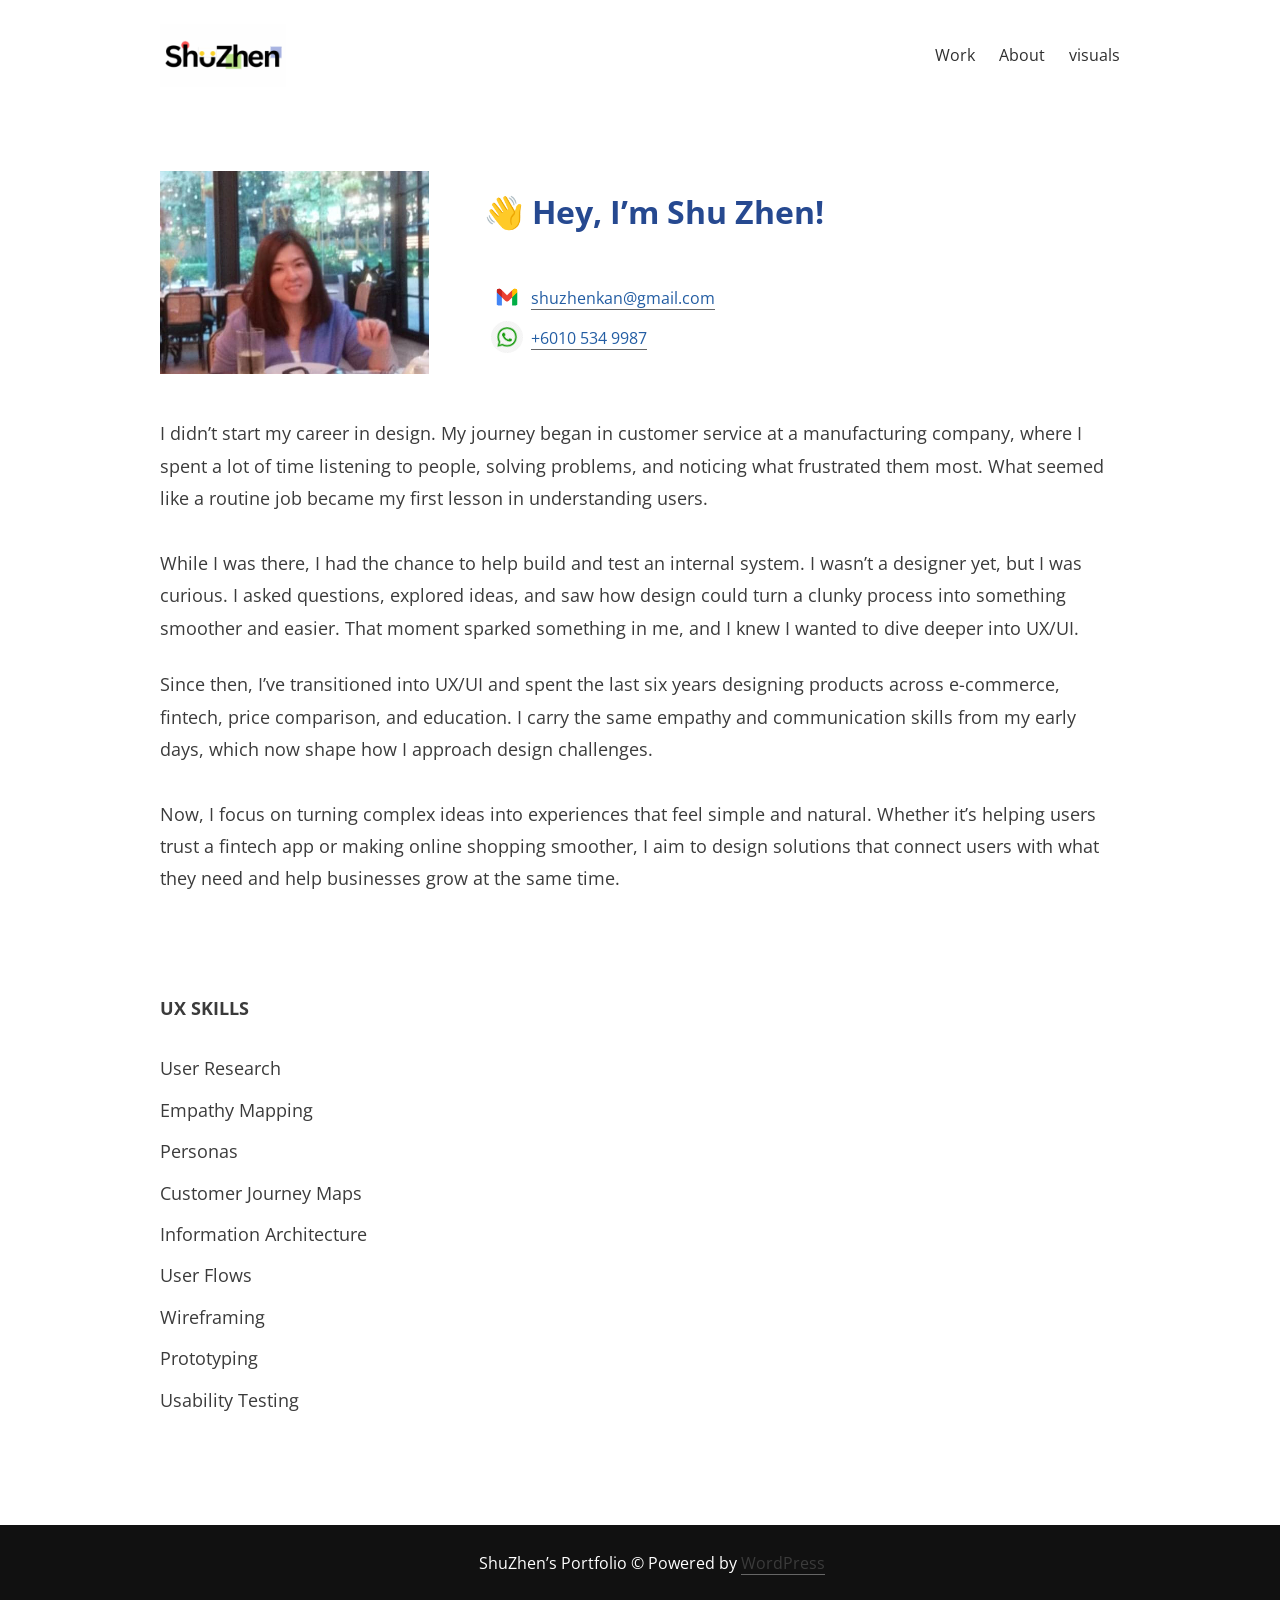
<file: about.html>
<!DOCTYPE html>
<html lang="en-US">
<head>
	<meta charset="UTF-8" />
	<meta name="viewport" content="width=device-width, initial-scale=1" />
<meta name='robots' content='max-image-preview:large' />
	<style>img:is([sizes="auto" i], [sizes^="auto," i]) { contain-intrinsic-size: 3000px 1500px }</style>
	<title>👋 Hey! I&#8217;m Shu Zhen</title>
<link rel="alternate" type="application/rss+xml" title=" &raquo; Feed" href="http://shuzhen-portfolio.local/feed/" />
<link rel="alternate" type="application/rss+xml" title=" &raquo; Comments Feed" href="http://shuzhen-portfolio.local/comments/feed/" />
<script>
window._wpemojiSettings = {"baseUrl":"https:\/\/s.w.org\/images\/core\/emoji\/16.0.1\/72x72\/","ext":".png","svgUrl":"https:\/\/s.w.org\/images\/core\/emoji\/16.0.1\/svg\/","svgExt":".svg","source":{"concatemoji":"http:\/\/shuzhen-portfolio.local\/wp-includes\/js\/wp-emoji-release.min.js?ver=6.8.3"}};
/*! This file is auto-generated */
!function(s,n){var o,i,e;function c(e){try{var t={supportTests:e,timestamp:(new Date).valueOf()};sessionStorage.setItem(o,JSON.stringify(t))}catch(e){}}function p(e,t,n){e.clearRect(0,0,e.canvas.width,e.canvas.height),e.fillText(t,0,0);var t=new Uint32Array(e.getImageData(0,0,e.canvas.width,e.canvas.height).data),a=(e.clearRect(0,0,e.canvas.width,e.canvas.height),e.fillText(n,0,0),new Uint32Array(e.getImageData(0,0,e.canvas.width,e.canvas.height).data));return t.every(function(e,t){return e===a[t]})}function u(e,t){e.clearRect(0,0,e.canvas.width,e.canvas.height),e.fillText(t,0,0);for(var n=e.getImageData(16,16,1,1),a=0;a<n.data.length;a++)if(0!==n.data[a])return!1;return!0}function f(e,t,n,a){switch(t){case"flag":return n(e,"\ud83c\udff3\ufe0f\u200d\u26a7\ufe0f","\ud83c\udff3\ufe0f\u200b\u26a7\ufe0f")?!1:!n(e,"\ud83c\udde8\ud83c\uddf6","\ud83c\udde8\u200b\ud83c\uddf6")&&!n(e,"\ud83c\udff4\udb40\udc67\udb40\udc62\udb40\udc65\udb40\udc6e\udb40\udc67\udb40\udc7f","\ud83c\udff4\u200b\udb40\udc67\u200b\udb40\udc62\u200b\udb40\udc65\u200b\udb40\udc6e\u200b\udb40\udc67\u200b\udb40\udc7f");case"emoji":return!a(e,"\ud83e\udedf")}return!1}function g(e,t,n,a){var r="undefined"!=typeof WorkerGlobalScope&&self instanceof WorkerGlobalScope?new OffscreenCanvas(300,150):s.createElement("canvas"),o=r.getContext("2d",{willReadFrequently:!0}),i=(o.textBaseline="top",o.font="600 32px Arial",{});return e.forEach(function(e){i[e]=t(o,e,n,a)}),i}function t(e){var t=s.createElement("script");t.src=e,t.defer=!0,s.head.appendChild(t)}"undefined"!=typeof Promise&&(o="wpEmojiSettingsSupports",i=["flag","emoji"],n.supports={everything:!0,everythingExceptFlag:!0},e=new Promise(function(e){s.addEventListener("DOMContentLoaded",e,{once:!0})}),new Promise(function(t){var n=function(){try{var e=JSON.parse(sessionStorage.getItem(o));if("object"==typeof e&&"number"==typeof e.timestamp&&(new Date).valueOf()<e.timestamp+604800&&"object"==typeof e.supportTests)return e.supportTests}catch(e){}return null}();if(!n){if("undefined"!=typeof Worker&&"undefined"!=typeof OffscreenCanvas&&"undefined"!=typeof URL&&URL.createObjectURL&&"undefined"!=typeof Blob)try{var e="postMessage("+g.toString()+"("+[JSON.stringify(i),f.toString(),p.toString(),u.toString()].join(",")+"));",a=new Blob([e],{type:"text/javascript"}),r=new Worker(URL.createObjectURL(a),{name:"wpTestEmojiSupports"});return void(r.onmessage=function(e){c(n=e.data),r.terminate(),t(n)})}catch(e){}c(n=g(i,f,p,u))}t(n)}).then(function(e){for(var t in e)n.supports[t]=e[t],n.supports.everything=n.supports.everything&&n.supports[t],"flag"!==t&&(n.supports.everythingExceptFlag=n.supports.everythingExceptFlag&&n.supports[t]);n.supports.everythingExceptFlag=n.supports.everythingExceptFlag&&!n.supports.flag,n.DOMReady=!1,n.readyCallback=function(){n.DOMReady=!0}}).then(function(){return e}).then(function(){var e;n.supports.everything||(n.readyCallback(),(e=n.source||{}).concatemoji?t(e.concatemoji):e.wpemoji&&e.twemoji&&(t(e.twemoji),t(e.wpemoji)))}))}((window,document),window._wpemojiSettings);
</script>
<style id='wp-block-site-logo-inline-css'>
.wp-block-site-logo{box-sizing:border-box;line-height:0}.wp-block-site-logo a{display:inline-block;line-height:0}.wp-block-site-logo.is-default-size img{height:auto;width:120px}.wp-block-site-logo img{height:auto;max-width:100%}.wp-block-site-logo a,.wp-block-site-logo img{border-radius:inherit}.wp-block-site-logo.aligncenter{margin-left:auto;margin-right:auto;text-align:center}:root :where(.wp-block-site-logo.is-style-rounded){border-radius:9999px}
</style>
<style id='wp-block-site-title-inline-css'>
.wp-block-site-title{box-sizing:border-box}.wp-block-site-title :where(a){color:inherit;font-family:inherit;font-size:inherit;font-style:inherit;font-weight:inherit;letter-spacing:inherit;line-height:inherit;text-decoration:inherit}
</style>
<style id='wp-block-navigation-link-inline-css'>
.wp-block-navigation .wp-block-navigation-item__label{overflow-wrap:break-word}.wp-block-navigation .wp-block-navigation-item__description{display:none}.link-ui-tools{border-top:1px solid #f0f0f0;padding:8px}.link-ui-block-inserter{padding-top:8px}.link-ui-block-inserter__back{margin-left:8px;text-transform:uppercase}
</style>
<link rel='stylesheet' id='wp-block-navigation-css' href='wp-includes/blocks/navigation/style.min.css@ver=6.8.3.css' media='all' />
<style id='wp-block-group-inline-css'>
.wp-block-group{box-sizing:border-box}:where(.wp-block-group.wp-block-group-is-layout-constrained){position:relative}
</style>
<style id='wp-block-group-theme-inline-css'>
:where(.wp-block-group.has-background){padding:1.25em 2.375em}
</style>
<style id='wp-block-template-part-theme-inline-css'>
:root :where(.wp-block-template-part.has-background){margin-bottom:0;margin-top:0;padding:1.25em 2.375em}
</style>
<style id='wp-block-paragraph-inline-css'>
.is-small-text{font-size:.875em}.is-regular-text{font-size:1em}.is-large-text{font-size:2.25em}.is-larger-text{font-size:3em}.has-drop-cap:not(:focus):first-letter{float:left;font-size:8.4em;font-style:normal;font-weight:100;line-height:.68;margin:.05em .1em 0 0;text-transform:uppercase}body.rtl .has-drop-cap:not(:focus):first-letter{float:none;margin-left:.1em}p.has-drop-cap.has-background{overflow:hidden}:root :where(p.has-background){padding:1.25em 2.375em}:where(p.has-text-color:not(.has-link-color)) a{color:inherit}p.has-text-align-left[style*="writing-mode:vertical-lr"],p.has-text-align-right[style*="writing-mode:vertical-rl"]{rotate:180deg}
</style>
<style id='wp-block-image-inline-css'>
.wp-block-image>a,.wp-block-image>figure>a{display:inline-block}.wp-block-image img{box-sizing:border-box;height:auto;max-width:100%;vertical-align:bottom}@media not (prefers-reduced-motion){.wp-block-image img.hide{visibility:hidden}.wp-block-image img.show{animation:show-content-image .4s}}.wp-block-image[style*=border-radius] img,.wp-block-image[style*=border-radius]>a{border-radius:inherit}.wp-block-image.has-custom-border img{box-sizing:border-box}.wp-block-image.aligncenter{text-align:center}.wp-block-image.alignfull>a,.wp-block-image.alignwide>a{width:100%}.wp-block-image.alignfull img,.wp-block-image.alignwide img{height:auto;width:100%}.wp-block-image .aligncenter,.wp-block-image .alignleft,.wp-block-image .alignright,.wp-block-image.aligncenter,.wp-block-image.alignleft,.wp-block-image.alignright{display:table}.wp-block-image .aligncenter>figcaption,.wp-block-image .alignleft>figcaption,.wp-block-image .alignright>figcaption,.wp-block-image.aligncenter>figcaption,.wp-block-image.alignleft>figcaption,.wp-block-image.alignright>figcaption{caption-side:bottom;display:table-caption}.wp-block-image .alignleft{float:left;margin:.5em 1em .5em 0}.wp-block-image .alignright{float:right;margin:.5em 0 .5em 1em}.wp-block-image .aligncenter{margin-left:auto;margin-right:auto}.wp-block-image :where(figcaption){margin-bottom:1em;margin-top:.5em}.wp-block-image.is-style-circle-mask img{border-radius:9999px}@supports ((-webkit-mask-image:none) or (mask-image:none)) or (-webkit-mask-image:none){.wp-block-image.is-style-circle-mask img{border-radius:0;-webkit-mask-image:url('data:image/svg+xml;utf8,<svg viewBox="0 0 100 100" xmlns="http://www.w3.org/2000/svg"><circle cx="50" cy="50" r="50"/></svg>');mask-image:url('data:image/svg+xml;utf8,<svg viewBox="0 0 100 100" xmlns="http://www.w3.org/2000/svg"><circle cx="50" cy="50" r="50"/></svg>');mask-mode:alpha;-webkit-mask-position:center;mask-position:center;-webkit-mask-repeat:no-repeat;mask-repeat:no-repeat;-webkit-mask-size:contain;mask-size:contain}}:root :where(.wp-block-image.is-style-rounded img,.wp-block-image .is-style-rounded img){border-radius:9999px}.wp-block-image figure{margin:0}.wp-lightbox-container{display:flex;flex-direction:column;position:relative}.wp-lightbox-container img{cursor:zoom-in}.wp-lightbox-container img:hover+button{opacity:1}.wp-lightbox-container button{align-items:center;-webkit-backdrop-filter:blur(16px) saturate(180%);backdrop-filter:blur(16px) saturate(180%);background-color:#5a5a5a40;border:none;border-radius:4px;cursor:zoom-in;display:flex;height:20px;justify-content:center;opacity:0;padding:0;position:absolute;right:16px;text-align:center;top:16px;width:20px;z-index:100}@media not (prefers-reduced-motion){.wp-lightbox-container button{transition:opacity .2s ease}}.wp-lightbox-container button:focus-visible{outline:3px auto #5a5a5a40;outline:3px auto -webkit-focus-ring-color;outline-offset:3px}.wp-lightbox-container button:hover{cursor:pointer;opacity:1}.wp-lightbox-container button:focus{opacity:1}.wp-lightbox-container button:focus,.wp-lightbox-container button:hover,.wp-lightbox-container button:not(:hover):not(:active):not(.has-background){background-color:#5a5a5a40;border:none}.wp-lightbox-overlay{box-sizing:border-box;cursor:zoom-out;height:100vh;left:0;overflow:hidden;position:fixed;top:0;visibility:hidden;width:100%;z-index:100000}.wp-lightbox-overlay .close-button{align-items:center;cursor:pointer;display:flex;justify-content:center;min-height:40px;min-width:40px;padding:0;position:absolute;right:calc(env(safe-area-inset-right) + 16px);top:calc(env(safe-area-inset-top) + 16px);z-index:5000000}.wp-lightbox-overlay .close-button:focus,.wp-lightbox-overlay .close-button:hover,.wp-lightbox-overlay .close-button:not(:hover):not(:active):not(.has-background){background:none;border:none}.wp-lightbox-overlay .lightbox-image-container{height:var(--wp--lightbox-container-height);left:50%;overflow:hidden;position:absolute;top:50%;transform:translate(-50%,-50%);transform-origin:top left;width:var(--wp--lightbox-container-width);z-index:9999999999}.wp-lightbox-overlay .wp-block-image{align-items:center;box-sizing:border-box;display:flex;height:100%;justify-content:center;margin:0;position:relative;transform-origin:0 0;width:100%;z-index:3000000}.wp-lightbox-overlay .wp-block-image img{height:var(--wp--lightbox-image-height);min-height:var(--wp--lightbox-image-height);min-width:var(--wp--lightbox-image-width);width:var(--wp--lightbox-image-width)}.wp-lightbox-overlay .wp-block-image figcaption{display:none}.wp-lightbox-overlay button{background:none;border:none}.wp-lightbox-overlay .scrim{background-color:#fff;height:100%;opacity:.9;position:absolute;width:100%;z-index:2000000}.wp-lightbox-overlay.active{visibility:visible}@media not (prefers-reduced-motion){.wp-lightbox-overlay.active{animation:turn-on-visibility .25s both}.wp-lightbox-overlay.active img{animation:turn-on-visibility .35s both}.wp-lightbox-overlay.show-closing-animation:not(.active){animation:turn-off-visibility .35s both}.wp-lightbox-overlay.show-closing-animation:not(.active) img{animation:turn-off-visibility .25s both}.wp-lightbox-overlay.zoom.active{animation:none;opacity:1;visibility:visible}.wp-lightbox-overlay.zoom.active .lightbox-image-container{animation:lightbox-zoom-in .4s}.wp-lightbox-overlay.zoom.active .lightbox-image-container img{animation:none}.wp-lightbox-overlay.zoom.active .scrim{animation:turn-on-visibility .4s forwards}.wp-lightbox-overlay.zoom.show-closing-animation:not(.active){animation:none}.wp-lightbox-overlay.zoom.show-closing-animation:not(.active) .lightbox-image-container{animation:lightbox-zoom-out .4s}.wp-lightbox-overlay.zoom.show-closing-animation:not(.active) .lightbox-image-container img{animation:none}.wp-lightbox-overlay.zoom.show-closing-animation:not(.active) .scrim{animation:turn-off-visibility .4s forwards}}@keyframes show-content-image{0%{visibility:hidden}99%{visibility:hidden}to{visibility:visible}}@keyframes turn-on-visibility{0%{opacity:0}to{opacity:1}}@keyframes turn-off-visibility{0%{opacity:1;visibility:visible}99%{opacity:0;visibility:visible}to{opacity:0;visibility:hidden}}@keyframes lightbox-zoom-in{0%{transform:translate(calc((-100vw + var(--wp--lightbox-scrollbar-width))/2 + var(--wp--lightbox-initial-left-position)),calc(-50vh + var(--wp--lightbox-initial-top-position))) scale(var(--wp--lightbox-scale))}to{transform:translate(-50%,-50%) scale(1)}}@keyframes lightbox-zoom-out{0%{transform:translate(-50%,-50%) scale(1);visibility:visible}99%{visibility:visible}to{transform:translate(calc((-100vw + var(--wp--lightbox-scrollbar-width))/2 + var(--wp--lightbox-initial-left-position)),calc(-50vh + var(--wp--lightbox-initial-top-position))) scale(var(--wp--lightbox-scale));visibility:hidden}}
</style>
<style id='wp-block-image-theme-inline-css'>
:root :where(.wp-block-image figcaption){color:#555;font-size:13px;text-align:center}.is-dark-theme :root :where(.wp-block-image figcaption){color:#ffffffa6}.wp-block-image{margin:0 0 1em}
</style>
<style id='wp-block-columns-inline-css'>
.wp-block-columns{align-items:normal!important;box-sizing:border-box;display:flex;flex-wrap:wrap!important}@media (min-width:782px){.wp-block-columns{flex-wrap:nowrap!important}}.wp-block-columns.are-vertically-aligned-top{align-items:flex-start}.wp-block-columns.are-vertically-aligned-center{align-items:center}.wp-block-columns.are-vertically-aligned-bottom{align-items:flex-end}@media (max-width:781px){.wp-block-columns:not(.is-not-stacked-on-mobile)>.wp-block-column{flex-basis:100%!important}}@media (min-width:782px){.wp-block-columns:not(.is-not-stacked-on-mobile)>.wp-block-column{flex-basis:0;flex-grow:1}.wp-block-columns:not(.is-not-stacked-on-mobile)>.wp-block-column[style*=flex-basis]{flex-grow:0}}.wp-block-columns.is-not-stacked-on-mobile{flex-wrap:nowrap!important}.wp-block-columns.is-not-stacked-on-mobile>.wp-block-column{flex-basis:0;flex-grow:1}.wp-block-columns.is-not-stacked-on-mobile>.wp-block-column[style*=flex-basis]{flex-grow:0}:where(.wp-block-columns){margin-bottom:1.75em}:where(.wp-block-columns.has-background){padding:1.25em 2.375em}.wp-block-column{flex-grow:1;min-width:0;overflow-wrap:break-word;word-break:break-word}.wp-block-column.is-vertically-aligned-top{align-self:flex-start}.wp-block-column.is-vertically-aligned-center{align-self:center}.wp-block-column.is-vertically-aligned-bottom{align-self:flex-end}.wp-block-column.is-vertically-aligned-stretch{align-self:stretch}.wp-block-column.is-vertically-aligned-bottom,.wp-block-column.is-vertically-aligned-center,.wp-block-column.is-vertically-aligned-top{width:100%}
</style>
<style id='wp-block-media-text-inline-css'>
.wp-block-media-text{box-sizing:border-box;
  /*!rtl:begin:ignore*/direction:ltr;
  /*!rtl:end:ignore*/display:grid;grid-template-columns:50% 1fr;grid-template-rows:auto}.wp-block-media-text.has-media-on-the-right{grid-template-columns:1fr 50%}.wp-block-media-text.is-vertically-aligned-top>.wp-block-media-text__content,.wp-block-media-text.is-vertically-aligned-top>.wp-block-media-text__media{align-self:start}.wp-block-media-text.is-vertically-aligned-center>.wp-block-media-text__content,.wp-block-media-text.is-vertically-aligned-center>.wp-block-media-text__media,.wp-block-media-text>.wp-block-media-text__content,.wp-block-media-text>.wp-block-media-text__media{align-self:center}.wp-block-media-text.is-vertically-aligned-bottom>.wp-block-media-text__content,.wp-block-media-text.is-vertically-aligned-bottom>.wp-block-media-text__media{align-self:end}.wp-block-media-text>.wp-block-media-text__media{
  /*!rtl:begin:ignore*/grid-column:1;grid-row:1;
  /*!rtl:end:ignore*/margin:0}.wp-block-media-text>.wp-block-media-text__content{direction:ltr;
  /*!rtl:begin:ignore*/grid-column:2;grid-row:1;
  /*!rtl:end:ignore*/padding:0 8%;word-break:break-word}.wp-block-media-text.has-media-on-the-right>.wp-block-media-text__media{
  /*!rtl:begin:ignore*/grid-column:2;grid-row:1
  /*!rtl:end:ignore*/}.wp-block-media-text.has-media-on-the-right>.wp-block-media-text__content{
  /*!rtl:begin:ignore*/grid-column:1;grid-row:1
  /*!rtl:end:ignore*/}.wp-block-media-text__media a{display:block}.wp-block-media-text__media img,.wp-block-media-text__media video{height:auto;max-width:unset;vertical-align:middle;width:100%}.wp-block-media-text.is-image-fill>.wp-block-media-text__media{background-size:cover;height:100%;min-height:250px}.wp-block-media-text.is-image-fill>.wp-block-media-text__media>a{display:block;height:100%}.wp-block-media-text.is-image-fill>.wp-block-media-text__media img{height:1px;margin:-1px;overflow:hidden;padding:0;position:absolute;width:1px;clip:rect(0,0,0,0);border:0}.wp-block-media-text.is-image-fill-element>.wp-block-media-text__media{height:100%;min-height:250px;position:relative}.wp-block-media-text.is-image-fill-element>.wp-block-media-text__media>a{display:block;height:100%}.wp-block-media-text.is-image-fill-element>.wp-block-media-text__media img{height:100%;object-fit:cover;position:absolute;width:100%}@media (max-width:600px){.wp-block-media-text.is-stacked-on-mobile{grid-template-columns:100%!important}.wp-block-media-text.is-stacked-on-mobile>.wp-block-media-text__media{grid-column:1;grid-row:1}.wp-block-media-text.is-stacked-on-mobile>.wp-block-media-text__content{grid-column:1;grid-row:2}}
</style>
<style id='wp-block-post-content-inline-css'>
.wp-block-post-content{display:flow-root}
</style>
<style id='wp-emoji-styles-inline-css'>

	img.wp-smiley, img.emoji {
		display: inline !important;
		border: none !important;
		box-shadow: none !important;
		height: 1em !important;
		width: 1em !important;
		margin: 0 0.07em !important;
		vertical-align: -0.1em !important;
		background: none !important;
		padding: 0 !important;
	}
</style>
<style id='wp-block-library-inline-css'>
:root{--wp-admin-theme-color:#007cba;--wp-admin-theme-color--rgb:0,124,186;--wp-admin-theme-color-darker-10:#006ba1;--wp-admin-theme-color-darker-10--rgb:0,107,161;--wp-admin-theme-color-darker-20:#005a87;--wp-admin-theme-color-darker-20--rgb:0,90,135;--wp-admin-border-width-focus:2px;--wp-block-synced-color:#7a00df;--wp-block-synced-color--rgb:122,0,223;--wp-bound-block-color:var(--wp-block-synced-color)}@media (min-resolution:192dpi){:root{--wp-admin-border-width-focus:1.5px}}.wp-element-button{cursor:pointer}:root{--wp--preset--font-size--normal:16px;--wp--preset--font-size--huge:42px}:root .has-very-light-gray-background-color{background-color:#eee}:root .has-very-dark-gray-background-color{background-color:#313131}:root .has-very-light-gray-color{color:#eee}:root .has-very-dark-gray-color{color:#313131}:root .has-vivid-green-cyan-to-vivid-cyan-blue-gradient-background{background:linear-gradient(135deg,#00d084,#0693e3)}:root .has-purple-crush-gradient-background{background:linear-gradient(135deg,#34e2e4,#4721fb 50%,#ab1dfe)}:root .has-hazy-dawn-gradient-background{background:linear-gradient(135deg,#faaca8,#dad0ec)}:root .has-subdued-olive-gradient-background{background:linear-gradient(135deg,#fafae1,#67a671)}:root .has-atomic-cream-gradient-background{background:linear-gradient(135deg,#fdd79a,#004a59)}:root .has-nightshade-gradient-background{background:linear-gradient(135deg,#330968,#31cdcf)}:root .has-midnight-gradient-background{background:linear-gradient(135deg,#020381,#2874fc)}.has-regular-font-size{font-size:1em}.has-larger-font-size{font-size:2.625em}.has-normal-font-size{font-size:var(--wp--preset--font-size--normal)}.has-huge-font-size{font-size:var(--wp--preset--font-size--huge)}.has-text-align-center{text-align:center}.has-text-align-left{text-align:left}.has-text-align-right{text-align:right}#end-resizable-editor-section{display:none}.aligncenter{clear:both}.items-justified-left{justify-content:flex-start}.items-justified-center{justify-content:center}.items-justified-right{justify-content:flex-end}.items-justified-space-between{justify-content:space-between}.screen-reader-text{border:0;clip-path:inset(50%);height:1px;margin:-1px;overflow:hidden;padding:0;position:absolute;width:1px;word-wrap:normal!important}.screen-reader-text:focus{background-color:#ddd;clip-path:none;color:#444;display:block;font-size:1em;height:auto;left:5px;line-height:normal;padding:15px 23px 14px;text-decoration:none;top:5px;width:auto;z-index:100000}html :where(.has-border-color){border-style:solid}html :where([style*=border-top-color]){border-top-style:solid}html :where([style*=border-right-color]){border-right-style:solid}html :where([style*=border-bottom-color]){border-bottom-style:solid}html :where([style*=border-left-color]){border-left-style:solid}html :where([style*=border-width]){border-style:solid}html :where([style*=border-top-width]){border-top-style:solid}html :where([style*=border-right-width]){border-right-style:solid}html :where([style*=border-bottom-width]){border-bottom-style:solid}html :where([style*=border-left-width]){border-left-style:solid}html :where(img[class*=wp-image-]){height:auto;max-width:100%}:where(figure){margin:0 0 1em}html :where(.is-position-sticky){--wp-admin--admin-bar--position-offset:var(--wp-admin--admin-bar--height,0px)}@media screen and (max-width:600px){html :where(.is-position-sticky){--wp-admin--admin-bar--position-offset:0px}}
</style>
<style id='global-styles-inline-css'>
:root{--wp--preset--aspect-ratio--square: 1;--wp--preset--aspect-ratio--4-3: 4/3;--wp--preset--aspect-ratio--3-4: 3/4;--wp--preset--aspect-ratio--3-2: 3/2;--wp--preset--aspect-ratio--2-3: 2/3;--wp--preset--aspect-ratio--16-9: 16/9;--wp--preset--aspect-ratio--9-16: 9/16;--wp--preset--color--black: #000000;--wp--preset--color--cyan-bluish-gray: #abb8c3;--wp--preset--color--white: #ffffff;--wp--preset--color--pale-pink: #f78da7;--wp--preset--color--vivid-red: #cf2e2e;--wp--preset--color--luminous-vivid-orange: #ff6900;--wp--preset--color--luminous-vivid-amber: #fcb900;--wp--preset--color--light-green-cyan: #7bdcb5;--wp--preset--color--vivid-green-cyan: #00d084;--wp--preset--color--pale-cyan-blue: #8ed1fc;--wp--preset--color--vivid-cyan-blue: #0693e3;--wp--preset--color--vivid-purple: #9b51e0;--wp--preset--color--primary: #111111;--wp--preset--color--primary-second: #2f2f2f;--wp--preset--color--secondary: #666666;--wp--preset--color--background: #ffffff;--wp--preset--color--background-secondary: #f6f6f6;--wp--preset--color--additional: #c8c8c8;--wp--preset--gradient--vivid-cyan-blue-to-vivid-purple: linear-gradient(135deg,rgba(6,147,227,1) 0%,rgb(155,81,224) 100%);--wp--preset--gradient--light-green-cyan-to-vivid-green-cyan: linear-gradient(135deg,rgb(122,220,180) 0%,rgb(0,208,130) 100%);--wp--preset--gradient--luminous-vivid-amber-to-luminous-vivid-orange: linear-gradient(135deg,rgba(252,185,0,1) 0%,rgba(255,105,0,1) 100%);--wp--preset--gradient--luminous-vivid-orange-to-vivid-red: linear-gradient(135deg,rgba(255,105,0,1) 0%,rgb(207,46,46) 100%);--wp--preset--gradient--very-light-gray-to-cyan-bluish-gray: linear-gradient(135deg,rgb(238,238,238) 0%,rgb(169,184,195) 100%);--wp--preset--gradient--cool-to-warm-spectrum: linear-gradient(135deg,rgb(74,234,220) 0%,rgb(151,120,209) 20%,rgb(207,42,186) 40%,rgb(238,44,130) 60%,rgb(251,105,98) 80%,rgb(254,248,76) 100%);--wp--preset--gradient--blush-light-purple: linear-gradient(135deg,rgb(255,206,236) 0%,rgb(152,150,240) 100%);--wp--preset--gradient--blush-bordeaux: linear-gradient(135deg,rgb(254,205,165) 0%,rgb(254,45,45) 50%,rgb(107,0,62) 100%);--wp--preset--gradient--luminous-dusk: linear-gradient(135deg,rgb(255,203,112) 0%,rgb(199,81,192) 50%,rgb(65,88,208) 100%);--wp--preset--gradient--pale-ocean: linear-gradient(135deg,rgb(255,245,203) 0%,rgb(182,227,212) 50%,rgb(51,167,181) 100%);--wp--preset--gradient--electric-grass: linear-gradient(135deg,rgb(202,248,128) 0%,rgb(113,206,126) 100%);--wp--preset--gradient--midnight: linear-gradient(135deg,rgb(2,3,129) 0%,rgb(40,116,252) 100%);--wp--preset--font-size--small: clamp(14px, 0.875rem + ((1vw - 3.2px) * 0.217), 16px);--wp--preset--font-size--medium: clamp(18px, 1.125rem + ((1vw - 3.2px) * 0.217), 20px);--wp--preset--font-size--large: clamp(20px, 1.25rem + ((1vw - 3.2px) * 0.435), 24px);--wp--preset--font-size--x-large: clamp(24px, 1.5rem + ((1vw - 3.2px) * 0.87), 32px);--wp--preset--font-size--tiny: clamp(12px, 0.75rem + ((1vw - 3.2px) * 0.217), 14px);--wp--preset--font-size--normal: clamp(16px, 1rem + ((1vw - 3.2px) * 0.217), 18px);--wp--preset--font-size--xx-large: clamp(32px, 2rem + ((1vw - 3.2px) * 1.087), 42px);--wp--preset--font-family--dmsans: "DM Sans", sans-serif;--wp--preset--font-family--roboto: Roboto, sans-serif;--wp--preset--font-family--open-sans: "Open Sans", sans-serif;--wp--preset--font-family--poppins: Poppins, sans-serif;--wp--preset--font-family--lora: Lora, serif;--wp--preset--font-family--raleway: Raleway, sans-serif;--wp--preset--spacing--20: 16px;--wp--preset--spacing--30: 24px;--wp--preset--spacing--40: clamp(24px, 6vw, 32px);--wp--preset--spacing--50: clamp(32px, 7.5vw, 40px);--wp--preset--spacing--60: clamp(48px, 9vw, 64px);--wp--preset--spacing--70: 3.38rem;--wp--preset--spacing--80: 5.06rem;--wp--preset--spacing--10: 8px;--wp--preset--shadow--natural: 6px 6px 9px rgba(0, 0, 0, 0.2);--wp--preset--shadow--deep: 12px 12px 50px rgba(0, 0, 0, 0.4);--wp--preset--shadow--sharp: 6px 6px 0px rgba(0, 0, 0, 0.2);--wp--preset--shadow--outlined: 6px 6px 0px -3px rgba(255, 255, 255, 1), 6px 6px rgba(0, 0, 0, 1);--wp--preset--shadow--crisp: 6px 6px 0px rgba(0, 0, 0, 1);--wp--custom--typography--line-height--normal: 1.35;}:root { --wp--style--global--content-size: 960px;--wp--style--global--wide-size: 1240px; }:where(body) { margin: 0; }.wp-site-blocks > .alignleft { float: left; margin-right: 2em; }.wp-site-blocks > .alignright { float: right; margin-left: 2em; }.wp-site-blocks > .aligncenter { justify-content: center; margin-left: auto; margin-right: auto; }:where(.wp-site-blocks) > * { margin-block-start: 24px; margin-block-end: 0; }:where(.wp-site-blocks) > :first-child { margin-block-start: 0; }:where(.wp-site-blocks) > :last-child { margin-block-end: 0; }:root { --wp--style--block-gap: 24px; }:root :where(.is-layout-flow) > :first-child{margin-block-start: 0;}:root :where(.is-layout-flow) > :last-child{margin-block-end: 0;}:root :where(.is-layout-flow) > *{margin-block-start: 24px;margin-block-end: 0;}:root :where(.is-layout-constrained) > :first-child{margin-block-start: 0;}:root :where(.is-layout-constrained) > :last-child{margin-block-end: 0;}:root :where(.is-layout-constrained) > *{margin-block-start: 24px;margin-block-end: 0;}:root :where(.is-layout-flex){gap: 24px;}:root :where(.is-layout-grid){gap: 24px;}.is-layout-flow > .alignleft{float: left;margin-inline-start: 0;margin-inline-end: 2em;}.is-layout-flow > .alignright{float: right;margin-inline-start: 2em;margin-inline-end: 0;}.is-layout-flow > .aligncenter{margin-left: auto !important;margin-right: auto !important;}.is-layout-constrained > .alignleft{float: left;margin-inline-start: 0;margin-inline-end: 2em;}.is-layout-constrained > .alignright{float: right;margin-inline-start: 2em;margin-inline-end: 0;}.is-layout-constrained > .aligncenter{margin-left: auto !important;margin-right: auto !important;}.is-layout-constrained > :where(:not(.alignleft):not(.alignright):not(.alignfull)){max-width: var(--wp--style--global--content-size);margin-left: auto !important;margin-right: auto !important;}.is-layout-constrained > .alignwide{max-width: var(--wp--style--global--wide-size);}body .is-layout-flex{display: flex;}.is-layout-flex{flex-wrap: wrap;align-items: center;}.is-layout-flex > :is(*, div){margin: 0;}body .is-layout-grid{display: grid;}.is-layout-grid > :is(*, div){margin: 0;}body{background-color: var(--wp--preset--color--background);color: #3b3b3b;font-family: var(--wp--preset--font-family--open-sans);font-size: var(--wp--preset--font-size--normal);font-style: normal;font-weight: 400;line-height: 1.8;padding-top: 0px;padding-right: 0px;padding-bottom: 0px;padding-left: 0px;}a:where(:not(.wp-element-button)){border-bottom-color: var(--wp--preset--color--secondary);border-bottom-width: 1px;border-bottom-style: solid;color: #3b3b3b;font-family: var(--wp--preset--font-family--open-sans);font-size: var(--wp--preset--font-size--small);font-style: normal;font-weight: 400;line-height: 1.5;text-decoration: none;}:root :where(a:where(:not(.wp-element-button)):hover){border-bottom-color: rgba(0,0,0,0);}h1, h2, h3, h4, h5, h6{color: #535353;font-family: var(--wp--preset--font-family--raleway);font-style: normal;font-weight: 500;line-height: 1.5;}h1{font-family: var(--wp--preset--font-family--raleway);font-size: clamp(24.034px, 1.502rem + ((1vw - 3.2px) * 1.735), 40px);font-style: normal;font-weight: 600;line-height: 1.50;}h2{font-family: var(--wp--preset--font-family--raleway);font-size: var(--wp--preset--font-size--x-large);font-style: normal;font-weight: 500;line-height: 1.5;}h3{font-family: var(--wp--preset--font-family--raleway);font-size: var(--wp--preset--font-size--large);font-style: normal;font-weight: 500;line-height: 1.5;}h4{font-family: var(--wp--preset--font-family--raleway);font-size: var(--wp--preset--font-size--medium);font-style: normal;font-weight: 500;line-height: 1.5;}h5{font-family: var(--wp--preset--font-family--raleway);font-size: var(--wp--preset--font-size--normal);font-style: normal;font-weight: 500;line-height: 1.5;}h6{font-family: var(--wp--preset--font-family--raleway);font-size: var(--wp--preset--font-size--small);font-style: normal;font-weight: 500;line-height: 1.5;}:root :where(.wp-element-button, .wp-block-button__link){background-color: var(--wp--preset--color--background);border-radius: var(--wp--preset--spacing--10);border-width: 0;color: var(--wp--preset--color--secondary);font-family: var(--wp--preset--font-family--open-sans);font-size: var(--wp--preset--font-size--small);font-style: normal;font-weight: 600;line-height: inherit;padding: calc(0.667em + 2px) calc(1.333em + 2px);text-decoration: none;}:root :where(.wp-element-caption, .wp-block-audio figcaption, .wp-block-embed figcaption, .wp-block-gallery figcaption, .wp-block-image figcaption, .wp-block-table figcaption, .wp-block-video figcaption){color: var(--wp--preset--color--secondary);font-family: var(--wp--preset--font-family--open-sans);font-size: var(--wp--preset--font-size--tiny);}.has-black-color{color: var(--wp--preset--color--black) !important;}.has-cyan-bluish-gray-color{color: var(--wp--preset--color--cyan-bluish-gray) !important;}.has-white-color{color: var(--wp--preset--color--white) !important;}.has-pale-pink-color{color: var(--wp--preset--color--pale-pink) !important;}.has-vivid-red-color{color: var(--wp--preset--color--vivid-red) !important;}.has-luminous-vivid-orange-color{color: var(--wp--preset--color--luminous-vivid-orange) !important;}.has-luminous-vivid-amber-color{color: var(--wp--preset--color--luminous-vivid-amber) !important;}.has-light-green-cyan-color{color: var(--wp--preset--color--light-green-cyan) !important;}.has-vivid-green-cyan-color{color: var(--wp--preset--color--vivid-green-cyan) !important;}.has-pale-cyan-blue-color{color: var(--wp--preset--color--pale-cyan-blue) !important;}.has-vivid-cyan-blue-color{color: var(--wp--preset--color--vivid-cyan-blue) !important;}.has-vivid-purple-color{color: var(--wp--preset--color--vivid-purple) !important;}.has-primary-color{color: var(--wp--preset--color--primary) !important;}.has-primary-second-color{color: var(--wp--preset--color--primary-second) !important;}.has-secondary-color{color: var(--wp--preset--color--secondary) !important;}.has-background-color{color: var(--wp--preset--color--background) !important;}.has-background-secondary-color{color: var(--wp--preset--color--background-secondary) !important;}.has-additional-color{color: var(--wp--preset--color--additional) !important;}.has-black-background-color{background-color: var(--wp--preset--color--black) !important;}.has-cyan-bluish-gray-background-color{background-color: var(--wp--preset--color--cyan-bluish-gray) !important;}.has-white-background-color{background-color: var(--wp--preset--color--white) !important;}.has-pale-pink-background-color{background-color: var(--wp--preset--color--pale-pink) !important;}.has-vivid-red-background-color{background-color: var(--wp--preset--color--vivid-red) !important;}.has-luminous-vivid-orange-background-color{background-color: var(--wp--preset--color--luminous-vivid-orange) !important;}.has-luminous-vivid-amber-background-color{background-color: var(--wp--preset--color--luminous-vivid-amber) !important;}.has-light-green-cyan-background-color{background-color: var(--wp--preset--color--light-green-cyan) !important;}.has-vivid-green-cyan-background-color{background-color: var(--wp--preset--color--vivid-green-cyan) !important;}.has-pale-cyan-blue-background-color{background-color: var(--wp--preset--color--pale-cyan-blue) !important;}.has-vivid-cyan-blue-background-color{background-color: var(--wp--preset--color--vivid-cyan-blue) !important;}.has-vivid-purple-background-color{background-color: var(--wp--preset--color--vivid-purple) !important;}.has-primary-background-color{background-color: var(--wp--preset--color--primary) !important;}.has-primary-second-background-color{background-color: var(--wp--preset--color--primary-second) !important;}.has-secondary-background-color{background-color: var(--wp--preset--color--secondary) !important;}.has-background-background-color{background-color: var(--wp--preset--color--background) !important;}.has-background-secondary-background-color{background-color: var(--wp--preset--color--background-secondary) !important;}.has-additional-background-color{background-color: var(--wp--preset--color--additional) !important;}.has-black-border-color{border-color: var(--wp--preset--color--black) !important;}.has-cyan-bluish-gray-border-color{border-color: var(--wp--preset--color--cyan-bluish-gray) !important;}.has-white-border-color{border-color: var(--wp--preset--color--white) !important;}.has-pale-pink-border-color{border-color: var(--wp--preset--color--pale-pink) !important;}.has-vivid-red-border-color{border-color: var(--wp--preset--color--vivid-red) !important;}.has-luminous-vivid-orange-border-color{border-color: var(--wp--preset--color--luminous-vivid-orange) !important;}.has-luminous-vivid-amber-border-color{border-color: var(--wp--preset--color--luminous-vivid-amber) !important;}.has-light-green-cyan-border-color{border-color: var(--wp--preset--color--light-green-cyan) !important;}.has-vivid-green-cyan-border-color{border-color: var(--wp--preset--color--vivid-green-cyan) !important;}.has-pale-cyan-blue-border-color{border-color: var(--wp--preset--color--pale-cyan-blue) !important;}.has-vivid-cyan-blue-border-color{border-color: var(--wp--preset--color--vivid-cyan-blue) !important;}.has-vivid-purple-border-color{border-color: var(--wp--preset--color--vivid-purple) !important;}.has-primary-border-color{border-color: var(--wp--preset--color--primary) !important;}.has-primary-second-border-color{border-color: var(--wp--preset--color--primary-second) !important;}.has-secondary-border-color{border-color: var(--wp--preset--color--secondary) !important;}.has-background-border-color{border-color: var(--wp--preset--color--background) !important;}.has-background-secondary-border-color{border-color: var(--wp--preset--color--background-secondary) !important;}.has-additional-border-color{border-color: var(--wp--preset--color--additional) !important;}.has-vivid-cyan-blue-to-vivid-purple-gradient-background{background: var(--wp--preset--gradient--vivid-cyan-blue-to-vivid-purple) !important;}.has-light-green-cyan-to-vivid-green-cyan-gradient-background{background: var(--wp--preset--gradient--light-green-cyan-to-vivid-green-cyan) !important;}.has-luminous-vivid-amber-to-luminous-vivid-orange-gradient-background{background: var(--wp--preset--gradient--luminous-vivid-amber-to-luminous-vivid-orange) !important;}.has-luminous-vivid-orange-to-vivid-red-gradient-background{background: var(--wp--preset--gradient--luminous-vivid-orange-to-vivid-red) !important;}.has-very-light-gray-to-cyan-bluish-gray-gradient-background{background: var(--wp--preset--gradient--very-light-gray-to-cyan-bluish-gray) !important;}.has-cool-to-warm-spectrum-gradient-background{background: var(--wp--preset--gradient--cool-to-warm-spectrum) !important;}.has-blush-light-purple-gradient-background{background: var(--wp--preset--gradient--blush-light-purple) !important;}.has-blush-bordeaux-gradient-background{background: var(--wp--preset--gradient--blush-bordeaux) !important;}.has-luminous-dusk-gradient-background{background: var(--wp--preset--gradient--luminous-dusk) !important;}.has-pale-ocean-gradient-background{background: var(--wp--preset--gradient--pale-ocean) !important;}.has-electric-grass-gradient-background{background: var(--wp--preset--gradient--electric-grass) !important;}.has-midnight-gradient-background{background: var(--wp--preset--gradient--midnight) !important;}.has-small-font-size{font-size: var(--wp--preset--font-size--small) !important;}.has-medium-font-size{font-size: var(--wp--preset--font-size--medium) !important;}.has-large-font-size{font-size: var(--wp--preset--font-size--large) !important;}.has-x-large-font-size{font-size: var(--wp--preset--font-size--x-large) !important;}.has-tiny-font-size{font-size: var(--wp--preset--font-size--tiny) !important;}.has-normal-font-size{font-size: var(--wp--preset--font-size--normal) !important;}.has-xx-large-font-size{font-size: var(--wp--preset--font-size--xx-large) !important;}.has-dmsans-font-family{font-family: var(--wp--preset--font-family--dmsans) !important;}.has-roboto-font-family{font-family: var(--wp--preset--font-family--roboto) !important;}.has-open-sans-font-family{font-family: var(--wp--preset--font-family--open-sans) !important;}.has-poppins-font-family{font-family: var(--wp--preset--font-family--poppins) !important;}.has-lora-font-family{font-family: var(--wp--preset--font-family--lora) !important;}.has-raleway-font-family{font-family: var(--wp--preset--font-family--raleway) !important;}
:root :where(.wp-block-image img, .wp-block-image .wp-block-image__crop-area, .wp-block-image .components-placeholder){border-radius: 20px;}
:root :where(.wp-block-navigation a:where(:not(.wp-element-button))){border-width: none;border-style: none;font-size: var(--wp--preset--font-size--small);line-height: var(--wp--custom--typography--line-height--normal);}
:root :where(.wp-block-navigation a:where(:not(.wp-element-button)):hover){color: var(--wp--preset--color--secondary);}
:root :where(.wp-block-site-title){margin-top: 0px;margin-bottom: 0px;}
:root :where(.wp-block-site-title a:where(:not(.wp-element-button))){border-bottom-width: none;border-bottom-style: none;}
:root :where(.wp-block-site-title a:where(:not(.wp-element-button)):hover){text-decoration: none;}
</style>
<style id='core-block-supports-inline-css'>
.wp-container-core-navigation-is-layout-fc4fd283{justify-content:flex-start;}.wp-container-core-group-is-layout-cb46ffcb{flex-wrap:nowrap;justify-content:space-between;}.wp-container-core-group-is-layout-32795961 > .alignfull{margin-right:calc(var(--wp--preset--spacing--30) * -1);margin-left:calc(var(--wp--preset--spacing--30) * -1);}.wp-elements-cc119c7e65d1f95a33099ce4914fcf8e a:where(:not(.wp-element-button)){color:#264990;}.wp-elements-09ec57cf9decf26ed0b1ab0981791875 a:where(:not(.wp-element-button)){color:#235da3;}.wp-elements-09ec57cf9decf26ed0b1ab0981791875 a:where(:not(.wp-element-button)):hover{color:#173d6b;}.wp-container-core-columns-is-layout-b2864ded{flex-wrap:nowrap;gap:0 0;}.wp-elements-2a2452405e3e5df5b6cfba9919916b99 a:where(:not(.wp-element-button)){color:#235da3;}.wp-elements-2a2452405e3e5df5b6cfba9919916b99 a:where(:not(.wp-element-button)):hover{color:#173d68;}.wp-container-core-columns-is-layout-d9884270{flex-wrap:nowrap;gap:0 0;}.wp-container-core-group-is-layout-e7732977 > :where(:not(.alignleft):not(.alignright):not(.alignfull)){margin-left:0 !important;}.wp-container-core-group-is-layout-e7732977 > *{margin-block-start:0;margin-block-end:0;}.wp-container-core-group-is-layout-e7732977 > * + *{margin-block-start:var(--wp--preset--spacing--10);margin-block-end:0;}.wp-container-core-post-content-is-layout-f5bb311e > *{margin-block-start:0;margin-block-end:0;}.wp-container-core-post-content-is-layout-f5bb311e > * + *{margin-block-start:var(--wp--preset--spacing--30);margin-block-end:0;}.wp-container-core-group-is-layout-595c0e07 > .alignfull{margin-right:calc(var(--wp--preset--spacing--30) * -1);margin-left:calc(var(--wp--preset--spacing--30) * -1);}.wp-container-core-group-is-layout-9366075c{justify-content:space-between;}.wp-container-core-group-is-layout-3107e787{flex-wrap:nowrap;justify-content:center;}
</style>
<style id='wp-block-template-skip-link-inline-css'>

		.skip-link.screen-reader-text {
			border: 0;
			clip-path: inset(50%);
			height: 1px;
			margin: -1px;
			overflow: hidden;
			padding: 0;
			position: absolute !important;
			width: 1px;
			word-wrap: normal !important;
		}

		.skip-link.screen-reader-text:focus {
			background-color: #eee;
			clip-path: none;
			color: #444;
			display: block;
			font-size: 1em;
			height: auto;
			left: 5px;
			line-height: normal;
			padding: 15px 23px 14px;
			text-decoration: none;
			top: 5px;
			width: auto;
			z-index: 100000;
		}
</style>
<link rel='stylesheet' id='fse-style-css' href='wp-content/themes/makoa/style.css@ver=1.0.5.css' media='all' />
<link rel="https://api.w.org/" href="wp-json/index.html" /><link rel="alternate" title="JSON" type="application/json" href="wp-json/wp/v2/pages/6" /><link rel="EditURI" type="application/rsd+xml" title="RSD" href="http://shuzhen-portfolio.local/xmlrpc.php?rsd" />
<meta name="generator" content="WordPress 6.8.3" />
<link rel="canonical" href="about.html" />
<link rel='shortlink' href='http://shuzhen-portfolio.local/?p=6' />
<link rel="alternate" title="oEmbed (JSON)" type="application/json+oembed" href="wp-json/oembed/1.0/embed@url=http%253A%252F%252Fshuzhen-portfolio.local%252Fabout%252F" />
<link rel="alternate" title="oEmbed (XML)" type="text/xml+oembed" href="wp-json/oembed/1.0/embed@url=http%253A%252F%252Fshuzhen-portfolio.local%252Fabout%252F&amp;format=xml" />
<script type="importmap" id="wp-importmap">
{"imports":{"@wordpress\/interactivity":"http:\/\/shuzhen-portfolio.local\/wp-includes\/js\/dist\/script-modules\/interactivity\/index.min.js?ver=55aebb6e0a16726baffb"}}
</script>
<script type="module" src="wp-includes/js/dist/script-modules/block-library/navigation/view.min.js@ver=61572d447d60c0aa5240" id="@wordpress/block-library/navigation/view-js-module"></script>
<link rel="modulepreload" href="wp-includes/js/dist/script-modules/interactivity/index.min.js@ver=55aebb6e0a16726baffb" id="@wordpress/interactivity-js-modulepreload"><style class='wp-fonts-local'>
@font-face{font-family:"DM Sans";font-style:normal;font-weight:400;font-display:fallback;src:url('wp-content/themes/makoa/assets/fonts/DMSans-VariableFont_opsz,wght.ttf') format('truetype');font-stretch:normal;}
@font-face{font-family:"DM Sans";font-style:normal;font-weight:500;font-display:fallback;src:url('wp-content/themes/makoa/assets/fonts/DMSans-VariableFont_opsz,wght.ttf') format('truetype');font-stretch:normal;}
@font-face{font-family:"DM Sans";font-style:normal;font-weight:600;font-display:fallback;src:url('wp-content/themes/makoa/assets/fonts/DMSans-VariableFont_opsz,wght.ttf') format('truetype');font-stretch:normal;}
@font-face{font-family:"DM Sans";font-style:normal;font-weight:700;font-display:fallback;src:url('wp-content/themes/makoa/assets/fonts/DMSans-VariableFont_opsz,wght.ttf') format('truetype');font-stretch:normal;}
@font-face{font-family:Roboto;font-style:normal;font-weight:100;font-display:fallback;src:url('wp-content/uploads/fonts/KFOkCnqEu92Fr1MmgWxKKTM1K9nz.woff2') format('woff2');}
@font-face{font-family:Roboto;font-style:normal;font-weight:300;font-display:fallback;src:url('wp-content/uploads/fonts/KFOlCnqEu92Fr1MmSU5vBh05IsDqlA.woff2') format('woff2');}
@font-face{font-family:Roboto;font-style:normal;font-weight:400;font-display:fallback;src:url('wp-content/uploads/fonts/KFOmCnqEu92Fr1Me4GZLCzYlKw.woff2') format('woff2');}
@font-face{font-family:Roboto;font-style:normal;font-weight:500;font-display:fallback;src:url('wp-content/uploads/fonts/KFOlCnqEu92Fr1MmEU9vBh05IsDqlA.woff2') format('woff2');}
@font-face{font-family:Roboto;font-style:normal;font-weight:700;font-display:fallback;src:url('wp-content/uploads/fonts/KFOlCnqEu92Fr1MmWUlvBh05IsDqlA.woff2') format('woff2');}
@font-face{font-family:Roboto;font-style:normal;font-weight:900;font-display:fallback;src:url('wp-content/uploads/fonts/KFOlCnqEu92Fr1MmYUtvBh05IsDqlA.woff2') format('woff2');}
@font-face{font-family:Roboto;font-style:italic;font-weight:100;font-display:fallback;src:url('wp-content/uploads/fonts/KFOiCnqEu92Fr1Mu51QrIzIXLsnzjYk.woff2') format('woff2');}
@font-face{font-family:Roboto;font-style:italic;font-weight:300;font-display:fallback;src:url('wp-content/uploads/fonts/KFOjCnqEu92Fr1Mu51TjARc4AMX6lJBP.woff2') format('woff2');}
@font-face{font-family:Roboto;font-style:italic;font-weight:400;font-display:fallback;src:url('wp-content/uploads/fonts/KFOkCnqEu92Fr1Mu52xKKTM1K9nz.woff2') format('woff2');}
@font-face{font-family:Roboto;font-style:italic;font-weight:500;font-display:fallback;src:url('wp-content/uploads/fonts/KFOjCnqEu92Fr1Mu51S7ABc4AMX6lJBP.woff2') format('woff2');}
@font-face{font-family:Roboto;font-style:italic;font-weight:700;font-display:fallback;src:url('wp-content/uploads/fonts/KFOjCnqEu92Fr1Mu51TzBhc4AMX6lJBP.woff2') format('woff2');}
@font-face{font-family:Roboto;font-style:italic;font-weight:900;font-display:fallback;src:url('wp-content/uploads/fonts/KFOjCnqEu92Fr1Mu51TLBBc4AMX6lJBP.woff2') format('woff2');}
@font-face{font-family:"Open Sans";font-style:normal;font-weight:300;font-display:fallback;src:url('wp-content/uploads/fonts/memSYaGs126MiZpBA-UvWbX2vVnXBbObj2OVZyOOSr4dVJWUgsiH0C4iY1M2xLER.woff2') format('woff2');}
@font-face{font-family:"Open Sans";font-style:normal;font-weight:400;font-display:fallback;src:url('wp-content/uploads/fonts/memSYaGs126MiZpBA-UvWbX2vVnXBbObj2OVZyOOSr4dVJWUgsjZ0C4iY1M2xLER.woff2') format('woff2');}
@font-face{font-family:"Open Sans";font-style:normal;font-weight:500;font-display:fallback;src:url('wp-content/uploads/fonts/memSYaGs126MiZpBA-UvWbX2vVnXBbObj2OVZyOOSr4dVJWUgsjr0C4iY1M2xLER.woff2') format('woff2');}
@font-face{font-family:"Open Sans";font-style:normal;font-weight:600;font-display:fallback;src:url('wp-content/uploads/fonts/memSYaGs126MiZpBA-UvWbX2vVnXBbObj2OVZyOOSr4dVJWUgsgH1y4iY1M2xLER.woff2') format('woff2');}
@font-face{font-family:"Open Sans";font-style:normal;font-weight:700;font-display:fallback;src:url('wp-content/uploads/fonts/memSYaGs126MiZpBA-UvWbX2vVnXBbObj2OVZyOOSr4dVJWUgsg-1y4iY1M2xLER.woff2') format('woff2');}
@font-face{font-family:"Open Sans";font-style:normal;font-weight:800;font-display:fallback;src:url('wp-content/uploads/fonts/memSYaGs126MiZpBA-UvWbX2vVnXBbObj2OVZyOOSr4dVJWUgshZ1y4iY1M2xLER.woff2') format('woff2');}
@font-face{font-family:"Open Sans";font-style:italic;font-weight:300;font-display:fallback;src:url('wp-content/uploads/fonts/memQYaGs126MiZpBA-UFUIcVXSCEkx2cmqvXlWq8tWZ0Pw86hd0Rk5hkaVIUwaERZjA.woff2') format('woff2');}
@font-face{font-family:"Open Sans";font-style:italic;font-weight:400;font-display:fallback;src:url('wp-content/uploads/fonts/memQYaGs126MiZpBA-UFUIcVXSCEkx2cmqvXlWq8tWZ0Pw86hd0Rk8ZkaVIUwaERZjA.woff2') format('woff2');}
@font-face{font-family:"Open Sans";font-style:italic;font-weight:500;font-display:fallback;src:url('wp-content/uploads/fonts/memQYaGs126MiZpBA-UFUIcVXSCEkx2cmqvXlWq8tWZ0Pw86hd0Rk_RkaVIUwaERZjA.woff2') format('woff2');}
@font-face{font-family:"Open Sans";font-style:italic;font-weight:600;font-display:fallback;src:url('wp-content/uploads/fonts/memQYaGs126MiZpBA-UFUIcVXSCEkx2cmqvXlWq8tWZ0Pw86hd0RkxhjaVIUwaERZjA.woff2') format('woff2');}
@font-face{font-family:"Open Sans";font-style:italic;font-weight:700;font-display:fallback;src:url('wp-content/uploads/fonts/memQYaGs126MiZpBA-UFUIcVXSCEkx2cmqvXlWq8tWZ0Pw86hd0RkyFjaVIUwaERZjA.woff2') format('woff2');}
@font-face{font-family:"Open Sans";font-style:italic;font-weight:800;font-display:fallback;src:url('wp-content/uploads/fonts/memQYaGs126MiZpBA-UFUIcVXSCEkx2cmqvXlWq8tWZ0Pw86hd0Rk0ZjaVIUwaERZjA.woff2') format('woff2');}
@font-face{font-family:Poppins;font-style:normal;font-weight:100;font-display:fallback;src:url('wp-content/uploads/fonts/pxiGyp8kv8JHgFVrLPTecnFBGPaTSQ.woff2') format('woff2');}
@font-face{font-family:Poppins;font-style:normal;font-weight:200;font-display:fallback;src:url('wp-content/uploads/fonts/pxiByp8kv8JHgFVrLFj_V15vFP-KUEg.woff2') format('woff2');}
@font-face{font-family:Poppins;font-style:normal;font-weight:300;font-display:fallback;src:url('wp-content/uploads/fonts/pxiByp8kv8JHgFVrLDz8V15vFP-KUEg.woff2') format('woff2');}
@font-face{font-family:Poppins;font-style:normal;font-weight:400;font-display:fallback;src:url('wp-content/uploads/fonts/pxiEyp8kv8JHgFVrFJXUc1NECPY.woff2') format('woff2');}
@font-face{font-family:Poppins;font-style:normal;font-weight:500;font-display:fallback;src:url('wp-content/uploads/fonts/pxiByp8kv8JHgFVrLGT9V15vFP-KUEg.woff2') format('woff2');}
@font-face{font-family:Poppins;font-style:normal;font-weight:600;font-display:fallback;src:url('wp-content/uploads/fonts/pxiByp8kv8JHgFVrLEj6V15vFP-KUEg.woff2') format('woff2');}
@font-face{font-family:Poppins;font-style:normal;font-weight:700;font-display:fallback;src:url('wp-content/uploads/fonts/pxiByp8kv8JHgFVrLCz7V15vFP-KUEg.woff2') format('woff2');}
@font-face{font-family:Poppins;font-style:normal;font-weight:800;font-display:fallback;src:url('wp-content/uploads/fonts/pxiByp8kv8JHgFVrLDD4V15vFP-KUEg.woff2') format('woff2');}
@font-face{font-family:Poppins;font-style:normal;font-weight:900;font-display:fallback;src:url('wp-content/uploads/fonts/pxiByp8kv8JHgFVrLBT5V15vFP-KUEg.woff2') format('woff2');}
@font-face{font-family:Poppins;font-style:italic;font-weight:100;font-display:fallback;src:url('wp-content/uploads/fonts/pxiAyp8kv8JHgFVrJJLmE3tAOvODSVFF.woff2') format('woff2');}
@font-face{font-family:Poppins;font-style:italic;font-weight:200;font-display:fallback;src:url('wp-content/uploads/fonts/pxiDyp8kv8JHgFVrJJLmv1plFd2PQEhcqw.woff2') format('woff2');}
@font-face{font-family:Poppins;font-style:italic;font-weight:300;font-display:fallback;src:url('wp-content/uploads/fonts/pxiDyp8kv8JHgFVrJJLm21llFd2PQEhcqw.woff2') format('woff2');}
@font-face{font-family:Poppins;font-style:italic;font-weight:400;font-display:fallback;src:url('wp-content/uploads/fonts/pxiGyp8kv8JHgFVrJJLecnFBGPaTSQ.woff2') format('woff2');}
@font-face{font-family:Poppins;font-style:italic;font-weight:500;font-display:fallback;src:url('wp-content/uploads/fonts/pxiDyp8kv8JHgFVrJJLmg1hlFd2PQEhcqw.woff2') format('woff2');}
@font-face{font-family:Poppins;font-style:italic;font-weight:600;font-display:fallback;src:url('wp-content/uploads/fonts/pxiDyp8kv8JHgFVrJJLmr19lFd2PQEhcqw.woff2') format('woff2');}
@font-face{font-family:Poppins;font-style:italic;font-weight:700;font-display:fallback;src:url('wp-content/uploads/fonts/pxiDyp8kv8JHgFVrJJLmy15lFd2PQEhcqw.woff2') format('woff2');}
@font-face{font-family:Poppins;font-style:italic;font-weight:800;font-display:fallback;src:url('wp-content/uploads/fonts/pxiDyp8kv8JHgFVrJJLm111lFd2PQEhcqw.woff2') format('woff2');}
@font-face{font-family:Poppins;font-style:italic;font-weight:900;font-display:fallback;src:url('wp-content/uploads/fonts/pxiDyp8kv8JHgFVrJJLm81xlFd2PQEhcqw.woff2') format('woff2');}
@font-face{font-family:Lora;font-style:normal;font-weight:400;font-display:fallback;src:url('wp-content/uploads/fonts/0QI6MX1D_JOuGQbT0gvTJPa787weuyJDmKxemMeZ.woff2') format('woff2');}
@font-face{font-family:Lora;font-style:normal;font-weight:500;font-display:fallback;src:url('wp-content/uploads/fonts/0QI6MX1D_JOuGQbT0gvTJPa787wsuyJDmKxemMeZ.woff2') format('woff2');}
@font-face{font-family:Lora;font-style:normal;font-weight:600;font-display:fallback;src:url('wp-content/uploads/fonts/0QI6MX1D_JOuGQbT0gvTJPa787zAvCJDmKxemMeZ.woff2') format('woff2');}
@font-face{font-family:Lora;font-style:normal;font-weight:700;font-display:fallback;src:url('wp-content/uploads/fonts/0QI6MX1D_JOuGQbT0gvTJPa787z5vCJDmKxemMeZ.woff2') format('woff2');}
@font-face{font-family:Lora;font-style:italic;font-weight:400;font-display:fallback;src:url('wp-content/uploads/fonts/0QI8MX1D_JOuMw_hLdO6T2wV9KnW-MoFkq18ndeZzZ0.woff2') format('woff2');}
@font-face{font-family:Lora;font-style:italic;font-weight:500;font-display:fallback;src:url('wp-content/uploads/fonts/0QI8MX1D_JOuMw_hLdO6T2wV9KnW-PgFkq18ndeZzZ0.woff2') format('woff2');}
@font-face{font-family:Lora;font-style:italic;font-weight:600;font-display:fallback;src:url('wp-content/uploads/fonts/0QI8MX1D_JOuMw_hLdO6T2wV9KnW-BQCkq18ndeZzZ0.woff2') format('woff2');}
@font-face{font-family:Lora;font-style:italic;font-weight:700;font-display:fallback;src:url('wp-content/uploads/fonts/0QI8MX1D_JOuMw_hLdO6T2wV9KnW-C0Ckq18ndeZzZ0.woff2') format('woff2');}
@font-face{font-family:Raleway;font-style:normal;font-weight:100;font-display:fallback;src:url('wp-content/uploads/fonts/1Ptxg8zYS_SKggPN4iEgvnHyvveLxVvao4CKNLA3JC9c.woff2') format('woff2');}
@font-face{font-family:Raleway;font-style:normal;font-weight:200;font-display:fallback;src:url('wp-content/uploads/fonts/1Ptxg8zYS_SKggPN4iEgvnHyvveLxVtaooCKNLA3JC9c.woff2') format('woff2');}
@font-face{font-family:Raleway;font-style:normal;font-weight:300;font-display:fallback;src:url('wp-content/uploads/fonts/1Ptxg8zYS_SKggPN4iEgvnHyvveLxVuEooCKNLA3JC9c.woff2') format('woff2');}
@font-face{font-family:Raleway;font-style:normal;font-weight:400;font-display:fallback;src:url('wp-content/uploads/fonts/1Ptxg8zYS_SKggPN4iEgvnHyvveLxVvaooCKNLA3JC9c.woff2') format('woff2');}
@font-face{font-family:Raleway;font-style:normal;font-weight:500;font-display:fallback;src:url('wp-content/uploads/fonts/1Ptxg8zYS_SKggPN4iEgvnHyvveLxVvoooCKNLA3JC9c.woff2') format('woff2');}
@font-face{font-family:Raleway;font-style:normal;font-weight:600;font-display:fallback;src:url('wp-content/uploads/fonts/1Ptxg8zYS_SKggPN4iEgvnHyvveLxVsEpYCKNLA3JC9c.woff2') format('woff2');}
@font-face{font-family:Raleway;font-style:normal;font-weight:700;font-display:fallback;src:url('wp-content/uploads/fonts/1Ptxg8zYS_SKggPN4iEgvnHyvveLxVs9pYCKNLA3JC9c.woff2') format('woff2');}
@font-face{font-family:Raleway;font-style:normal;font-weight:800;font-display:fallback;src:url('wp-content/uploads/fonts/1Ptxg8zYS_SKggPN4iEgvnHyvveLxVtapYCKNLA3JC9c.woff2') format('woff2');}
@font-face{font-family:Raleway;font-style:normal;font-weight:900;font-display:fallback;src:url('wp-content/uploads/fonts/1Ptxg8zYS_SKggPN4iEgvnHyvveLxVtzpYCKNLA3JC9c.woff2') format('woff2');}
@font-face{font-family:Raleway;font-style:italic;font-weight:100;font-display:fallback;src:url('wp-content/uploads/fonts/1Pt_g8zYS_SKggPNyCgSQamb1W0lwk4S4WjNPrEVIT9c2c8.woff2') format('woff2');}
@font-face{font-family:Raleway;font-style:italic;font-weight:200;font-display:fallback;src:url('wp-content/uploads/fonts/1Pt_g8zYS_SKggPNyCgSQamb1W0lwk4S4ejMPrEVIT9c2c8.woff2') format('woff2');}
@font-face{font-family:Raleway;font-style:italic;font-weight:300;font-display:fallback;src:url('wp-content/uploads/fonts/1Pt_g8zYS_SKggPNyCgSQamb1W0lwk4S4TbMPrEVIT9c2c8.woff2') format('woff2');}
@font-face{font-family:Raleway;font-style:italic;font-weight:400;font-display:fallback;src:url('wp-content/uploads/fonts/1Pt_g8zYS_SKggPNyCgSQamb1W0lwk4S4WjMPrEVIT9c2c8.woff2') format('woff2');}
@font-face{font-family:Raleway;font-style:italic;font-weight:500;font-display:fallback;src:url('wp-content/uploads/fonts/1Pt_g8zYS_SKggPNyCgSQamb1W0lwk4S4VrMPrEVIT9c2c8.woff2') format('woff2');}
@font-face{font-family:Raleway;font-style:italic;font-weight:600;font-display:fallback;src:url('wp-content/uploads/fonts/1Pt_g8zYS_SKggPNyCgSQamb1W0lwk4S4bbLPrEVIT9c2c8.woff2') format('woff2');}
@font-face{font-family:Raleway;font-style:italic;font-weight:700;font-display:fallback;src:url('wp-content/uploads/fonts/1Pt_g8zYS_SKggPNyCgSQamb1W0lwk4S4Y_LPrEVIT9c2c8.woff2') format('woff2');}
@font-face{font-family:Raleway;font-style:italic;font-weight:800;font-display:fallback;src:url('wp-content/uploads/fonts/1Pt_g8zYS_SKggPNyCgSQamb1W0lwk4S4ejLPrEVIT9c2c8.woff2') format('woff2');}
@font-face{font-family:Raleway;font-style:italic;font-weight:900;font-display:fallback;src:url('wp-content/uploads/fonts/1Pt_g8zYS_SKggPNyCgSQamb1W0lwk4S4cHLPrEVIT9c2c8.woff2') format('woff2');}
</style>
</head>

<body class="wp-singular page-template-default page page-id-6 wp-custom-logo wp-embed-responsive wp-theme-makoa">

<div class="wp-site-blocks"><header class="wp-block-template-part">
<div class="wp-block-group is-layout-constrained wp-container-core-group-is-layout-32795961 wp-block-group-is-layout-constrained" style="margin-top:0;margin-bottom:0;padding-top:var(--wp--preset--spacing--30);padding-right:var(--wp--preset--spacing--30);padding-bottom:var(--wp--preset--spacing--30);padding-left:var(--wp--preset--spacing--30)">
<div class="wp-block-group is-content-justification-space-between is-nowrap is-layout-flex wp-container-core-group-is-layout-cb46ffcb wp-block-group-is-layout-flex"><div class="wp-block-site-logo"><a href="index.html" class="custom-logo-link" rel="home"><img width="126" height="63" src="wp-content/uploads/2025/06/SZ.png" class="custom-logo" alt="" decoding="async" srcset="wp-content/uploads/2025/06/SZ.png 500w, wp-content/uploads/2025/06/SZ-300x150.png 300w" sizes="(max-width: 126px) 100vw, 126px" /></a></div>



<nav style="text-transform:lowercase;" class="has-text-color has-primary-second-color has-small-font-size is-responsive items-justified-left mobile-order-3 wp-block-navigation is-content-justification-left is-layout-flex wp-container-core-navigation-is-layout-fc4fd283 wp-block-navigation-is-layout-flex" aria-label="Navigation" 
		 data-wp-interactive="core/navigation" data-wp-context='{"overlayOpenedBy":{"click":false,"hover":false,"focus":false},"type":"overlay","roleAttribute":"","ariaLabel":"Menu"}'><button aria-haspopup="dialog" aria-label="Open menu" class="wp-block-navigation__responsive-container-open" 
				data-wp-on-async--click="actions.openMenuOnClick"
				data-wp-on--keydown="actions.handleMenuKeydown"
			><svg width="24" height="24" xmlns="http://www.w3.org/2000/svg" viewBox="0 0 24 24" aria-hidden="true" focusable="false"><rect x="4" y="7.5" width="16" height="1.5" /><rect x="4" y="15" width="16" height="1.5" /></svg></button>
				<div class="wp-block-navigation__responsive-container"  id="modal-1" 
				data-wp-class--has-modal-open="state.isMenuOpen"
				data-wp-class--is-menu-open="state.isMenuOpen"
				data-wp-watch="callbacks.initMenu"
				data-wp-on--keydown="actions.handleMenuKeydown"
				data-wp-on-async--focusout="actions.handleMenuFocusout"
				tabindex="-1"
			>
					<div class="wp-block-navigation__responsive-close" tabindex="-1">
						<div class="wp-block-navigation__responsive-dialog" 
				data-wp-bind--aria-modal="state.ariaModal"
				data-wp-bind--aria-label="state.ariaLabel"
				data-wp-bind--role="state.roleAttribute"
			>
							<button aria-label="Close menu" class="wp-block-navigation__responsive-container-close" 
				data-wp-on-async--click="actions.closeMenuOnClick"
			><svg xmlns="http://www.w3.org/2000/svg" viewBox="0 0 24 24" width="24" height="24" aria-hidden="true" focusable="false"><path d="m13.06 12 6.47-6.47-1.06-1.06L12 10.94 5.53 4.47 4.47 5.53 10.94 12l-6.47 6.47 1.06 1.06L12 13.06l6.47 6.47 1.06-1.06L13.06 12Z"></path></svg></button>
							<div class="wp-block-navigation__responsive-container-content" 
				data-wp-watch="callbacks.focusFirstElement"
			 id="modal-1-content">
								<ul style="text-transform:lowercase;" class="wp-block-navigation__container has-text-color has-primary-second-color has-small-font-size is-responsive items-justified-left mobile-order-3 wp-block-navigation has-small-font-size"><li style="text-transform:capitalize;" class="has-small-font-size wp-block-navigation-item wp-block-navigation-link"><a class="wp-block-navigation-item__content"  href="index.html"><span class="wp-block-navigation-item__label">Work</span></a></li><li style="text-transform:capitalize;" class="has-small-font-size wp-block-navigation-item current-menu-item wp-block-navigation-link"><a class="wp-block-navigation-item__content"  href="about.html" aria-current="page"><span class="wp-block-navigation-item__label">About</span></a></li><li class="has-small-font-size wp-block-navigation-item wp-block-navigation-link"><a class="wp-block-navigation-item__content"  href="visuals.html"><span class="wp-block-navigation-item__label">Visuals</span></a></li></ul>
							</div>
						</div>
					</div>
				</div></nav></div>
</div>
</header>


<main class="wp-block-group is-layout-constrained wp-container-core-group-is-layout-595c0e07 wp-block-group-is-layout-constrained" style="margin-top:0;margin-bottom:0;padding-top:var(--wp--preset--spacing--50);padding-right:var(--wp--preset--spacing--30);padding-bottom:var(--wp--preset--spacing--50);padding-left:var(--wp--preset--spacing--30)"><div class="entry-content wp-block-post-content is-layout-flow wp-container-core-post-content-is-layout-f5bb311e wp-block-post-content-is-layout-flow">
<div class="wp-block-media-text is-stacked-on-mobile" style="border-radius:12px;margin-top:0;margin-bottom:0;grid-template-columns:28% auto"><figure class="wp-block-media-text__media"><img fetchpriority="high" decoding="async" width="528" height="399" src="wp-content/uploads/2025/08/SZ-1.jpg" alt="" class="wp-image-85 size-full" srcset="wp-content/uploads/2025/08/SZ-1.jpg 528w, wp-content/uploads/2025/08/SZ-1-300x227.jpg 300w" sizes="(max-width: 528px) 100vw, 528px" /></figure><div class="wp-block-media-text__content">
<p class="has-text-color has-link-color has-x-large-font-size wp-elements-cc119c7e65d1f95a33099ce4914fcf8e" style="color:#264990;padding-top:0;padding-bottom:0">👋 <strong>Hey, I&#8217;m Shu Zhen!</strong></p>



<div class="wp-block-group is-content-justification-left is-layout-constrained wp-container-core-group-is-layout-e7732977 wp-block-group-is-layout-constrained" style="margin-top:var(--wp--preset--spacing--50);margin-bottom:var(--wp--preset--spacing--50)">
<div class="wp-block-columns is-layout-flex wp-container-core-columns-is-layout-b2864ded wp-block-columns-is-layout-flex" style="margin-top:0;margin-bottom:0;padding-top:0;padding-bottom:0">
<div class="wp-block-column is-layout-flow wp-block-column-is-layout-flow" style="flex-basis:8%">
<figure class="wp-block-image aligncenter size-full is-resized" style="margin-right:-20px;margin-left:-20px"><img decoding="async" width="980" height="980" src="wp-content/uploads/2025/10/google-mail-gmail-icon-logo-symbol-free-png.webp" alt="" class="wp-image-355" style="width:32px;height:auto" srcset="wp-content/uploads/2025/10/google-mail-gmail-icon-logo-symbol-free-png.webp 980w, wp-content/uploads/2025/10/google-mail-gmail-icon-logo-symbol-free-png-300x300.webp 300w, wp-content/uploads/2025/10/google-mail-gmail-icon-logo-symbol-free-png-150x150.webp 150w, wp-content/uploads/2025/10/google-mail-gmail-icon-logo-symbol-free-png-768x768.webp 768w" sizes="(max-width: 980px) 100vw, 980px" /></figure>
</div>



<div class="wp-block-column is-layout-flow wp-block-column-is-layout-flow" style="flex-basis:70%">
<p class="has-text-color has-link-color has-normal-font-size wp-elements-09ec57cf9decf26ed0b1ab0981791875" style="color:#235da3"><a href="mailto:shuzhenkan@gmail.com">shuzhenkan@gmail.com</a></p>
</div>
</div>



<div class="wp-block-columns is-layout-flex wp-container-core-columns-is-layout-d9884270 wp-block-columns-is-layout-flex" style="padding-top:0;padding-bottom:0">
<div class="wp-block-column is-layout-flow wp-block-column-is-layout-flow" style="flex-basis:8%">
<figure class="wp-block-image aligncenter size-full is-resized" style="margin-right:-20px;margin-left:-20px"><img decoding="async" width="1200" height="1200" src="wp-content/uploads/2025/10/whatsapp-icon.jpg" alt="" class="wp-image-358" style="width:32px;height:auto" srcset="wp-content/uploads/2025/10/whatsapp-icon.jpg 1200w, wp-content/uploads/2025/10/whatsapp-icon-300x300.jpg 300w, wp-content/uploads/2025/10/whatsapp-icon-1024x1024.jpg 1024w, wp-content/uploads/2025/10/whatsapp-icon-150x150.jpg 150w, wp-content/uploads/2025/10/whatsapp-icon-768x768.jpg 768w" sizes="(max-width: 1200px) 100vw, 1200px" /></figure>
</div>



<div class="wp-block-column is-layout-flow wp-block-column-is-layout-flow" style="flex-basis:70%">
<p class="has-text-color has-link-color has-normal-font-size wp-elements-2a2452405e3e5df5b6cfba9919916b99" style="color:#235da3"><a href="https://wa.me/60105349987">+6010 534 9987</a></p>
</div>
</div>
</div>
</div></div>



<p class="has-normal-font-size" style="border-radius:8px;line-height:1.8">I didn’t start my career in design.  My journey began in customer service at a manufacturing company, where I spent a lot of time listening to people, solving problems, and noticing what frustrated them most. What seemed like a routine job became my first lesson in understanding users. <br><br>While I was there, I had the chance to help build and test an internal system. I wasn’t a designer yet, but I was curious. I asked questions, explored ideas, and saw how design could turn a clunky process into something smoother and easier. That moment sparked something in me, and I knew I wanted to dive deeper into UX/UI.</p>



<p class="has-normal-font-size" style="line-height:1.8">Since then, I’ve transitioned into UX/UI and spent the last six years designing products across e-commerce, fintech, price comparison, and education. I carry the same empathy and communication skills from my early days, which now shape how I approach design challenges.<br> <br>Now, I focus on turning complex ideas into experiences that feel simple and natural. Whether it’s helping users trust a fintech app or making online shopping smoother, I aim to design solutions that connect users with what they need and help businesses grow at the same time.<br><br><br><br><strong>UX SKILLS</strong></p>



<p class="has-normal-font-size" style="padding-bottom:var(--wp--preset--spacing--60);line-height:2.3">User Research<br>Empathy Mapping<br>Personas<br>Customer Journey Maps<br>Information Architecture<br>User Flows<br>Wireframing<br>Prototyping<br>Usability Testing</p>
</div></main>


<footer class="wp-block-template-part">
<div class="wp-block-group has-background-color has-primary-background-color has-text-color has-background is-content-justification-center is-nowrap is-layout-flex wp-container-core-group-is-layout-3107e787 wp-block-group-is-layout-flex" style="padding-top:var(--wp--preset--spacing--30);padding-right:var(--wp--preset--spacing--30);padding-bottom:var(--wp--preset--spacing--30);padding-left:var(--wp--preset--spacing--30)">
<div class="wp-block-group is-content-justification-space-between is-layout-flex wp-container-core-group-is-layout-9366075c wp-block-group-is-layout-flex">
<p class="has-small-font-size"></p>



<p class="has-small-font-size">ShuZhen&#8217;s Portfolio © Powered by <a href="https://wordpress.org/">WordPress</a></p>
</div>
</div>
</footer></div>
<script type="speculationrules">
{"prefetch":[{"source":"document","where":{"and":[{"href_matches":"\/*"},{"not":{"href_matches":["\/wp-*.php","\/wp-admin\/*","\/wp-content\/uploads\/*","\/wp-content\/*","\/wp-content\/plugins\/*","\/wp-content\/themes\/makoa\/*","\/*\\?(.+)"]}},{"not":{"selector_matches":"a[rel~=\"nofollow\"]"}},{"not":{"selector_matches":".no-prefetch, .no-prefetch a"}}]},"eagerness":"conservative"}]}
</script>
<script id="wp-block-template-skip-link-js-after">
	( function() {
		var skipLinkTarget = document.querySelector( 'main' ),
			sibling,
			skipLinkTargetID,
			skipLink;

		// Early exit if a skip-link target can't be located.
		if ( ! skipLinkTarget ) {
			return;
		}

		/*
		 * Get the site wrapper.
		 * The skip-link will be injected in the beginning of it.
		 */
		sibling = document.querySelector( '.wp-site-blocks' );

		// Early exit if the root element was not found.
		if ( ! sibling ) {
			return;
		}

		// Get the skip-link target's ID, and generate one if it doesn't exist.
		skipLinkTargetID = skipLinkTarget.id;
		if ( ! skipLinkTargetID ) {
			skipLinkTargetID = 'wp--skip-link--target';
			skipLinkTarget.id = skipLinkTargetID;
		}

		// Create the skip link.
		skipLink = document.createElement( 'a' );
		skipLink.classList.add( 'skip-link', 'screen-reader-text' );
		skipLink.id = 'wp-skip-link';
		skipLink.href = '#' + skipLinkTargetID;
		skipLink.innerText = 'Skip to content';

		// Inject the skip link.
		sibling.parentElement.insertBefore( skipLink, sibling );
	}() );
	
</script>
<script id="q2w3_fixed_widget-js-extra">
var q2w3_sidebar_options = [{"sidebar":"q2w3-default-sidebar","use_sticky_position":false,"margin_top":0,"margin_bottom":0,"stop_elements_selectors":"","screen_max_width":0,"screen_max_height":0,"widgets":[".sidebar,","#secondary {","position: relative; \/* important for Q2W3 to detect *\/","}",".fixed-widget {","position: fixed !important;","top: 100px;  \/* adjust for your header *\/","z-index: 999;"]}];
</script>
<script src="wp-content/plugins/q2w3-fixed-widget/js/frontend.min.js@ver=6.2.3" id="q2w3_fixed_widget-js"></script>
</body>
</html>
</file>
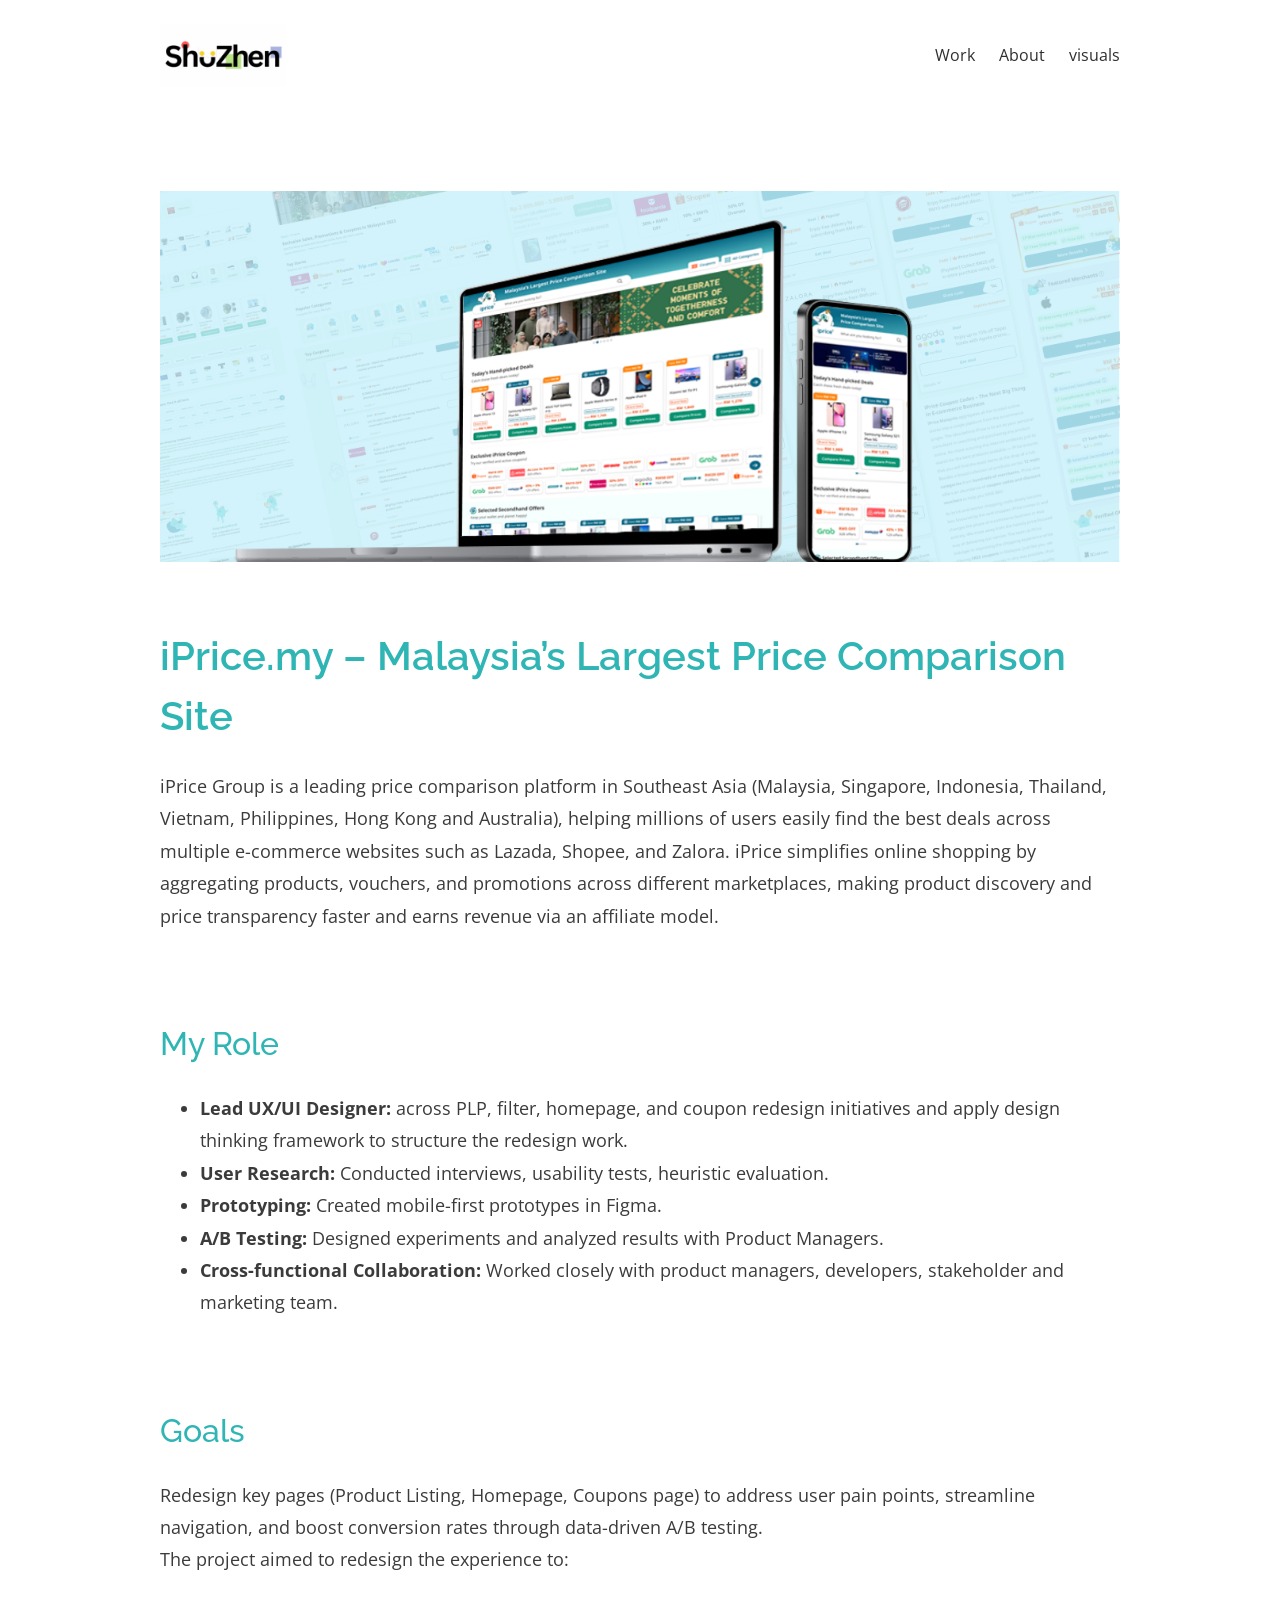
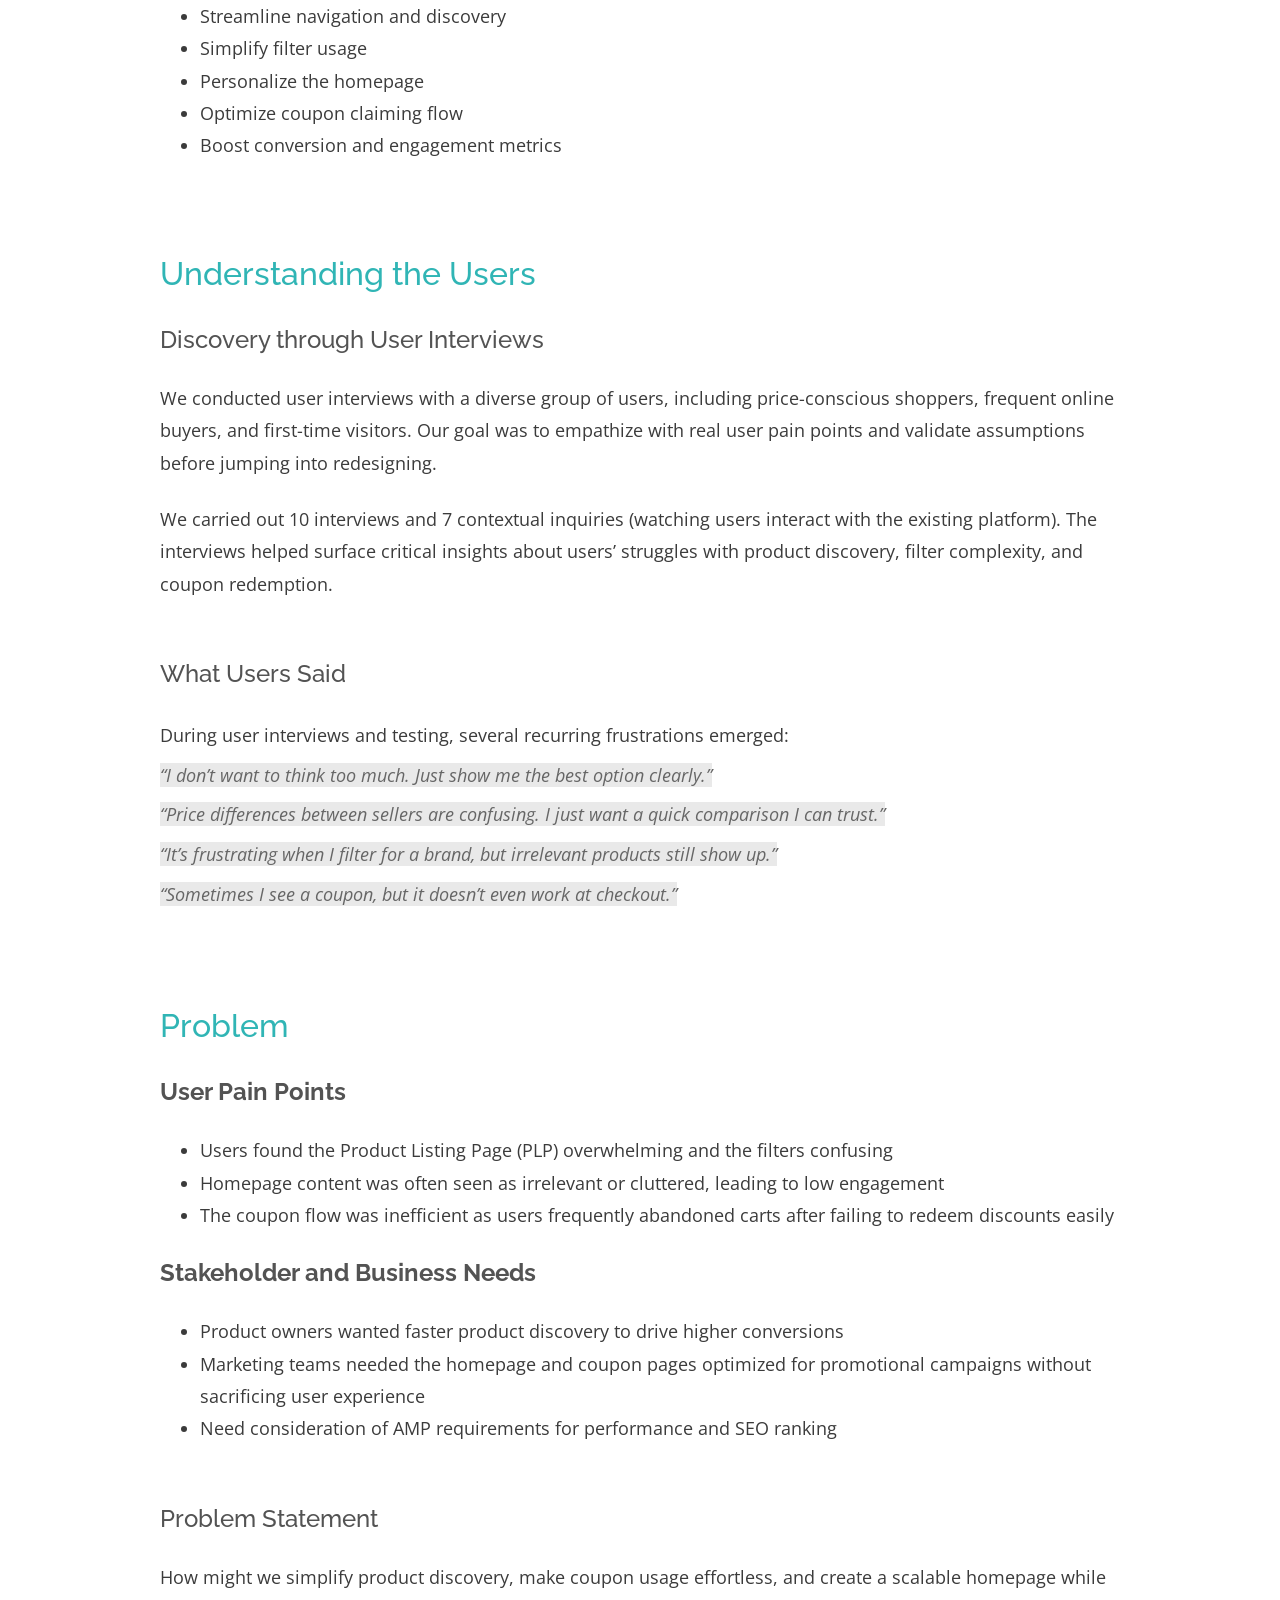
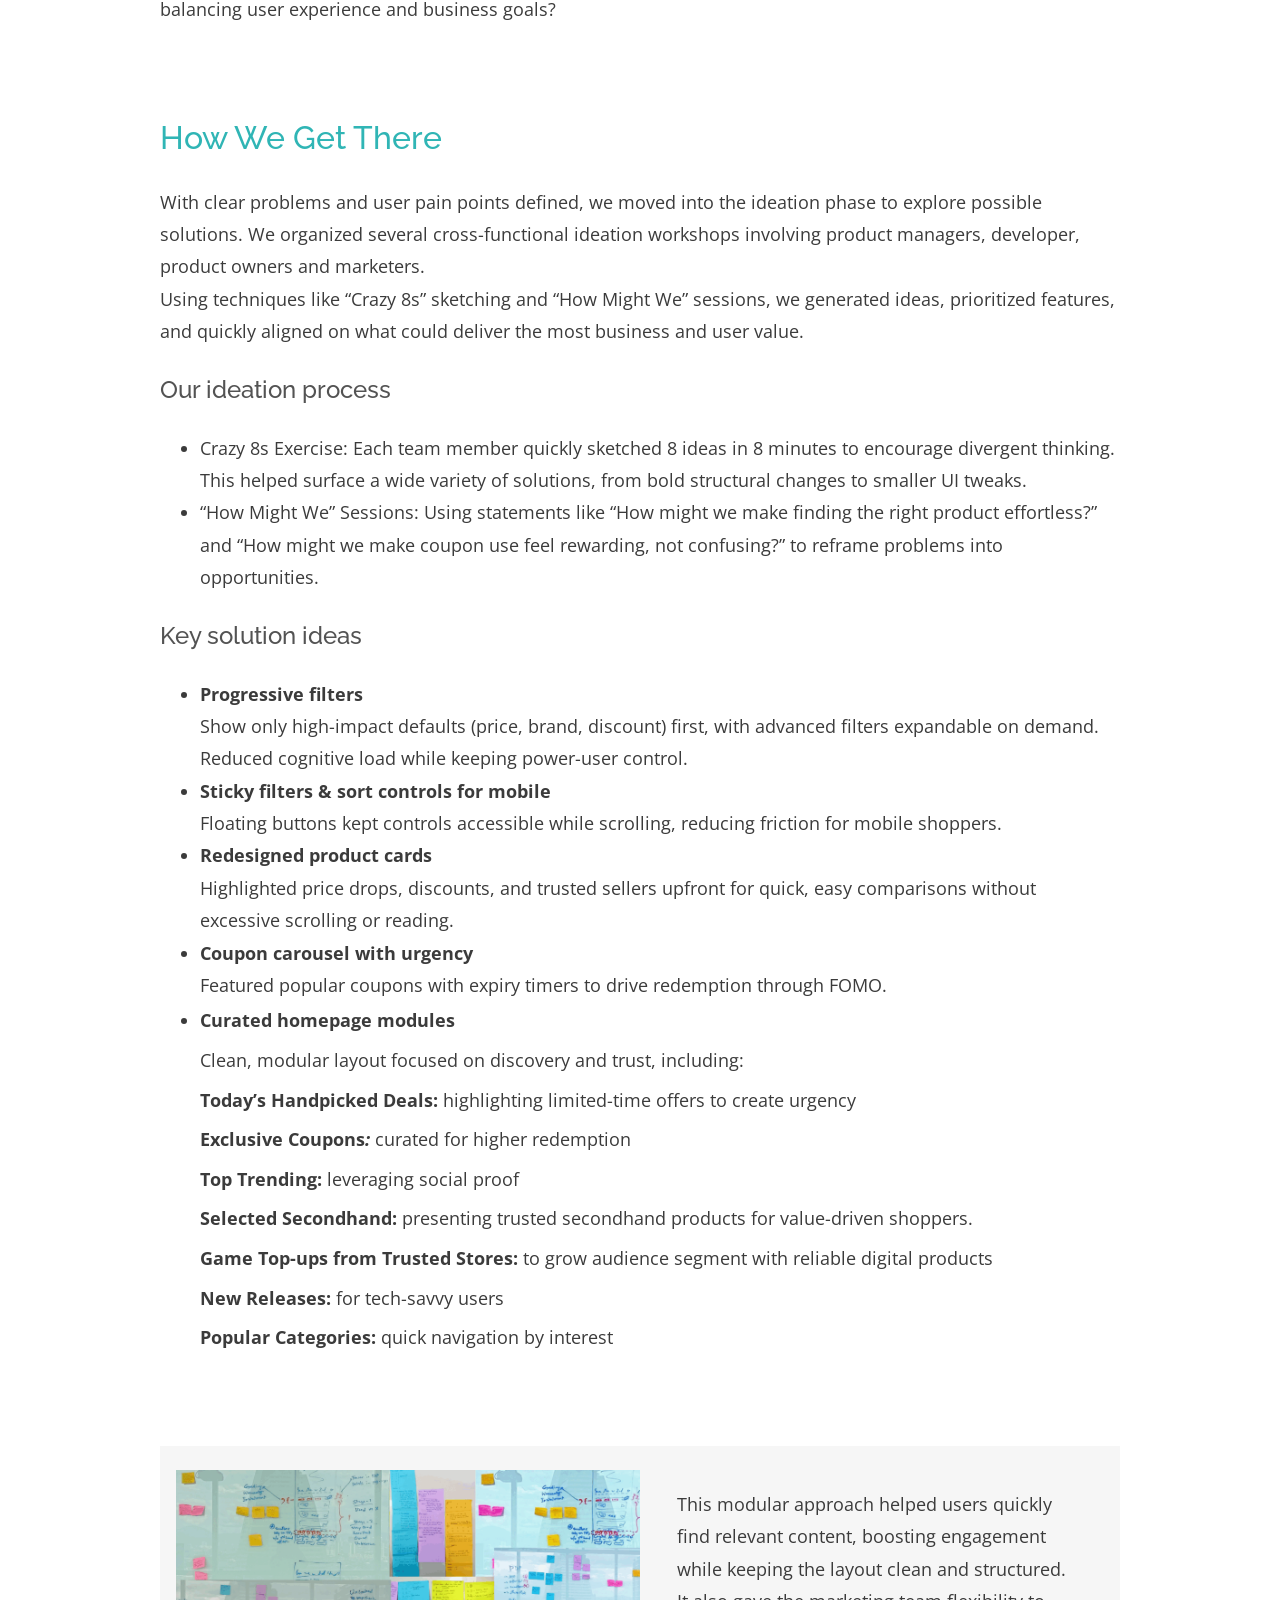
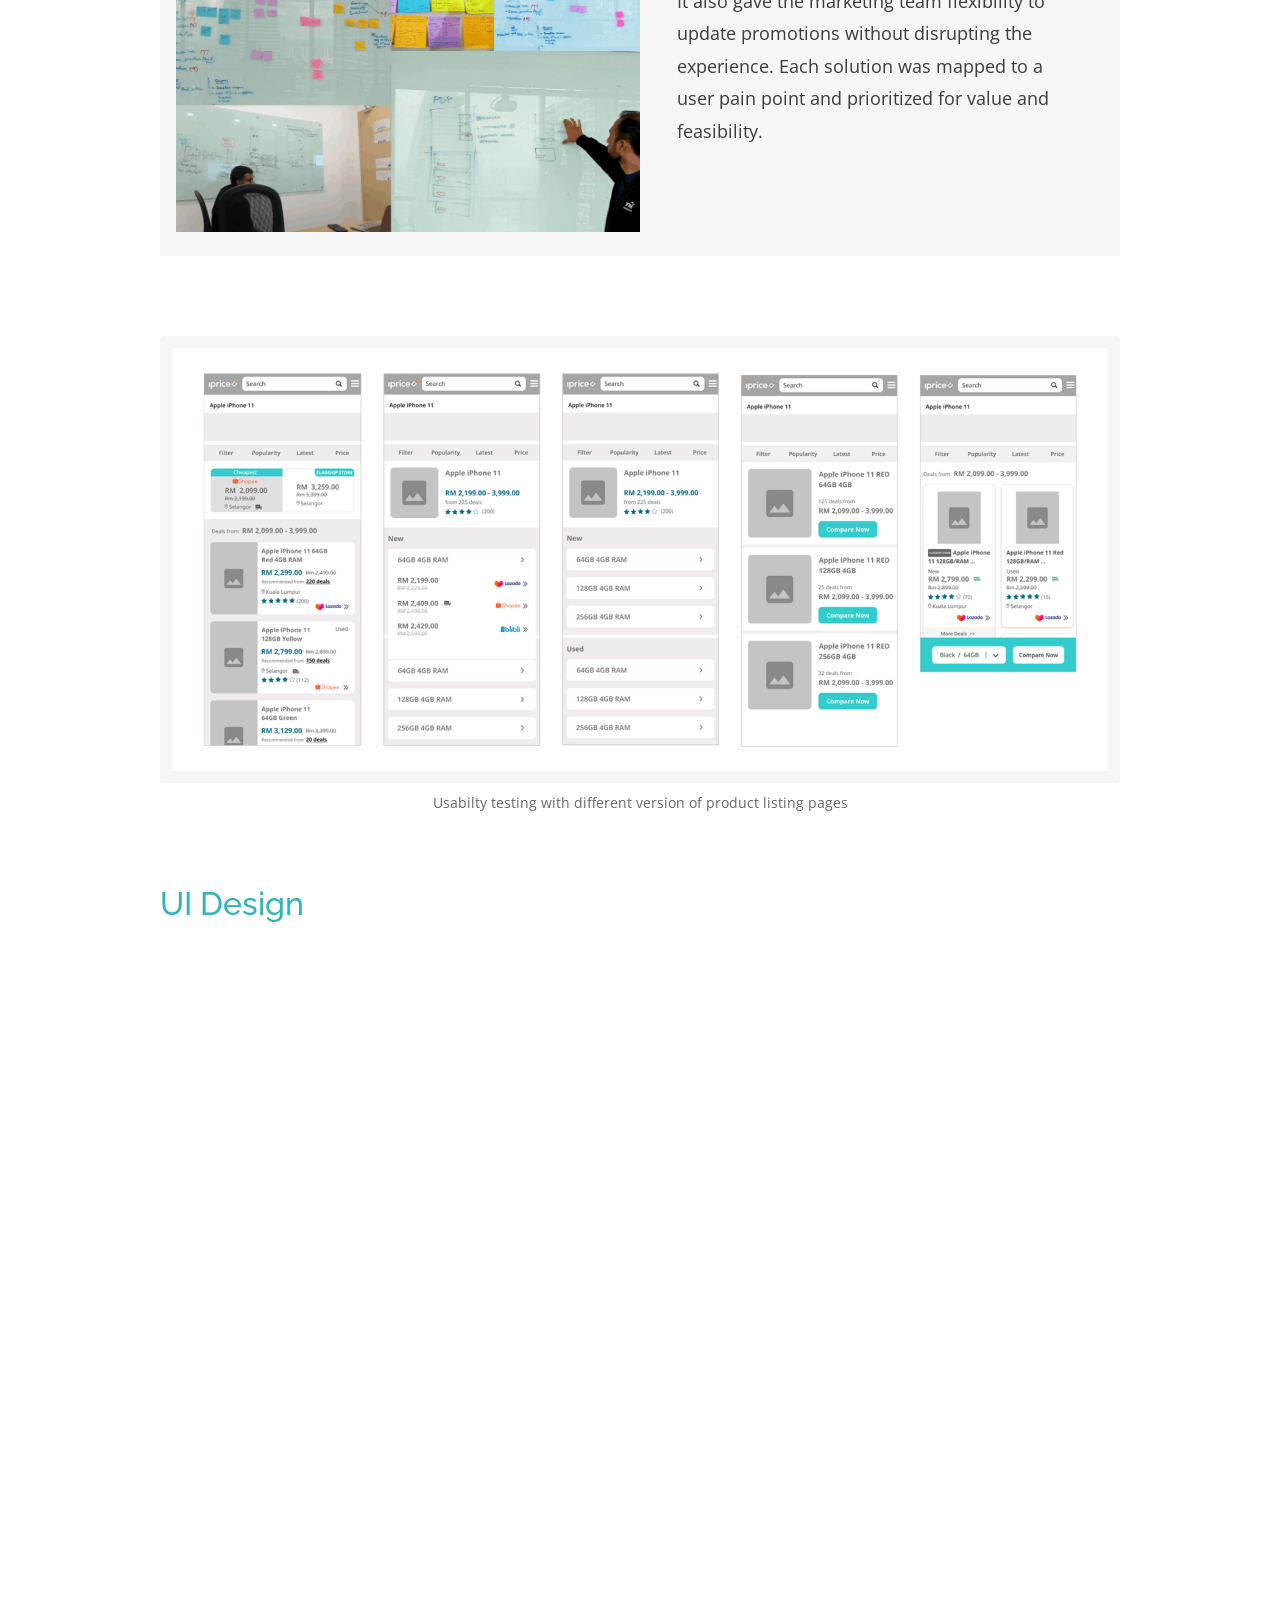
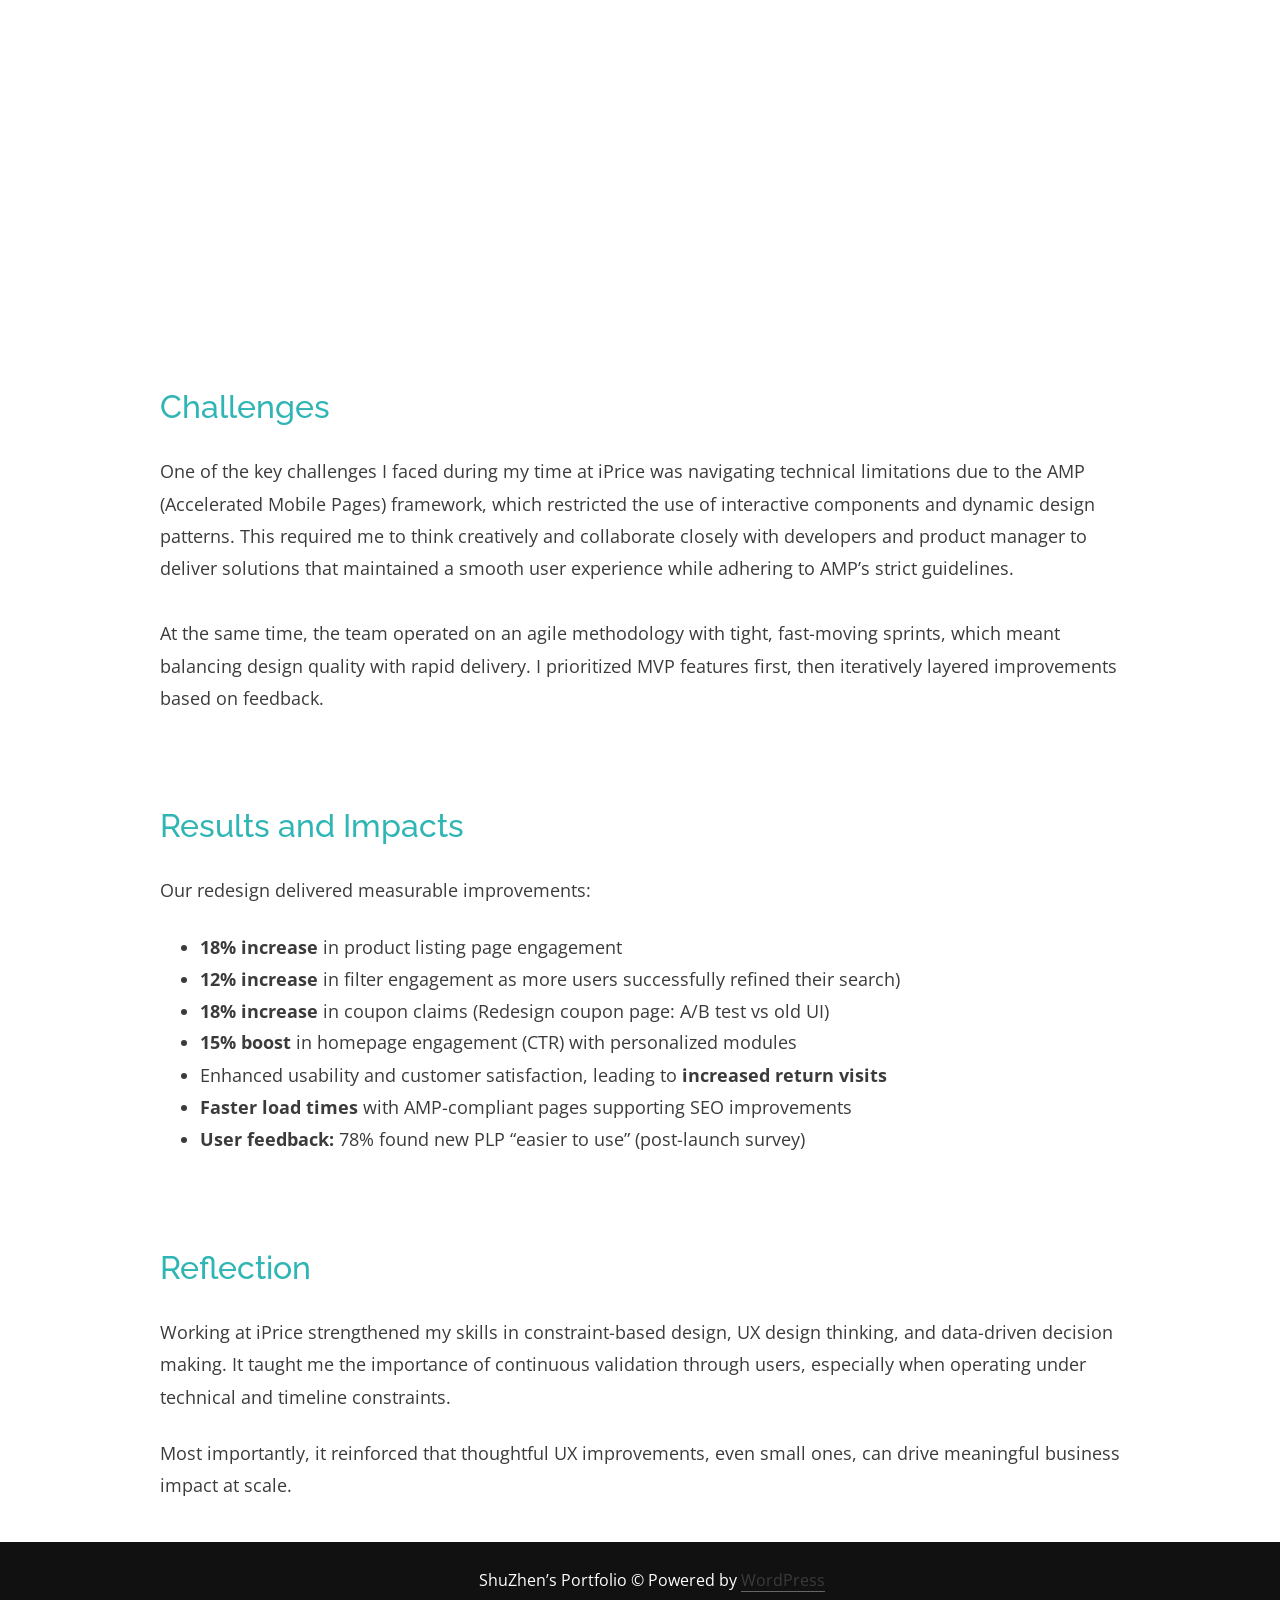
<file: iprice.html>
<!DOCTYPE html>
<html lang="en-US">
<head>
	<meta charset="UTF-8" />
	<meta name="viewport" content="width=device-width, initial-scale=1" />
<meta name='robots' content='max-image-preview:large' />
	<style>img:is([sizes="auto" i], [sizes^="auto," i]) { contain-intrinsic-size: 3000px 1500px }</style>
	<title>iPrice</title>
<link rel="alternate" type="application/rss+xml" title=" &raquo; Feed" href="http://shuzhen-portfolio.local/feed/" />
<link rel="alternate" type="application/rss+xml" title=" &raquo; Comments Feed" href="http://shuzhen-portfolio.local/comments/feed/" />
<script>
window._wpemojiSettings = {"baseUrl":"https:\/\/s.w.org\/images\/core\/emoji\/16.0.1\/72x72\/","ext":".png","svgUrl":"https:\/\/s.w.org\/images\/core\/emoji\/16.0.1\/svg\/","svgExt":".svg","source":{"concatemoji":"http:\/\/shuzhen-portfolio.local\/wp-includes\/js\/wp-emoji-release.min.js?ver=6.8.3"}};
/*! This file is auto-generated */
!function(s,n){var o,i,e;function c(e){try{var t={supportTests:e,timestamp:(new Date).valueOf()};sessionStorage.setItem(o,JSON.stringify(t))}catch(e){}}function p(e,t,n){e.clearRect(0,0,e.canvas.width,e.canvas.height),e.fillText(t,0,0);var t=new Uint32Array(e.getImageData(0,0,e.canvas.width,e.canvas.height).data),a=(e.clearRect(0,0,e.canvas.width,e.canvas.height),e.fillText(n,0,0),new Uint32Array(e.getImageData(0,0,e.canvas.width,e.canvas.height).data));return t.every(function(e,t){return e===a[t]})}function u(e,t){e.clearRect(0,0,e.canvas.width,e.canvas.height),e.fillText(t,0,0);for(var n=e.getImageData(16,16,1,1),a=0;a<n.data.length;a++)if(0!==n.data[a])return!1;return!0}function f(e,t,n,a){switch(t){case"flag":return n(e,"\ud83c\udff3\ufe0f\u200d\u26a7\ufe0f","\ud83c\udff3\ufe0f\u200b\u26a7\ufe0f")?!1:!n(e,"\ud83c\udde8\ud83c\uddf6","\ud83c\udde8\u200b\ud83c\uddf6")&&!n(e,"\ud83c\udff4\udb40\udc67\udb40\udc62\udb40\udc65\udb40\udc6e\udb40\udc67\udb40\udc7f","\ud83c\udff4\u200b\udb40\udc67\u200b\udb40\udc62\u200b\udb40\udc65\u200b\udb40\udc6e\u200b\udb40\udc67\u200b\udb40\udc7f");case"emoji":return!a(e,"\ud83e\udedf")}return!1}function g(e,t,n,a){var r="undefined"!=typeof WorkerGlobalScope&&self instanceof WorkerGlobalScope?new OffscreenCanvas(300,150):s.createElement("canvas"),o=r.getContext("2d",{willReadFrequently:!0}),i=(o.textBaseline="top",o.font="600 32px Arial",{});return e.forEach(function(e){i[e]=t(o,e,n,a)}),i}function t(e){var t=s.createElement("script");t.src=e,t.defer=!0,s.head.appendChild(t)}"undefined"!=typeof Promise&&(o="wpEmojiSettingsSupports",i=["flag","emoji"],n.supports={everything:!0,everythingExceptFlag:!0},e=new Promise(function(e){s.addEventListener("DOMContentLoaded",e,{once:!0})}),new Promise(function(t){var n=function(){try{var e=JSON.parse(sessionStorage.getItem(o));if("object"==typeof e&&"number"==typeof e.timestamp&&(new Date).valueOf()<e.timestamp+604800&&"object"==typeof e.supportTests)return e.supportTests}catch(e){}return null}();if(!n){if("undefined"!=typeof Worker&&"undefined"!=typeof OffscreenCanvas&&"undefined"!=typeof URL&&URL.createObjectURL&&"undefined"!=typeof Blob)try{var e="postMessage("+g.toString()+"("+[JSON.stringify(i),f.toString(),p.toString(),u.toString()].join(",")+"));",a=new Blob([e],{type:"text/javascript"}),r=new Worker(URL.createObjectURL(a),{name:"wpTestEmojiSupports"});return void(r.onmessage=function(e){c(n=e.data),r.terminate(),t(n)})}catch(e){}c(n=g(i,f,p,u))}t(n)}).then(function(e){for(var t in e)n.supports[t]=e[t],n.supports.everything=n.supports.everything&&n.supports[t],"flag"!==t&&(n.supports.everythingExceptFlag=n.supports.everythingExceptFlag&&n.supports[t]);n.supports.everythingExceptFlag=n.supports.everythingExceptFlag&&!n.supports.flag,n.DOMReady=!1,n.readyCallback=function(){n.DOMReady=!0}}).then(function(){return e}).then(function(){var e;n.supports.everything||(n.readyCallback(),(e=n.source||{}).concatemoji?t(e.concatemoji):e.wpemoji&&e.twemoji&&(t(e.twemoji),t(e.wpemoji)))}))}((window,document),window._wpemojiSettings);
</script>
<style id='wp-block-site-logo-inline-css'>
.wp-block-site-logo{box-sizing:border-box;line-height:0}.wp-block-site-logo a{display:inline-block;line-height:0}.wp-block-site-logo.is-default-size img{height:auto;width:120px}.wp-block-site-logo img{height:auto;max-width:100%}.wp-block-site-logo a,.wp-block-site-logo img{border-radius:inherit}.wp-block-site-logo.aligncenter{margin-left:auto;margin-right:auto;text-align:center}:root :where(.wp-block-site-logo.is-style-rounded){border-radius:9999px}
</style>
<style id='wp-block-site-title-inline-css'>
.wp-block-site-title{box-sizing:border-box}.wp-block-site-title :where(a){color:inherit;font-family:inherit;font-size:inherit;font-style:inherit;font-weight:inherit;letter-spacing:inherit;line-height:inherit;text-decoration:inherit}
</style>
<style id='wp-block-navigation-link-inline-css'>
.wp-block-navigation .wp-block-navigation-item__label{overflow-wrap:break-word}.wp-block-navigation .wp-block-navigation-item__description{display:none}.link-ui-tools{border-top:1px solid #f0f0f0;padding:8px}.link-ui-block-inserter{padding-top:8px}.link-ui-block-inserter__back{margin-left:8px;text-transform:uppercase}
</style>
<link rel='stylesheet' id='wp-block-navigation-css' href='wp-includes/blocks/navigation/style.min.css@ver=6.8.3.css' media='all' />
<style id='wp-block-group-inline-css'>
.wp-block-group{box-sizing:border-box}:where(.wp-block-group.wp-block-group-is-layout-constrained){position:relative}
</style>
<style id='wp-block-group-theme-inline-css'>
:where(.wp-block-group.has-background){padding:1.25em 2.375em}
</style>
<style id='wp-block-template-part-theme-inline-css'>
:root :where(.wp-block-template-part.has-background){margin-bottom:0;margin-top:0;padding:1.25em 2.375em}
</style>
<style id='wp-block-image-inline-css'>
.wp-block-image>a,.wp-block-image>figure>a{display:inline-block}.wp-block-image img{box-sizing:border-box;height:auto;max-width:100%;vertical-align:bottom}@media not (prefers-reduced-motion){.wp-block-image img.hide{visibility:hidden}.wp-block-image img.show{animation:show-content-image .4s}}.wp-block-image[style*=border-radius] img,.wp-block-image[style*=border-radius]>a{border-radius:inherit}.wp-block-image.has-custom-border img{box-sizing:border-box}.wp-block-image.aligncenter{text-align:center}.wp-block-image.alignfull>a,.wp-block-image.alignwide>a{width:100%}.wp-block-image.alignfull img,.wp-block-image.alignwide img{height:auto;width:100%}.wp-block-image .aligncenter,.wp-block-image .alignleft,.wp-block-image .alignright,.wp-block-image.aligncenter,.wp-block-image.alignleft,.wp-block-image.alignright{display:table}.wp-block-image .aligncenter>figcaption,.wp-block-image .alignleft>figcaption,.wp-block-image .alignright>figcaption,.wp-block-image.aligncenter>figcaption,.wp-block-image.alignleft>figcaption,.wp-block-image.alignright>figcaption{caption-side:bottom;display:table-caption}.wp-block-image .alignleft{float:left;margin:.5em 1em .5em 0}.wp-block-image .alignright{float:right;margin:.5em 0 .5em 1em}.wp-block-image .aligncenter{margin-left:auto;margin-right:auto}.wp-block-image :where(figcaption){margin-bottom:1em;margin-top:.5em}.wp-block-image.is-style-circle-mask img{border-radius:9999px}@supports ((-webkit-mask-image:none) or (mask-image:none)) or (-webkit-mask-image:none){.wp-block-image.is-style-circle-mask img{border-radius:0;-webkit-mask-image:url('data:image/svg+xml;utf8,<svg viewBox="0 0 100 100" xmlns="http://www.w3.org/2000/svg"><circle cx="50" cy="50" r="50"/></svg>');mask-image:url('data:image/svg+xml;utf8,<svg viewBox="0 0 100 100" xmlns="http://www.w3.org/2000/svg"><circle cx="50" cy="50" r="50"/></svg>');mask-mode:alpha;-webkit-mask-position:center;mask-position:center;-webkit-mask-repeat:no-repeat;mask-repeat:no-repeat;-webkit-mask-size:contain;mask-size:contain}}:root :where(.wp-block-image.is-style-rounded img,.wp-block-image .is-style-rounded img){border-radius:9999px}.wp-block-image figure{margin:0}.wp-lightbox-container{display:flex;flex-direction:column;position:relative}.wp-lightbox-container img{cursor:zoom-in}.wp-lightbox-container img:hover+button{opacity:1}.wp-lightbox-container button{align-items:center;-webkit-backdrop-filter:blur(16px) saturate(180%);backdrop-filter:blur(16px) saturate(180%);background-color:#5a5a5a40;border:none;border-radius:4px;cursor:zoom-in;display:flex;height:20px;justify-content:center;opacity:0;padding:0;position:absolute;right:16px;text-align:center;top:16px;width:20px;z-index:100}@media not (prefers-reduced-motion){.wp-lightbox-container button{transition:opacity .2s ease}}.wp-lightbox-container button:focus-visible{outline:3px auto #5a5a5a40;outline:3px auto -webkit-focus-ring-color;outline-offset:3px}.wp-lightbox-container button:hover{cursor:pointer;opacity:1}.wp-lightbox-container button:focus{opacity:1}.wp-lightbox-container button:focus,.wp-lightbox-container button:hover,.wp-lightbox-container button:not(:hover):not(:active):not(.has-background){background-color:#5a5a5a40;border:none}.wp-lightbox-overlay{box-sizing:border-box;cursor:zoom-out;height:100vh;left:0;overflow:hidden;position:fixed;top:0;visibility:hidden;width:100%;z-index:100000}.wp-lightbox-overlay .close-button{align-items:center;cursor:pointer;display:flex;justify-content:center;min-height:40px;min-width:40px;padding:0;position:absolute;right:calc(env(safe-area-inset-right) + 16px);top:calc(env(safe-area-inset-top) + 16px);z-index:5000000}.wp-lightbox-overlay .close-button:focus,.wp-lightbox-overlay .close-button:hover,.wp-lightbox-overlay .close-button:not(:hover):not(:active):not(.has-background){background:none;border:none}.wp-lightbox-overlay .lightbox-image-container{height:var(--wp--lightbox-container-height);left:50%;overflow:hidden;position:absolute;top:50%;transform:translate(-50%,-50%);transform-origin:top left;width:var(--wp--lightbox-container-width);z-index:9999999999}.wp-lightbox-overlay .wp-block-image{align-items:center;box-sizing:border-box;display:flex;height:100%;justify-content:center;margin:0;position:relative;transform-origin:0 0;width:100%;z-index:3000000}.wp-lightbox-overlay .wp-block-image img{height:var(--wp--lightbox-image-height);min-height:var(--wp--lightbox-image-height);min-width:var(--wp--lightbox-image-width);width:var(--wp--lightbox-image-width)}.wp-lightbox-overlay .wp-block-image figcaption{display:none}.wp-lightbox-overlay button{background:none;border:none}.wp-lightbox-overlay .scrim{background-color:#fff;height:100%;opacity:.9;position:absolute;width:100%;z-index:2000000}.wp-lightbox-overlay.active{visibility:visible}@media not (prefers-reduced-motion){.wp-lightbox-overlay.active{animation:turn-on-visibility .25s both}.wp-lightbox-overlay.active img{animation:turn-on-visibility .35s both}.wp-lightbox-overlay.show-closing-animation:not(.active){animation:turn-off-visibility .35s both}.wp-lightbox-overlay.show-closing-animation:not(.active) img{animation:turn-off-visibility .25s both}.wp-lightbox-overlay.zoom.active{animation:none;opacity:1;visibility:visible}.wp-lightbox-overlay.zoom.active .lightbox-image-container{animation:lightbox-zoom-in .4s}.wp-lightbox-overlay.zoom.active .lightbox-image-container img{animation:none}.wp-lightbox-overlay.zoom.active .scrim{animation:turn-on-visibility .4s forwards}.wp-lightbox-overlay.zoom.show-closing-animation:not(.active){animation:none}.wp-lightbox-overlay.zoom.show-closing-animation:not(.active) .lightbox-image-container{animation:lightbox-zoom-out .4s}.wp-lightbox-overlay.zoom.show-closing-animation:not(.active) .lightbox-image-container img{animation:none}.wp-lightbox-overlay.zoom.show-closing-animation:not(.active) .scrim{animation:turn-off-visibility .4s forwards}}@keyframes show-content-image{0%{visibility:hidden}99%{visibility:hidden}to{visibility:visible}}@keyframes turn-on-visibility{0%{opacity:0}to{opacity:1}}@keyframes turn-off-visibility{0%{opacity:1;visibility:visible}99%{opacity:0;visibility:visible}to{opacity:0;visibility:hidden}}@keyframes lightbox-zoom-in{0%{transform:translate(calc((-100vw + var(--wp--lightbox-scrollbar-width))/2 + var(--wp--lightbox-initial-left-position)),calc(-50vh + var(--wp--lightbox-initial-top-position))) scale(var(--wp--lightbox-scale))}to{transform:translate(-50%,-50%) scale(1)}}@keyframes lightbox-zoom-out{0%{transform:translate(-50%,-50%) scale(1);visibility:visible}99%{visibility:visible}to{transform:translate(calc((-100vw + var(--wp--lightbox-scrollbar-width))/2 + var(--wp--lightbox-initial-left-position)),calc(-50vh + var(--wp--lightbox-initial-top-position))) scale(var(--wp--lightbox-scale));visibility:hidden}}
</style>
<style id='wp-block-image-theme-inline-css'>
:root :where(.wp-block-image figcaption){color:#555;font-size:13px;text-align:center}.is-dark-theme :root :where(.wp-block-image figcaption){color:#ffffffa6}.wp-block-image{margin:0 0 1em}
</style>
<style id='wp-block-columns-inline-css'>
.wp-block-columns{align-items:normal!important;box-sizing:border-box;display:flex;flex-wrap:wrap!important}@media (min-width:782px){.wp-block-columns{flex-wrap:nowrap!important}}.wp-block-columns.are-vertically-aligned-top{align-items:flex-start}.wp-block-columns.are-vertically-aligned-center{align-items:center}.wp-block-columns.are-vertically-aligned-bottom{align-items:flex-end}@media (max-width:781px){.wp-block-columns:not(.is-not-stacked-on-mobile)>.wp-block-column{flex-basis:100%!important}}@media (min-width:782px){.wp-block-columns:not(.is-not-stacked-on-mobile)>.wp-block-column{flex-basis:0;flex-grow:1}.wp-block-columns:not(.is-not-stacked-on-mobile)>.wp-block-column[style*=flex-basis]{flex-grow:0}}.wp-block-columns.is-not-stacked-on-mobile{flex-wrap:nowrap!important}.wp-block-columns.is-not-stacked-on-mobile>.wp-block-column{flex-basis:0;flex-grow:1}.wp-block-columns.is-not-stacked-on-mobile>.wp-block-column[style*=flex-basis]{flex-grow:0}:where(.wp-block-columns){margin-bottom:1.75em}:where(.wp-block-columns.has-background){padding:1.25em 2.375em}.wp-block-column{flex-grow:1;min-width:0;overflow-wrap:break-word;word-break:break-word}.wp-block-column.is-vertically-aligned-top{align-self:flex-start}.wp-block-column.is-vertically-aligned-center{align-self:center}.wp-block-column.is-vertically-aligned-bottom{align-self:flex-end}.wp-block-column.is-vertically-aligned-stretch{align-self:stretch}.wp-block-column.is-vertically-aligned-bottom,.wp-block-column.is-vertically-aligned-center,.wp-block-column.is-vertically-aligned-top{width:100%}
</style>
<style id='wp-block-heading-inline-css'>
h1.has-background,h2.has-background,h3.has-background,h4.has-background,h5.has-background,h6.has-background{padding:1.25em 2.375em}h1.has-text-align-left[style*=writing-mode]:where([style*=vertical-lr]),h1.has-text-align-right[style*=writing-mode]:where([style*=vertical-rl]),h2.has-text-align-left[style*=writing-mode]:where([style*=vertical-lr]),h2.has-text-align-right[style*=writing-mode]:where([style*=vertical-rl]),h3.has-text-align-left[style*=writing-mode]:where([style*=vertical-lr]),h3.has-text-align-right[style*=writing-mode]:where([style*=vertical-rl]),h4.has-text-align-left[style*=writing-mode]:where([style*=vertical-lr]),h4.has-text-align-right[style*=writing-mode]:where([style*=vertical-rl]),h5.has-text-align-left[style*=writing-mode]:where([style*=vertical-lr]),h5.has-text-align-right[style*=writing-mode]:where([style*=vertical-rl]),h6.has-text-align-left[style*=writing-mode]:where([style*=vertical-lr]),h6.has-text-align-right[style*=writing-mode]:where([style*=vertical-rl]){rotate:180deg}
</style>
<style id='wp-block-paragraph-inline-css'>
.is-small-text{font-size:.875em}.is-regular-text{font-size:1em}.is-large-text{font-size:2.25em}.is-larger-text{font-size:3em}.has-drop-cap:not(:focus):first-letter{float:left;font-size:8.4em;font-style:normal;font-weight:100;line-height:.68;margin:.05em .1em 0 0;text-transform:uppercase}body.rtl .has-drop-cap:not(:focus):first-letter{float:none;margin-left:.1em}p.has-drop-cap.has-background{overflow:hidden}:root :where(p.has-background){padding:1.25em 2.375em}:where(p.has-text-color:not(.has-link-color)) a{color:inherit}p.has-text-align-left[style*="writing-mode:vertical-lr"],p.has-text-align-right[style*="writing-mode:vertical-rl"]{rotate:180deg}
</style>
<style id='wp-block-list-inline-css'>
ol,ul{box-sizing:border-box}:root :where(.wp-block-list.has-background){padding:1.25em 2.375em}
</style>
<style id='wp-block-media-text-inline-css'>
.wp-block-media-text{box-sizing:border-box;
  /*!rtl:begin:ignore*/direction:ltr;
  /*!rtl:end:ignore*/display:grid;grid-template-columns:50% 1fr;grid-template-rows:auto}.wp-block-media-text.has-media-on-the-right{grid-template-columns:1fr 50%}.wp-block-media-text.is-vertically-aligned-top>.wp-block-media-text__content,.wp-block-media-text.is-vertically-aligned-top>.wp-block-media-text__media{align-self:start}.wp-block-media-text.is-vertically-aligned-center>.wp-block-media-text__content,.wp-block-media-text.is-vertically-aligned-center>.wp-block-media-text__media,.wp-block-media-text>.wp-block-media-text__content,.wp-block-media-text>.wp-block-media-text__media{align-self:center}.wp-block-media-text.is-vertically-aligned-bottom>.wp-block-media-text__content,.wp-block-media-text.is-vertically-aligned-bottom>.wp-block-media-text__media{align-self:end}.wp-block-media-text>.wp-block-media-text__media{
  /*!rtl:begin:ignore*/grid-column:1;grid-row:1;
  /*!rtl:end:ignore*/margin:0}.wp-block-media-text>.wp-block-media-text__content{direction:ltr;
  /*!rtl:begin:ignore*/grid-column:2;grid-row:1;
  /*!rtl:end:ignore*/padding:0 8%;word-break:break-word}.wp-block-media-text.has-media-on-the-right>.wp-block-media-text__media{
  /*!rtl:begin:ignore*/grid-column:2;grid-row:1
  /*!rtl:end:ignore*/}.wp-block-media-text.has-media-on-the-right>.wp-block-media-text__content{
  /*!rtl:begin:ignore*/grid-column:1;grid-row:1
  /*!rtl:end:ignore*/}.wp-block-media-text__media a{display:block}.wp-block-media-text__media img,.wp-block-media-text__media video{height:auto;max-width:unset;vertical-align:middle;width:100%}.wp-block-media-text.is-image-fill>.wp-block-media-text__media{background-size:cover;height:100%;min-height:250px}.wp-block-media-text.is-image-fill>.wp-block-media-text__media>a{display:block;height:100%}.wp-block-media-text.is-image-fill>.wp-block-media-text__media img{height:1px;margin:-1px;overflow:hidden;padding:0;position:absolute;width:1px;clip:rect(0,0,0,0);border:0}.wp-block-media-text.is-image-fill-element>.wp-block-media-text__media{height:100%;min-height:250px;position:relative}.wp-block-media-text.is-image-fill-element>.wp-block-media-text__media>a{display:block;height:100%}.wp-block-media-text.is-image-fill-element>.wp-block-media-text__media img{height:100%;object-fit:cover;position:absolute;width:100%}@media (max-width:600px){.wp-block-media-text.is-stacked-on-mobile{grid-template-columns:100%!important}.wp-block-media-text.is-stacked-on-mobile>.wp-block-media-text__media{grid-column:1;grid-row:1}.wp-block-media-text.is-stacked-on-mobile>.wp-block-media-text__content{grid-column:1;grid-row:2}}
</style>
<style id='wp-block-post-content-inline-css'>
.wp-block-post-content{display:flow-root}
</style>
<style id='wp-emoji-styles-inline-css'>

	img.wp-smiley, img.emoji {
		display: inline !important;
		border: none !important;
		box-shadow: none !important;
		height: 1em !important;
		width: 1em !important;
		margin: 0 0.07em !important;
		vertical-align: -0.1em !important;
		background: none !important;
		padding: 0 !important;
	}
</style>
<style id='wp-block-library-inline-css'>
:root{--wp-admin-theme-color:#007cba;--wp-admin-theme-color--rgb:0,124,186;--wp-admin-theme-color-darker-10:#006ba1;--wp-admin-theme-color-darker-10--rgb:0,107,161;--wp-admin-theme-color-darker-20:#005a87;--wp-admin-theme-color-darker-20--rgb:0,90,135;--wp-admin-border-width-focus:2px;--wp-block-synced-color:#7a00df;--wp-block-synced-color--rgb:122,0,223;--wp-bound-block-color:var(--wp-block-synced-color)}@media (min-resolution:192dpi){:root{--wp-admin-border-width-focus:1.5px}}.wp-element-button{cursor:pointer}:root{--wp--preset--font-size--normal:16px;--wp--preset--font-size--huge:42px}:root .has-very-light-gray-background-color{background-color:#eee}:root .has-very-dark-gray-background-color{background-color:#313131}:root .has-very-light-gray-color{color:#eee}:root .has-very-dark-gray-color{color:#313131}:root .has-vivid-green-cyan-to-vivid-cyan-blue-gradient-background{background:linear-gradient(135deg,#00d084,#0693e3)}:root .has-purple-crush-gradient-background{background:linear-gradient(135deg,#34e2e4,#4721fb 50%,#ab1dfe)}:root .has-hazy-dawn-gradient-background{background:linear-gradient(135deg,#faaca8,#dad0ec)}:root .has-subdued-olive-gradient-background{background:linear-gradient(135deg,#fafae1,#67a671)}:root .has-atomic-cream-gradient-background{background:linear-gradient(135deg,#fdd79a,#004a59)}:root .has-nightshade-gradient-background{background:linear-gradient(135deg,#330968,#31cdcf)}:root .has-midnight-gradient-background{background:linear-gradient(135deg,#020381,#2874fc)}.has-regular-font-size{font-size:1em}.has-larger-font-size{font-size:2.625em}.has-normal-font-size{font-size:var(--wp--preset--font-size--normal)}.has-huge-font-size{font-size:var(--wp--preset--font-size--huge)}.has-text-align-center{text-align:center}.has-text-align-left{text-align:left}.has-text-align-right{text-align:right}#end-resizable-editor-section{display:none}.aligncenter{clear:both}.items-justified-left{justify-content:flex-start}.items-justified-center{justify-content:center}.items-justified-right{justify-content:flex-end}.items-justified-space-between{justify-content:space-between}.screen-reader-text{border:0;clip-path:inset(50%);height:1px;margin:-1px;overflow:hidden;padding:0;position:absolute;width:1px;word-wrap:normal!important}.screen-reader-text:focus{background-color:#ddd;clip-path:none;color:#444;display:block;font-size:1em;height:auto;left:5px;line-height:normal;padding:15px 23px 14px;text-decoration:none;top:5px;width:auto;z-index:100000}html :where(.has-border-color){border-style:solid}html :where([style*=border-top-color]){border-top-style:solid}html :where([style*=border-right-color]){border-right-style:solid}html :where([style*=border-bottom-color]){border-bottom-style:solid}html :where([style*=border-left-color]){border-left-style:solid}html :where([style*=border-width]){border-style:solid}html :where([style*=border-top-width]){border-top-style:solid}html :where([style*=border-right-width]){border-right-style:solid}html :where([style*=border-bottom-width]){border-bottom-style:solid}html :where([style*=border-left-width]){border-left-style:solid}html :where(img[class*=wp-image-]){height:auto;max-width:100%}:where(figure){margin:0 0 1em}html :where(.is-position-sticky){--wp-admin--admin-bar--position-offset:var(--wp-admin--admin-bar--height,0px)}@media screen and (max-width:600px){html :where(.is-position-sticky){--wp-admin--admin-bar--position-offset:0px}}
</style>
<style id='global-styles-inline-css'>
:root{--wp--preset--aspect-ratio--square: 1;--wp--preset--aspect-ratio--4-3: 4/3;--wp--preset--aspect-ratio--3-4: 3/4;--wp--preset--aspect-ratio--3-2: 3/2;--wp--preset--aspect-ratio--2-3: 2/3;--wp--preset--aspect-ratio--16-9: 16/9;--wp--preset--aspect-ratio--9-16: 9/16;--wp--preset--color--black: #000000;--wp--preset--color--cyan-bluish-gray: #abb8c3;--wp--preset--color--white: #ffffff;--wp--preset--color--pale-pink: #f78da7;--wp--preset--color--vivid-red: #cf2e2e;--wp--preset--color--luminous-vivid-orange: #ff6900;--wp--preset--color--luminous-vivid-amber: #fcb900;--wp--preset--color--light-green-cyan: #7bdcb5;--wp--preset--color--vivid-green-cyan: #00d084;--wp--preset--color--pale-cyan-blue: #8ed1fc;--wp--preset--color--vivid-cyan-blue: #0693e3;--wp--preset--color--vivid-purple: #9b51e0;--wp--preset--color--primary: #111111;--wp--preset--color--primary-second: #2f2f2f;--wp--preset--color--secondary: #666666;--wp--preset--color--background: #ffffff;--wp--preset--color--background-secondary: #f6f6f6;--wp--preset--color--additional: #c8c8c8;--wp--preset--gradient--vivid-cyan-blue-to-vivid-purple: linear-gradient(135deg,rgba(6,147,227,1) 0%,rgb(155,81,224) 100%);--wp--preset--gradient--light-green-cyan-to-vivid-green-cyan: linear-gradient(135deg,rgb(122,220,180) 0%,rgb(0,208,130) 100%);--wp--preset--gradient--luminous-vivid-amber-to-luminous-vivid-orange: linear-gradient(135deg,rgba(252,185,0,1) 0%,rgba(255,105,0,1) 100%);--wp--preset--gradient--luminous-vivid-orange-to-vivid-red: linear-gradient(135deg,rgba(255,105,0,1) 0%,rgb(207,46,46) 100%);--wp--preset--gradient--very-light-gray-to-cyan-bluish-gray: linear-gradient(135deg,rgb(238,238,238) 0%,rgb(169,184,195) 100%);--wp--preset--gradient--cool-to-warm-spectrum: linear-gradient(135deg,rgb(74,234,220) 0%,rgb(151,120,209) 20%,rgb(207,42,186) 40%,rgb(238,44,130) 60%,rgb(251,105,98) 80%,rgb(254,248,76) 100%);--wp--preset--gradient--blush-light-purple: linear-gradient(135deg,rgb(255,206,236) 0%,rgb(152,150,240) 100%);--wp--preset--gradient--blush-bordeaux: linear-gradient(135deg,rgb(254,205,165) 0%,rgb(254,45,45) 50%,rgb(107,0,62) 100%);--wp--preset--gradient--luminous-dusk: linear-gradient(135deg,rgb(255,203,112) 0%,rgb(199,81,192) 50%,rgb(65,88,208) 100%);--wp--preset--gradient--pale-ocean: linear-gradient(135deg,rgb(255,245,203) 0%,rgb(182,227,212) 50%,rgb(51,167,181) 100%);--wp--preset--gradient--electric-grass: linear-gradient(135deg,rgb(202,248,128) 0%,rgb(113,206,126) 100%);--wp--preset--gradient--midnight: linear-gradient(135deg,rgb(2,3,129) 0%,rgb(40,116,252) 100%);--wp--preset--font-size--small: clamp(14px, 0.875rem + ((1vw - 3.2px) * 0.217), 16px);--wp--preset--font-size--medium: clamp(18px, 1.125rem + ((1vw - 3.2px) * 0.217), 20px);--wp--preset--font-size--large: clamp(20px, 1.25rem + ((1vw - 3.2px) * 0.435), 24px);--wp--preset--font-size--x-large: clamp(24px, 1.5rem + ((1vw - 3.2px) * 0.87), 32px);--wp--preset--font-size--tiny: clamp(12px, 0.75rem + ((1vw - 3.2px) * 0.217), 14px);--wp--preset--font-size--normal: clamp(16px, 1rem + ((1vw - 3.2px) * 0.217), 18px);--wp--preset--font-size--xx-large: clamp(32px, 2rem + ((1vw - 3.2px) * 1.087), 42px);--wp--preset--font-family--dmsans: "DM Sans", sans-serif;--wp--preset--font-family--roboto: Roboto, sans-serif;--wp--preset--font-family--open-sans: "Open Sans", sans-serif;--wp--preset--font-family--poppins: Poppins, sans-serif;--wp--preset--font-family--lora: Lora, serif;--wp--preset--font-family--raleway: Raleway, sans-serif;--wp--preset--spacing--20: 16px;--wp--preset--spacing--30: 24px;--wp--preset--spacing--40: clamp(24px, 6vw, 32px);--wp--preset--spacing--50: clamp(32px, 7.5vw, 40px);--wp--preset--spacing--60: clamp(48px, 9vw, 64px);--wp--preset--spacing--70: 3.38rem;--wp--preset--spacing--80: 5.06rem;--wp--preset--spacing--10: 8px;--wp--preset--shadow--natural: 6px 6px 9px rgba(0, 0, 0, 0.2);--wp--preset--shadow--deep: 12px 12px 50px rgba(0, 0, 0, 0.4);--wp--preset--shadow--sharp: 6px 6px 0px rgba(0, 0, 0, 0.2);--wp--preset--shadow--outlined: 6px 6px 0px -3px rgba(255, 255, 255, 1), 6px 6px rgba(0, 0, 0, 1);--wp--preset--shadow--crisp: 6px 6px 0px rgba(0, 0, 0, 1);--wp--custom--typography--line-height--normal: 1.35;}:root { --wp--style--global--content-size: 960px;--wp--style--global--wide-size: 1240px; }:where(body) { margin: 0; }.wp-site-blocks > .alignleft { float: left; margin-right: 2em; }.wp-site-blocks > .alignright { float: right; margin-left: 2em; }.wp-site-blocks > .aligncenter { justify-content: center; margin-left: auto; margin-right: auto; }:where(.wp-site-blocks) > * { margin-block-start: 24px; margin-block-end: 0; }:where(.wp-site-blocks) > :first-child { margin-block-start: 0; }:where(.wp-site-blocks) > :last-child { margin-block-end: 0; }:root { --wp--style--block-gap: 24px; }:root :where(.is-layout-flow) > :first-child{margin-block-start: 0;}:root :where(.is-layout-flow) > :last-child{margin-block-end: 0;}:root :where(.is-layout-flow) > *{margin-block-start: 24px;margin-block-end: 0;}:root :where(.is-layout-constrained) > :first-child{margin-block-start: 0;}:root :where(.is-layout-constrained) > :last-child{margin-block-end: 0;}:root :where(.is-layout-constrained) > *{margin-block-start: 24px;margin-block-end: 0;}:root :where(.is-layout-flex){gap: 24px;}:root :where(.is-layout-grid){gap: 24px;}.is-layout-flow > .alignleft{float: left;margin-inline-start: 0;margin-inline-end: 2em;}.is-layout-flow > .alignright{float: right;margin-inline-start: 2em;margin-inline-end: 0;}.is-layout-flow > .aligncenter{margin-left: auto !important;margin-right: auto !important;}.is-layout-constrained > .alignleft{float: left;margin-inline-start: 0;margin-inline-end: 2em;}.is-layout-constrained > .alignright{float: right;margin-inline-start: 2em;margin-inline-end: 0;}.is-layout-constrained > .aligncenter{margin-left: auto !important;margin-right: auto !important;}.is-layout-constrained > :where(:not(.alignleft):not(.alignright):not(.alignfull)){max-width: var(--wp--style--global--content-size);margin-left: auto !important;margin-right: auto !important;}.is-layout-constrained > .alignwide{max-width: var(--wp--style--global--wide-size);}body .is-layout-flex{display: flex;}.is-layout-flex{flex-wrap: wrap;align-items: center;}.is-layout-flex > :is(*, div){margin: 0;}body .is-layout-grid{display: grid;}.is-layout-grid > :is(*, div){margin: 0;}body{background-color: var(--wp--preset--color--background);color: #3b3b3b;font-family: var(--wp--preset--font-family--open-sans);font-size: var(--wp--preset--font-size--normal);font-style: normal;font-weight: 400;line-height: 1.8;padding-top: 0px;padding-right: 0px;padding-bottom: 0px;padding-left: 0px;}a:where(:not(.wp-element-button)){border-bottom-color: var(--wp--preset--color--secondary);border-bottom-width: 1px;border-bottom-style: solid;color: #3b3b3b;font-family: var(--wp--preset--font-family--open-sans);font-size: var(--wp--preset--font-size--small);font-style: normal;font-weight: 400;line-height: 1.5;text-decoration: none;}:root :where(a:where(:not(.wp-element-button)):hover){border-bottom-color: rgba(0,0,0,0);}h1, h2, h3, h4, h5, h6{color: #535353;font-family: var(--wp--preset--font-family--raleway);font-style: normal;font-weight: 500;line-height: 1.5;}h1{font-family: var(--wp--preset--font-family--raleway);font-size: clamp(24.034px, 1.502rem + ((1vw - 3.2px) * 1.735), 40px);font-style: normal;font-weight: 600;line-height: 1.50;}h2{font-family: var(--wp--preset--font-family--raleway);font-size: var(--wp--preset--font-size--x-large);font-style: normal;font-weight: 500;line-height: 1.5;}h3{font-family: var(--wp--preset--font-family--raleway);font-size: var(--wp--preset--font-size--large);font-style: normal;font-weight: 500;line-height: 1.5;}h4{font-family: var(--wp--preset--font-family--raleway);font-size: var(--wp--preset--font-size--medium);font-style: normal;font-weight: 500;line-height: 1.5;}h5{font-family: var(--wp--preset--font-family--raleway);font-size: var(--wp--preset--font-size--normal);font-style: normal;font-weight: 500;line-height: 1.5;}h6{font-family: var(--wp--preset--font-family--raleway);font-size: var(--wp--preset--font-size--small);font-style: normal;font-weight: 500;line-height: 1.5;}:root :where(.wp-element-button, .wp-block-button__link){background-color: var(--wp--preset--color--background);border-radius: var(--wp--preset--spacing--10);border-width: 0;color: var(--wp--preset--color--secondary);font-family: var(--wp--preset--font-family--open-sans);font-size: var(--wp--preset--font-size--small);font-style: normal;font-weight: 600;line-height: inherit;padding: calc(0.667em + 2px) calc(1.333em + 2px);text-decoration: none;}:root :where(.wp-element-caption, .wp-block-audio figcaption, .wp-block-embed figcaption, .wp-block-gallery figcaption, .wp-block-image figcaption, .wp-block-table figcaption, .wp-block-video figcaption){color: var(--wp--preset--color--secondary);font-family: var(--wp--preset--font-family--open-sans);font-size: var(--wp--preset--font-size--tiny);}.has-black-color{color: var(--wp--preset--color--black) !important;}.has-cyan-bluish-gray-color{color: var(--wp--preset--color--cyan-bluish-gray) !important;}.has-white-color{color: var(--wp--preset--color--white) !important;}.has-pale-pink-color{color: var(--wp--preset--color--pale-pink) !important;}.has-vivid-red-color{color: var(--wp--preset--color--vivid-red) !important;}.has-luminous-vivid-orange-color{color: var(--wp--preset--color--luminous-vivid-orange) !important;}.has-luminous-vivid-amber-color{color: var(--wp--preset--color--luminous-vivid-amber) !important;}.has-light-green-cyan-color{color: var(--wp--preset--color--light-green-cyan) !important;}.has-vivid-green-cyan-color{color: var(--wp--preset--color--vivid-green-cyan) !important;}.has-pale-cyan-blue-color{color: var(--wp--preset--color--pale-cyan-blue) !important;}.has-vivid-cyan-blue-color{color: var(--wp--preset--color--vivid-cyan-blue) !important;}.has-vivid-purple-color{color: var(--wp--preset--color--vivid-purple) !important;}.has-primary-color{color: var(--wp--preset--color--primary) !important;}.has-primary-second-color{color: var(--wp--preset--color--primary-second) !important;}.has-secondary-color{color: var(--wp--preset--color--secondary) !important;}.has-background-color{color: var(--wp--preset--color--background) !important;}.has-background-secondary-color{color: var(--wp--preset--color--background-secondary) !important;}.has-additional-color{color: var(--wp--preset--color--additional) !important;}.has-black-background-color{background-color: var(--wp--preset--color--black) !important;}.has-cyan-bluish-gray-background-color{background-color: var(--wp--preset--color--cyan-bluish-gray) !important;}.has-white-background-color{background-color: var(--wp--preset--color--white) !important;}.has-pale-pink-background-color{background-color: var(--wp--preset--color--pale-pink) !important;}.has-vivid-red-background-color{background-color: var(--wp--preset--color--vivid-red) !important;}.has-luminous-vivid-orange-background-color{background-color: var(--wp--preset--color--luminous-vivid-orange) !important;}.has-luminous-vivid-amber-background-color{background-color: var(--wp--preset--color--luminous-vivid-amber) !important;}.has-light-green-cyan-background-color{background-color: var(--wp--preset--color--light-green-cyan) !important;}.has-vivid-green-cyan-background-color{background-color: var(--wp--preset--color--vivid-green-cyan) !important;}.has-pale-cyan-blue-background-color{background-color: var(--wp--preset--color--pale-cyan-blue) !important;}.has-vivid-cyan-blue-background-color{background-color: var(--wp--preset--color--vivid-cyan-blue) !important;}.has-vivid-purple-background-color{background-color: var(--wp--preset--color--vivid-purple) !important;}.has-primary-background-color{background-color: var(--wp--preset--color--primary) !important;}.has-primary-second-background-color{background-color: var(--wp--preset--color--primary-second) !important;}.has-secondary-background-color{background-color: var(--wp--preset--color--secondary) !important;}.has-background-background-color{background-color: var(--wp--preset--color--background) !important;}.has-background-secondary-background-color{background-color: var(--wp--preset--color--background-secondary) !important;}.has-additional-background-color{background-color: var(--wp--preset--color--additional) !important;}.has-black-border-color{border-color: var(--wp--preset--color--black) !important;}.has-cyan-bluish-gray-border-color{border-color: var(--wp--preset--color--cyan-bluish-gray) !important;}.has-white-border-color{border-color: var(--wp--preset--color--white) !important;}.has-pale-pink-border-color{border-color: var(--wp--preset--color--pale-pink) !important;}.has-vivid-red-border-color{border-color: var(--wp--preset--color--vivid-red) !important;}.has-luminous-vivid-orange-border-color{border-color: var(--wp--preset--color--luminous-vivid-orange) !important;}.has-luminous-vivid-amber-border-color{border-color: var(--wp--preset--color--luminous-vivid-amber) !important;}.has-light-green-cyan-border-color{border-color: var(--wp--preset--color--light-green-cyan) !important;}.has-vivid-green-cyan-border-color{border-color: var(--wp--preset--color--vivid-green-cyan) !important;}.has-pale-cyan-blue-border-color{border-color: var(--wp--preset--color--pale-cyan-blue) !important;}.has-vivid-cyan-blue-border-color{border-color: var(--wp--preset--color--vivid-cyan-blue) !important;}.has-vivid-purple-border-color{border-color: var(--wp--preset--color--vivid-purple) !important;}.has-primary-border-color{border-color: var(--wp--preset--color--primary) !important;}.has-primary-second-border-color{border-color: var(--wp--preset--color--primary-second) !important;}.has-secondary-border-color{border-color: var(--wp--preset--color--secondary) !important;}.has-background-border-color{border-color: var(--wp--preset--color--background) !important;}.has-background-secondary-border-color{border-color: var(--wp--preset--color--background-secondary) !important;}.has-additional-border-color{border-color: var(--wp--preset--color--additional) !important;}.has-vivid-cyan-blue-to-vivid-purple-gradient-background{background: var(--wp--preset--gradient--vivid-cyan-blue-to-vivid-purple) !important;}.has-light-green-cyan-to-vivid-green-cyan-gradient-background{background: var(--wp--preset--gradient--light-green-cyan-to-vivid-green-cyan) !important;}.has-luminous-vivid-amber-to-luminous-vivid-orange-gradient-background{background: var(--wp--preset--gradient--luminous-vivid-amber-to-luminous-vivid-orange) !important;}.has-luminous-vivid-orange-to-vivid-red-gradient-background{background: var(--wp--preset--gradient--luminous-vivid-orange-to-vivid-red) !important;}.has-very-light-gray-to-cyan-bluish-gray-gradient-background{background: var(--wp--preset--gradient--very-light-gray-to-cyan-bluish-gray) !important;}.has-cool-to-warm-spectrum-gradient-background{background: var(--wp--preset--gradient--cool-to-warm-spectrum) !important;}.has-blush-light-purple-gradient-background{background: var(--wp--preset--gradient--blush-light-purple) !important;}.has-blush-bordeaux-gradient-background{background: var(--wp--preset--gradient--blush-bordeaux) !important;}.has-luminous-dusk-gradient-background{background: var(--wp--preset--gradient--luminous-dusk) !important;}.has-pale-ocean-gradient-background{background: var(--wp--preset--gradient--pale-ocean) !important;}.has-electric-grass-gradient-background{background: var(--wp--preset--gradient--electric-grass) !important;}.has-midnight-gradient-background{background: var(--wp--preset--gradient--midnight) !important;}.has-small-font-size{font-size: var(--wp--preset--font-size--small) !important;}.has-medium-font-size{font-size: var(--wp--preset--font-size--medium) !important;}.has-large-font-size{font-size: var(--wp--preset--font-size--large) !important;}.has-x-large-font-size{font-size: var(--wp--preset--font-size--x-large) !important;}.has-tiny-font-size{font-size: var(--wp--preset--font-size--tiny) !important;}.has-normal-font-size{font-size: var(--wp--preset--font-size--normal) !important;}.has-xx-large-font-size{font-size: var(--wp--preset--font-size--xx-large) !important;}.has-dmsans-font-family{font-family: var(--wp--preset--font-family--dmsans) !important;}.has-roboto-font-family{font-family: var(--wp--preset--font-family--roboto) !important;}.has-open-sans-font-family{font-family: var(--wp--preset--font-family--open-sans) !important;}.has-poppins-font-family{font-family: var(--wp--preset--font-family--poppins) !important;}.has-lora-font-family{font-family: var(--wp--preset--font-family--lora) !important;}.has-raleway-font-family{font-family: var(--wp--preset--font-family--raleway) !important;}
:root :where(.wp-block-image img, .wp-block-image .wp-block-image__crop-area, .wp-block-image .components-placeholder){border-radius: 20px;}
:root :where(.wp-block-list){font-size: var(--wp--preset--font-size--normal);line-height: var(--wp--custom--typography--line-height--normal);}
:root :where(.wp-block-navigation a:where(:not(.wp-element-button))){border-width: none;border-style: none;font-size: var(--wp--preset--font-size--small);line-height: var(--wp--custom--typography--line-height--normal);}
:root :where(.wp-block-navigation a:where(:not(.wp-element-button)):hover){color: var(--wp--preset--color--secondary);}
:root :where(.wp-block-site-title){margin-top: 0px;margin-bottom: 0px;}
:root :where(.wp-block-site-title a:where(:not(.wp-element-button))){border-bottom-width: none;border-bottom-style: none;}
:root :where(.wp-block-site-title a:where(:not(.wp-element-button)):hover){text-decoration: none;}
</style>
<style id='core-block-supports-inline-css'>
.wp-container-core-navigation-is-layout-fc4fd283{justify-content:flex-start;}.wp-container-core-group-is-layout-cb46ffcb{flex-wrap:nowrap;justify-content:space-between;}.wp-container-core-group-is-layout-32795961 > .alignfull{margin-right:calc(var(--wp--preset--spacing--30) * -1);margin-left:calc(var(--wp--preset--spacing--30) * -1);}.wp-container-core-columns-is-layout-3e37f937{flex-wrap:nowrap;gap:2em var(--wp--preset--spacing--60);}.wp-elements-58bb152954181c28b10fe0830d79a555 a:where(:not(.wp-element-button)){color:#30b5b5;}.wp-elements-28200e69026cf42e3b0885a6ad089d77 a:where(:not(.wp-element-button)){color:#30b5b5;}.wp-elements-fdee07b81165a678318aab51b0c9e214 a:where(:not(.wp-element-button)){color:#30b5b5;}.wp-elements-5db03a8ff6e6de0c80f0585795d71bdc a:where(:not(.wp-element-button)){color:#30b5b5;}.wp-elements-21f9829878085c1a1d0f5a3b8d968c12 a:where(:not(.wp-element-button)){color:#30b5b5;}.wp-elements-157763906b57121aabef79e23402e061 a:where(:not(.wp-element-button)){color:#30b5b5;}.wp-elements-ce76ee49f911e3e62512e0abb968c9cb a:where(:not(.wp-element-button)){color:#30b5b5;}.wp-elements-bfe690b07cf4640911a57495fa64854b a:where(:not(.wp-element-button)){color:#30b5b5;}.wp-elements-4a2bcaeb91daac0069cb855ea7b0137c a:where(:not(.wp-element-button)){color:#30b5b5;}.wp-elements-fb4c5a3d2fcc13b600647a1adb748fb4 a:where(:not(.wp-element-button)){color:#30b5b5;}.wp-container-core-post-content-is-layout-f5bb311e > *{margin-block-start:0;margin-block-end:0;}.wp-container-core-post-content-is-layout-f5bb311e > * + *{margin-block-start:var(--wp--preset--spacing--30);margin-block-end:0;}.wp-container-core-group-is-layout-595c0e07 > .alignfull{margin-right:calc(var(--wp--preset--spacing--30) * -1);margin-left:calc(var(--wp--preset--spacing--30) * -1);}.wp-container-core-group-is-layout-9366075c{justify-content:space-between;}.wp-container-core-group-is-layout-3107e787{flex-wrap:nowrap;justify-content:center;}
</style>
<style id='wp-block-template-skip-link-inline-css'>

		.skip-link.screen-reader-text {
			border: 0;
			clip-path: inset(50%);
			height: 1px;
			margin: -1px;
			overflow: hidden;
			padding: 0;
			position: absolute !important;
			width: 1px;
			word-wrap: normal !important;
		}

		.skip-link.screen-reader-text:focus {
			background-color: #eee;
			clip-path: none;
			color: #444;
			display: block;
			font-size: 1em;
			height: auto;
			left: 5px;
			line-height: normal;
			padding: 15px 23px 14px;
			text-decoration: none;
			top: 5px;
			width: auto;
			z-index: 100000;
		}
</style>
<link rel='stylesheet' id='fse-style-css' href='wp-content/themes/makoa/style.css@ver=1.0.5.css' media='all' />
<link rel="https://api.w.org/" href="wp-json/index.html" /><link rel="alternate" title="JSON" type="application/json" href="wp-json/wp/v2/pages/174" /><link rel="EditURI" type="application/rsd+xml" title="RSD" href="http://shuzhen-portfolio.local/xmlrpc.php?rsd" />
<meta name="generator" content="WordPress 6.8.3" />
<link rel="canonical" href="iprice.html" />
<link rel='shortlink' href='http://shuzhen-portfolio.local/?p=174' />
<link rel="alternate" title="oEmbed (JSON)" type="application/json+oembed" href="wp-json/oembed/1.0/embed@url=http%253A%252F%252Fshuzhen-portfolio.local%252Fiprice%252F" />
<link rel="alternate" title="oEmbed (XML)" type="text/xml+oembed" href="wp-json/oembed/1.0/embed@url=http%253A%252F%252Fshuzhen-portfolio.local%252Fiprice%252F&amp;format=xml" />
<script type="importmap" id="wp-importmap">
{"imports":{"@wordpress\/interactivity":"http:\/\/shuzhen-portfolio.local\/wp-includes\/js\/dist\/script-modules\/interactivity\/index.min.js?ver=55aebb6e0a16726baffb"}}
</script>
<script type="module" src="wp-includes/js/dist/script-modules/block-library/navigation/view.min.js@ver=61572d447d60c0aa5240" id="@wordpress/block-library/navigation/view-js-module"></script>
<link rel="modulepreload" href="wp-includes/js/dist/script-modules/interactivity/index.min.js@ver=55aebb6e0a16726baffb" id="@wordpress/interactivity-js-modulepreload"><style class='wp-fonts-local'>
@font-face{font-family:"DM Sans";font-style:normal;font-weight:400;font-display:fallback;src:url('wp-content/themes/makoa/assets/fonts/DMSans-VariableFont_opsz,wght.ttf') format('truetype');font-stretch:normal;}
@font-face{font-family:"DM Sans";font-style:normal;font-weight:500;font-display:fallback;src:url('wp-content/themes/makoa/assets/fonts/DMSans-VariableFont_opsz,wght.ttf') format('truetype');font-stretch:normal;}
@font-face{font-family:"DM Sans";font-style:normal;font-weight:600;font-display:fallback;src:url('wp-content/themes/makoa/assets/fonts/DMSans-VariableFont_opsz,wght.ttf') format('truetype');font-stretch:normal;}
@font-face{font-family:"DM Sans";font-style:normal;font-weight:700;font-display:fallback;src:url('wp-content/themes/makoa/assets/fonts/DMSans-VariableFont_opsz,wght.ttf') format('truetype');font-stretch:normal;}
@font-face{font-family:Roboto;font-style:normal;font-weight:100;font-display:fallback;src:url('wp-content/uploads/fonts/KFOkCnqEu92Fr1MmgWxKKTM1K9nz.woff2') format('woff2');}
@font-face{font-family:Roboto;font-style:normal;font-weight:300;font-display:fallback;src:url('wp-content/uploads/fonts/KFOlCnqEu92Fr1MmSU5vBh05IsDqlA.woff2') format('woff2');}
@font-face{font-family:Roboto;font-style:normal;font-weight:400;font-display:fallback;src:url('wp-content/uploads/fonts/KFOmCnqEu92Fr1Me4GZLCzYlKw.woff2') format('woff2');}
@font-face{font-family:Roboto;font-style:normal;font-weight:500;font-display:fallback;src:url('wp-content/uploads/fonts/KFOlCnqEu92Fr1MmEU9vBh05IsDqlA.woff2') format('woff2');}
@font-face{font-family:Roboto;font-style:normal;font-weight:700;font-display:fallback;src:url('wp-content/uploads/fonts/KFOlCnqEu92Fr1MmWUlvBh05IsDqlA.woff2') format('woff2');}
@font-face{font-family:Roboto;font-style:normal;font-weight:900;font-display:fallback;src:url('wp-content/uploads/fonts/KFOlCnqEu92Fr1MmYUtvBh05IsDqlA.woff2') format('woff2');}
@font-face{font-family:Roboto;font-style:italic;font-weight:100;font-display:fallback;src:url('wp-content/uploads/fonts/KFOiCnqEu92Fr1Mu51QrIzIXLsnzjYk.woff2') format('woff2');}
@font-face{font-family:Roboto;font-style:italic;font-weight:300;font-display:fallback;src:url('wp-content/uploads/fonts/KFOjCnqEu92Fr1Mu51TjARc4AMX6lJBP.woff2') format('woff2');}
@font-face{font-family:Roboto;font-style:italic;font-weight:400;font-display:fallback;src:url('wp-content/uploads/fonts/KFOkCnqEu92Fr1Mu52xKKTM1K9nz.woff2') format('woff2');}
@font-face{font-family:Roboto;font-style:italic;font-weight:500;font-display:fallback;src:url('wp-content/uploads/fonts/KFOjCnqEu92Fr1Mu51S7ABc4AMX6lJBP.woff2') format('woff2');}
@font-face{font-family:Roboto;font-style:italic;font-weight:700;font-display:fallback;src:url('wp-content/uploads/fonts/KFOjCnqEu92Fr1Mu51TzBhc4AMX6lJBP.woff2') format('woff2');}
@font-face{font-family:Roboto;font-style:italic;font-weight:900;font-display:fallback;src:url('wp-content/uploads/fonts/KFOjCnqEu92Fr1Mu51TLBBc4AMX6lJBP.woff2') format('woff2');}
@font-face{font-family:"Open Sans";font-style:normal;font-weight:300;font-display:fallback;src:url('wp-content/uploads/fonts/memSYaGs126MiZpBA-UvWbX2vVnXBbObj2OVZyOOSr4dVJWUgsiH0C4iY1M2xLER.woff2') format('woff2');}
@font-face{font-family:"Open Sans";font-style:normal;font-weight:400;font-display:fallback;src:url('wp-content/uploads/fonts/memSYaGs126MiZpBA-UvWbX2vVnXBbObj2OVZyOOSr4dVJWUgsjZ0C4iY1M2xLER.woff2') format('woff2');}
@font-face{font-family:"Open Sans";font-style:normal;font-weight:500;font-display:fallback;src:url('wp-content/uploads/fonts/memSYaGs126MiZpBA-UvWbX2vVnXBbObj2OVZyOOSr4dVJWUgsjr0C4iY1M2xLER.woff2') format('woff2');}
@font-face{font-family:"Open Sans";font-style:normal;font-weight:600;font-display:fallback;src:url('wp-content/uploads/fonts/memSYaGs126MiZpBA-UvWbX2vVnXBbObj2OVZyOOSr4dVJWUgsgH1y4iY1M2xLER.woff2') format('woff2');}
@font-face{font-family:"Open Sans";font-style:normal;font-weight:700;font-display:fallback;src:url('wp-content/uploads/fonts/memSYaGs126MiZpBA-UvWbX2vVnXBbObj2OVZyOOSr4dVJWUgsg-1y4iY1M2xLER.woff2') format('woff2');}
@font-face{font-family:"Open Sans";font-style:normal;font-weight:800;font-display:fallback;src:url('wp-content/uploads/fonts/memSYaGs126MiZpBA-UvWbX2vVnXBbObj2OVZyOOSr4dVJWUgshZ1y4iY1M2xLER.woff2') format('woff2');}
@font-face{font-family:"Open Sans";font-style:italic;font-weight:300;font-display:fallback;src:url('wp-content/uploads/fonts/memQYaGs126MiZpBA-UFUIcVXSCEkx2cmqvXlWq8tWZ0Pw86hd0Rk5hkaVIUwaERZjA.woff2') format('woff2');}
@font-face{font-family:"Open Sans";font-style:italic;font-weight:400;font-display:fallback;src:url('wp-content/uploads/fonts/memQYaGs126MiZpBA-UFUIcVXSCEkx2cmqvXlWq8tWZ0Pw86hd0Rk8ZkaVIUwaERZjA.woff2') format('woff2');}
@font-face{font-family:"Open Sans";font-style:italic;font-weight:500;font-display:fallback;src:url('wp-content/uploads/fonts/memQYaGs126MiZpBA-UFUIcVXSCEkx2cmqvXlWq8tWZ0Pw86hd0Rk_RkaVIUwaERZjA.woff2') format('woff2');}
@font-face{font-family:"Open Sans";font-style:italic;font-weight:600;font-display:fallback;src:url('wp-content/uploads/fonts/memQYaGs126MiZpBA-UFUIcVXSCEkx2cmqvXlWq8tWZ0Pw86hd0RkxhjaVIUwaERZjA.woff2') format('woff2');}
@font-face{font-family:"Open Sans";font-style:italic;font-weight:700;font-display:fallback;src:url('wp-content/uploads/fonts/memQYaGs126MiZpBA-UFUIcVXSCEkx2cmqvXlWq8tWZ0Pw86hd0RkyFjaVIUwaERZjA.woff2') format('woff2');}
@font-face{font-family:"Open Sans";font-style:italic;font-weight:800;font-display:fallback;src:url('wp-content/uploads/fonts/memQYaGs126MiZpBA-UFUIcVXSCEkx2cmqvXlWq8tWZ0Pw86hd0Rk0ZjaVIUwaERZjA.woff2') format('woff2');}
@font-face{font-family:Poppins;font-style:normal;font-weight:100;font-display:fallback;src:url('wp-content/uploads/fonts/pxiGyp8kv8JHgFVrLPTecnFBGPaTSQ.woff2') format('woff2');}
@font-face{font-family:Poppins;font-style:normal;font-weight:200;font-display:fallback;src:url('wp-content/uploads/fonts/pxiByp8kv8JHgFVrLFj_V15vFP-KUEg.woff2') format('woff2');}
@font-face{font-family:Poppins;font-style:normal;font-weight:300;font-display:fallback;src:url('wp-content/uploads/fonts/pxiByp8kv8JHgFVrLDz8V15vFP-KUEg.woff2') format('woff2');}
@font-face{font-family:Poppins;font-style:normal;font-weight:400;font-display:fallback;src:url('wp-content/uploads/fonts/pxiEyp8kv8JHgFVrFJXUc1NECPY.woff2') format('woff2');}
@font-face{font-family:Poppins;font-style:normal;font-weight:500;font-display:fallback;src:url('wp-content/uploads/fonts/pxiByp8kv8JHgFVrLGT9V15vFP-KUEg.woff2') format('woff2');}
@font-face{font-family:Poppins;font-style:normal;font-weight:600;font-display:fallback;src:url('wp-content/uploads/fonts/pxiByp8kv8JHgFVrLEj6V15vFP-KUEg.woff2') format('woff2');}
@font-face{font-family:Poppins;font-style:normal;font-weight:700;font-display:fallback;src:url('wp-content/uploads/fonts/pxiByp8kv8JHgFVrLCz7V15vFP-KUEg.woff2') format('woff2');}
@font-face{font-family:Poppins;font-style:normal;font-weight:800;font-display:fallback;src:url('wp-content/uploads/fonts/pxiByp8kv8JHgFVrLDD4V15vFP-KUEg.woff2') format('woff2');}
@font-face{font-family:Poppins;font-style:normal;font-weight:900;font-display:fallback;src:url('wp-content/uploads/fonts/pxiByp8kv8JHgFVrLBT5V15vFP-KUEg.woff2') format('woff2');}
@font-face{font-family:Poppins;font-style:italic;font-weight:100;font-display:fallback;src:url('wp-content/uploads/fonts/pxiAyp8kv8JHgFVrJJLmE3tAOvODSVFF.woff2') format('woff2');}
@font-face{font-family:Poppins;font-style:italic;font-weight:200;font-display:fallback;src:url('wp-content/uploads/fonts/pxiDyp8kv8JHgFVrJJLmv1plFd2PQEhcqw.woff2') format('woff2');}
@font-face{font-family:Poppins;font-style:italic;font-weight:300;font-display:fallback;src:url('wp-content/uploads/fonts/pxiDyp8kv8JHgFVrJJLm21llFd2PQEhcqw.woff2') format('woff2');}
@font-face{font-family:Poppins;font-style:italic;font-weight:400;font-display:fallback;src:url('wp-content/uploads/fonts/pxiGyp8kv8JHgFVrJJLecnFBGPaTSQ.woff2') format('woff2');}
@font-face{font-family:Poppins;font-style:italic;font-weight:500;font-display:fallback;src:url('wp-content/uploads/fonts/pxiDyp8kv8JHgFVrJJLmg1hlFd2PQEhcqw.woff2') format('woff2');}
@font-face{font-family:Poppins;font-style:italic;font-weight:600;font-display:fallback;src:url('wp-content/uploads/fonts/pxiDyp8kv8JHgFVrJJLmr19lFd2PQEhcqw.woff2') format('woff2');}
@font-face{font-family:Poppins;font-style:italic;font-weight:700;font-display:fallback;src:url('wp-content/uploads/fonts/pxiDyp8kv8JHgFVrJJLmy15lFd2PQEhcqw.woff2') format('woff2');}
@font-face{font-family:Poppins;font-style:italic;font-weight:800;font-display:fallback;src:url('wp-content/uploads/fonts/pxiDyp8kv8JHgFVrJJLm111lFd2PQEhcqw.woff2') format('woff2');}
@font-face{font-family:Poppins;font-style:italic;font-weight:900;font-display:fallback;src:url('wp-content/uploads/fonts/pxiDyp8kv8JHgFVrJJLm81xlFd2PQEhcqw.woff2') format('woff2');}
@font-face{font-family:Lora;font-style:normal;font-weight:400;font-display:fallback;src:url('wp-content/uploads/fonts/0QI6MX1D_JOuGQbT0gvTJPa787weuyJDmKxemMeZ.woff2') format('woff2');}
@font-face{font-family:Lora;font-style:normal;font-weight:500;font-display:fallback;src:url('wp-content/uploads/fonts/0QI6MX1D_JOuGQbT0gvTJPa787wsuyJDmKxemMeZ.woff2') format('woff2');}
@font-face{font-family:Lora;font-style:normal;font-weight:600;font-display:fallback;src:url('wp-content/uploads/fonts/0QI6MX1D_JOuGQbT0gvTJPa787zAvCJDmKxemMeZ.woff2') format('woff2');}
@font-face{font-family:Lora;font-style:normal;font-weight:700;font-display:fallback;src:url('wp-content/uploads/fonts/0QI6MX1D_JOuGQbT0gvTJPa787z5vCJDmKxemMeZ.woff2') format('woff2');}
@font-face{font-family:Lora;font-style:italic;font-weight:400;font-display:fallback;src:url('wp-content/uploads/fonts/0QI8MX1D_JOuMw_hLdO6T2wV9KnW-MoFkq18ndeZzZ0.woff2') format('woff2');}
@font-face{font-family:Lora;font-style:italic;font-weight:500;font-display:fallback;src:url('wp-content/uploads/fonts/0QI8MX1D_JOuMw_hLdO6T2wV9KnW-PgFkq18ndeZzZ0.woff2') format('woff2');}
@font-face{font-family:Lora;font-style:italic;font-weight:600;font-display:fallback;src:url('wp-content/uploads/fonts/0QI8MX1D_JOuMw_hLdO6T2wV9KnW-BQCkq18ndeZzZ0.woff2') format('woff2');}
@font-face{font-family:Lora;font-style:italic;font-weight:700;font-display:fallback;src:url('wp-content/uploads/fonts/0QI8MX1D_JOuMw_hLdO6T2wV9KnW-C0Ckq18ndeZzZ0.woff2') format('woff2');}
@font-face{font-family:Raleway;font-style:normal;font-weight:100;font-display:fallback;src:url('wp-content/uploads/fonts/1Ptxg8zYS_SKggPN4iEgvnHyvveLxVvao4CKNLA3JC9c.woff2') format('woff2');}
@font-face{font-family:Raleway;font-style:normal;font-weight:200;font-display:fallback;src:url('wp-content/uploads/fonts/1Ptxg8zYS_SKggPN4iEgvnHyvveLxVtaooCKNLA3JC9c.woff2') format('woff2');}
@font-face{font-family:Raleway;font-style:normal;font-weight:300;font-display:fallback;src:url('wp-content/uploads/fonts/1Ptxg8zYS_SKggPN4iEgvnHyvveLxVuEooCKNLA3JC9c.woff2') format('woff2');}
@font-face{font-family:Raleway;font-style:normal;font-weight:400;font-display:fallback;src:url('wp-content/uploads/fonts/1Ptxg8zYS_SKggPN4iEgvnHyvveLxVvaooCKNLA3JC9c.woff2') format('woff2');}
@font-face{font-family:Raleway;font-style:normal;font-weight:500;font-display:fallback;src:url('wp-content/uploads/fonts/1Ptxg8zYS_SKggPN4iEgvnHyvveLxVvoooCKNLA3JC9c.woff2') format('woff2');}
@font-face{font-family:Raleway;font-style:normal;font-weight:600;font-display:fallback;src:url('wp-content/uploads/fonts/1Ptxg8zYS_SKggPN4iEgvnHyvveLxVsEpYCKNLA3JC9c.woff2') format('woff2');}
@font-face{font-family:Raleway;font-style:normal;font-weight:700;font-display:fallback;src:url('wp-content/uploads/fonts/1Ptxg8zYS_SKggPN4iEgvnHyvveLxVs9pYCKNLA3JC9c.woff2') format('woff2');}
@font-face{font-family:Raleway;font-style:normal;font-weight:800;font-display:fallback;src:url('wp-content/uploads/fonts/1Ptxg8zYS_SKggPN4iEgvnHyvveLxVtapYCKNLA3JC9c.woff2') format('woff2');}
@font-face{font-family:Raleway;font-style:normal;font-weight:900;font-display:fallback;src:url('wp-content/uploads/fonts/1Ptxg8zYS_SKggPN4iEgvnHyvveLxVtzpYCKNLA3JC9c.woff2') format('woff2');}
@font-face{font-family:Raleway;font-style:italic;font-weight:100;font-display:fallback;src:url('wp-content/uploads/fonts/1Pt_g8zYS_SKggPNyCgSQamb1W0lwk4S4WjNPrEVIT9c2c8.woff2') format('woff2');}
@font-face{font-family:Raleway;font-style:italic;font-weight:200;font-display:fallback;src:url('wp-content/uploads/fonts/1Pt_g8zYS_SKggPNyCgSQamb1W0lwk4S4ejMPrEVIT9c2c8.woff2') format('woff2');}
@font-face{font-family:Raleway;font-style:italic;font-weight:300;font-display:fallback;src:url('wp-content/uploads/fonts/1Pt_g8zYS_SKggPNyCgSQamb1W0lwk4S4TbMPrEVIT9c2c8.woff2') format('woff2');}
@font-face{font-family:Raleway;font-style:italic;font-weight:400;font-display:fallback;src:url('wp-content/uploads/fonts/1Pt_g8zYS_SKggPNyCgSQamb1W0lwk4S4WjMPrEVIT9c2c8.woff2') format('woff2');}
@font-face{font-family:Raleway;font-style:italic;font-weight:500;font-display:fallback;src:url('wp-content/uploads/fonts/1Pt_g8zYS_SKggPNyCgSQamb1W0lwk4S4VrMPrEVIT9c2c8.woff2') format('woff2');}
@font-face{font-family:Raleway;font-style:italic;font-weight:600;font-display:fallback;src:url('wp-content/uploads/fonts/1Pt_g8zYS_SKggPNyCgSQamb1W0lwk4S4bbLPrEVIT9c2c8.woff2') format('woff2');}
@font-face{font-family:Raleway;font-style:italic;font-weight:700;font-display:fallback;src:url('wp-content/uploads/fonts/1Pt_g8zYS_SKggPNyCgSQamb1W0lwk4S4Y_LPrEVIT9c2c8.woff2') format('woff2');}
@font-face{font-family:Raleway;font-style:italic;font-weight:800;font-display:fallback;src:url('wp-content/uploads/fonts/1Pt_g8zYS_SKggPNyCgSQamb1W0lwk4S4ejLPrEVIT9c2c8.woff2') format('woff2');}
@font-face{font-family:Raleway;font-style:italic;font-weight:900;font-display:fallback;src:url('wp-content/uploads/fonts/1Pt_g8zYS_SKggPNyCgSQamb1W0lwk4S4cHLPrEVIT9c2c8.woff2') format('woff2');}
</style>
</head>

<body class="wp-singular page-template-default page page-id-174 wp-custom-logo wp-embed-responsive wp-theme-makoa">

<div class="wp-site-blocks"><header class="wp-block-template-part">
<div class="wp-block-group is-layout-constrained wp-container-core-group-is-layout-32795961 wp-block-group-is-layout-constrained" style="margin-top:0;margin-bottom:0;padding-top:var(--wp--preset--spacing--30);padding-right:var(--wp--preset--spacing--30);padding-bottom:var(--wp--preset--spacing--30);padding-left:var(--wp--preset--spacing--30)">
<div class="wp-block-group is-content-justification-space-between is-nowrap is-layout-flex wp-container-core-group-is-layout-cb46ffcb wp-block-group-is-layout-flex"><div class="wp-block-site-logo"><a href="index.html" class="custom-logo-link" rel="home"><img width="126" height="63" src="wp-content/uploads/2025/06/SZ.png" class="custom-logo" alt="" decoding="async" srcset="wp-content/uploads/2025/06/SZ.png 500w, wp-content/uploads/2025/06/SZ-300x150.png 300w" sizes="(max-width: 126px) 100vw, 126px" /></a></div>



<nav style="text-transform:lowercase;" class="has-text-color has-primary-second-color has-small-font-size is-responsive items-justified-left mobile-order-3 wp-block-navigation is-content-justification-left is-layout-flex wp-container-core-navigation-is-layout-fc4fd283 wp-block-navigation-is-layout-flex" aria-label="Navigation" 
		 data-wp-interactive="core/navigation" data-wp-context='{"overlayOpenedBy":{"click":false,"hover":false,"focus":false},"type":"overlay","roleAttribute":"","ariaLabel":"Menu"}'><button aria-haspopup="dialog" aria-label="Open menu" class="wp-block-navigation__responsive-container-open" 
				data-wp-on-async--click="actions.openMenuOnClick"
				data-wp-on--keydown="actions.handleMenuKeydown"
			><svg width="24" height="24" xmlns="http://www.w3.org/2000/svg" viewBox="0 0 24 24" aria-hidden="true" focusable="false"><rect x="4" y="7.5" width="16" height="1.5" /><rect x="4" y="15" width="16" height="1.5" /></svg></button>
				<div class="wp-block-navigation__responsive-container"  id="modal-1" 
				data-wp-class--has-modal-open="state.isMenuOpen"
				data-wp-class--is-menu-open="state.isMenuOpen"
				data-wp-watch="callbacks.initMenu"
				data-wp-on--keydown="actions.handleMenuKeydown"
				data-wp-on-async--focusout="actions.handleMenuFocusout"
				tabindex="-1"
			>
					<div class="wp-block-navigation__responsive-close" tabindex="-1">
						<div class="wp-block-navigation__responsive-dialog" 
				data-wp-bind--aria-modal="state.ariaModal"
				data-wp-bind--aria-label="state.ariaLabel"
				data-wp-bind--role="state.roleAttribute"
			>
							<button aria-label="Close menu" class="wp-block-navigation__responsive-container-close" 
				data-wp-on-async--click="actions.closeMenuOnClick"
			><svg xmlns="http://www.w3.org/2000/svg" viewBox="0 0 24 24" width="24" height="24" aria-hidden="true" focusable="false"><path d="m13.06 12 6.47-6.47-1.06-1.06L12 10.94 5.53 4.47 4.47 5.53 10.94 12l-6.47 6.47 1.06 1.06L12 13.06l6.47 6.47 1.06-1.06L13.06 12Z"></path></svg></button>
							<div class="wp-block-navigation__responsive-container-content" 
				data-wp-watch="callbacks.focusFirstElement"
			 id="modal-1-content">
								<ul style="text-transform:lowercase;" class="wp-block-navigation__container has-text-color has-primary-second-color has-small-font-size is-responsive items-justified-left mobile-order-3 wp-block-navigation has-small-font-size"><li style="text-transform:capitalize;" class="has-small-font-size wp-block-navigation-item wp-block-navigation-link"><a class="wp-block-navigation-item__content"  href="index.html"><span class="wp-block-navigation-item__label">Work</span></a></li><li style="text-transform:capitalize;" class="has-small-font-size wp-block-navigation-item wp-block-navigation-link"><a class="wp-block-navigation-item__content"  href="about.html"><span class="wp-block-navigation-item__label">About</span></a></li><li class="has-small-font-size wp-block-navigation-item wp-block-navigation-link"><a class="wp-block-navigation-item__content"  href="visuals.html"><span class="wp-block-navigation-item__label">Visuals</span></a></li></ul>
							</div>
						</div>
					</div>
				</div></nav></div>
</div>
</header>


<main class="wp-block-group is-layout-constrained wp-container-core-group-is-layout-595c0e07 wp-block-group-is-layout-constrained" style="margin-top:0;margin-bottom:0;padding-top:var(--wp--preset--spacing--50);padding-right:var(--wp--preset--spacing--30);padding-bottom:var(--wp--preset--spacing--50);padding-left:var(--wp--preset--spacing--30)"><div class="entry-content wp-block-post-content is-layout-flow wp-container-core-post-content-is-layout-f5bb311e wp-block-post-content-is-layout-flow">
<div class="wp-block-columns are-vertically-aligned-center mobile--no-padding-top is-layout-flex wp-container-core-columns-is-layout-3e37f937 wp-block-columns-is-layout-flex" style="padding-top:var(--wp--preset--spacing--50);padding-bottom:var(--wp--preset--spacing--50)">
<div class="wp-block-column is-layout-flow wp-block-column-is-layout-flow">
<figure class="wp-block-image size-full has-custom-border"><img fetchpriority="high" decoding="async" width="1211" height="468" src="wp-content/uploads/2025/08/iPrice-1.png" alt="" class="wp-image-290" style="border-radius:0px" srcset="wp-content/uploads/2025/08/iPrice-1.png 1211w, wp-content/uploads/2025/08/iPrice-1-300x116.png 300w, wp-content/uploads/2025/08/iPrice-1-1024x396.png 1024w, wp-content/uploads/2025/08/iPrice-1-768x297.png 768w" sizes="(max-width: 1211px) 100vw, 1211px" /></figure>
</div>
</div>



<h1 class="wp-block-heading has-text-color has-link-color wp-elements-58bb152954181c28b10fe0830d79a555" style="color:#30b5b5">iPrice.my &#8211; Malaysia&#8217;s Largest Price Comparison Site</h1>



<p style="padding-bottom:var(--wp--preset--spacing--60);line-height:1.8">iPrice Group is a leading price comparison platform in Southeast Asia (Malaysia, Singapore, Indonesia, Thailand, Vietnam, Philippines, Hong Kong and Australia), helping millions of users easily find the best deals across multiple e-commerce websites such as Lazada, Shopee, and Zalora. iPrice simplifies online shopping by aggregating products, vouchers, and promotions across different marketplaces, making product discovery and price transparency faster and earns revenue via an affiliate model.</p>



<h2 class="wp-block-heading has-text-color has-link-color wp-elements-28200e69026cf42e3b0885a6ad089d77" style="color:#30b5b5">My Role</h2>



<ul style="padding-bottom:var(--wp--preset--spacing--60)" class="wp-block-list">
<li style="line-height:1.8"><strong>Lead UX/UI Designer:&nbsp;</strong>across PLP, filter, homepage, and coupon redesign initiatives and apply design thinking framework to structure the redesign work.</li>



<li style="line-height:1.8"><strong>User Research:</strong>&nbsp;Conducted interviews, usability tests, heuristic evaluation.</li>



<li style="line-height:1.8"><strong>Prototyping:</strong>&nbsp;Created mobile-first prototypes in Figma.</li>



<li style="line-height:1.8"><strong>A/B Testing:</strong>&nbsp;Designed experiments and analyzed results with Product Managers.</li>



<li style="line-height:1.8"><strong>Cross-functional Collaboration:</strong>&nbsp;Worked closely with product managers, developers, stakeholder and marketing team.</li>
</ul>



<div class="wp-block-group is-layout-constrained wp-block-group-is-layout-constrained">
<h2 class="wp-block-heading has-text-color has-link-color wp-elements-fdee07b81165a678318aab51b0c9e214" style="color:#30b5b5">Goals</h2>



<p>Redesign key pages (Product Listing, Homepage, Coupons page) to address user pain points, streamline navigation, and boost conversion rates through data-driven A/B testing.<br>The project aimed to redesign the experience to:</p>



<ul style="padding-bottom:var(--wp--preset--spacing--60)" class="wp-block-list">
<li style="line-height:1.8">Streamline navigation and discovery</li>



<li style="line-height:1.8">Simplify filter usage</li>



<li style="line-height:1.8">Personalize the homepage</li>



<li style="line-height:1.8">Optimize coupon claiming flow</li>



<li style="line-height:1.8">Boost conversion and engagement metrics</li>
</ul>



<div class="wp-block-group is-layout-constrained wp-block-group-is-layout-constrained" style="padding-bottom:var(--wp--preset--spacing--60)">
<h2 class="wp-block-heading has-text-color has-link-color wp-elements-5db03a8ff6e6de0c80f0585795d71bdc" style="color:#30b5b5">Understanding the Users</h2>



<h3 class="wp-block-heading">Discovery through User Interviews</h3>



<p>We conducted user interviews with a diverse group of users, including price-conscious shoppers, frequent online buyers, and first-time visitors. Our goal was to empathize with real user pain points and validate assumptions before jumping into redesigning.</p>



<p style="padding-bottom:var(--wp--preset--spacing--40)">We carried out 10 interviews and 7 contextual inquiries (watching users interact with the existing platform). The interviews helped surface critical insights about users’ struggles with product discovery, filter complexity, and coupon redemption.</p>



<h3 class="wp-block-heading">What Users Said</h3>



<p style="line-height:2.2">During user interviews and testing, several recurring frustrations emerged:<br><em><mark style="background-color:#e9e9e9" class="has-inline-color has-secondary-color">“I don’t want to think too much. Just show me the best option clearly.”<br>“Price differences between sellers are confusing. I just want a quick comparison I can trust.”<br>&#8220;It’s frustrating when I filter for a brand, but irrelevant products still show up.&#8221;<br>&#8220;Sometimes I see a coupon, but it doesn’t even work at checkout.&#8221;</mark></em></p>
</div>
</div>



<h2 class="wp-block-heading has-text-color has-link-color wp-elements-21f9829878085c1a1d0f5a3b8d968c12" style="color:#30b5b5">Problem</h2>



<h3 class="wp-block-heading"><strong>User Pain Points</strong></h3>



<ul class="wp-block-list">
<li style="line-height:1.8">Users found the Product Listing Page (PLP) overwhelming and the filters confusing</li>



<li style="line-height:1.8">Homepage content was often seen as irrelevant or cluttered, leading to low engagement</li>



<li style="line-height:1.8">The coupon flow was inefficient as users frequently abandoned carts after failing to redeem discounts easily</li>
</ul>



<h3 class="wp-block-heading"><strong>Stakeholder and Business Needs</strong></h3>



<ul style="padding-bottom:var(--wp--preset--spacing--40)" class="wp-block-list">
<li style="line-height:1.8">Product owners wanted faster product discovery to drive higher conversions</li>



<li style="line-height:1.8">Marketing teams needed the homepage and coupon pages optimized for promotional campaigns without sacrificing user experience</li>



<li style="line-height:1.8">Need consideration of AMP requirements for performance and SEO ranking</li>
</ul>



<h3 class="wp-block-heading">Problem Statement</h3>



<p style="padding-bottom:var(--wp--preset--spacing--60)">How might we simplify product discovery, make coupon usage effortless, and create a scalable homepage while balancing user experience and business goals?</p>



<h2 class="wp-block-heading has-text-color has-link-color wp-elements-157763906b57121aabef79e23402e061" style="color:#30b5b5">How We Get There</h2>



<p>With clear problems and user pain points defined, we moved into the ideation phase to explore possible solutions. We organized several cross-functional ideation workshops involving product managers, developer, product owners and marketers.<br>Using techniques like &#8220;Crazy 8s&#8221; sketching and &#8220;How Might We&#8221; sessions, we generated ideas, prioritized features, and quickly aligned on what could deliver the most business and user value.</p>



<h3 class="wp-block-heading">Our ideation process</h3>



<ul class="wp-block-list">
<li style="line-height:1.8">Crazy 8s Exercise: Each team member quickly sketched 8 ideas in 8 minutes to encourage divergent thinking. This helped surface a wide variety of solutions, from bold structural changes to smaller UI tweaks.</li>



<li style="line-height:1.8">&#8220;How Might We&#8221; Sessions: Using statements like “How might we make finding the right product effortless?” and “How might we make coupon use feel rewarding, not confusing?” to reframe problems into opportunities.</li>
</ul>



<h3 class="wp-block-heading">Key solution ideas</h3>



<ul style="padding-bottom:var(--wp--preset--spacing--60)" class="wp-block-list">
<li style="line-height:1.8"><strong>Progressive filters</strong><br>Show only high-impact defaults (price, brand, discount) first, with advanced filters expandable on demand. Reduced cognitive load while keeping power-user control.</li>



<li style="line-height:1.8"><strong>Sticky filters &amp; sort  controls for mobile</strong> <br>Floating buttons kept controls accessible while scrolling, reducing friction for mobile shoppers.</li>



<li style="line-height:1.8"><strong>Redesigned product cards</strong> <br>Highlighted price drops, discounts, and trusted sellers upfront for quick, easy comparisons without excessive scrolling or reading.</li>



<li style="line-height:1.8"><strong>Coupon carousel with urgency</strong> <br>Featured popular coupons with expiry timers to drive redemption through FOMO.</li>



<li style="line-height:2.2"><strong>Curated homepage modules</strong><br>Clean, modular layout focused on discovery and trust, including:<br><strong>Today&#8217;s Handpicked Deals:</strong> highlighting limited-time offers to create urgency<br><strong>Exclusive Coupons<em>:</em></strong> curated for higher redemption<br><strong>Top Trending: </strong>leveraging social proof<br><strong>Selected Secondhand:</strong> presenting trusted secondhand products for value-driven shoppers.<br><strong>Game Top-ups from Trusted Stores:<em> </em></strong>to grow audience segment with reliable digital products<br><strong>New Releases: </strong>for tech-savvy users<br><strong>Popular Categories:</strong> quick navigation by interest</li>
</ul>



<div class="wp-block-media-text is-stacked-on-mobile is-vertically-aligned-top has-background-secondary-background-color has-background" style="border-radius:0px;padding-top:var(--wp--preset--spacing--30);padding-right:var(--wp--preset--spacing--20);padding-bottom:var(--wp--preset--spacing--30);padding-left:var(--wp--preset--spacing--20)"><figure class="wp-block-media-text__media"><img decoding="async" width="1024" height="799" src="wp-content/uploads/2025/08/iPrice-photo-2-1024x799.png" alt="" class="wp-image-299 size-full" srcset="wp-content/uploads/2025/08/iPrice-photo-2-1024x799.png 1024w, wp-content/uploads/2025/08/iPrice-photo-2-300x234.png 300w, wp-content/uploads/2025/08/iPrice-photo-2-768x599.png 768w, wp-content/uploads/2025/08/iPrice-photo-2.png 1200w" sizes="(max-width: 1024px) 100vw, 1024px" /></figure><div class="wp-block-media-text__content">
<p>This modular approach helped users quickly find relevant content, boosting engagement while keeping the layout clean and structured. It also gave the marketing team flexibility to update promotions without disrupting the experience. Each solution was mapped to a user pain point and prioritized for value and feasibility.</p>
</div></div>



<p style="padding-bottom:var(--wp--preset--spacing--40)"></p>



<figure class="wp-block-image size-full has-custom-border" style="margin-bottom:var(--wp--preset--spacing--60)"><img decoding="async" width="1885" height="853" src="wp-content/uploads/2025/08/Usability-Test-iPrice.webp" alt="" class="has-border-color has-background-secondary-border-color wp-image-297" style="border-width:12px;border-radius:4px" srcset="wp-content/uploads/2025/08/Usability-Test-iPrice.webp 1885w, wp-content/uploads/2025/08/Usability-Test-iPrice-300x136.webp 300w, wp-content/uploads/2025/08/Usability-Test-iPrice-1024x463.webp 1024w, wp-content/uploads/2025/08/Usability-Test-iPrice-768x348.webp 768w, wp-content/uploads/2025/08/Usability-Test-iPrice-1536x695.webp 1536w" sizes="(max-width: 1885px) 100vw, 1885px" /><figcaption class="wp-element-caption">Usabilty testing with different version of product listing pages</figcaption></figure>



<p></p>



<h2 class="wp-block-heading has-text-color has-link-color wp-elements-ce76ee49f911e3e62512e0abb968c9cb" style="color:#30b5b5">UI Design</h2>



<figure class="wp-block-image size-full" style="margin-bottom:var(--wp--preset--spacing--60)"><img loading="lazy" decoding="async" width="2560" height="1128" src="wp-content/uploads/2025/08/UI_iPrice_Mobile-scaled.png" alt="" class="wp-image-344" srcset="wp-content/uploads/2025/08/UI_iPrice_Mobile-scaled.png 2560w, wp-content/uploads/2025/08/UI_iPrice_Mobile-300x132.png 300w, wp-content/uploads/2025/08/UI_iPrice_Mobile-1024x451.png 1024w, wp-content/uploads/2025/08/UI_iPrice_Mobile-768x338.png 768w, wp-content/uploads/2025/08/UI_iPrice_Mobile-1536x677.png 1536w, wp-content/uploads/2025/08/UI_iPrice_Mobile-2048x902.png 2048w" sizes="auto, (max-width: 2560px) 100vw, 2560px" /></figure>



<figure class="wp-block-image size-full has-custom-border" style="margin-bottom:var(--wp--preset--spacing--60)"><img loading="lazy" decoding="async" width="1210" height="606" src="wp-content/uploads/2025/08/Desktop_UI_iPrice-1.png" alt="" class="wp-image-350" style="border-radius:0px" srcset="wp-content/uploads/2025/08/Desktop_UI_iPrice-1.png 1210w, wp-content/uploads/2025/08/Desktop_UI_iPrice-1-300x150.png 300w, wp-content/uploads/2025/08/Desktop_UI_iPrice-1-1024x513.png 1024w, wp-content/uploads/2025/08/Desktop_UI_iPrice-1-768x385.png 768w" sizes="auto, (max-width: 1210px) 100vw, 1210px" /></figure>



<h2 class="wp-block-heading has-text-color has-link-color wp-elements-bfe690b07cf4640911a57495fa64854b" style="color:#30b5b5">Challenges</h2>



<p style="padding-bottom:var(--wp--preset--spacing--60)">One of the key challenges I faced during my time at iPrice was navigating technical limitations due to the AMP (Accelerated Mobile Pages) framework, which restricted the use of interactive components and dynamic design patterns. This required me to think creatively and collaborate closely with developers and product manager to deliver solutions that maintained a smooth user experience while adhering to AMP’s strict guidelines.<br><br>At the same time, the team operated on an agile methodology with tight, fast-moving sprints, which meant balancing design quality with rapid delivery. I prioritized MVP features first, then iteratively layered improvements based on feedback.</p>



<div class="wp-block-group is-layout-constrained wp-block-group-is-layout-constrained">
<div class="wp-block-group is-layout-constrained wp-block-group-is-layout-constrained">
<h2 class="wp-block-heading has-text-color has-link-color wp-elements-4a2bcaeb91daac0069cb855ea7b0137c" style="color:#30b5b5">Results and Impacts</h2>



<p style="line-height:1.8">Our redesign delivered measurable improvements:</p>



<ul style="padding-bottom:var(--wp--preset--spacing--60)" class="wp-block-list">
<li style="line-height:1.8"><strong>18% increase</strong>&nbsp;in product listing page engagement</li>



<li style="line-height:1.8"><strong>12% increase</strong>&nbsp;in filter engagement as more users successfully refined their search)</li>



<li style="line-height:1.7"><strong>18% increase</strong>&nbsp;in coupon claims (Redesign coupon page: A/B test vs old UI)</li>



<li style="line-height:1.8"><strong>15% boost</strong>&nbsp;in homepage engagement (CTR) with personalized modules</li>



<li style="line-height:1.8">Enhanced usability and customer satisfaction, leading to&nbsp;<strong>increased return visits</strong></li>



<li style="line-height:1.8"><strong>Faster load times</strong>&nbsp;with AMP-compliant pages supporting SEO improvements</li>



<li style="line-height:1.8"><strong>User feedback:</strong>&nbsp;78% found new PLP &#8220;easier to use&#8221; (post-launch survey)</li>
</ul>
</div>
</div>



<div class="wp-block-group is-layout-constrained wp-block-group-is-layout-constrained">
<h2 class="wp-block-heading has-text-color has-link-color wp-elements-fb4c5a3d2fcc13b600647a1adb748fb4" style="color:#30b5b5">Reflection</h2>



<p>Working at iPrice strengthened my skills in constraint-based design, UX design thinking, and data-driven decision making. It taught me the importance of continuous validation through users, especially when operating under technical and timeline constraints.</p>



<p>Most importantly, it reinforced that thoughtful UX improvements, even small ones, can drive meaningful business impact at scale.</p>
</div>
</div></main>


<footer class="wp-block-template-part">
<div class="wp-block-group has-background-color has-primary-background-color has-text-color has-background is-content-justification-center is-nowrap is-layout-flex wp-container-core-group-is-layout-3107e787 wp-block-group-is-layout-flex" style="padding-top:var(--wp--preset--spacing--30);padding-right:var(--wp--preset--spacing--30);padding-bottom:var(--wp--preset--spacing--30);padding-left:var(--wp--preset--spacing--30)">
<div class="wp-block-group is-content-justification-space-between is-layout-flex wp-container-core-group-is-layout-9366075c wp-block-group-is-layout-flex">
<p class="has-small-font-size"></p>



<p class="has-small-font-size">ShuZhen&#8217;s Portfolio © Powered by <a href="https://wordpress.org/">WordPress</a></p>
</div>
</div>
</footer></div>
<script type="speculationrules">
{"prefetch":[{"source":"document","where":{"and":[{"href_matches":"\/*"},{"not":{"href_matches":["\/wp-*.php","\/wp-admin\/*","\/wp-content\/uploads\/*","\/wp-content\/*","\/wp-content\/plugins\/*","\/wp-content\/themes\/makoa\/*","\/*\\?(.+)"]}},{"not":{"selector_matches":"a[rel~=\"nofollow\"]"}},{"not":{"selector_matches":".no-prefetch, .no-prefetch a"}}]},"eagerness":"conservative"}]}
</script>
<script id="wp-block-template-skip-link-js-after">
	( function() {
		var skipLinkTarget = document.querySelector( 'main' ),
			sibling,
			skipLinkTargetID,
			skipLink;

		// Early exit if a skip-link target can't be located.
		if ( ! skipLinkTarget ) {
			return;
		}

		/*
		 * Get the site wrapper.
		 * The skip-link will be injected in the beginning of it.
		 */
		sibling = document.querySelector( '.wp-site-blocks' );

		// Early exit if the root element was not found.
		if ( ! sibling ) {
			return;
		}

		// Get the skip-link target's ID, and generate one if it doesn't exist.
		skipLinkTargetID = skipLinkTarget.id;
		if ( ! skipLinkTargetID ) {
			skipLinkTargetID = 'wp--skip-link--target';
			skipLinkTarget.id = skipLinkTargetID;
		}

		// Create the skip link.
		skipLink = document.createElement( 'a' );
		skipLink.classList.add( 'skip-link', 'screen-reader-text' );
		skipLink.id = 'wp-skip-link';
		skipLink.href = '#' + skipLinkTargetID;
		skipLink.innerText = 'Skip to content';

		// Inject the skip link.
		sibling.parentElement.insertBefore( skipLink, sibling );
	}() );
	
</script>
<script id="q2w3_fixed_widget-js-extra">
var q2w3_sidebar_options = [{"sidebar":"q2w3-default-sidebar","use_sticky_position":false,"margin_top":0,"margin_bottom":0,"stop_elements_selectors":"","screen_max_width":0,"screen_max_height":0,"widgets":[".sidebar,","#secondary {","position: relative; \/* important for Q2W3 to detect *\/","}",".fixed-widget {","position: fixed !important;","top: 100px;  \/* adjust for your header *\/","z-index: 999;"]}];
</script>
<script src="wp-content/plugins/q2w3-fixed-widget/js/frontend.min.js@ver=6.2.3" id="q2w3_fixed_widget-js"></script>
</body>
</html>
</file>
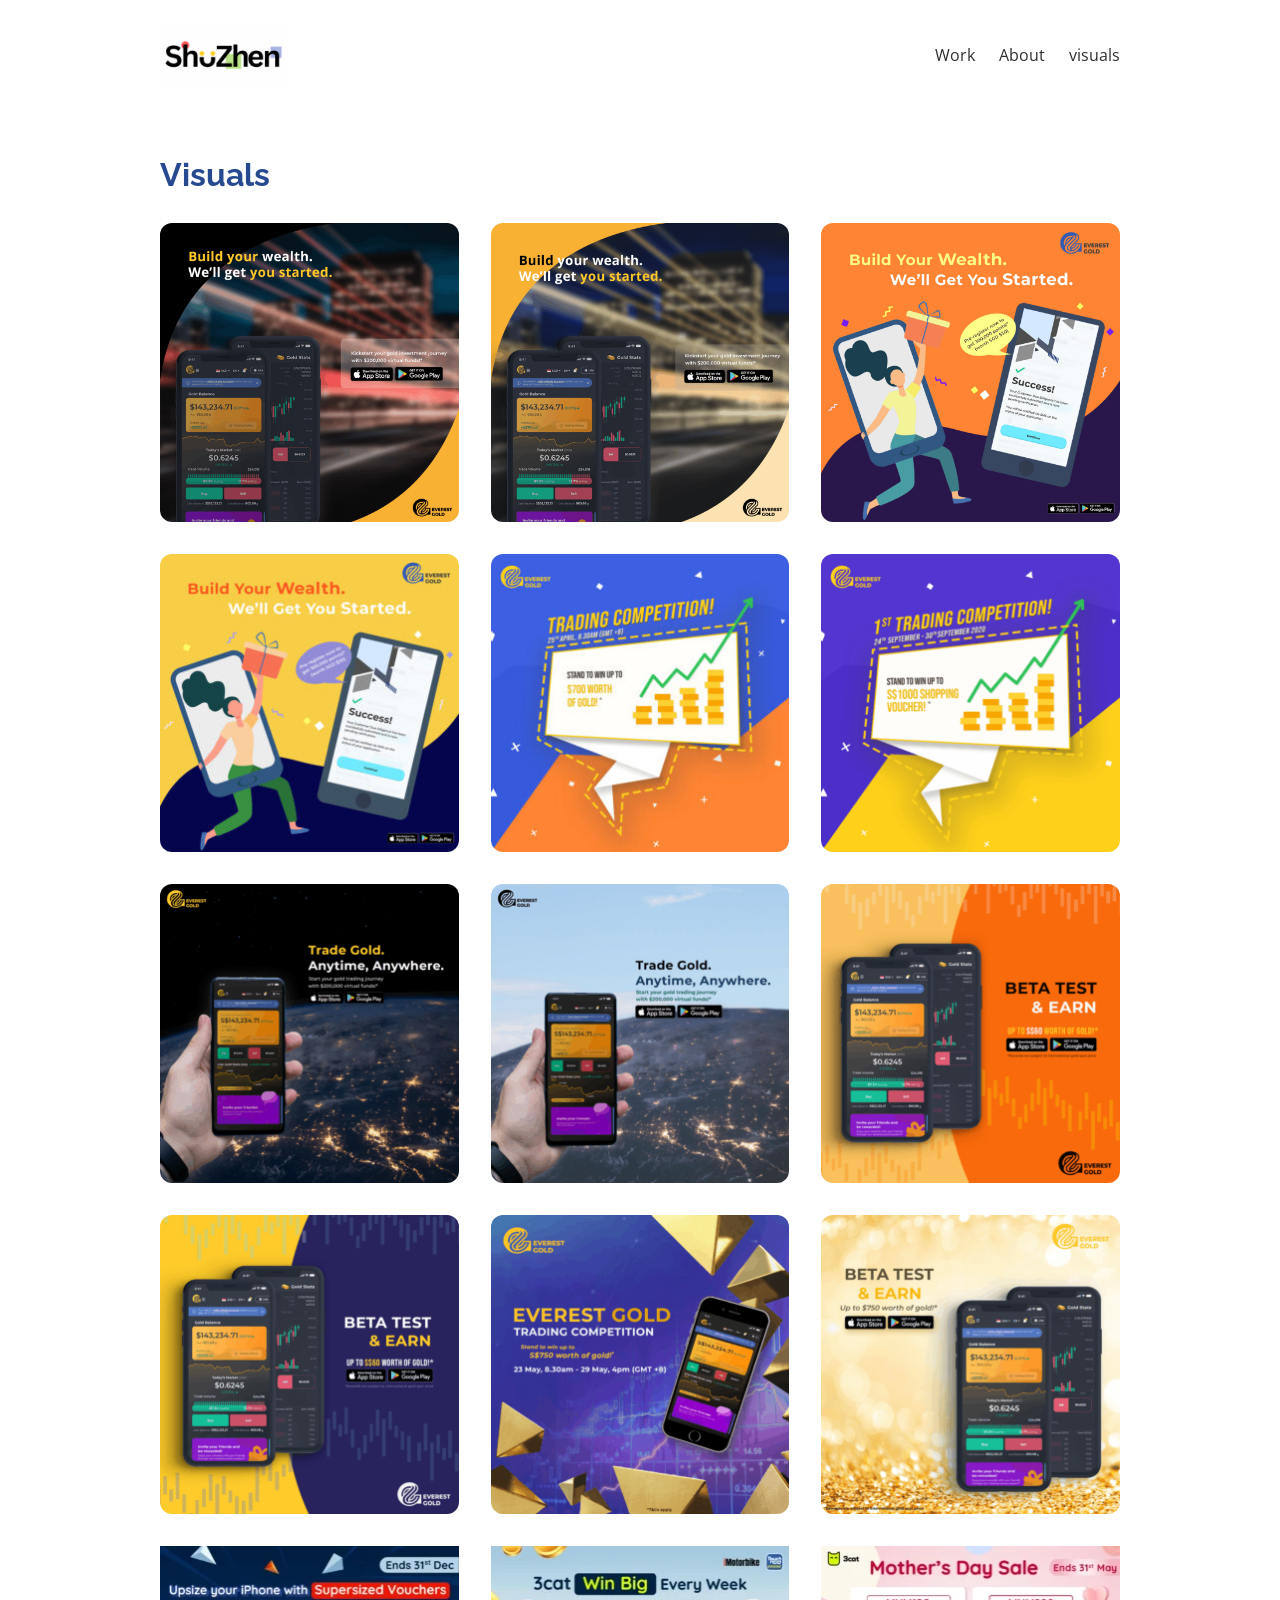
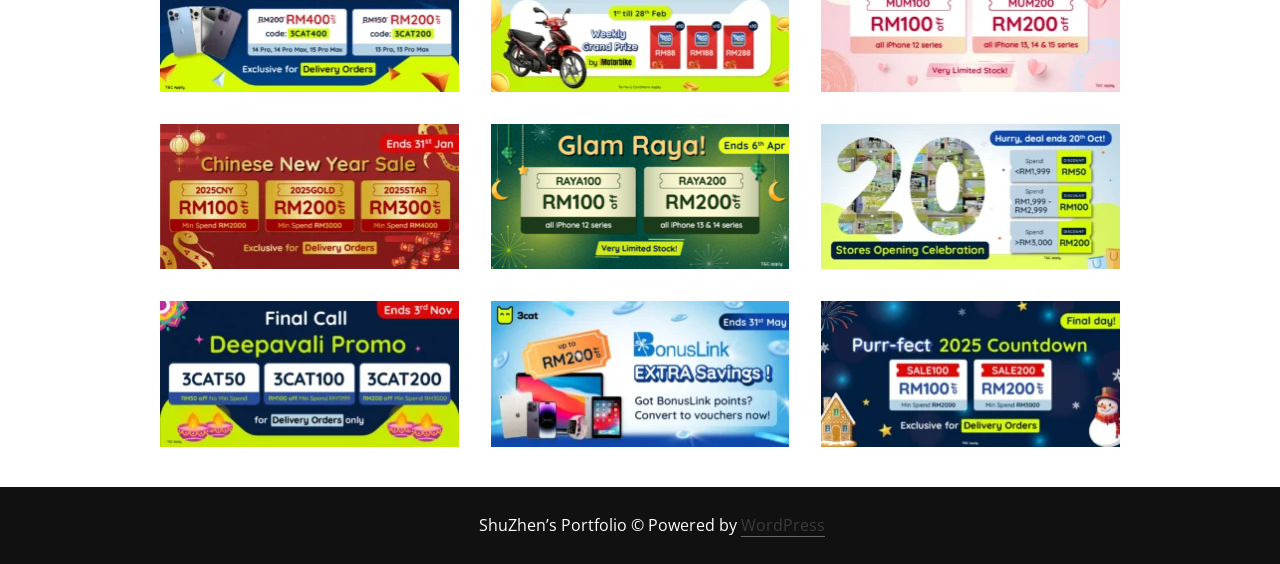
<file: visuals.html>
<!DOCTYPE html>
<html lang="en-US">
<head>
	<meta charset="UTF-8" />
	<meta name="viewport" content="width=device-width, initial-scale=1" />
<meta name='robots' content='max-image-preview:large' />
	<style>img:is([sizes="auto" i], [sizes^="auto," i]) { contain-intrinsic-size: 3000px 1500px }</style>
	<title>Visuals</title>
<link rel="alternate" type="application/rss+xml" title=" &raquo; Feed" href="http://shuzhen-portfolio.local/feed/" />
<link rel="alternate" type="application/rss+xml" title=" &raquo; Comments Feed" href="http://shuzhen-portfolio.local/comments/feed/" />
<script>
window._wpemojiSettings = {"baseUrl":"https:\/\/s.w.org\/images\/core\/emoji\/16.0.1\/72x72\/","ext":".png","svgUrl":"https:\/\/s.w.org\/images\/core\/emoji\/16.0.1\/svg\/","svgExt":".svg","source":{"concatemoji":"http:\/\/shuzhen-portfolio.local\/wp-includes\/js\/wp-emoji-release.min.js?ver=6.8.3"}};
/*! This file is auto-generated */
!function(s,n){var o,i,e;function c(e){try{var t={supportTests:e,timestamp:(new Date).valueOf()};sessionStorage.setItem(o,JSON.stringify(t))}catch(e){}}function p(e,t,n){e.clearRect(0,0,e.canvas.width,e.canvas.height),e.fillText(t,0,0);var t=new Uint32Array(e.getImageData(0,0,e.canvas.width,e.canvas.height).data),a=(e.clearRect(0,0,e.canvas.width,e.canvas.height),e.fillText(n,0,0),new Uint32Array(e.getImageData(0,0,e.canvas.width,e.canvas.height).data));return t.every(function(e,t){return e===a[t]})}function u(e,t){e.clearRect(0,0,e.canvas.width,e.canvas.height),e.fillText(t,0,0);for(var n=e.getImageData(16,16,1,1),a=0;a<n.data.length;a++)if(0!==n.data[a])return!1;return!0}function f(e,t,n,a){switch(t){case"flag":return n(e,"\ud83c\udff3\ufe0f\u200d\u26a7\ufe0f","\ud83c\udff3\ufe0f\u200b\u26a7\ufe0f")?!1:!n(e,"\ud83c\udde8\ud83c\uddf6","\ud83c\udde8\u200b\ud83c\uddf6")&&!n(e,"\ud83c\udff4\udb40\udc67\udb40\udc62\udb40\udc65\udb40\udc6e\udb40\udc67\udb40\udc7f","\ud83c\udff4\u200b\udb40\udc67\u200b\udb40\udc62\u200b\udb40\udc65\u200b\udb40\udc6e\u200b\udb40\udc67\u200b\udb40\udc7f");case"emoji":return!a(e,"\ud83e\udedf")}return!1}function g(e,t,n,a){var r="undefined"!=typeof WorkerGlobalScope&&self instanceof WorkerGlobalScope?new OffscreenCanvas(300,150):s.createElement("canvas"),o=r.getContext("2d",{willReadFrequently:!0}),i=(o.textBaseline="top",o.font="600 32px Arial",{});return e.forEach(function(e){i[e]=t(o,e,n,a)}),i}function t(e){var t=s.createElement("script");t.src=e,t.defer=!0,s.head.appendChild(t)}"undefined"!=typeof Promise&&(o="wpEmojiSettingsSupports",i=["flag","emoji"],n.supports={everything:!0,everythingExceptFlag:!0},e=new Promise(function(e){s.addEventListener("DOMContentLoaded",e,{once:!0})}),new Promise(function(t){var n=function(){try{var e=JSON.parse(sessionStorage.getItem(o));if("object"==typeof e&&"number"==typeof e.timestamp&&(new Date).valueOf()<e.timestamp+604800&&"object"==typeof e.supportTests)return e.supportTests}catch(e){}return null}();if(!n){if("undefined"!=typeof Worker&&"undefined"!=typeof OffscreenCanvas&&"undefined"!=typeof URL&&URL.createObjectURL&&"undefined"!=typeof Blob)try{var e="postMessage("+g.toString()+"("+[JSON.stringify(i),f.toString(),p.toString(),u.toString()].join(",")+"));",a=new Blob([e],{type:"text/javascript"}),r=new Worker(URL.createObjectURL(a),{name:"wpTestEmojiSupports"});return void(r.onmessage=function(e){c(n=e.data),r.terminate(),t(n)})}catch(e){}c(n=g(i,f,p,u))}t(n)}).then(function(e){for(var t in e)n.supports[t]=e[t],n.supports.everything=n.supports.everything&&n.supports[t],"flag"!==t&&(n.supports.everythingExceptFlag=n.supports.everythingExceptFlag&&n.supports[t]);n.supports.everythingExceptFlag=n.supports.everythingExceptFlag&&!n.supports.flag,n.DOMReady=!1,n.readyCallback=function(){n.DOMReady=!0}}).then(function(){return e}).then(function(){var e;n.supports.everything||(n.readyCallback(),(e=n.source||{}).concatemoji?t(e.concatemoji):e.wpemoji&&e.twemoji&&(t(e.twemoji),t(e.wpemoji)))}))}((window,document),window._wpemojiSettings);
</script>
<style id='wp-block-site-logo-inline-css'>
.wp-block-site-logo{box-sizing:border-box;line-height:0}.wp-block-site-logo a{display:inline-block;line-height:0}.wp-block-site-logo.is-default-size img{height:auto;width:120px}.wp-block-site-logo img{height:auto;max-width:100%}.wp-block-site-logo a,.wp-block-site-logo img{border-radius:inherit}.wp-block-site-logo.aligncenter{margin-left:auto;margin-right:auto;text-align:center}:root :where(.wp-block-site-logo.is-style-rounded){border-radius:9999px}
</style>
<style id='wp-block-site-title-inline-css'>
.wp-block-site-title{box-sizing:border-box}.wp-block-site-title :where(a){color:inherit;font-family:inherit;font-size:inherit;font-style:inherit;font-weight:inherit;letter-spacing:inherit;line-height:inherit;text-decoration:inherit}
</style>
<style id='wp-block-navigation-link-inline-css'>
.wp-block-navigation .wp-block-navigation-item__label{overflow-wrap:break-word}.wp-block-navigation .wp-block-navigation-item__description{display:none}.link-ui-tools{border-top:1px solid #f0f0f0;padding:8px}.link-ui-block-inserter{padding-top:8px}.link-ui-block-inserter__back{margin-left:8px;text-transform:uppercase}
</style>
<link rel='stylesheet' id='wp-block-navigation-css' href='wp-includes/blocks/navigation/style.min.css@ver=6.8.3.css' media='all' />
<style id='wp-block-group-inline-css'>
.wp-block-group{box-sizing:border-box}:where(.wp-block-group.wp-block-group-is-layout-constrained){position:relative}
</style>
<style id='wp-block-group-theme-inline-css'>
:where(.wp-block-group.has-background){padding:1.25em 2.375em}
</style>
<style id='wp-block-template-part-theme-inline-css'>
:root :where(.wp-block-template-part.has-background){margin-bottom:0;margin-top:0;padding:1.25em 2.375em}
</style>
<style id='wp-block-heading-inline-css'>
h1.has-background,h2.has-background,h3.has-background,h4.has-background,h5.has-background,h6.has-background{padding:1.25em 2.375em}h1.has-text-align-left[style*=writing-mode]:where([style*=vertical-lr]),h1.has-text-align-right[style*=writing-mode]:where([style*=vertical-rl]),h2.has-text-align-left[style*=writing-mode]:where([style*=vertical-lr]),h2.has-text-align-right[style*=writing-mode]:where([style*=vertical-rl]),h3.has-text-align-left[style*=writing-mode]:where([style*=vertical-lr]),h3.has-text-align-right[style*=writing-mode]:where([style*=vertical-rl]),h4.has-text-align-left[style*=writing-mode]:where([style*=vertical-lr]),h4.has-text-align-right[style*=writing-mode]:where([style*=vertical-rl]),h5.has-text-align-left[style*=writing-mode]:where([style*=vertical-lr]),h5.has-text-align-right[style*=writing-mode]:where([style*=vertical-rl]),h6.has-text-align-left[style*=writing-mode]:where([style*=vertical-lr]),h6.has-text-align-right[style*=writing-mode]:where([style*=vertical-rl]){rotate:180deg}
</style>
<style id='wp-block-image-inline-css'>
.wp-block-image>a,.wp-block-image>figure>a{display:inline-block}.wp-block-image img{box-sizing:border-box;height:auto;max-width:100%;vertical-align:bottom}@media not (prefers-reduced-motion){.wp-block-image img.hide{visibility:hidden}.wp-block-image img.show{animation:show-content-image .4s}}.wp-block-image[style*=border-radius] img,.wp-block-image[style*=border-radius]>a{border-radius:inherit}.wp-block-image.has-custom-border img{box-sizing:border-box}.wp-block-image.aligncenter{text-align:center}.wp-block-image.alignfull>a,.wp-block-image.alignwide>a{width:100%}.wp-block-image.alignfull img,.wp-block-image.alignwide img{height:auto;width:100%}.wp-block-image .aligncenter,.wp-block-image .alignleft,.wp-block-image .alignright,.wp-block-image.aligncenter,.wp-block-image.alignleft,.wp-block-image.alignright{display:table}.wp-block-image .aligncenter>figcaption,.wp-block-image .alignleft>figcaption,.wp-block-image .alignright>figcaption,.wp-block-image.aligncenter>figcaption,.wp-block-image.alignleft>figcaption,.wp-block-image.alignright>figcaption{caption-side:bottom;display:table-caption}.wp-block-image .alignleft{float:left;margin:.5em 1em .5em 0}.wp-block-image .alignright{float:right;margin:.5em 0 .5em 1em}.wp-block-image .aligncenter{margin-left:auto;margin-right:auto}.wp-block-image :where(figcaption){margin-bottom:1em;margin-top:.5em}.wp-block-image.is-style-circle-mask img{border-radius:9999px}@supports ((-webkit-mask-image:none) or (mask-image:none)) or (-webkit-mask-image:none){.wp-block-image.is-style-circle-mask img{border-radius:0;-webkit-mask-image:url('data:image/svg+xml;utf8,<svg viewBox="0 0 100 100" xmlns="http://www.w3.org/2000/svg"><circle cx="50" cy="50" r="50"/></svg>');mask-image:url('data:image/svg+xml;utf8,<svg viewBox="0 0 100 100" xmlns="http://www.w3.org/2000/svg"><circle cx="50" cy="50" r="50"/></svg>');mask-mode:alpha;-webkit-mask-position:center;mask-position:center;-webkit-mask-repeat:no-repeat;mask-repeat:no-repeat;-webkit-mask-size:contain;mask-size:contain}}:root :where(.wp-block-image.is-style-rounded img,.wp-block-image .is-style-rounded img){border-radius:9999px}.wp-block-image figure{margin:0}.wp-lightbox-container{display:flex;flex-direction:column;position:relative}.wp-lightbox-container img{cursor:zoom-in}.wp-lightbox-container img:hover+button{opacity:1}.wp-lightbox-container button{align-items:center;-webkit-backdrop-filter:blur(16px) saturate(180%);backdrop-filter:blur(16px) saturate(180%);background-color:#5a5a5a40;border:none;border-radius:4px;cursor:zoom-in;display:flex;height:20px;justify-content:center;opacity:0;padding:0;position:absolute;right:16px;text-align:center;top:16px;width:20px;z-index:100}@media not (prefers-reduced-motion){.wp-lightbox-container button{transition:opacity .2s ease}}.wp-lightbox-container button:focus-visible{outline:3px auto #5a5a5a40;outline:3px auto -webkit-focus-ring-color;outline-offset:3px}.wp-lightbox-container button:hover{cursor:pointer;opacity:1}.wp-lightbox-container button:focus{opacity:1}.wp-lightbox-container button:focus,.wp-lightbox-container button:hover,.wp-lightbox-container button:not(:hover):not(:active):not(.has-background){background-color:#5a5a5a40;border:none}.wp-lightbox-overlay{box-sizing:border-box;cursor:zoom-out;height:100vh;left:0;overflow:hidden;position:fixed;top:0;visibility:hidden;width:100%;z-index:100000}.wp-lightbox-overlay .close-button{align-items:center;cursor:pointer;display:flex;justify-content:center;min-height:40px;min-width:40px;padding:0;position:absolute;right:calc(env(safe-area-inset-right) + 16px);top:calc(env(safe-area-inset-top) + 16px);z-index:5000000}.wp-lightbox-overlay .close-button:focus,.wp-lightbox-overlay .close-button:hover,.wp-lightbox-overlay .close-button:not(:hover):not(:active):not(.has-background){background:none;border:none}.wp-lightbox-overlay .lightbox-image-container{height:var(--wp--lightbox-container-height);left:50%;overflow:hidden;position:absolute;top:50%;transform:translate(-50%,-50%);transform-origin:top left;width:var(--wp--lightbox-container-width);z-index:9999999999}.wp-lightbox-overlay .wp-block-image{align-items:center;box-sizing:border-box;display:flex;height:100%;justify-content:center;margin:0;position:relative;transform-origin:0 0;width:100%;z-index:3000000}.wp-lightbox-overlay .wp-block-image img{height:var(--wp--lightbox-image-height);min-height:var(--wp--lightbox-image-height);min-width:var(--wp--lightbox-image-width);width:var(--wp--lightbox-image-width)}.wp-lightbox-overlay .wp-block-image figcaption{display:none}.wp-lightbox-overlay button{background:none;border:none}.wp-lightbox-overlay .scrim{background-color:#fff;height:100%;opacity:.9;position:absolute;width:100%;z-index:2000000}.wp-lightbox-overlay.active{visibility:visible}@media not (prefers-reduced-motion){.wp-lightbox-overlay.active{animation:turn-on-visibility .25s both}.wp-lightbox-overlay.active img{animation:turn-on-visibility .35s both}.wp-lightbox-overlay.show-closing-animation:not(.active){animation:turn-off-visibility .35s both}.wp-lightbox-overlay.show-closing-animation:not(.active) img{animation:turn-off-visibility .25s both}.wp-lightbox-overlay.zoom.active{animation:none;opacity:1;visibility:visible}.wp-lightbox-overlay.zoom.active .lightbox-image-container{animation:lightbox-zoom-in .4s}.wp-lightbox-overlay.zoom.active .lightbox-image-container img{animation:none}.wp-lightbox-overlay.zoom.active .scrim{animation:turn-on-visibility .4s forwards}.wp-lightbox-overlay.zoom.show-closing-animation:not(.active){animation:none}.wp-lightbox-overlay.zoom.show-closing-animation:not(.active) .lightbox-image-container{animation:lightbox-zoom-out .4s}.wp-lightbox-overlay.zoom.show-closing-animation:not(.active) .lightbox-image-container img{animation:none}.wp-lightbox-overlay.zoom.show-closing-animation:not(.active) .scrim{animation:turn-off-visibility .4s forwards}}@keyframes show-content-image{0%{visibility:hidden}99%{visibility:hidden}to{visibility:visible}}@keyframes turn-on-visibility{0%{opacity:0}to{opacity:1}}@keyframes turn-off-visibility{0%{opacity:1;visibility:visible}99%{opacity:0;visibility:visible}to{opacity:0;visibility:hidden}}@keyframes lightbox-zoom-in{0%{transform:translate(calc((-100vw + var(--wp--lightbox-scrollbar-width))/2 + var(--wp--lightbox-initial-left-position)),calc(-50vh + var(--wp--lightbox-initial-top-position))) scale(var(--wp--lightbox-scale))}to{transform:translate(-50%,-50%) scale(1)}}@keyframes lightbox-zoom-out{0%{transform:translate(-50%,-50%) scale(1);visibility:visible}99%{visibility:visible}to{transform:translate(calc((-100vw + var(--wp--lightbox-scrollbar-width))/2 + var(--wp--lightbox-initial-left-position)),calc(-50vh + var(--wp--lightbox-initial-top-position))) scale(var(--wp--lightbox-scale));visibility:hidden}}
</style>
<style id='wp-block-image-theme-inline-css'>
:root :where(.wp-block-image figcaption){color:#555;font-size:13px;text-align:center}.is-dark-theme :root :where(.wp-block-image figcaption){color:#ffffffa6}.wp-block-image{margin:0 0 1em}
</style>
<link rel='stylesheet' id='wp-block-gallery-css' href='wp-includes/blocks/gallery/style.min.css@ver=6.8.3.css' media='all' />
<style id='wp-block-gallery-theme-inline-css'>
.blocks-gallery-caption{color:#555;font-size:13px;text-align:center}.is-dark-theme .blocks-gallery-caption{color:#ffffffa6}
</style>
<style id='wp-block-post-content-inline-css'>
.wp-block-post-content{display:flow-root}
</style>
<style id='wp-block-paragraph-inline-css'>
.is-small-text{font-size:.875em}.is-regular-text{font-size:1em}.is-large-text{font-size:2.25em}.is-larger-text{font-size:3em}.has-drop-cap:not(:focus):first-letter{float:left;font-size:8.4em;font-style:normal;font-weight:100;line-height:.68;margin:.05em .1em 0 0;text-transform:uppercase}body.rtl .has-drop-cap:not(:focus):first-letter{float:none;margin-left:.1em}p.has-drop-cap.has-background{overflow:hidden}:root :where(p.has-background){padding:1.25em 2.375em}:where(p.has-text-color:not(.has-link-color)) a{color:inherit}p.has-text-align-left[style*="writing-mode:vertical-lr"],p.has-text-align-right[style*="writing-mode:vertical-rl"]{rotate:180deg}
</style>
<style id='wp-emoji-styles-inline-css'>

	img.wp-smiley, img.emoji {
		display: inline !important;
		border: none !important;
		box-shadow: none !important;
		height: 1em !important;
		width: 1em !important;
		margin: 0 0.07em !important;
		vertical-align: -0.1em !important;
		background: none !important;
		padding: 0 !important;
	}
</style>
<style id='wp-block-library-inline-css'>
:root{--wp-admin-theme-color:#007cba;--wp-admin-theme-color--rgb:0,124,186;--wp-admin-theme-color-darker-10:#006ba1;--wp-admin-theme-color-darker-10--rgb:0,107,161;--wp-admin-theme-color-darker-20:#005a87;--wp-admin-theme-color-darker-20--rgb:0,90,135;--wp-admin-border-width-focus:2px;--wp-block-synced-color:#7a00df;--wp-block-synced-color--rgb:122,0,223;--wp-bound-block-color:var(--wp-block-synced-color)}@media (min-resolution:192dpi){:root{--wp-admin-border-width-focus:1.5px}}.wp-element-button{cursor:pointer}:root{--wp--preset--font-size--normal:16px;--wp--preset--font-size--huge:42px}:root .has-very-light-gray-background-color{background-color:#eee}:root .has-very-dark-gray-background-color{background-color:#313131}:root .has-very-light-gray-color{color:#eee}:root .has-very-dark-gray-color{color:#313131}:root .has-vivid-green-cyan-to-vivid-cyan-blue-gradient-background{background:linear-gradient(135deg,#00d084,#0693e3)}:root .has-purple-crush-gradient-background{background:linear-gradient(135deg,#34e2e4,#4721fb 50%,#ab1dfe)}:root .has-hazy-dawn-gradient-background{background:linear-gradient(135deg,#faaca8,#dad0ec)}:root .has-subdued-olive-gradient-background{background:linear-gradient(135deg,#fafae1,#67a671)}:root .has-atomic-cream-gradient-background{background:linear-gradient(135deg,#fdd79a,#004a59)}:root .has-nightshade-gradient-background{background:linear-gradient(135deg,#330968,#31cdcf)}:root .has-midnight-gradient-background{background:linear-gradient(135deg,#020381,#2874fc)}.has-regular-font-size{font-size:1em}.has-larger-font-size{font-size:2.625em}.has-normal-font-size{font-size:var(--wp--preset--font-size--normal)}.has-huge-font-size{font-size:var(--wp--preset--font-size--huge)}.has-text-align-center{text-align:center}.has-text-align-left{text-align:left}.has-text-align-right{text-align:right}#end-resizable-editor-section{display:none}.aligncenter{clear:both}.items-justified-left{justify-content:flex-start}.items-justified-center{justify-content:center}.items-justified-right{justify-content:flex-end}.items-justified-space-between{justify-content:space-between}.screen-reader-text{border:0;clip-path:inset(50%);height:1px;margin:-1px;overflow:hidden;padding:0;position:absolute;width:1px;word-wrap:normal!important}.screen-reader-text:focus{background-color:#ddd;clip-path:none;color:#444;display:block;font-size:1em;height:auto;left:5px;line-height:normal;padding:15px 23px 14px;text-decoration:none;top:5px;width:auto;z-index:100000}html :where(.has-border-color){border-style:solid}html :where([style*=border-top-color]){border-top-style:solid}html :where([style*=border-right-color]){border-right-style:solid}html :where([style*=border-bottom-color]){border-bottom-style:solid}html :where([style*=border-left-color]){border-left-style:solid}html :where([style*=border-width]){border-style:solid}html :where([style*=border-top-width]){border-top-style:solid}html :where([style*=border-right-width]){border-right-style:solid}html :where([style*=border-bottom-width]){border-bottom-style:solid}html :where([style*=border-left-width]){border-left-style:solid}html :where(img[class*=wp-image-]){height:auto;max-width:100%}:where(figure){margin:0 0 1em}html :where(.is-position-sticky){--wp-admin--admin-bar--position-offset:var(--wp-admin--admin-bar--height,0px)}@media screen and (max-width:600px){html :where(.is-position-sticky){--wp-admin--admin-bar--position-offset:0px}}
</style>
<style id='global-styles-inline-css'>
:root{--wp--preset--aspect-ratio--square: 1;--wp--preset--aspect-ratio--4-3: 4/3;--wp--preset--aspect-ratio--3-4: 3/4;--wp--preset--aspect-ratio--3-2: 3/2;--wp--preset--aspect-ratio--2-3: 2/3;--wp--preset--aspect-ratio--16-9: 16/9;--wp--preset--aspect-ratio--9-16: 9/16;--wp--preset--color--black: #000000;--wp--preset--color--cyan-bluish-gray: #abb8c3;--wp--preset--color--white: #ffffff;--wp--preset--color--pale-pink: #f78da7;--wp--preset--color--vivid-red: #cf2e2e;--wp--preset--color--luminous-vivid-orange: #ff6900;--wp--preset--color--luminous-vivid-amber: #fcb900;--wp--preset--color--light-green-cyan: #7bdcb5;--wp--preset--color--vivid-green-cyan: #00d084;--wp--preset--color--pale-cyan-blue: #8ed1fc;--wp--preset--color--vivid-cyan-blue: #0693e3;--wp--preset--color--vivid-purple: #9b51e0;--wp--preset--color--primary: #111111;--wp--preset--color--primary-second: #2f2f2f;--wp--preset--color--secondary: #666666;--wp--preset--color--background: #ffffff;--wp--preset--color--background-secondary: #f6f6f6;--wp--preset--color--additional: #c8c8c8;--wp--preset--gradient--vivid-cyan-blue-to-vivid-purple: linear-gradient(135deg,rgba(6,147,227,1) 0%,rgb(155,81,224) 100%);--wp--preset--gradient--light-green-cyan-to-vivid-green-cyan: linear-gradient(135deg,rgb(122,220,180) 0%,rgb(0,208,130) 100%);--wp--preset--gradient--luminous-vivid-amber-to-luminous-vivid-orange: linear-gradient(135deg,rgba(252,185,0,1) 0%,rgba(255,105,0,1) 100%);--wp--preset--gradient--luminous-vivid-orange-to-vivid-red: linear-gradient(135deg,rgba(255,105,0,1) 0%,rgb(207,46,46) 100%);--wp--preset--gradient--very-light-gray-to-cyan-bluish-gray: linear-gradient(135deg,rgb(238,238,238) 0%,rgb(169,184,195) 100%);--wp--preset--gradient--cool-to-warm-spectrum: linear-gradient(135deg,rgb(74,234,220) 0%,rgb(151,120,209) 20%,rgb(207,42,186) 40%,rgb(238,44,130) 60%,rgb(251,105,98) 80%,rgb(254,248,76) 100%);--wp--preset--gradient--blush-light-purple: linear-gradient(135deg,rgb(255,206,236) 0%,rgb(152,150,240) 100%);--wp--preset--gradient--blush-bordeaux: linear-gradient(135deg,rgb(254,205,165) 0%,rgb(254,45,45) 50%,rgb(107,0,62) 100%);--wp--preset--gradient--luminous-dusk: linear-gradient(135deg,rgb(255,203,112) 0%,rgb(199,81,192) 50%,rgb(65,88,208) 100%);--wp--preset--gradient--pale-ocean: linear-gradient(135deg,rgb(255,245,203) 0%,rgb(182,227,212) 50%,rgb(51,167,181) 100%);--wp--preset--gradient--electric-grass: linear-gradient(135deg,rgb(202,248,128) 0%,rgb(113,206,126) 100%);--wp--preset--gradient--midnight: linear-gradient(135deg,rgb(2,3,129) 0%,rgb(40,116,252) 100%);--wp--preset--font-size--small: clamp(14px, 0.875rem + ((1vw - 3.2px) * 0.217), 16px);--wp--preset--font-size--medium: clamp(18px, 1.125rem + ((1vw - 3.2px) * 0.217), 20px);--wp--preset--font-size--large: clamp(20px, 1.25rem + ((1vw - 3.2px) * 0.435), 24px);--wp--preset--font-size--x-large: clamp(24px, 1.5rem + ((1vw - 3.2px) * 0.87), 32px);--wp--preset--font-size--tiny: clamp(12px, 0.75rem + ((1vw - 3.2px) * 0.217), 14px);--wp--preset--font-size--normal: clamp(16px, 1rem + ((1vw - 3.2px) * 0.217), 18px);--wp--preset--font-size--xx-large: clamp(32px, 2rem + ((1vw - 3.2px) * 1.087), 42px);--wp--preset--font-family--dmsans: "DM Sans", sans-serif;--wp--preset--font-family--roboto: Roboto, sans-serif;--wp--preset--font-family--open-sans: "Open Sans", sans-serif;--wp--preset--font-family--poppins: Poppins, sans-serif;--wp--preset--font-family--lora: Lora, serif;--wp--preset--font-family--raleway: Raleway, sans-serif;--wp--preset--spacing--20: 16px;--wp--preset--spacing--30: 24px;--wp--preset--spacing--40: clamp(24px, 6vw, 32px);--wp--preset--spacing--50: clamp(32px, 7.5vw, 40px);--wp--preset--spacing--60: clamp(48px, 9vw, 64px);--wp--preset--spacing--70: 3.38rem;--wp--preset--spacing--80: 5.06rem;--wp--preset--spacing--10: 8px;--wp--preset--shadow--natural: 6px 6px 9px rgba(0, 0, 0, 0.2);--wp--preset--shadow--deep: 12px 12px 50px rgba(0, 0, 0, 0.4);--wp--preset--shadow--sharp: 6px 6px 0px rgba(0, 0, 0, 0.2);--wp--preset--shadow--outlined: 6px 6px 0px -3px rgba(255, 255, 255, 1), 6px 6px rgba(0, 0, 0, 1);--wp--preset--shadow--crisp: 6px 6px 0px rgba(0, 0, 0, 1);--wp--custom--typography--line-height--normal: 1.35;}:root { --wp--style--global--content-size: 960px;--wp--style--global--wide-size: 1240px; }:where(body) { margin: 0; }.wp-site-blocks > .alignleft { float: left; margin-right: 2em; }.wp-site-blocks > .alignright { float: right; margin-left: 2em; }.wp-site-blocks > .aligncenter { justify-content: center; margin-left: auto; margin-right: auto; }:where(.wp-site-blocks) > * { margin-block-start: 24px; margin-block-end: 0; }:where(.wp-site-blocks) > :first-child { margin-block-start: 0; }:where(.wp-site-blocks) > :last-child { margin-block-end: 0; }:root { --wp--style--block-gap: 24px; }:root :where(.is-layout-flow) > :first-child{margin-block-start: 0;}:root :where(.is-layout-flow) > :last-child{margin-block-end: 0;}:root :where(.is-layout-flow) > *{margin-block-start: 24px;margin-block-end: 0;}:root :where(.is-layout-constrained) > :first-child{margin-block-start: 0;}:root :where(.is-layout-constrained) > :last-child{margin-block-end: 0;}:root :where(.is-layout-constrained) > *{margin-block-start: 24px;margin-block-end: 0;}:root :where(.is-layout-flex){gap: 24px;}:root :where(.is-layout-grid){gap: 24px;}.is-layout-flow > .alignleft{float: left;margin-inline-start: 0;margin-inline-end: 2em;}.is-layout-flow > .alignright{float: right;margin-inline-start: 2em;margin-inline-end: 0;}.is-layout-flow > .aligncenter{margin-left: auto !important;margin-right: auto !important;}.is-layout-constrained > .alignleft{float: left;margin-inline-start: 0;margin-inline-end: 2em;}.is-layout-constrained > .alignright{float: right;margin-inline-start: 2em;margin-inline-end: 0;}.is-layout-constrained > .aligncenter{margin-left: auto !important;margin-right: auto !important;}.is-layout-constrained > :where(:not(.alignleft):not(.alignright):not(.alignfull)){max-width: var(--wp--style--global--content-size);margin-left: auto !important;margin-right: auto !important;}.is-layout-constrained > .alignwide{max-width: var(--wp--style--global--wide-size);}body .is-layout-flex{display: flex;}.is-layout-flex{flex-wrap: wrap;align-items: center;}.is-layout-flex > :is(*, div){margin: 0;}body .is-layout-grid{display: grid;}.is-layout-grid > :is(*, div){margin: 0;}body{background-color: var(--wp--preset--color--background);color: #3b3b3b;font-family: var(--wp--preset--font-family--open-sans);font-size: var(--wp--preset--font-size--normal);font-style: normal;font-weight: 400;line-height: 1.8;padding-top: 0px;padding-right: 0px;padding-bottom: 0px;padding-left: 0px;}a:where(:not(.wp-element-button)){border-bottom-color: var(--wp--preset--color--secondary);border-bottom-width: 1px;border-bottom-style: solid;color: #3b3b3b;font-family: var(--wp--preset--font-family--open-sans);font-size: var(--wp--preset--font-size--small);font-style: normal;font-weight: 400;line-height: 1.5;text-decoration: none;}:root :where(a:where(:not(.wp-element-button)):hover){border-bottom-color: rgba(0,0,0,0);}h1, h2, h3, h4, h5, h6{color: #535353;font-family: var(--wp--preset--font-family--raleway);font-style: normal;font-weight: 500;line-height: 1.5;}h1{font-family: var(--wp--preset--font-family--raleway);font-size: clamp(24.034px, 1.502rem + ((1vw - 3.2px) * 1.735), 40px);font-style: normal;font-weight: 600;line-height: 1.50;}h2{font-family: var(--wp--preset--font-family--raleway);font-size: var(--wp--preset--font-size--x-large);font-style: normal;font-weight: 500;line-height: 1.5;}h3{font-family: var(--wp--preset--font-family--raleway);font-size: var(--wp--preset--font-size--large);font-style: normal;font-weight: 500;line-height: 1.5;}h4{font-family: var(--wp--preset--font-family--raleway);font-size: var(--wp--preset--font-size--medium);font-style: normal;font-weight: 500;line-height: 1.5;}h5{font-family: var(--wp--preset--font-family--raleway);font-size: var(--wp--preset--font-size--normal);font-style: normal;font-weight: 500;line-height: 1.5;}h6{font-family: var(--wp--preset--font-family--raleway);font-size: var(--wp--preset--font-size--small);font-style: normal;font-weight: 500;line-height: 1.5;}:root :where(.wp-element-button, .wp-block-button__link){background-color: var(--wp--preset--color--background);border-radius: var(--wp--preset--spacing--10);border-width: 0;color: var(--wp--preset--color--secondary);font-family: var(--wp--preset--font-family--open-sans);font-size: var(--wp--preset--font-size--small);font-style: normal;font-weight: 600;line-height: inherit;padding: calc(0.667em + 2px) calc(1.333em + 2px);text-decoration: none;}:root :where(.wp-element-caption, .wp-block-audio figcaption, .wp-block-embed figcaption, .wp-block-gallery figcaption, .wp-block-image figcaption, .wp-block-table figcaption, .wp-block-video figcaption){color: var(--wp--preset--color--secondary);font-family: var(--wp--preset--font-family--open-sans);font-size: var(--wp--preset--font-size--tiny);}.has-black-color{color: var(--wp--preset--color--black) !important;}.has-cyan-bluish-gray-color{color: var(--wp--preset--color--cyan-bluish-gray) !important;}.has-white-color{color: var(--wp--preset--color--white) !important;}.has-pale-pink-color{color: var(--wp--preset--color--pale-pink) !important;}.has-vivid-red-color{color: var(--wp--preset--color--vivid-red) !important;}.has-luminous-vivid-orange-color{color: var(--wp--preset--color--luminous-vivid-orange) !important;}.has-luminous-vivid-amber-color{color: var(--wp--preset--color--luminous-vivid-amber) !important;}.has-light-green-cyan-color{color: var(--wp--preset--color--light-green-cyan) !important;}.has-vivid-green-cyan-color{color: var(--wp--preset--color--vivid-green-cyan) !important;}.has-pale-cyan-blue-color{color: var(--wp--preset--color--pale-cyan-blue) !important;}.has-vivid-cyan-blue-color{color: var(--wp--preset--color--vivid-cyan-blue) !important;}.has-vivid-purple-color{color: var(--wp--preset--color--vivid-purple) !important;}.has-primary-color{color: var(--wp--preset--color--primary) !important;}.has-primary-second-color{color: var(--wp--preset--color--primary-second) !important;}.has-secondary-color{color: var(--wp--preset--color--secondary) !important;}.has-background-color{color: var(--wp--preset--color--background) !important;}.has-background-secondary-color{color: var(--wp--preset--color--background-secondary) !important;}.has-additional-color{color: var(--wp--preset--color--additional) !important;}.has-black-background-color{background-color: var(--wp--preset--color--black) !important;}.has-cyan-bluish-gray-background-color{background-color: var(--wp--preset--color--cyan-bluish-gray) !important;}.has-white-background-color{background-color: var(--wp--preset--color--white) !important;}.has-pale-pink-background-color{background-color: var(--wp--preset--color--pale-pink) !important;}.has-vivid-red-background-color{background-color: var(--wp--preset--color--vivid-red) !important;}.has-luminous-vivid-orange-background-color{background-color: var(--wp--preset--color--luminous-vivid-orange) !important;}.has-luminous-vivid-amber-background-color{background-color: var(--wp--preset--color--luminous-vivid-amber) !important;}.has-light-green-cyan-background-color{background-color: var(--wp--preset--color--light-green-cyan) !important;}.has-vivid-green-cyan-background-color{background-color: var(--wp--preset--color--vivid-green-cyan) !important;}.has-pale-cyan-blue-background-color{background-color: var(--wp--preset--color--pale-cyan-blue) !important;}.has-vivid-cyan-blue-background-color{background-color: var(--wp--preset--color--vivid-cyan-blue) !important;}.has-vivid-purple-background-color{background-color: var(--wp--preset--color--vivid-purple) !important;}.has-primary-background-color{background-color: var(--wp--preset--color--primary) !important;}.has-primary-second-background-color{background-color: var(--wp--preset--color--primary-second) !important;}.has-secondary-background-color{background-color: var(--wp--preset--color--secondary) !important;}.has-background-background-color{background-color: var(--wp--preset--color--background) !important;}.has-background-secondary-background-color{background-color: var(--wp--preset--color--background-secondary) !important;}.has-additional-background-color{background-color: var(--wp--preset--color--additional) !important;}.has-black-border-color{border-color: var(--wp--preset--color--black) !important;}.has-cyan-bluish-gray-border-color{border-color: var(--wp--preset--color--cyan-bluish-gray) !important;}.has-white-border-color{border-color: var(--wp--preset--color--white) !important;}.has-pale-pink-border-color{border-color: var(--wp--preset--color--pale-pink) !important;}.has-vivid-red-border-color{border-color: var(--wp--preset--color--vivid-red) !important;}.has-luminous-vivid-orange-border-color{border-color: var(--wp--preset--color--luminous-vivid-orange) !important;}.has-luminous-vivid-amber-border-color{border-color: var(--wp--preset--color--luminous-vivid-amber) !important;}.has-light-green-cyan-border-color{border-color: var(--wp--preset--color--light-green-cyan) !important;}.has-vivid-green-cyan-border-color{border-color: var(--wp--preset--color--vivid-green-cyan) !important;}.has-pale-cyan-blue-border-color{border-color: var(--wp--preset--color--pale-cyan-blue) !important;}.has-vivid-cyan-blue-border-color{border-color: var(--wp--preset--color--vivid-cyan-blue) !important;}.has-vivid-purple-border-color{border-color: var(--wp--preset--color--vivid-purple) !important;}.has-primary-border-color{border-color: var(--wp--preset--color--primary) !important;}.has-primary-second-border-color{border-color: var(--wp--preset--color--primary-second) !important;}.has-secondary-border-color{border-color: var(--wp--preset--color--secondary) !important;}.has-background-border-color{border-color: var(--wp--preset--color--background) !important;}.has-background-secondary-border-color{border-color: var(--wp--preset--color--background-secondary) !important;}.has-additional-border-color{border-color: var(--wp--preset--color--additional) !important;}.has-vivid-cyan-blue-to-vivid-purple-gradient-background{background: var(--wp--preset--gradient--vivid-cyan-blue-to-vivid-purple) !important;}.has-light-green-cyan-to-vivid-green-cyan-gradient-background{background: var(--wp--preset--gradient--light-green-cyan-to-vivid-green-cyan) !important;}.has-luminous-vivid-amber-to-luminous-vivid-orange-gradient-background{background: var(--wp--preset--gradient--luminous-vivid-amber-to-luminous-vivid-orange) !important;}.has-luminous-vivid-orange-to-vivid-red-gradient-background{background: var(--wp--preset--gradient--luminous-vivid-orange-to-vivid-red) !important;}.has-very-light-gray-to-cyan-bluish-gray-gradient-background{background: var(--wp--preset--gradient--very-light-gray-to-cyan-bluish-gray) !important;}.has-cool-to-warm-spectrum-gradient-background{background: var(--wp--preset--gradient--cool-to-warm-spectrum) !important;}.has-blush-light-purple-gradient-background{background: var(--wp--preset--gradient--blush-light-purple) !important;}.has-blush-bordeaux-gradient-background{background: var(--wp--preset--gradient--blush-bordeaux) !important;}.has-luminous-dusk-gradient-background{background: var(--wp--preset--gradient--luminous-dusk) !important;}.has-pale-ocean-gradient-background{background: var(--wp--preset--gradient--pale-ocean) !important;}.has-electric-grass-gradient-background{background: var(--wp--preset--gradient--electric-grass) !important;}.has-midnight-gradient-background{background: var(--wp--preset--gradient--midnight) !important;}.has-small-font-size{font-size: var(--wp--preset--font-size--small) !important;}.has-medium-font-size{font-size: var(--wp--preset--font-size--medium) !important;}.has-large-font-size{font-size: var(--wp--preset--font-size--large) !important;}.has-x-large-font-size{font-size: var(--wp--preset--font-size--x-large) !important;}.has-tiny-font-size{font-size: var(--wp--preset--font-size--tiny) !important;}.has-normal-font-size{font-size: var(--wp--preset--font-size--normal) !important;}.has-xx-large-font-size{font-size: var(--wp--preset--font-size--xx-large) !important;}.has-dmsans-font-family{font-family: var(--wp--preset--font-family--dmsans) !important;}.has-roboto-font-family{font-family: var(--wp--preset--font-family--roboto) !important;}.has-open-sans-font-family{font-family: var(--wp--preset--font-family--open-sans) !important;}.has-poppins-font-family{font-family: var(--wp--preset--font-family--poppins) !important;}.has-lora-font-family{font-family: var(--wp--preset--font-family--lora) !important;}.has-raleway-font-family{font-family: var(--wp--preset--font-family--raleway) !important;}
:root :where(.wp-block-image img, .wp-block-image .wp-block-image__crop-area, .wp-block-image .components-placeholder){border-radius: 20px;}
:root :where(.wp-block-navigation a:where(:not(.wp-element-button))){border-width: none;border-style: none;font-size: var(--wp--preset--font-size--small);line-height: var(--wp--custom--typography--line-height--normal);}
:root :where(.wp-block-navigation a:where(:not(.wp-element-button)):hover){color: var(--wp--preset--color--secondary);}
:root :where(.wp-block-site-title){margin-top: 0px;margin-bottom: 0px;}
:root :where(.wp-block-site-title a:where(:not(.wp-element-button))){border-bottom-width: none;border-bottom-style: none;}
:root :where(.wp-block-site-title a:where(:not(.wp-element-button)):hover){text-decoration: none;}
</style>
<style id='core-block-supports-inline-css'>
.wp-container-core-navigation-is-layout-fc4fd283{justify-content:flex-start;}.wp-container-core-group-is-layout-cb46ffcb{flex-wrap:nowrap;justify-content:space-between;}.wp-container-core-group-is-layout-32795961 > .alignfull{margin-right:calc(var(--wp--preset--spacing--30) * -1);margin-left:calc(var(--wp--preset--spacing--30) * -1);}.wp-elements-e612cb592ae6e43781d24580fbdee968 a:where(:not(.wp-element-button)){color:#264990;}.wp-block-gallery.wp-block-gallery-3{--wp--style--unstable-gallery-gap:var(--wp--preset--spacing--40);gap:var(--wp--preset--spacing--40);}.wp-container-core-post-content-is-layout-f5bb311e > *{margin-block-start:0;margin-block-end:0;}.wp-container-core-post-content-is-layout-f5bb311e > * + *{margin-block-start:var(--wp--preset--spacing--30);margin-block-end:0;}.wp-container-core-group-is-layout-595c0e07 > .alignfull{margin-right:calc(var(--wp--preset--spacing--30) * -1);margin-left:calc(var(--wp--preset--spacing--30) * -1);}.wp-container-core-group-is-layout-9366075c{justify-content:space-between;}.wp-container-core-group-is-layout-3107e787{flex-wrap:nowrap;justify-content:center;}
</style>
<style id='wp-block-template-skip-link-inline-css'>

		.skip-link.screen-reader-text {
			border: 0;
			clip-path: inset(50%);
			height: 1px;
			margin: -1px;
			overflow: hidden;
			padding: 0;
			position: absolute !important;
			width: 1px;
			word-wrap: normal !important;
		}

		.skip-link.screen-reader-text:focus {
			background-color: #eee;
			clip-path: none;
			color: #444;
			display: block;
			font-size: 1em;
			height: auto;
			left: 5px;
			line-height: normal;
			padding: 15px 23px 14px;
			text-decoration: none;
			top: 5px;
			width: auto;
			z-index: 100000;
		}
</style>
<link rel='stylesheet' id='fse-style-css' href='wp-content/themes/makoa/style.css@ver=1.0.5.css' media='all' />
<link rel="https://api.w.org/" href="wp-json/index.html" /><link rel="alternate" title="JSON" type="application/json" href="wp-json/wp/v2/pages/11" /><link rel="EditURI" type="application/rsd+xml" title="RSD" href="http://shuzhen-portfolio.local/xmlrpc.php?rsd" />
<meta name="generator" content="WordPress 6.8.3" />
<link rel="canonical" href="visuals.html" />
<link rel='shortlink' href='http://shuzhen-portfolio.local/?p=11' />
<link rel="alternate" title="oEmbed (JSON)" type="application/json+oembed" href="wp-json/oembed/1.0/embed@url=http%253A%252F%252Fshuzhen-portfolio.local%252Fvisuals%252F" />
<link rel="alternate" title="oEmbed (XML)" type="text/xml+oembed" href="wp-json/oembed/1.0/embed@url=http%253A%252F%252Fshuzhen-portfolio.local%252Fvisuals%252F&amp;format=xml" />
<script type="importmap" id="wp-importmap">
{"imports":{"@wordpress\/interactivity":"http:\/\/shuzhen-portfolio.local\/wp-includes\/js\/dist\/script-modules\/interactivity\/index.min.js?ver=55aebb6e0a16726baffb"}}
</script>
<script type="module" src="wp-includes/js/dist/script-modules/block-library/navigation/view.min.js@ver=61572d447d60c0aa5240" id="@wordpress/block-library/navigation/view-js-module"></script>
<link rel="modulepreload" href="wp-includes/js/dist/script-modules/interactivity/index.min.js@ver=55aebb6e0a16726baffb" id="@wordpress/interactivity-js-modulepreload"><style class='wp-fonts-local'>
@font-face{font-family:"DM Sans";font-style:normal;font-weight:400;font-display:fallback;src:url('wp-content/themes/makoa/assets/fonts/DMSans-VariableFont_opsz,wght.ttf') format('truetype');font-stretch:normal;}
@font-face{font-family:"DM Sans";font-style:normal;font-weight:500;font-display:fallback;src:url('wp-content/themes/makoa/assets/fonts/DMSans-VariableFont_opsz,wght.ttf') format('truetype');font-stretch:normal;}
@font-face{font-family:"DM Sans";font-style:normal;font-weight:600;font-display:fallback;src:url('wp-content/themes/makoa/assets/fonts/DMSans-VariableFont_opsz,wght.ttf') format('truetype');font-stretch:normal;}
@font-face{font-family:"DM Sans";font-style:normal;font-weight:700;font-display:fallback;src:url('wp-content/themes/makoa/assets/fonts/DMSans-VariableFont_opsz,wght.ttf') format('truetype');font-stretch:normal;}
@font-face{font-family:Roboto;font-style:normal;font-weight:100;font-display:fallback;src:url('wp-content/uploads/fonts/KFOkCnqEu92Fr1MmgWxKKTM1K9nz.woff2') format('woff2');}
@font-face{font-family:Roboto;font-style:normal;font-weight:300;font-display:fallback;src:url('wp-content/uploads/fonts/KFOlCnqEu92Fr1MmSU5vBh05IsDqlA.woff2') format('woff2');}
@font-face{font-family:Roboto;font-style:normal;font-weight:400;font-display:fallback;src:url('wp-content/uploads/fonts/KFOmCnqEu92Fr1Me4GZLCzYlKw.woff2') format('woff2');}
@font-face{font-family:Roboto;font-style:normal;font-weight:500;font-display:fallback;src:url('wp-content/uploads/fonts/KFOlCnqEu92Fr1MmEU9vBh05IsDqlA.woff2') format('woff2');}
@font-face{font-family:Roboto;font-style:normal;font-weight:700;font-display:fallback;src:url('wp-content/uploads/fonts/KFOlCnqEu92Fr1MmWUlvBh05IsDqlA.woff2') format('woff2');}
@font-face{font-family:Roboto;font-style:normal;font-weight:900;font-display:fallback;src:url('wp-content/uploads/fonts/KFOlCnqEu92Fr1MmYUtvBh05IsDqlA.woff2') format('woff2');}
@font-face{font-family:Roboto;font-style:italic;font-weight:100;font-display:fallback;src:url('wp-content/uploads/fonts/KFOiCnqEu92Fr1Mu51QrIzIXLsnzjYk.woff2') format('woff2');}
@font-face{font-family:Roboto;font-style:italic;font-weight:300;font-display:fallback;src:url('wp-content/uploads/fonts/KFOjCnqEu92Fr1Mu51TjARc4AMX6lJBP.woff2') format('woff2');}
@font-face{font-family:Roboto;font-style:italic;font-weight:400;font-display:fallback;src:url('wp-content/uploads/fonts/KFOkCnqEu92Fr1Mu52xKKTM1K9nz.woff2') format('woff2');}
@font-face{font-family:Roboto;font-style:italic;font-weight:500;font-display:fallback;src:url('wp-content/uploads/fonts/KFOjCnqEu92Fr1Mu51S7ABc4AMX6lJBP.woff2') format('woff2');}
@font-face{font-family:Roboto;font-style:italic;font-weight:700;font-display:fallback;src:url('wp-content/uploads/fonts/KFOjCnqEu92Fr1Mu51TzBhc4AMX6lJBP.woff2') format('woff2');}
@font-face{font-family:Roboto;font-style:italic;font-weight:900;font-display:fallback;src:url('wp-content/uploads/fonts/KFOjCnqEu92Fr1Mu51TLBBc4AMX6lJBP.woff2') format('woff2');}
@font-face{font-family:"Open Sans";font-style:normal;font-weight:300;font-display:fallback;src:url('wp-content/uploads/fonts/memSYaGs126MiZpBA-UvWbX2vVnXBbObj2OVZyOOSr4dVJWUgsiH0C4iY1M2xLER.woff2') format('woff2');}
@font-face{font-family:"Open Sans";font-style:normal;font-weight:400;font-display:fallback;src:url('wp-content/uploads/fonts/memSYaGs126MiZpBA-UvWbX2vVnXBbObj2OVZyOOSr4dVJWUgsjZ0C4iY1M2xLER.woff2') format('woff2');}
@font-face{font-family:"Open Sans";font-style:normal;font-weight:500;font-display:fallback;src:url('wp-content/uploads/fonts/memSYaGs126MiZpBA-UvWbX2vVnXBbObj2OVZyOOSr4dVJWUgsjr0C4iY1M2xLER.woff2') format('woff2');}
@font-face{font-family:"Open Sans";font-style:normal;font-weight:600;font-display:fallback;src:url('wp-content/uploads/fonts/memSYaGs126MiZpBA-UvWbX2vVnXBbObj2OVZyOOSr4dVJWUgsgH1y4iY1M2xLER.woff2') format('woff2');}
@font-face{font-family:"Open Sans";font-style:normal;font-weight:700;font-display:fallback;src:url('wp-content/uploads/fonts/memSYaGs126MiZpBA-UvWbX2vVnXBbObj2OVZyOOSr4dVJWUgsg-1y4iY1M2xLER.woff2') format('woff2');}
@font-face{font-family:"Open Sans";font-style:normal;font-weight:800;font-display:fallback;src:url('wp-content/uploads/fonts/memSYaGs126MiZpBA-UvWbX2vVnXBbObj2OVZyOOSr4dVJWUgshZ1y4iY1M2xLER.woff2') format('woff2');}
@font-face{font-family:"Open Sans";font-style:italic;font-weight:300;font-display:fallback;src:url('wp-content/uploads/fonts/memQYaGs126MiZpBA-UFUIcVXSCEkx2cmqvXlWq8tWZ0Pw86hd0Rk5hkaVIUwaERZjA.woff2') format('woff2');}
@font-face{font-family:"Open Sans";font-style:italic;font-weight:400;font-display:fallback;src:url('wp-content/uploads/fonts/memQYaGs126MiZpBA-UFUIcVXSCEkx2cmqvXlWq8tWZ0Pw86hd0Rk8ZkaVIUwaERZjA.woff2') format('woff2');}
@font-face{font-family:"Open Sans";font-style:italic;font-weight:500;font-display:fallback;src:url('wp-content/uploads/fonts/memQYaGs126MiZpBA-UFUIcVXSCEkx2cmqvXlWq8tWZ0Pw86hd0Rk_RkaVIUwaERZjA.woff2') format('woff2');}
@font-face{font-family:"Open Sans";font-style:italic;font-weight:600;font-display:fallback;src:url('wp-content/uploads/fonts/memQYaGs126MiZpBA-UFUIcVXSCEkx2cmqvXlWq8tWZ0Pw86hd0RkxhjaVIUwaERZjA.woff2') format('woff2');}
@font-face{font-family:"Open Sans";font-style:italic;font-weight:700;font-display:fallback;src:url('wp-content/uploads/fonts/memQYaGs126MiZpBA-UFUIcVXSCEkx2cmqvXlWq8tWZ0Pw86hd0RkyFjaVIUwaERZjA.woff2') format('woff2');}
@font-face{font-family:"Open Sans";font-style:italic;font-weight:800;font-display:fallback;src:url('wp-content/uploads/fonts/memQYaGs126MiZpBA-UFUIcVXSCEkx2cmqvXlWq8tWZ0Pw86hd0Rk0ZjaVIUwaERZjA.woff2') format('woff2');}
@font-face{font-family:Poppins;font-style:normal;font-weight:100;font-display:fallback;src:url('wp-content/uploads/fonts/pxiGyp8kv8JHgFVrLPTecnFBGPaTSQ.woff2') format('woff2');}
@font-face{font-family:Poppins;font-style:normal;font-weight:200;font-display:fallback;src:url('wp-content/uploads/fonts/pxiByp8kv8JHgFVrLFj_V15vFP-KUEg.woff2') format('woff2');}
@font-face{font-family:Poppins;font-style:normal;font-weight:300;font-display:fallback;src:url('wp-content/uploads/fonts/pxiByp8kv8JHgFVrLDz8V15vFP-KUEg.woff2') format('woff2');}
@font-face{font-family:Poppins;font-style:normal;font-weight:400;font-display:fallback;src:url('wp-content/uploads/fonts/pxiEyp8kv8JHgFVrFJXUc1NECPY.woff2') format('woff2');}
@font-face{font-family:Poppins;font-style:normal;font-weight:500;font-display:fallback;src:url('wp-content/uploads/fonts/pxiByp8kv8JHgFVrLGT9V15vFP-KUEg.woff2') format('woff2');}
@font-face{font-family:Poppins;font-style:normal;font-weight:600;font-display:fallback;src:url('wp-content/uploads/fonts/pxiByp8kv8JHgFVrLEj6V15vFP-KUEg.woff2') format('woff2');}
@font-face{font-family:Poppins;font-style:normal;font-weight:700;font-display:fallback;src:url('wp-content/uploads/fonts/pxiByp8kv8JHgFVrLCz7V15vFP-KUEg.woff2') format('woff2');}
@font-face{font-family:Poppins;font-style:normal;font-weight:800;font-display:fallback;src:url('wp-content/uploads/fonts/pxiByp8kv8JHgFVrLDD4V15vFP-KUEg.woff2') format('woff2');}
@font-face{font-family:Poppins;font-style:normal;font-weight:900;font-display:fallback;src:url('wp-content/uploads/fonts/pxiByp8kv8JHgFVrLBT5V15vFP-KUEg.woff2') format('woff2');}
@font-face{font-family:Poppins;font-style:italic;font-weight:100;font-display:fallback;src:url('wp-content/uploads/fonts/pxiAyp8kv8JHgFVrJJLmE3tAOvODSVFF.woff2') format('woff2');}
@font-face{font-family:Poppins;font-style:italic;font-weight:200;font-display:fallback;src:url('wp-content/uploads/fonts/pxiDyp8kv8JHgFVrJJLmv1plFd2PQEhcqw.woff2') format('woff2');}
@font-face{font-family:Poppins;font-style:italic;font-weight:300;font-display:fallback;src:url('wp-content/uploads/fonts/pxiDyp8kv8JHgFVrJJLm21llFd2PQEhcqw.woff2') format('woff2');}
@font-face{font-family:Poppins;font-style:italic;font-weight:400;font-display:fallback;src:url('wp-content/uploads/fonts/pxiGyp8kv8JHgFVrJJLecnFBGPaTSQ.woff2') format('woff2');}
@font-face{font-family:Poppins;font-style:italic;font-weight:500;font-display:fallback;src:url('wp-content/uploads/fonts/pxiDyp8kv8JHgFVrJJLmg1hlFd2PQEhcqw.woff2') format('woff2');}
@font-face{font-family:Poppins;font-style:italic;font-weight:600;font-display:fallback;src:url('wp-content/uploads/fonts/pxiDyp8kv8JHgFVrJJLmr19lFd2PQEhcqw.woff2') format('woff2');}
@font-face{font-family:Poppins;font-style:italic;font-weight:700;font-display:fallback;src:url('wp-content/uploads/fonts/pxiDyp8kv8JHgFVrJJLmy15lFd2PQEhcqw.woff2') format('woff2');}
@font-face{font-family:Poppins;font-style:italic;font-weight:800;font-display:fallback;src:url('wp-content/uploads/fonts/pxiDyp8kv8JHgFVrJJLm111lFd2PQEhcqw.woff2') format('woff2');}
@font-face{font-family:Poppins;font-style:italic;font-weight:900;font-display:fallback;src:url('wp-content/uploads/fonts/pxiDyp8kv8JHgFVrJJLm81xlFd2PQEhcqw.woff2') format('woff2');}
@font-face{font-family:Lora;font-style:normal;font-weight:400;font-display:fallback;src:url('wp-content/uploads/fonts/0QI6MX1D_JOuGQbT0gvTJPa787weuyJDmKxemMeZ.woff2') format('woff2');}
@font-face{font-family:Lora;font-style:normal;font-weight:500;font-display:fallback;src:url('wp-content/uploads/fonts/0QI6MX1D_JOuGQbT0gvTJPa787wsuyJDmKxemMeZ.woff2') format('woff2');}
@font-face{font-family:Lora;font-style:normal;font-weight:600;font-display:fallback;src:url('wp-content/uploads/fonts/0QI6MX1D_JOuGQbT0gvTJPa787zAvCJDmKxemMeZ.woff2') format('woff2');}
@font-face{font-family:Lora;font-style:normal;font-weight:700;font-display:fallback;src:url('wp-content/uploads/fonts/0QI6MX1D_JOuGQbT0gvTJPa787z5vCJDmKxemMeZ.woff2') format('woff2');}
@font-face{font-family:Lora;font-style:italic;font-weight:400;font-display:fallback;src:url('wp-content/uploads/fonts/0QI8MX1D_JOuMw_hLdO6T2wV9KnW-MoFkq18ndeZzZ0.woff2') format('woff2');}
@font-face{font-family:Lora;font-style:italic;font-weight:500;font-display:fallback;src:url('wp-content/uploads/fonts/0QI8MX1D_JOuMw_hLdO6T2wV9KnW-PgFkq18ndeZzZ0.woff2') format('woff2');}
@font-face{font-family:Lora;font-style:italic;font-weight:600;font-display:fallback;src:url('wp-content/uploads/fonts/0QI8MX1D_JOuMw_hLdO6T2wV9KnW-BQCkq18ndeZzZ0.woff2') format('woff2');}
@font-face{font-family:Lora;font-style:italic;font-weight:700;font-display:fallback;src:url('wp-content/uploads/fonts/0QI8MX1D_JOuMw_hLdO6T2wV9KnW-C0Ckq18ndeZzZ0.woff2') format('woff2');}
@font-face{font-family:Raleway;font-style:normal;font-weight:100;font-display:fallback;src:url('wp-content/uploads/fonts/1Ptxg8zYS_SKggPN4iEgvnHyvveLxVvao4CKNLA3JC9c.woff2') format('woff2');}
@font-face{font-family:Raleway;font-style:normal;font-weight:200;font-display:fallback;src:url('wp-content/uploads/fonts/1Ptxg8zYS_SKggPN4iEgvnHyvveLxVtaooCKNLA3JC9c.woff2') format('woff2');}
@font-face{font-family:Raleway;font-style:normal;font-weight:300;font-display:fallback;src:url('wp-content/uploads/fonts/1Ptxg8zYS_SKggPN4iEgvnHyvveLxVuEooCKNLA3JC9c.woff2') format('woff2');}
@font-face{font-family:Raleway;font-style:normal;font-weight:400;font-display:fallback;src:url('wp-content/uploads/fonts/1Ptxg8zYS_SKggPN4iEgvnHyvveLxVvaooCKNLA3JC9c.woff2') format('woff2');}
@font-face{font-family:Raleway;font-style:normal;font-weight:500;font-display:fallback;src:url('wp-content/uploads/fonts/1Ptxg8zYS_SKggPN4iEgvnHyvveLxVvoooCKNLA3JC9c.woff2') format('woff2');}
@font-face{font-family:Raleway;font-style:normal;font-weight:600;font-display:fallback;src:url('wp-content/uploads/fonts/1Ptxg8zYS_SKggPN4iEgvnHyvveLxVsEpYCKNLA3JC9c.woff2') format('woff2');}
@font-face{font-family:Raleway;font-style:normal;font-weight:700;font-display:fallback;src:url('wp-content/uploads/fonts/1Ptxg8zYS_SKggPN4iEgvnHyvveLxVs9pYCKNLA3JC9c.woff2') format('woff2');}
@font-face{font-family:Raleway;font-style:normal;font-weight:800;font-display:fallback;src:url('wp-content/uploads/fonts/1Ptxg8zYS_SKggPN4iEgvnHyvveLxVtapYCKNLA3JC9c.woff2') format('woff2');}
@font-face{font-family:Raleway;font-style:normal;font-weight:900;font-display:fallback;src:url('wp-content/uploads/fonts/1Ptxg8zYS_SKggPN4iEgvnHyvveLxVtzpYCKNLA3JC9c.woff2') format('woff2');}
@font-face{font-family:Raleway;font-style:italic;font-weight:100;font-display:fallback;src:url('wp-content/uploads/fonts/1Pt_g8zYS_SKggPNyCgSQamb1W0lwk4S4WjNPrEVIT9c2c8.woff2') format('woff2');}
@font-face{font-family:Raleway;font-style:italic;font-weight:200;font-display:fallback;src:url('wp-content/uploads/fonts/1Pt_g8zYS_SKggPNyCgSQamb1W0lwk4S4ejMPrEVIT9c2c8.woff2') format('woff2');}
@font-face{font-family:Raleway;font-style:italic;font-weight:300;font-display:fallback;src:url('wp-content/uploads/fonts/1Pt_g8zYS_SKggPNyCgSQamb1W0lwk4S4TbMPrEVIT9c2c8.woff2') format('woff2');}
@font-face{font-family:Raleway;font-style:italic;font-weight:400;font-display:fallback;src:url('wp-content/uploads/fonts/1Pt_g8zYS_SKggPNyCgSQamb1W0lwk4S4WjMPrEVIT9c2c8.woff2') format('woff2');}
@font-face{font-family:Raleway;font-style:italic;font-weight:500;font-display:fallback;src:url('wp-content/uploads/fonts/1Pt_g8zYS_SKggPNyCgSQamb1W0lwk4S4VrMPrEVIT9c2c8.woff2') format('woff2');}
@font-face{font-family:Raleway;font-style:italic;font-weight:600;font-display:fallback;src:url('wp-content/uploads/fonts/1Pt_g8zYS_SKggPNyCgSQamb1W0lwk4S4bbLPrEVIT9c2c8.woff2') format('woff2');}
@font-face{font-family:Raleway;font-style:italic;font-weight:700;font-display:fallback;src:url('wp-content/uploads/fonts/1Pt_g8zYS_SKggPNyCgSQamb1W0lwk4S4Y_LPrEVIT9c2c8.woff2') format('woff2');}
@font-face{font-family:Raleway;font-style:italic;font-weight:800;font-display:fallback;src:url('wp-content/uploads/fonts/1Pt_g8zYS_SKggPNyCgSQamb1W0lwk4S4ejLPrEVIT9c2c8.woff2') format('woff2');}
@font-face{font-family:Raleway;font-style:italic;font-weight:900;font-display:fallback;src:url('wp-content/uploads/fonts/1Pt_g8zYS_SKggPNyCgSQamb1W0lwk4S4cHLPrEVIT9c2c8.woff2') format('woff2');}
</style>
</head>

<body class="wp-singular page-template-default page page-id-11 wp-custom-logo wp-embed-responsive wp-theme-makoa">

<div class="wp-site-blocks"><header class="wp-block-template-part">
<div class="wp-block-group is-layout-constrained wp-container-core-group-is-layout-32795961 wp-block-group-is-layout-constrained" style="margin-top:0;margin-bottom:0;padding-top:var(--wp--preset--spacing--30);padding-right:var(--wp--preset--spacing--30);padding-bottom:var(--wp--preset--spacing--30);padding-left:var(--wp--preset--spacing--30)">
<div class="wp-block-group is-content-justification-space-between is-nowrap is-layout-flex wp-container-core-group-is-layout-cb46ffcb wp-block-group-is-layout-flex"><div class="wp-block-site-logo"><a href="index.html" class="custom-logo-link" rel="home"><img width="126" height="63" src="wp-content/uploads/2025/06/SZ.png" class="custom-logo" alt="" decoding="async" srcset="wp-content/uploads/2025/06/SZ.png 500w, wp-content/uploads/2025/06/SZ-300x150.png 300w" sizes="(max-width: 126px) 100vw, 126px" /></a></div>



<nav style="text-transform:lowercase;" class="has-text-color has-primary-second-color has-small-font-size is-responsive items-justified-left mobile-order-3 wp-block-navigation is-content-justification-left is-layout-flex wp-container-core-navigation-is-layout-fc4fd283 wp-block-navigation-is-layout-flex" aria-label="Navigation" 
		 data-wp-interactive="core/navigation" data-wp-context='{"overlayOpenedBy":{"click":false,"hover":false,"focus":false},"type":"overlay","roleAttribute":"","ariaLabel":"Menu"}'><button aria-haspopup="dialog" aria-label="Open menu" class="wp-block-navigation__responsive-container-open" 
				data-wp-on-async--click="actions.openMenuOnClick"
				data-wp-on--keydown="actions.handleMenuKeydown"
			><svg width="24" height="24" xmlns="http://www.w3.org/2000/svg" viewBox="0 0 24 24" aria-hidden="true" focusable="false"><rect x="4" y="7.5" width="16" height="1.5" /><rect x="4" y="15" width="16" height="1.5" /></svg></button>
				<div class="wp-block-navigation__responsive-container"  id="modal-1" 
				data-wp-class--has-modal-open="state.isMenuOpen"
				data-wp-class--is-menu-open="state.isMenuOpen"
				data-wp-watch="callbacks.initMenu"
				data-wp-on--keydown="actions.handleMenuKeydown"
				data-wp-on-async--focusout="actions.handleMenuFocusout"
				tabindex="-1"
			>
					<div class="wp-block-navigation__responsive-close" tabindex="-1">
						<div class="wp-block-navigation__responsive-dialog" 
				data-wp-bind--aria-modal="state.ariaModal"
				data-wp-bind--aria-label="state.ariaLabel"
				data-wp-bind--role="state.roleAttribute"
			>
							<button aria-label="Close menu" class="wp-block-navigation__responsive-container-close" 
				data-wp-on-async--click="actions.closeMenuOnClick"
			><svg xmlns="http://www.w3.org/2000/svg" viewBox="0 0 24 24" width="24" height="24" aria-hidden="true" focusable="false"><path d="m13.06 12 6.47-6.47-1.06-1.06L12 10.94 5.53 4.47 4.47 5.53 10.94 12l-6.47 6.47 1.06 1.06L12 13.06l6.47 6.47 1.06-1.06L13.06 12Z"></path></svg></button>
							<div class="wp-block-navigation__responsive-container-content" 
				data-wp-watch="callbacks.focusFirstElement"
			 id="modal-1-content">
								<ul style="text-transform:lowercase;" class="wp-block-navigation__container has-text-color has-primary-second-color has-small-font-size is-responsive items-justified-left mobile-order-3 wp-block-navigation has-small-font-size"><li style="text-transform:capitalize;" class="has-small-font-size wp-block-navigation-item wp-block-navigation-link"><a class="wp-block-navigation-item__content"  href="index.html"><span class="wp-block-navigation-item__label">Work</span></a></li><li style="text-transform:capitalize;" class="has-small-font-size wp-block-navigation-item wp-block-navigation-link"><a class="wp-block-navigation-item__content"  href="about.html"><span class="wp-block-navigation-item__label">About</span></a></li><li class="has-small-font-size wp-block-navigation-item current-menu-item wp-block-navigation-link"><a class="wp-block-navigation-item__content"  href="visuals.html" aria-current="page"><span class="wp-block-navigation-item__label">Visuals</span></a></li></ul>
							</div>
						</div>
					</div>
				</div></nav></div>
</div>
</header>


<main class="wp-block-group is-layout-constrained wp-container-core-group-is-layout-595c0e07 wp-block-group-is-layout-constrained" style="margin-top:0;margin-bottom:0;padding-top:var(--wp--preset--spacing--50);padding-right:var(--wp--preset--spacing--30);padding-bottom:var(--wp--preset--spacing--50);padding-left:var(--wp--preset--spacing--30)"><div class="entry-content wp-block-post-content is-layout-flow wp-container-core-post-content-is-layout-f5bb311e wp-block-post-content-is-layout-flow">
<h2 class="wp-block-heading has-text-color has-link-color has-x-large-font-size wp-elements-e612cb592ae6e43781d24580fbdee968" style="color:#264990"><strong>Visuals</strong></h2>



<figure class="wp-block-gallery has-nested-images columns-default is-cropped wp-block-gallery-3 is-layout-flex wp-block-gallery-is-layout-flex">
<figure class="wp-block-image size-large has-custom-border"><img fetchpriority="high" decoding="async" width="1024" height="1024" data-id="400" src="wp-content/uploads/2025/10/B2-1-1024x1024.png" alt="" class="wp-image-400" style="border-radius:12px" srcset="wp-content/uploads/2025/10/B2-1-1024x1024.png 1024w, wp-content/uploads/2025/10/B2-1-300x300.png 300w, wp-content/uploads/2025/10/B2-1-150x150.png 150w, wp-content/uploads/2025/10/B2-1-768x768.png 768w, wp-content/uploads/2025/10/B2-1.png 1500w" sizes="(max-width: 1024px) 100vw, 1024px" /></figure>



<figure class="wp-block-image size-large has-custom-border"><img decoding="async" width="1024" height="1024" data-id="399" src="wp-content/uploads/2025/10/B1-1-1024x1024.png" alt="" class="wp-image-399" style="border-radius:12px" srcset="wp-content/uploads/2025/10/B1-1-1024x1024.png 1024w, wp-content/uploads/2025/10/B1-1-300x300.png 300w, wp-content/uploads/2025/10/B1-1-150x150.png 150w, wp-content/uploads/2025/10/B1-1-768x768.png 768w, wp-content/uploads/2025/10/B1-1.png 1500w" sizes="(max-width: 1024px) 100vw, 1024px" /></figure>



<figure class="wp-block-image size-large has-custom-border"><img decoding="async" width="1024" height="1024" data-id="390" src="wp-content/uploads/2025/10/B7-1024x1024.jpg" alt="" class="wp-image-390" style="border-radius:12px" srcset="wp-content/uploads/2025/10/B7-1024x1024.jpg 1024w, wp-content/uploads/2025/10/B7-300x300.jpg 300w, wp-content/uploads/2025/10/B7-150x150.jpg 150w, wp-content/uploads/2025/10/B7-768x768.jpg 768w, wp-content/uploads/2025/10/B7.jpg 1500w" sizes="(max-width: 1024px) 100vw, 1024px" /></figure>



<figure class="wp-block-image size-large has-custom-border"><img loading="lazy" decoding="async" width="1024" height="1024" data-id="389" src="wp-content/uploads/2025/10/B8-1024x1024.jpg" alt="" class="wp-image-389" style="border-radius:12px" srcset="wp-content/uploads/2025/10/B8-1024x1024.jpg 1024w, wp-content/uploads/2025/10/B8-300x300.jpg 300w, wp-content/uploads/2025/10/B8-150x150.jpg 150w, wp-content/uploads/2025/10/B8-768x768.jpg 768w, wp-content/uploads/2025/10/B8.jpg 1500w" sizes="auto, (max-width: 1024px) 100vw, 1024px" /></figure>



<figure class="wp-block-image size-large has-custom-border"><img loading="lazy" decoding="async" width="1024" height="1024" data-id="387" src="wp-content/uploads/2025/10/B6-1024x1024.jpg" alt="" class="wp-image-387" style="border-radius:12px" srcset="wp-content/uploads/2025/10/B6-1024x1024.jpg 1024w, wp-content/uploads/2025/10/B6-300x300.jpg 300w, wp-content/uploads/2025/10/B6-150x150.jpg 150w, wp-content/uploads/2025/10/B6-768x768.jpg 768w, wp-content/uploads/2025/10/B6.jpg 1500w" sizes="auto, (max-width: 1024px) 100vw, 1024px" /></figure>



<figure class="wp-block-image size-large has-custom-border"><img loading="lazy" decoding="async" width="1024" height="1024" data-id="388" src="wp-content/uploads/2025/10/B5-1024x1024.png" alt="" class="wp-image-388" style="border-radius:12px" srcset="wp-content/uploads/2025/10/B5-1024x1024.png 1024w, wp-content/uploads/2025/10/B5-300x300.png 300w, wp-content/uploads/2025/10/B5-150x150.png 150w, wp-content/uploads/2025/10/B5.png 1500w" sizes="auto, (max-width: 1024px) 100vw, 1024px" /></figure>



<figure class="wp-block-image size-large has-custom-border"><img loading="lazy" decoding="async" width="1500" height="1500" data-id="396" src="wp-content/uploads/2025/10/B4.png" alt="" class="wp-image-396" style="border-radius:12px" srcset="wp-content/uploads/2025/10/B4.png 1500w, wp-content/uploads/2025/10/B4-300x300.png 300w" sizes="auto, (max-width: 1500px) 100vw, 1500px" /></figure>



<figure class="wp-block-image size-large has-custom-border"><img loading="lazy" decoding="async" width="1500" height="1500" data-id="395" src="wp-content/uploads/2025/10/B3.png" alt="" class="wp-image-395" style="border-radius:12px" srcset="wp-content/uploads/2025/10/B3.png 1500w, wp-content/uploads/2025/10/B3-300x300.png 300w" sizes="auto, (max-width: 1500px) 100vw, 1500px" /></figure>



<figure class="wp-block-image size-full has-custom-border"><img loading="lazy" decoding="async" width="1500" height="1500" data-id="391" src="wp-content/uploads/2025/10/B9.png" alt="" class="wp-image-391" style="border-radius:12px" srcset="wp-content/uploads/2025/10/B9.png 1500w, wp-content/uploads/2025/10/B9-300x300.png 300w" sizes="auto, (max-width: 1500px) 100vw, 1500px" /></figure>



<figure class="wp-block-image size-large has-custom-border"><img loading="lazy" decoding="async" width="1024" height="1024" data-id="401" src="wp-content/uploads/2025/10/B10-1-1024x1024.png" alt="" class="wp-image-401" style="border-radius:12px" srcset="wp-content/uploads/2025/10/B10-1-1024x1024.png 1024w, wp-content/uploads/2025/10/B10-1-300x300.png 300w, wp-content/uploads/2025/10/B10-1-150x150.png 150w, wp-content/uploads/2025/10/B10-1-768x768.png 768w, wp-content/uploads/2025/10/B10-1.png 1500w" sizes="auto, (max-width: 1024px) 100vw, 1024px" /></figure>



<figure class="wp-block-image size-large has-custom-border"><img loading="lazy" decoding="async" width="1024" height="1024" data-id="402" src="wp-content/uploads/2025/10/B12-1024x1024.png" alt="" class="wp-image-402" style="border-radius:12px" srcset="wp-content/uploads/2025/10/B12-1024x1024.png 1024w, wp-content/uploads/2025/10/B12-300x300.png 300w, wp-content/uploads/2025/10/B12-150x150.png 150w, wp-content/uploads/2025/10/B12-768x768.png 768w, wp-content/uploads/2025/10/B12.png 1500w" sizes="auto, (max-width: 1024px) 100vw, 1024px" /></figure>



<figure class="wp-block-image size-large has-custom-border"><img loading="lazy" decoding="async" width="1024" height="1024" data-id="403" src="wp-content/uploads/2025/10/B11-1024x1024.png" alt="" class="wp-image-403" style="border-radius:12px" srcset="wp-content/uploads/2025/10/B11-1024x1024.png 1024w, wp-content/uploads/2025/10/B11-300x300.png 300w, wp-content/uploads/2025/10/B11-150x150.png 150w, wp-content/uploads/2025/10/B11-768x768.png 768w, wp-content/uploads/2025/10/B11.png 1500w" sizes="auto, (max-width: 1024px) 100vw, 1024px" /></figure>



<figure class="wp-block-image size-large has-custom-border"><img loading="lazy" decoding="async" width="1024" height="500" data-id="411" src="wp-content/uploads/2025/10/C5-1024x500.webp" alt="" class="wp-image-411" style="border-radius:0px" srcset="wp-content/uploads/2025/10/C5-1024x500.webp 1024w, wp-content/uploads/2025/10/C5-300x147.webp 300w, wp-content/uploads/2025/10/C5-768x375.webp 768w, wp-content/uploads/2025/10/C5.webp 1228w" sizes="auto, (max-width: 1024px) 100vw, 1024px" /></figure>



<figure class="wp-block-image size-large has-custom-border"><img loading="lazy" decoding="async" width="1024" height="500" data-id="415" src="wp-content/uploads/2025/10/C7-1024x500.webp" alt="" class="wp-image-415" style="border-radius:0px" srcset="wp-content/uploads/2025/10/C7-1024x500.webp 1024w, wp-content/uploads/2025/10/C7-300x147.webp 300w, wp-content/uploads/2025/10/C7-768x375.webp 768w, wp-content/uploads/2025/10/C7-1536x751.webp 1536w, wp-content/uploads/2025/10/C7-2048x1001.webp 2048w" sizes="auto, (max-width: 1024px) 100vw, 1024px" /></figure>



<figure class="wp-block-image size-large has-custom-border"><img loading="lazy" decoding="async" width="1024" height="500" data-id="413" src="wp-content/uploads/2025/10/C9-1024x500.webp" alt="" class="wp-image-413" style="border-radius:0px" srcset="wp-content/uploads/2025/10/C9-1024x500.webp 1024w, wp-content/uploads/2025/10/C9-300x147.webp 300w, wp-content/uploads/2025/10/C9-768x375.webp 768w, wp-content/uploads/2025/10/C9.webp 1228w" sizes="auto, (max-width: 1024px) 100vw, 1024px" /></figure>



<figure class="wp-block-image size-large has-custom-border"><img loading="lazy" decoding="async" width="1024" height="500" data-id="410" src="wp-content/uploads/2025/10/C6-1024x500.webp" alt="" class="wp-image-410" style="border-radius:0px" srcset="wp-content/uploads/2025/10/C6-1024x500.webp 1024w, wp-content/uploads/2025/10/C6-300x147.webp 300w, wp-content/uploads/2025/10/C6-768x375.webp 768w, wp-content/uploads/2025/10/C6.webp 1228w" sizes="auto, (max-width: 1024px) 100vw, 1024px" /></figure>



<figure class="wp-block-image size-large has-custom-border"><img loading="lazy" decoding="async" width="1024" height="500" data-id="409" src="wp-content/uploads/2025/10/C3-1024x500.webp" alt="" class="wp-image-409" style="border-radius:0px" srcset="wp-content/uploads/2025/10/C3-1024x500.webp 1024w, wp-content/uploads/2025/10/C3-300x147.webp 300w, wp-content/uploads/2025/10/C3-768x375.webp 768w, wp-content/uploads/2025/10/C3.webp 1228w" sizes="auto, (max-width: 1024px) 100vw, 1024px" /></figure>



<figure class="wp-block-image size-large has-custom-border"><img loading="lazy" decoding="async" width="1024" height="500" data-id="407" src="wp-content/uploads/2025/10/C2-1024x500.webp" alt="" class="wp-image-407" style="border-radius:0px" srcset="wp-content/uploads/2025/10/C2-1024x500.webp 1024w, wp-content/uploads/2025/10/C2-300x147.webp 300w, wp-content/uploads/2025/10/C2-768x375.webp 768w, wp-content/uploads/2025/10/C2.webp 1228w" sizes="auto, (max-width: 1024px) 100vw, 1024px" /></figure>



<figure class="wp-block-image size-large has-custom-border"><img loading="lazy" decoding="async" width="1024" height="500" data-id="406" src="wp-content/uploads/2025/10/C1-1024x500.webp" alt="" class="wp-image-406" style="border-radius:0px" srcset="wp-content/uploads/2025/10/C1-1024x500.webp 1024w, wp-content/uploads/2025/10/C1-300x147.webp 300w, wp-content/uploads/2025/10/C1-768x375.webp 768w, wp-content/uploads/2025/10/C1.webp 1228w" sizes="auto, (max-width: 1024px) 100vw, 1024px" /></figure>



<figure class="wp-block-image size-large has-custom-border"><img loading="lazy" decoding="async" width="1024" height="500" data-id="414" src="wp-content/uploads/2025/10/C8-1024x500.webp" alt="" class="wp-image-414" style="border-radius:0px" srcset="wp-content/uploads/2025/10/C8-1024x500.webp 1024w, wp-content/uploads/2025/10/C8-300x147.webp 300w, wp-content/uploads/2025/10/C8-768x375.webp 768w, wp-content/uploads/2025/10/C8.webp 1228w" sizes="auto, (max-width: 1024px) 100vw, 1024px" /></figure>



<figure class="wp-block-image size-large has-custom-border"><img loading="lazy" decoding="async" width="1024" height="500" data-id="412" src="wp-content/uploads/2025/10/C4-1024x500.webp" alt="" class="wp-image-412" style="border-radius:0px" srcset="wp-content/uploads/2025/10/C4-1024x500.webp 1024w, wp-content/uploads/2025/10/C4-300x147.webp 300w, wp-content/uploads/2025/10/C4-768x375.webp 768w, wp-content/uploads/2025/10/C4.webp 1228w" sizes="auto, (max-width: 1024px) 100vw, 1024px" /></figure>
</figure>
</div></main>


<footer class="wp-block-template-part">
<div class="wp-block-group has-background-color has-primary-background-color has-text-color has-background is-content-justification-center is-nowrap is-layout-flex wp-container-core-group-is-layout-3107e787 wp-block-group-is-layout-flex" style="padding-top:var(--wp--preset--spacing--30);padding-right:var(--wp--preset--spacing--30);padding-bottom:var(--wp--preset--spacing--30);padding-left:var(--wp--preset--spacing--30)">
<div class="wp-block-group is-content-justification-space-between is-layout-flex wp-container-core-group-is-layout-9366075c wp-block-group-is-layout-flex">
<p class="has-small-font-size"></p>



<p class="has-small-font-size">ShuZhen&#8217;s Portfolio © Powered by <a href="https://wordpress.org/">WordPress</a></p>
</div>
</div>
</footer></div>
<script type="speculationrules">
{"prefetch":[{"source":"document","where":{"and":[{"href_matches":"\/*"},{"not":{"href_matches":["\/wp-*.php","\/wp-admin\/*","\/wp-content\/uploads\/*","\/wp-content\/*","\/wp-content\/plugins\/*","\/wp-content\/themes\/makoa\/*","\/*\\?(.+)"]}},{"not":{"selector_matches":"a[rel~=\"nofollow\"]"}},{"not":{"selector_matches":".no-prefetch, .no-prefetch a"}}]},"eagerness":"conservative"}]}
</script>
<script id="wp-block-template-skip-link-js-after">
	( function() {
		var skipLinkTarget = document.querySelector( 'main' ),
			sibling,
			skipLinkTargetID,
			skipLink;

		// Early exit if a skip-link target can't be located.
		if ( ! skipLinkTarget ) {
			return;
		}

		/*
		 * Get the site wrapper.
		 * The skip-link will be injected in the beginning of it.
		 */
		sibling = document.querySelector( '.wp-site-blocks' );

		// Early exit if the root element was not found.
		if ( ! sibling ) {
			return;
		}

		// Get the skip-link target's ID, and generate one if it doesn't exist.
		skipLinkTargetID = skipLinkTarget.id;
		if ( ! skipLinkTargetID ) {
			skipLinkTargetID = 'wp--skip-link--target';
			skipLinkTarget.id = skipLinkTargetID;
		}

		// Create the skip link.
		skipLink = document.createElement( 'a' );
		skipLink.classList.add( 'skip-link', 'screen-reader-text' );
		skipLink.id = 'wp-skip-link';
		skipLink.href = '#' + skipLinkTargetID;
		skipLink.innerText = 'Skip to content';

		// Inject the skip link.
		sibling.parentElement.insertBefore( skipLink, sibling );
	}() );
	
</script>
<script id="q2w3_fixed_widget-js-extra">
var q2w3_sidebar_options = [{"sidebar":"q2w3-default-sidebar","use_sticky_position":false,"margin_top":0,"margin_bottom":0,"stop_elements_selectors":"","screen_max_width":0,"screen_max_height":0,"widgets":[".sidebar,","#secondary {","position: relative; \/* important for Q2W3 to detect *\/","}",".fixed-widget {","position: fixed !important;","top: 100px;  \/* adjust for your header *\/","z-index: 999;"]}];
</script>
<script src="wp-content/plugins/q2w3-fixed-widget/js/frontend.min.js@ver=6.2.3" id="q2w3_fixed_widget-js"></script>
</body>
</html>
</file>
<file: wp-includes/blocks/navigation/style.min.css@ver=6.8.3.css>
.wp-block-navigation{position:relative;--navigation-layout-justification-setting:flex-start;--navigation-layout-direction:row;--navigation-layout-wrap:wrap;--navigation-layout-justify:flex-start;--navigation-layout-align:center}.wp-block-navigation ul{margin-bottom:0;margin-left:0;margin-top:0;padding-left:0}.wp-block-navigation ul,.wp-block-navigation ul li{list-style:none;padding:0}.wp-block-navigation .wp-block-navigation-item{align-items:center;background-color:inherit;display:flex;position:relative}.wp-block-navigation .wp-block-navigation-item .wp-block-navigation__submenu-container:empty{display:none}.wp-block-navigation .wp-block-navigation-item__content{display:block}.wp-block-navigation .wp-block-navigation-item__content.wp-block-navigation-item__content{color:inherit}.wp-block-navigation.has-text-decoration-underline .wp-block-navigation-item__content,.wp-block-navigation.has-text-decoration-underline .wp-block-navigation-item__content:active,.wp-block-navigation.has-text-decoration-underline .wp-block-navigation-item__content:focus{text-decoration:underline}.wp-block-navigation.has-text-decoration-line-through .wp-block-navigation-item__content,.wp-block-navigation.has-text-decoration-line-through .wp-block-navigation-item__content:active,.wp-block-navigation.has-text-decoration-line-through .wp-block-navigation-item__content:focus{text-decoration:line-through}.wp-block-navigation :where(a),.wp-block-navigation :where(a:active),.wp-block-navigation :where(a:focus){text-decoration:none}.wp-block-navigation .wp-block-navigation__submenu-icon{align-self:center;background-color:inherit;border:none;color:currentColor;display:inline-block;font-size:inherit;height:.6em;line-height:0;margin-left:.25em;padding:0;width:.6em}.wp-block-navigation .wp-block-navigation__submenu-icon svg{display:inline-block;stroke:currentColor;height:inherit;margin-top:.075em;width:inherit}.wp-block-navigation.is-vertical{--navigation-layout-direction:column;--navigation-layout-justify:initial;--navigation-layout-align:flex-start}.wp-block-navigation.no-wrap{--navigation-layout-wrap:nowrap}.wp-block-navigation.items-justified-center{--navigation-layout-justification-setting:center;--navigation-layout-justify:center}.wp-block-navigation.items-justified-center.is-vertical{--navigation-layout-align:center}.wp-block-navigation.items-justified-right{--navigation-layout-justification-setting:flex-end;--navigation-layout-justify:flex-end}.wp-block-navigation.items-justified-right.is-vertical{--navigation-layout-align:flex-end}.wp-block-navigation.items-justified-space-between{--navigation-layout-justification-setting:space-between;--navigation-layout-justify:space-between}.wp-block-navigation .has-child .wp-block-navigation__submenu-container{align-items:normal;background-color:inherit;color:inherit;display:flex;flex-direction:column;height:0;left:-1px;opacity:0;overflow:hidden;position:absolute;top:100%;visibility:hidden;width:0;z-index:2}@media not (prefers-reduced-motion){.wp-block-navigation .has-child .wp-block-navigation__submenu-container{transition:opacity .1s linear}}.wp-block-navigation .has-child .wp-block-navigation__submenu-container>.wp-block-navigation-item>.wp-block-navigation-item__content{display:flex;flex-grow:1}.wp-block-navigation .has-child .wp-block-navigation__submenu-container>.wp-block-navigation-item>.wp-block-navigation-item__content .wp-block-navigation__submenu-icon{margin-left:auto;margin-right:0}.wp-block-navigation .has-child .wp-block-navigation__submenu-container .wp-block-navigation-item__content{margin:0}@media (min-width:782px){.wp-block-navigation .has-child .wp-block-navigation__submenu-container .wp-block-navigation__submenu-container{left:100%;top:-1px}.wp-block-navigation .has-child .wp-block-navigation__submenu-container .wp-block-navigation__submenu-container:before{background:#0000;content:"";display:block;height:100%;position:absolute;right:100%;width:.5em}.wp-block-navigation .has-child .wp-block-navigation__submenu-container .wp-block-navigation__submenu-icon{margin-right:.25em}.wp-block-navigation .has-child .wp-block-navigation__submenu-container .wp-block-navigation__submenu-icon svg{transform:rotate(-90deg)}}.wp-block-navigation .has-child .wp-block-navigation-submenu__toggle[aria-expanded=true]~.wp-block-navigation__submenu-container,.wp-block-navigation .has-child:not(.open-on-click):hover>.wp-block-navigation__submenu-container,.wp-block-navigation .has-child:not(.open-on-click):not(.open-on-hover-click):focus-within>.wp-block-navigation__submenu-container{height:auto;min-width:200px;opacity:1;overflow:visible;visibility:visible;width:auto}.wp-block-navigation.has-background .has-child .wp-block-navigation__submenu-container{left:0;top:100%}@media (min-width:782px){.wp-block-navigation.has-background .has-child .wp-block-navigation__submenu-container .wp-block-navigation__submenu-container{left:100%;top:0}}.wp-block-navigation-submenu{display:flex;position:relative}.wp-block-navigation-submenu .wp-block-navigation__submenu-icon svg{stroke:currentColor}button.wp-block-navigation-item__content{background-color:initial;border:none;color:currentColor;font-family:inherit;font-size:inherit;font-style:inherit;font-weight:inherit;letter-spacing:inherit;line-height:inherit;text-align:left;text-transform:inherit}.wp-block-navigation-submenu__toggle{cursor:pointer}.wp-block-navigation-item.open-on-click .wp-block-navigation-submenu__toggle{padding-left:0;padding-right:.85em}.wp-block-navigation-item.open-on-click .wp-block-navigation-submenu__toggle+.wp-block-navigation__submenu-icon{margin-left:-.6em;pointer-events:none}.wp-block-navigation-item.open-on-click button.wp-block-navigation-item__content:not(.wp-block-navigation-submenu__toggle){padding:0}.wp-block-navigation .wp-block-page-list,.wp-block-navigation__container,.wp-block-navigation__responsive-close,.wp-block-navigation__responsive-container,.wp-block-navigation__responsive-container-content,.wp-block-navigation__responsive-dialog{gap:inherit}:where(.wp-block-navigation.has-background .wp-block-navigation-item a:not(.wp-element-button)),:where(.wp-block-navigation.has-background .wp-block-navigation-submenu a:not(.wp-element-button)){padding:.5em 1em}:where(.wp-block-navigation .wp-block-navigation__submenu-container .wp-block-navigation-item a:not(.wp-element-button)),:where(.wp-block-navigation .wp-block-navigation__submenu-container .wp-block-navigation-submenu a:not(.wp-element-button)),:where(.wp-block-navigation .wp-block-navigation__submenu-container .wp-block-navigation-submenu button.wp-block-navigation-item__content),:where(.wp-block-navigation .wp-block-navigation__submenu-container .wp-block-pages-list__item button.wp-block-navigation-item__content){padding:.5em 1em}.wp-block-navigation.items-justified-right .wp-block-navigation__container .has-child .wp-block-navigation__submenu-container,.wp-block-navigation.items-justified-right .wp-block-page-list>.has-child .wp-block-navigation__submenu-container,.wp-block-navigation.items-justified-space-between .wp-block-page-list>.has-child:last-child .wp-block-navigation__submenu-container,.wp-block-navigation.items-justified-space-between>.wp-block-navigation__container>.has-child:last-child .wp-block-navigation__submenu-container{left:auto;right:0}.wp-block-navigation.items-justified-right .wp-block-navigation__container .has-child .wp-block-navigation__submenu-container .wp-block-navigation__submenu-container,.wp-block-navigation.items-justified-right .wp-block-page-list>.has-child .wp-block-navigation__submenu-container .wp-block-navigation__submenu-container,.wp-block-navigation.items-justified-space-between .wp-block-page-list>.has-child:last-child .wp-block-navigation__submenu-container .wp-block-navigation__submenu-container,.wp-block-navigation.items-justified-space-between>.wp-block-navigation__container>.has-child:last-child .wp-block-navigation__submenu-container .wp-block-navigation__submenu-container{left:-1px;right:-1px}@media (min-width:782px){.wp-block-navigation.items-justified-right .wp-block-navigation__container .has-child .wp-block-navigation__submenu-container .wp-block-navigation__submenu-container,.wp-block-navigation.items-justified-right .wp-block-page-list>.has-child .wp-block-navigation__submenu-container .wp-block-navigation__submenu-container,.wp-block-navigation.items-justified-space-between .wp-block-page-list>.has-child:last-child .wp-block-navigation__submenu-container .wp-block-navigation__submenu-container,.wp-block-navigation.items-justified-space-between>.wp-block-navigation__container>.has-child:last-child .wp-block-navigation__submenu-container .wp-block-navigation__submenu-container{left:auto;right:100%}}.wp-block-navigation:not(.has-background) .wp-block-navigation__submenu-container{background-color:#fff;border:1px solid #00000026}.wp-block-navigation.has-background .wp-block-navigation__submenu-container{background-color:inherit}.wp-block-navigation:not(.has-text-color) .wp-block-navigation__submenu-container{color:#000}.wp-block-navigation__container{align-items:var(--navigation-layout-align,initial);display:flex;flex-direction:var(--navigation-layout-direction,initial);flex-wrap:var(--navigation-layout-wrap,wrap);justify-content:var(--navigation-layout-justify,initial);list-style:none;margin:0;padding-left:0}.wp-block-navigation__container .is-responsive{display:none}.wp-block-navigation__container:only-child,.wp-block-page-list:only-child{flex-grow:1}@keyframes overlay-menu__fade-in-animation{0%{opacity:0;transform:translateY(.5em)}to{opacity:1;transform:translateY(0)}}.wp-block-navigation__responsive-container{bottom:0;display:none;left:0;position:fixed;right:0;top:0}.wp-block-navigation__responsive-container :where(.wp-block-navigation-item a){color:inherit}.wp-block-navigation__responsive-container .wp-block-navigation__responsive-container-content{align-items:var(--navigation-layout-align,initial);display:flex;flex-direction:var(--navigation-layout-direction,initial);flex-wrap:var(--navigation-layout-wrap,wrap);justify-content:var(--navigation-layout-justify,initial)}.wp-block-navigation__responsive-container:not(.is-menu-open.is-menu-open){background-color:inherit!important;color:inherit!important}.wp-block-navigation__responsive-container.is-menu-open{background-color:inherit;display:flex;flex-direction:column;overflow:auto;padding:clamp(1rem,var(--wp--style--root--padding-top),20rem) clamp(1rem,var(--wp--style--root--padding-right),20rem) clamp(1rem,var(--wp--style--root--padding-bottom),20rem) clamp(1rem,var(--wp--style--root--padding-left),20rem);z-index:100000}@media not (prefers-reduced-motion){.wp-block-navigation__responsive-container.is-menu-open{animation:overlay-menu__fade-in-animation .1s ease-out;animation-fill-mode:forwards}}.wp-block-navigation__responsive-container.is-menu-open .wp-block-navigation__responsive-container-content{align-items:var(--navigation-layout-justification-setting,inherit);display:flex;flex-direction:column;flex-wrap:nowrap;overflow:visible;padding-top:calc(2rem + 24px)}.wp-block-navigation__responsive-container.is-menu-open .wp-block-navigation__responsive-container-content,.wp-block-navigation__responsive-container.is-menu-open .wp-block-navigation__responsive-container-content .wp-block-navigation__container,.wp-block-navigation__responsive-container.is-menu-open .wp-block-navigation__responsive-container-content .wp-block-page-list{justify-content:flex-start}.wp-block-navigation__responsive-container.is-menu-open .wp-block-navigation__responsive-container-content .wp-block-navigation__submenu-icon{display:none}.wp-block-navigation__responsive-container.is-menu-open .wp-block-navigation__responsive-container-content .has-child .wp-block-navigation__submenu-container{border:none;height:auto;min-width:200px;opacity:1;overflow:initial;padding-left:2rem;padding-right:2rem;position:static;visibility:visible;width:auto}.wp-block-navigation__responsive-container.is-menu-open .wp-block-navigation__responsive-container-content .wp-block-navigation__container,.wp-block-navigation__responsive-container.is-menu-open .wp-block-navigation__responsive-container-content .wp-block-navigation__submenu-container{gap:inherit}.wp-block-navigation__responsive-container.is-menu-open .wp-block-navigation__responsive-container-content .wp-block-navigation__submenu-container{padding-top:var(--wp--style--block-gap,2em)}.wp-block-navigation__responsive-container.is-menu-open .wp-block-navigation__responsive-container-content .wp-block-navigation-item__content{padding:0}.wp-block-navigation__responsive-container.is-menu-open .wp-block-navigation__responsive-container-content .wp-block-navigation-item,.wp-block-navigation__responsive-container.is-menu-open .wp-block-navigation__responsive-container-content .wp-block-navigation__container,.wp-block-navigation__responsive-container.is-menu-open .wp-block-navigation__responsive-container-content .wp-block-page-list{align-items:var(--navigation-layout-justification-setting,initial);display:flex;flex-direction:column}.wp-block-navigation__responsive-container.is-menu-open .wp-block-navigation-item,.wp-block-navigation__responsive-container.is-menu-open .wp-block-navigation-item .wp-block-navigation__submenu-container,.wp-block-navigation__responsive-container.is-menu-open .wp-block-navigation__container,.wp-block-navigation__responsive-container.is-menu-open .wp-block-page-list{background:#0000!important;color:inherit!important}.wp-block-navigation__responsive-container.is-menu-open .wp-block-navigation__submenu-container.wp-block-navigation__submenu-container.wp-block-navigation__submenu-container.wp-block-navigation__submenu-container{left:auto;right:auto}@media (min-width:600px){.wp-block-navigation__responsive-container:not(.hidden-by-default):not(.is-menu-open){background-color:inherit;display:block;position:relative;width:100%;z-index:auto}.wp-block-navigation__responsive-container:not(.hidden-by-default):not(.is-menu-open) .wp-block-navigation__responsive-container-close{display:none}.wp-block-navigation__responsive-container.is-menu-open .wp-block-navigation__submenu-container.wp-block-navigation__submenu-container.wp-block-navigation__submenu-container.wp-block-navigation__submenu-container{left:0}}.wp-block-navigation:not(.has-background) .wp-block-navigation__responsive-container.is-menu-open{background-color:#fff}.wp-block-navigation:not(.has-text-color) .wp-block-navigation__responsive-container.is-menu-open{color:#000}.wp-block-navigation__toggle_button_label{font-size:1rem;font-weight:700}.wp-block-navigation__responsive-container-close,.wp-block-navigation__responsive-container-open{background:#0000;border:none;color:currentColor;cursor:pointer;margin:0;padding:0;text-transform:inherit;vertical-align:middle}.wp-block-navigation__responsive-container-close svg,.wp-block-navigation__responsive-container-open svg{fill:currentColor;display:block;height:24px;pointer-events:none;width:24px}.wp-block-navigation__responsive-container-open{display:flex}.wp-block-navigation__responsive-container-open.wp-block-navigation__responsive-container-open.wp-block-navigation__responsive-container-open{font-family:inherit;font-size:inherit;font-weight:inherit}@media (min-width:600px){.wp-block-navigation__responsive-container-open:not(.always-shown){display:none}}.wp-block-navigation__responsive-container-close{position:absolute;right:0;top:0;z-index:2}.wp-block-navigation__responsive-container-close.wp-block-navigation__responsive-container-close.wp-block-navigation__responsive-container-close{font-family:inherit;font-size:inherit;font-weight:inherit}.wp-block-navigation__responsive-close{width:100%}.has-modal-open .wp-block-navigation__responsive-close{margin-left:auto;margin-right:auto;max-width:var(--wp--style--global--wide-size,100%)}.wp-block-navigation__responsive-close:focus{outline:none}.is-menu-open .wp-block-navigation__responsive-close,.is-menu-open .wp-block-navigation__responsive-container-content,.is-menu-open .wp-block-navigation__responsive-dialog{box-sizing:border-box}.wp-block-navigation__responsive-dialog{position:relative}.has-modal-open .admin-bar .is-menu-open .wp-block-navigation__responsive-dialog{margin-top:46px}@media (min-width:782px){.has-modal-open .admin-bar .is-menu-open .wp-block-navigation__responsive-dialog{margin-top:32px}}html.has-modal-open{overflow:hidden}
</file>
<file: wp-content/themes/makoa/style.css@ver=1.0.5.css>
/*
Theme Name: Makoa
Theme URI: https://romanfink.com/makoa
Author: Roman Fink
Author URI: https://romanfink.com
Description: Makoa is a minimalist theme for personal websites. Create your perfect website with just a few clicks, and share all the awesome things you do with the world! 
Requires at least: 6.7
Tested up to: 6.8
Requires PHP: 7.4
Version: 1.0.5
License: GNU General Public License v2 or later
License URI: https://www.gnu.org/licenses/old-licenses/gpl-2.0.html
Text Domain: makoa
Tags: one-column, custom-colors, custom-menu, editor-style, full-site-editing, block-patterns, block-styles, blog, portfolio

*/

/* --- Navigation on mobile --- */

@media (max-width: 767px) {

    header .wp-block-navigation {
        justify-content: flex-end;
    }

    .wp-site-blocks > .wp-block-group:first-child {
        padding-top: 0 !important;
    }
    
}

/* --- Navigation fix --- */

.wp-block-navigation__container > .wp-block-navigation-item:last-child {
    flex: 1;
}


/* --- Submenu background and colors --- */

.wp-block-navigation ul.wp-block-navigation-submenu {
    background: var(--wp--preset--color--background-secondary) !important;
    border: none !important;
    border-radius: 10px !important;
    overflow: hidden !important;
}

.wp-block-navigation .wp-block-navigation-submenu li a {
    color: var(--wp--preset--color--primary) !important;
}

.wp-block-navigation li a:hover {
    color: var(--wp--preset--color--secondary) !important;
}

/* --- Links border control --- */

.wp-block-site-logo a {
    border: none;
}

a:has(img) {
    border: none;
}

/* --- Stick footer to bottom --- */

.wp-site-blocks {
    display: flex;
    flex-direction: column;
    min-height: 100vh;
}

.wp-site-blocks > footer {
    margin-block-start: 0px !important;
}

.wp-site-blocks > .wp-block-group {
    margin-bottom: auto !important;
}

.wp-block-social-links .wp-social-link span:not(.screen-reader-text) {
    font-size: var(--wp--preset--font-size--normal);
}


/* --- Helpers for block stylization --- */

.border-radius-default {
    border-radius: var(--wp--preset--spacing--10);
}

.overflow-hidden {
    overflow: hidden;
}

.full-height {
    height: 100%;
}


/* Block Style: Space Between */

.is-style-makoa-rounded-borders {
    border-radius: var(--wp--preset--spacing--10);
    overflow: hidden;
}


/* --- Helper classes for mobile devices --- */

@media (max-width: 767px) {

    .mobile-hide {
        display: none !important
    }

    .mobile-max-height-40 {
        max-height: 40px;
    }

    .mobile-order-1 {
        order: 1;
    }

    .mobile-order-2 {
        order: 2;
    }

    .mobile-order-3 {
        order: 3;
    }

    .mobile-align-none {
        float: none !important;
        margin-inline-start: 0 !important;
    }

    .mobile-no-br br {
        display: none;
    }

    .mobile--no-padding-top {
        padding-top: 0 !important;
    }

    .mobile--no-padding-bottom {
        padding-bottom: 0 !important;
    }

    .mobile-gallery-column > .wp-block-image {
        width: 100% !important;
    }

}


/* --- Material buttons --- */

.wp-element-button, .wp-block-button a {
    transition: 0.2s ease;
    -webkit-transition: 0.2s ease;
    box-sizing: border-box;
}

.wp-element-button:hover, .wp-block-button:hover a {
    transform: scale(1.02);
}

.wp-element-button:focus, .wp-block-button:focus a {
    transform: scale(1);
}

.wp-element-button:active, .wp-block-button:active a {
    transform: scale(1);
}


/* --- Material lightbox --- */

.wp-lightbox-container {
    transition: 0.2s ease;
    -webkit-transition: 0.2s ease;  
}

.wp-lightbox-container:hover {
    transform: scale(1.02);
}


.wp-block-navigation__responsive-container.is-menu-open {
    padding: var(--wp--preset--spacing--30) var(--wp--preset--spacing--40);
}

ul.wp-block-categories-list {
    list-style: none;
    padding: 0;
    display: flex;
    flex-wrap: wrap;
    gap: var(--wp--preset--spacing--40);
}

.wp-block-query-pagination-numbers {
    display: flex;
    gap: var(--wp--preset--spacing--30);
}
</file>
<file: wp-includes/blocks/gallery/style.min.css@ver=6.8.3.css>
.blocks-gallery-grid:not(.has-nested-images),.wp-block-gallery:not(.has-nested-images){display:flex;flex-wrap:wrap;list-style-type:none;margin:0;padding:0}.blocks-gallery-grid:not(.has-nested-images) .blocks-gallery-image,.blocks-gallery-grid:not(.has-nested-images) .blocks-gallery-item,.wp-block-gallery:not(.has-nested-images) .blocks-gallery-image,.wp-block-gallery:not(.has-nested-images) .blocks-gallery-item{display:flex;flex-direction:column;flex-grow:1;justify-content:center;margin:0 1em 1em 0;position:relative;width:calc(50% - 1em)}.blocks-gallery-grid:not(.has-nested-images) .blocks-gallery-image:nth-of-type(2n),.blocks-gallery-grid:not(.has-nested-images) .blocks-gallery-item:nth-of-type(2n),.wp-block-gallery:not(.has-nested-images) .blocks-gallery-image:nth-of-type(2n),.wp-block-gallery:not(.has-nested-images) .blocks-gallery-item:nth-of-type(2n){margin-right:0}.blocks-gallery-grid:not(.has-nested-images) .blocks-gallery-image figure,.blocks-gallery-grid:not(.has-nested-images) .blocks-gallery-item figure,.wp-block-gallery:not(.has-nested-images) .blocks-gallery-image figure,.wp-block-gallery:not(.has-nested-images) .blocks-gallery-item figure{align-items:flex-end;display:flex;height:100%;justify-content:flex-start;margin:0}.blocks-gallery-grid:not(.has-nested-images) .blocks-gallery-image img,.blocks-gallery-grid:not(.has-nested-images) .blocks-gallery-item img,.wp-block-gallery:not(.has-nested-images) .blocks-gallery-image img,.wp-block-gallery:not(.has-nested-images) .blocks-gallery-item img{display:block;height:auto;max-width:100%;width:auto}.blocks-gallery-grid:not(.has-nested-images) .blocks-gallery-image figcaption,.blocks-gallery-grid:not(.has-nested-images) .blocks-gallery-item figcaption,.wp-block-gallery:not(.has-nested-images) .blocks-gallery-image figcaption,.wp-block-gallery:not(.has-nested-images) .blocks-gallery-item figcaption{background:linear-gradient(0deg,#000000b3,#0000004d 70%,#0000);bottom:0;box-sizing:border-box;color:#fff;font-size:.8em;margin:0;max-height:100%;overflow:auto;padding:3em .77em .7em;position:absolute;text-align:center;width:100%;z-index:2}.blocks-gallery-grid:not(.has-nested-images) .blocks-gallery-image figcaption img,.blocks-gallery-grid:not(.has-nested-images) .blocks-gallery-item figcaption img,.wp-block-gallery:not(.has-nested-images) .blocks-gallery-image figcaption img,.wp-block-gallery:not(.has-nested-images) .blocks-gallery-item figcaption img{display:inline}.blocks-gallery-grid:not(.has-nested-images) figcaption,.wp-block-gallery:not(.has-nested-images) figcaption{flex-grow:1}.blocks-gallery-grid:not(.has-nested-images).is-cropped .blocks-gallery-image a,.blocks-gallery-grid:not(.has-nested-images).is-cropped .blocks-gallery-image img,.blocks-gallery-grid:not(.has-nested-images).is-cropped .blocks-gallery-item a,.blocks-gallery-grid:not(.has-nested-images).is-cropped .blocks-gallery-item img,.wp-block-gallery:not(.has-nested-images).is-cropped .blocks-gallery-image a,.wp-block-gallery:not(.has-nested-images).is-cropped .blocks-gallery-image img,.wp-block-gallery:not(.has-nested-images).is-cropped .blocks-gallery-item a,.wp-block-gallery:not(.has-nested-images).is-cropped .blocks-gallery-item img{flex:1;height:100%;object-fit:cover;width:100%}.blocks-gallery-grid:not(.has-nested-images).columns-1 .blocks-gallery-image,.blocks-gallery-grid:not(.has-nested-images).columns-1 .blocks-gallery-item,.wp-block-gallery:not(.has-nested-images).columns-1 .blocks-gallery-image,.wp-block-gallery:not(.has-nested-images).columns-1 .blocks-gallery-item{margin-right:0;width:100%}@media (min-width:600px){.blocks-gallery-grid:not(.has-nested-images).columns-3 .blocks-gallery-image,.blocks-gallery-grid:not(.has-nested-images).columns-3 .blocks-gallery-item,.wp-block-gallery:not(.has-nested-images).columns-3 .blocks-gallery-image,.wp-block-gallery:not(.has-nested-images).columns-3 .blocks-gallery-item{margin-right:1em;width:calc(33.33333% - .66667em)}.blocks-gallery-grid:not(.has-nested-images).columns-4 .blocks-gallery-image,.blocks-gallery-grid:not(.has-nested-images).columns-4 .blocks-gallery-item,.wp-block-gallery:not(.has-nested-images).columns-4 .blocks-gallery-image,.wp-block-gallery:not(.has-nested-images).columns-4 .blocks-gallery-item{margin-right:1em;width:calc(25% - .75em)}.blocks-gallery-grid:not(.has-nested-images).columns-5 .blocks-gallery-image,.blocks-gallery-grid:not(.has-nested-images).columns-5 .blocks-gallery-item,.wp-block-gallery:not(.has-nested-images).columns-5 .blocks-gallery-image,.wp-block-gallery:not(.has-nested-images).columns-5 .blocks-gallery-item{margin-right:1em;width:calc(20% - .8em)}.blocks-gallery-grid:not(.has-nested-images).columns-6 .blocks-gallery-image,.blocks-gallery-grid:not(.has-nested-images).columns-6 .blocks-gallery-item,.wp-block-gallery:not(.has-nested-images).columns-6 .blocks-gallery-image,.wp-block-gallery:not(.has-nested-images).columns-6 .blocks-gallery-item{margin-right:1em;width:calc(16.66667% - .83333em)}.blocks-gallery-grid:not(.has-nested-images).columns-7 .blocks-gallery-image,.blocks-gallery-grid:not(.has-nested-images).columns-7 .blocks-gallery-item,.wp-block-gallery:not(.has-nested-images).columns-7 .blocks-gallery-image,.wp-block-gallery:not(.has-nested-images).columns-7 .blocks-gallery-item{margin-right:1em;width:calc(14.28571% - .85714em)}.blocks-gallery-grid:not(.has-nested-images).columns-8 .blocks-gallery-image,.blocks-gallery-grid:not(.has-nested-images).columns-8 .blocks-gallery-item,.wp-block-gallery:not(.has-nested-images).columns-8 .blocks-gallery-image,.wp-block-gallery:not(.has-nested-images).columns-8 .blocks-gallery-item{margin-right:1em;width:calc(12.5% - .875em)}.blocks-gallery-grid:not(.has-nested-images).columns-1 .blocks-gallery-image:nth-of-type(1n),.blocks-gallery-grid:not(.has-nested-images).columns-1 .blocks-gallery-item:nth-of-type(1n),.blocks-gallery-grid:not(.has-nested-images).columns-2 .blocks-gallery-image:nth-of-type(2n),.blocks-gallery-grid:not(.has-nested-images).columns-2 .blocks-gallery-item:nth-of-type(2n),.blocks-gallery-grid:not(.has-nested-images).columns-3 .blocks-gallery-image:nth-of-type(3n),.blocks-gallery-grid:not(.has-nested-images).columns-3 .blocks-gallery-item:nth-of-type(3n),.blocks-gallery-grid:not(.has-nested-images).columns-4 .blocks-gallery-image:nth-of-type(4n),.blocks-gallery-grid:not(.has-nested-images).columns-4 .blocks-gallery-item:nth-of-type(4n),.blocks-gallery-grid:not(.has-nested-images).columns-5 .blocks-gallery-image:nth-of-type(5n),.blocks-gallery-grid:not(.has-nested-images).columns-5 .blocks-gallery-item:nth-of-type(5n),.blocks-gallery-grid:not(.has-nested-images).columns-6 .blocks-gallery-image:nth-of-type(6n),.blocks-gallery-grid:not(.has-nested-images).columns-6 .blocks-gallery-item:nth-of-type(6n),.blocks-gallery-grid:not(.has-nested-images).columns-7 .blocks-gallery-image:nth-of-type(7n),.blocks-gallery-grid:not(.has-nested-images).columns-7 .blocks-gallery-item:nth-of-type(7n),.blocks-gallery-grid:not(.has-nested-images).columns-8 .blocks-gallery-image:nth-of-type(8n),.blocks-gallery-grid:not(.has-nested-images).columns-8 .blocks-gallery-item:nth-of-type(8n),.wp-block-gallery:not(.has-nested-images).columns-1 .blocks-gallery-image:nth-of-type(1n),.wp-block-gallery:not(.has-nested-images).columns-1 .blocks-gallery-item:nth-of-type(1n),.wp-block-gallery:not(.has-nested-images).columns-2 .blocks-gallery-image:nth-of-type(2n),.wp-block-gallery:not(.has-nested-images).columns-2 .blocks-gallery-item:nth-of-type(2n),.wp-block-gallery:not(.has-nested-images).columns-3 .blocks-gallery-image:nth-of-type(3n),.wp-block-gallery:not(.has-nested-images).columns-3 .blocks-gallery-item:nth-of-type(3n),.wp-block-gallery:not(.has-nested-images).columns-4 .blocks-gallery-image:nth-of-type(4n),.wp-block-gallery:not(.has-nested-images).columns-4 .blocks-gallery-item:nth-of-type(4n),.wp-block-gallery:not(.has-nested-images).columns-5 .blocks-gallery-image:nth-of-type(5n),.wp-block-gallery:not(.has-nested-images).columns-5 .blocks-gallery-item:nth-of-type(5n),.wp-block-gallery:not(.has-nested-images).columns-6 .blocks-gallery-image:nth-of-type(6n),.wp-block-gallery:not(.has-nested-images).columns-6 .blocks-gallery-item:nth-of-type(6n),.wp-block-gallery:not(.has-nested-images).columns-7 .blocks-gallery-image:nth-of-type(7n),.wp-block-gallery:not(.has-nested-images).columns-7 .blocks-gallery-item:nth-of-type(7n),.wp-block-gallery:not(.has-nested-images).columns-8 .blocks-gallery-image:nth-of-type(8n),.wp-block-gallery:not(.has-nested-images).columns-8 .blocks-gallery-item:nth-of-type(8n){margin-right:0}}.blocks-gallery-grid:not(.has-nested-images) .blocks-gallery-image:last-child,.blocks-gallery-grid:not(.has-nested-images) .blocks-gallery-item:last-child,.wp-block-gallery:not(.has-nested-images) .blocks-gallery-image:last-child,.wp-block-gallery:not(.has-nested-images) .blocks-gallery-item:last-child{margin-right:0}.blocks-gallery-grid:not(.has-nested-images).alignleft,.blocks-gallery-grid:not(.has-nested-images).alignright,.wp-block-gallery:not(.has-nested-images).alignleft,.wp-block-gallery:not(.has-nested-images).alignright{max-width:420px;width:100%}.blocks-gallery-grid:not(.has-nested-images).aligncenter .blocks-gallery-item figure,.wp-block-gallery:not(.has-nested-images).aligncenter .blocks-gallery-item figure{justify-content:center}.wp-block-gallery:not(.is-cropped) .blocks-gallery-item{align-self:flex-start}figure.wp-block-gallery.has-nested-images{align-items:normal}.wp-block-gallery.has-nested-images figure.wp-block-image:not(#individual-image){margin:0;width:calc(50% - var(--wp--style--unstable-gallery-gap, 16px)/2)}.wp-block-gallery.has-nested-images figure.wp-block-image{box-sizing:border-box;display:flex;flex-direction:column;flex-grow:1;justify-content:center;max-width:100%;position:relative}.wp-block-gallery.has-nested-images figure.wp-block-image>a,.wp-block-gallery.has-nested-images figure.wp-block-image>div{flex-direction:column;flex-grow:1;margin:0}.wp-block-gallery.has-nested-images figure.wp-block-image img{display:block;height:auto;max-width:100%!important;width:auto}.wp-block-gallery.has-nested-images figure.wp-block-image figcaption,.wp-block-gallery.has-nested-images figure.wp-block-image:has(figcaption):before{bottom:0;left:0;max-height:100%;position:absolute;right:0}.wp-block-gallery.has-nested-images figure.wp-block-image:has(figcaption):before{-webkit-backdrop-filter:blur(3px);backdrop-filter:blur(3px);content:"";height:100%;-webkit-mask-image:linear-gradient(0deg,#000 20%,#0000);mask-image:linear-gradient(0deg,#000 20%,#0000);max-height:40%}.wp-block-gallery.has-nested-images figure.wp-block-image figcaption{background:linear-gradient(0deg,#0006,#0000);box-sizing:border-box;color:#fff;font-size:13px;margin:0;overflow:auto;padding:1em;scrollbar-color:#0000 #0000;scrollbar-gutter:stable both-edges;scrollbar-width:thin;text-align:center;text-shadow:0 0 1.5px #000;will-change:transform}.wp-block-gallery.has-nested-images figure.wp-block-image figcaption::-webkit-scrollbar{height:12px;width:12px}.wp-block-gallery.has-nested-images figure.wp-block-image figcaption::-webkit-scrollbar-track{background-color:initial}.wp-block-gallery.has-nested-images figure.wp-block-image figcaption::-webkit-scrollbar-thumb{background-clip:padding-box;background-color:initial;border:3px solid #0000;border-radius:8px}.wp-block-gallery.has-nested-images figure.wp-block-image figcaption:focus-within::-webkit-scrollbar-thumb,.wp-block-gallery.has-nested-images figure.wp-block-image figcaption:focus::-webkit-scrollbar-thumb,.wp-block-gallery.has-nested-images figure.wp-block-image figcaption:hover::-webkit-scrollbar-thumb{background-color:#fffc}.wp-block-gallery.has-nested-images figure.wp-block-image figcaption:focus,.wp-block-gallery.has-nested-images figure.wp-block-image figcaption:focus-within,.wp-block-gallery.has-nested-images figure.wp-block-image figcaption:hover{scrollbar-color:#fffc #0000}@media (hover:none){.wp-block-gallery.has-nested-images figure.wp-block-image figcaption{scrollbar-color:#fffc #0000}}.wp-block-gallery.has-nested-images figure.wp-block-image figcaption img{display:inline}.wp-block-gallery.has-nested-images figure.wp-block-image figcaption a{color:inherit}.wp-block-gallery.has-nested-images figure.wp-block-image.has-custom-border img{box-sizing:border-box}.wp-block-gallery.has-nested-images figure.wp-block-image.has-custom-border>a,.wp-block-gallery.has-nested-images figure.wp-block-image.has-custom-border>div,.wp-block-gallery.has-nested-images figure.wp-block-image.is-style-rounded>a,.wp-block-gallery.has-nested-images figure.wp-block-image.is-style-rounded>div{flex:1 1 auto}.wp-block-gallery.has-nested-images figure.wp-block-image.has-custom-border figcaption,.wp-block-gallery.has-nested-images figure.wp-block-image.is-style-rounded figcaption{background:none;color:inherit;flex:initial;margin:0;padding:10px 10px 9px;position:relative;text-shadow:none}.wp-block-gallery.has-nested-images figure.wp-block-image.has-custom-border:before,.wp-block-gallery.has-nested-images figure.wp-block-image.is-style-rounded:before{content:none}.wp-block-gallery.has-nested-images figcaption{flex-basis:100%;flex-grow:1;text-align:center}.wp-block-gallery.has-nested-images:not(.is-cropped) figure.wp-block-image:not(#individual-image){margin-bottom:auto;margin-top:0}.wp-block-gallery.has-nested-images.is-cropped figure.wp-block-image:not(#individual-image){align-self:inherit}.wp-block-gallery.has-nested-images.is-cropped figure.wp-block-image:not(#individual-image)>a,.wp-block-gallery.has-nested-images.is-cropped figure.wp-block-image:not(#individual-image)>div:not(.components-drop-zone){display:flex}.wp-block-gallery.has-nested-images.is-cropped figure.wp-block-image:not(#individual-image) a,.wp-block-gallery.has-nested-images.is-cropped figure.wp-block-image:not(#individual-image) img{flex:1 0 0%;height:100%;object-fit:cover;width:100%}.wp-block-gallery.has-nested-images.columns-1 figure.wp-block-image:not(#individual-image){width:100%}@media (min-width:600px){.wp-block-gallery.has-nested-images.columns-3 figure.wp-block-image:not(#individual-image){width:calc(33.33333% - var(--wp--style--unstable-gallery-gap, 16px)*.66667)}.wp-block-gallery.has-nested-images.columns-4 figure.wp-block-image:not(#individual-image){width:calc(25% - var(--wp--style--unstable-gallery-gap, 16px)*.75)}.wp-block-gallery.has-nested-images.columns-5 figure.wp-block-image:not(#individual-image){width:calc(20% - var(--wp--style--unstable-gallery-gap, 16px)*.8)}.wp-block-gallery.has-nested-images.columns-6 figure.wp-block-image:not(#individual-image){width:calc(16.66667% - var(--wp--style--unstable-gallery-gap, 16px)*.83333)}.wp-block-gallery.has-nested-images.columns-7 figure.wp-block-image:not(#individual-image){width:calc(14.28571% - var(--wp--style--unstable-gallery-gap, 16px)*.85714)}.wp-block-gallery.has-nested-images.columns-8 figure.wp-block-image:not(#individual-image){width:calc(12.5% - var(--wp--style--unstable-gallery-gap, 16px)*.875)}.wp-block-gallery.has-nested-images.columns-default figure.wp-block-image:not(#individual-image){width:calc(33.33% - var(--wp--style--unstable-gallery-gap, 16px)*.66667)}.wp-block-gallery.has-nested-images.columns-default figure.wp-block-image:not(#individual-image):first-child:nth-last-child(2),.wp-block-gallery.has-nested-images.columns-default figure.wp-block-image:not(#individual-image):first-child:nth-last-child(2)~figure.wp-block-image:not(#individual-image){width:calc(50% - var(--wp--style--unstable-gallery-gap, 16px)*.5)}.wp-block-gallery.has-nested-images.columns-default figure.wp-block-image:not(#individual-image):first-child:last-child{width:100%}}.wp-block-gallery.has-nested-images.alignleft,.wp-block-gallery.has-nested-images.alignright{max-width:420px;width:100%}.wp-block-gallery.has-nested-images.aligncenter{justify-content:center}
</file>
<file: wp-includes/blocks/cover/style.min.css@ver=6.8.3.css>
.wp-block-cover,.wp-block-cover-image{align-items:center;background-position:50%;box-sizing:border-box;display:flex;justify-content:center;min-height:430px;overflow:hidden;overflow:clip;padding:1em;position:relative}.wp-block-cover .has-background-dim:not([class*=-background-color]),.wp-block-cover-image .has-background-dim:not([class*=-background-color]),.wp-block-cover-image.has-background-dim:not([class*=-background-color]),.wp-block-cover.has-background-dim:not([class*=-background-color]){background-color:#000}.wp-block-cover .has-background-dim.has-background-gradient,.wp-block-cover-image .has-background-dim.has-background-gradient{background-color:initial}.wp-block-cover-image.has-background-dim:before,.wp-block-cover.has-background-dim:before{background-color:inherit;content:""}.wp-block-cover .wp-block-cover__background,.wp-block-cover .wp-block-cover__gradient-background,.wp-block-cover-image .wp-block-cover__background,.wp-block-cover-image .wp-block-cover__gradient-background,.wp-block-cover-image.has-background-dim:not(.has-background-gradient):before,.wp-block-cover.has-background-dim:not(.has-background-gradient):before{bottom:0;left:0;opacity:.5;position:absolute;right:0;top:0}.wp-block-cover-image.has-background-dim.has-background-dim-10 .wp-block-cover__background,.wp-block-cover-image.has-background-dim.has-background-dim-10 .wp-block-cover__gradient-background,.wp-block-cover-image.has-background-dim.has-background-dim-10:not(.has-background-gradient):before,.wp-block-cover.has-background-dim.has-background-dim-10 .wp-block-cover__background,.wp-block-cover.has-background-dim.has-background-dim-10 .wp-block-cover__gradient-background,.wp-block-cover.has-background-dim.has-background-dim-10:not(.has-background-gradient):before{opacity:.1}.wp-block-cover-image.has-background-dim.has-background-dim-20 .wp-block-cover__background,.wp-block-cover-image.has-background-dim.has-background-dim-20 .wp-block-cover__gradient-background,.wp-block-cover-image.has-background-dim.has-background-dim-20:not(.has-background-gradient):before,.wp-block-cover.has-background-dim.has-background-dim-20 .wp-block-cover__background,.wp-block-cover.has-background-dim.has-background-dim-20 .wp-block-cover__gradient-background,.wp-block-cover.has-background-dim.has-background-dim-20:not(.has-background-gradient):before{opacity:.2}.wp-block-cover-image.has-background-dim.has-background-dim-30 .wp-block-cover__background,.wp-block-cover-image.has-background-dim.has-background-dim-30 .wp-block-cover__gradient-background,.wp-block-cover-image.has-background-dim.has-background-dim-30:not(.has-background-gradient):before,.wp-block-cover.has-background-dim.has-background-dim-30 .wp-block-cover__background,.wp-block-cover.has-background-dim.has-background-dim-30 .wp-block-cover__gradient-background,.wp-block-cover.has-background-dim.has-background-dim-30:not(.has-background-gradient):before{opacity:.3}.wp-block-cover-image.has-background-dim.has-background-dim-40 .wp-block-cover__background,.wp-block-cover-image.has-background-dim.has-background-dim-40 .wp-block-cover__gradient-background,.wp-block-cover-image.has-background-dim.has-background-dim-40:not(.has-background-gradient):before,.wp-block-cover.has-background-dim.has-background-dim-40 .wp-block-cover__background,.wp-block-cover.has-background-dim.has-background-dim-40 .wp-block-cover__gradient-background,.wp-block-cover.has-background-dim.has-background-dim-40:not(.has-background-gradient):before{opacity:.4}.wp-block-cover-image.has-background-dim.has-background-dim-50 .wp-block-cover__background,.wp-block-cover-image.has-background-dim.has-background-dim-50 .wp-block-cover__gradient-background,.wp-block-cover-image.has-background-dim.has-background-dim-50:not(.has-background-gradient):before,.wp-block-cover.has-background-dim.has-background-dim-50 .wp-block-cover__background,.wp-block-cover.has-background-dim.has-background-dim-50 .wp-block-cover__gradient-background,.wp-block-cover.has-background-dim.has-background-dim-50:not(.has-background-gradient):before{opacity:.5}.wp-block-cover-image.has-background-dim.has-background-dim-60 .wp-block-cover__background,.wp-block-cover-image.has-background-dim.has-background-dim-60 .wp-block-cover__gradient-background,.wp-block-cover-image.has-background-dim.has-background-dim-60:not(.has-background-gradient):before,.wp-block-cover.has-background-dim.has-background-dim-60 .wp-block-cover__background,.wp-block-cover.has-background-dim.has-background-dim-60 .wp-block-cover__gradient-background,.wp-block-cover.has-background-dim.has-background-dim-60:not(.has-background-gradient):before{opacity:.6}.wp-block-cover-image.has-background-dim.has-background-dim-70 .wp-block-cover__background,.wp-block-cover-image.has-background-dim.has-background-dim-70 .wp-block-cover__gradient-background,.wp-block-cover-image.has-background-dim.has-background-dim-70:not(.has-background-gradient):before,.wp-block-cover.has-background-dim.has-background-dim-70 .wp-block-cover__background,.wp-block-cover.has-background-dim.has-background-dim-70 .wp-block-cover__gradient-background,.wp-block-cover.has-background-dim.has-background-dim-70:not(.has-background-gradient):before{opacity:.7}.wp-block-cover-image.has-background-dim.has-background-dim-80 .wp-block-cover__background,.wp-block-cover-image.has-background-dim.has-background-dim-80 .wp-block-cover__gradient-background,.wp-block-cover-image.has-background-dim.has-background-dim-80:not(.has-background-gradient):before,.wp-block-cover.has-background-dim.has-background-dim-80 .wp-block-cover__background,.wp-block-cover.has-background-dim.has-background-dim-80 .wp-block-cover__gradient-background,.wp-block-cover.has-background-dim.has-background-dim-80:not(.has-background-gradient):before{opacity:.8}.wp-block-cover-image.has-background-dim.has-background-dim-90 .wp-block-cover__background,.wp-block-cover-image.has-background-dim.has-background-dim-90 .wp-block-cover__gradient-background,.wp-block-cover-image.has-background-dim.has-background-dim-90:not(.has-background-gradient):before,.wp-block-cover.has-background-dim.has-background-dim-90 .wp-block-cover__background,.wp-block-cover.has-background-dim.has-background-dim-90 .wp-block-cover__gradient-background,.wp-block-cover.has-background-dim.has-background-dim-90:not(.has-background-gradient):before{opacity:.9}.wp-block-cover-image.has-background-dim.has-background-dim-100 .wp-block-cover__background,.wp-block-cover-image.has-background-dim.has-background-dim-100 .wp-block-cover__gradient-background,.wp-block-cover-image.has-background-dim.has-background-dim-100:not(.has-background-gradient):before,.wp-block-cover.has-background-dim.has-background-dim-100 .wp-block-cover__background,.wp-block-cover.has-background-dim.has-background-dim-100 .wp-block-cover__gradient-background,.wp-block-cover.has-background-dim.has-background-dim-100:not(.has-background-gradient):before{opacity:1}.wp-block-cover .wp-block-cover__background.has-background-dim.has-background-dim-0,.wp-block-cover .wp-block-cover__gradient-background.has-background-dim.has-background-dim-0,.wp-block-cover-image .wp-block-cover__background.has-background-dim.has-background-dim-0,.wp-block-cover-image .wp-block-cover__gradient-background.has-background-dim.has-background-dim-0{opacity:0}.wp-block-cover .wp-block-cover__background.has-background-dim.has-background-dim-10,.wp-block-cover .wp-block-cover__gradient-background.has-background-dim.has-background-dim-10,.wp-block-cover-image .wp-block-cover__background.has-background-dim.has-background-dim-10,.wp-block-cover-image .wp-block-cover__gradient-background.has-background-dim.has-background-dim-10{opacity:.1}.wp-block-cover .wp-block-cover__background.has-background-dim.has-background-dim-20,.wp-block-cover .wp-block-cover__gradient-background.has-background-dim.has-background-dim-20,.wp-block-cover-image .wp-block-cover__background.has-background-dim.has-background-dim-20,.wp-block-cover-image .wp-block-cover__gradient-background.has-background-dim.has-background-dim-20{opacity:.2}.wp-block-cover .wp-block-cover__background.has-background-dim.has-background-dim-30,.wp-block-cover .wp-block-cover__gradient-background.has-background-dim.has-background-dim-30,.wp-block-cover-image .wp-block-cover__background.has-background-dim.has-background-dim-30,.wp-block-cover-image .wp-block-cover__gradient-background.has-background-dim.has-background-dim-30{opacity:.3}.wp-block-cover .wp-block-cover__background.has-background-dim.has-background-dim-40,.wp-block-cover .wp-block-cover__gradient-background.has-background-dim.has-background-dim-40,.wp-block-cover-image .wp-block-cover__background.has-background-dim.has-background-dim-40,.wp-block-cover-image .wp-block-cover__gradient-background.has-background-dim.has-background-dim-40{opacity:.4}.wp-block-cover .wp-block-cover__background.has-background-dim.has-background-dim-50,.wp-block-cover .wp-block-cover__gradient-background.has-background-dim.has-background-dim-50,.wp-block-cover-image .wp-block-cover__background.has-background-dim.has-background-dim-50,.wp-block-cover-image .wp-block-cover__gradient-background.has-background-dim.has-background-dim-50{opacity:.5}.wp-block-cover .wp-block-cover__background.has-background-dim.has-background-dim-60,.wp-block-cover .wp-block-cover__gradient-background.has-background-dim.has-background-dim-60,.wp-block-cover-image .wp-block-cover__background.has-background-dim.has-background-dim-60,.wp-block-cover-image .wp-block-cover__gradient-background.has-background-dim.has-background-dim-60{opacity:.6}.wp-block-cover .wp-block-cover__background.has-background-dim.has-background-dim-70,.wp-block-cover .wp-block-cover__gradient-background.has-background-dim.has-background-dim-70,.wp-block-cover-image .wp-block-cover__background.has-background-dim.has-background-dim-70,.wp-block-cover-image .wp-block-cover__gradient-background.has-background-dim.has-background-dim-70{opacity:.7}.wp-block-cover .wp-block-cover__background.has-background-dim.has-background-dim-80,.wp-block-cover .wp-block-cover__gradient-background.has-background-dim.has-background-dim-80,.wp-block-cover-image .wp-block-cover__background.has-background-dim.has-background-dim-80,.wp-block-cover-image .wp-block-cover__gradient-background.has-background-dim.has-background-dim-80{opacity:.8}.wp-block-cover .wp-block-cover__background.has-background-dim.has-background-dim-90,.wp-block-cover .wp-block-cover__gradient-background.has-background-dim.has-background-dim-90,.wp-block-cover-image .wp-block-cover__background.has-background-dim.has-background-dim-90,.wp-block-cover-image .wp-block-cover__gradient-background.has-background-dim.has-background-dim-90{opacity:.9}.wp-block-cover .wp-block-cover__background.has-background-dim.has-background-dim-100,.wp-block-cover .wp-block-cover__gradient-background.has-background-dim.has-background-dim-100,.wp-block-cover-image .wp-block-cover__background.has-background-dim.has-background-dim-100,.wp-block-cover-image .wp-block-cover__gradient-background.has-background-dim.has-background-dim-100{opacity:1}.wp-block-cover-image.alignleft,.wp-block-cover-image.alignright,.wp-block-cover.alignleft,.wp-block-cover.alignright{max-width:420px;width:100%}.wp-block-cover-image.aligncenter,.wp-block-cover-image.alignleft,.wp-block-cover-image.alignright,.wp-block-cover.aligncenter,.wp-block-cover.alignleft,.wp-block-cover.alignright{display:flex}.wp-block-cover .wp-block-cover__inner-container,.wp-block-cover-image .wp-block-cover__inner-container{color:inherit;position:relative;width:100%}.wp-block-cover-image.is-position-top-left,.wp-block-cover.is-position-top-left{align-items:flex-start;justify-content:flex-start}.wp-block-cover-image.is-position-top-center,.wp-block-cover.is-position-top-center{align-items:flex-start;justify-content:center}.wp-block-cover-image.is-position-top-right,.wp-block-cover.is-position-top-right{align-items:flex-start;justify-content:flex-end}.wp-block-cover-image.is-position-center-left,.wp-block-cover.is-position-center-left{align-items:center;justify-content:flex-start}.wp-block-cover-image.is-position-center-center,.wp-block-cover.is-position-center-center{align-items:center;justify-content:center}.wp-block-cover-image.is-position-center-right,.wp-block-cover.is-position-center-right{align-items:center;justify-content:flex-end}.wp-block-cover-image.is-position-bottom-left,.wp-block-cover.is-position-bottom-left{align-items:flex-end;justify-content:flex-start}.wp-block-cover-image.is-position-bottom-center,.wp-block-cover.is-position-bottom-center{align-items:flex-end;justify-content:center}.wp-block-cover-image.is-position-bottom-right,.wp-block-cover.is-position-bottom-right{align-items:flex-end;justify-content:flex-end}.wp-block-cover-image.has-custom-content-position.has-custom-content-position .wp-block-cover__inner-container,.wp-block-cover.has-custom-content-position.has-custom-content-position .wp-block-cover__inner-container{margin:0}.wp-block-cover-image.has-custom-content-position.has-custom-content-position.is-position-bottom-left .wp-block-cover__inner-container,.wp-block-cover-image.has-custom-content-position.has-custom-content-position.is-position-bottom-right .wp-block-cover__inner-container,.wp-block-cover-image.has-custom-content-position.has-custom-content-position.is-position-center-left .wp-block-cover__inner-container,.wp-block-cover-image.has-custom-content-position.has-custom-content-position.is-position-center-right .wp-block-cover__inner-container,.wp-block-cover-image.has-custom-content-position.has-custom-content-position.is-position-top-left .wp-block-cover__inner-container,.wp-block-cover-image.has-custom-content-position.has-custom-content-position.is-position-top-right .wp-block-cover__inner-container,.wp-block-cover.has-custom-content-position.has-custom-content-position.is-position-bottom-left .wp-block-cover__inner-container,.wp-block-cover.has-custom-content-position.has-custom-content-position.is-position-bottom-right .wp-block-cover__inner-container,.wp-block-cover.has-custom-content-position.has-custom-content-position.is-position-center-left .wp-block-cover__inner-container,.wp-block-cover.has-custom-content-position.has-custom-content-position.is-position-center-right .wp-block-cover__inner-container,.wp-block-cover.has-custom-content-position.has-custom-content-position.is-position-top-left .wp-block-cover__inner-container,.wp-block-cover.has-custom-content-position.has-custom-content-position.is-position-top-right .wp-block-cover__inner-container{margin:0;width:auto}.wp-block-cover .wp-block-cover__image-background,.wp-block-cover video.wp-block-cover__video-background,.wp-block-cover-image .wp-block-cover__image-background,.wp-block-cover-image video.wp-block-cover__video-background{border:none;bottom:0;box-shadow:none;height:100%;left:0;margin:0;max-height:none;max-width:none;object-fit:cover;outline:none;padding:0;position:absolute;right:0;top:0;width:100%}.wp-block-cover-image.has-parallax,.wp-block-cover.has-parallax,.wp-block-cover__image-background.has-parallax,video.wp-block-cover__video-background.has-parallax{background-attachment:fixed;background-repeat:no-repeat;background-size:cover}@supports (-webkit-touch-callout:inherit){.wp-block-cover-image.has-parallax,.wp-block-cover.has-parallax,.wp-block-cover__image-background.has-parallax,video.wp-block-cover__video-background.has-parallax{background-attachment:scroll}}@media (prefers-reduced-motion:reduce){.wp-block-cover-image.has-parallax,.wp-block-cover.has-parallax,.wp-block-cover__image-background.has-parallax,video.wp-block-cover__video-background.has-parallax{background-attachment:scroll}}.wp-block-cover-image.is-repeated,.wp-block-cover.is-repeated,.wp-block-cover__image-background.is-repeated,video.wp-block-cover__video-background.is-repeated{background-repeat:repeat;background-size:auto}.wp-block-cover-image-text,.wp-block-cover-image-text a,.wp-block-cover-image-text a:active,.wp-block-cover-image-text a:focus,.wp-block-cover-image-text a:hover,.wp-block-cover-text,.wp-block-cover-text a,.wp-block-cover-text a:active,.wp-block-cover-text a:focus,.wp-block-cover-text a:hover,section.wp-block-cover-image h2,section.wp-block-cover-image h2 a,section.wp-block-cover-image h2 a:active,section.wp-block-cover-image h2 a:focus,section.wp-block-cover-image h2 a:hover{color:#fff}.wp-block-cover-image .wp-block-cover.has-left-content{justify-content:flex-start}.wp-block-cover-image .wp-block-cover.has-right-content{justify-content:flex-end}.wp-block-cover-image.has-left-content .wp-block-cover-image-text,.wp-block-cover.has-left-content .wp-block-cover-text,section.wp-block-cover-image.has-left-content>h2{margin-left:0;text-align:left}.wp-block-cover-image.has-right-content .wp-block-cover-image-text,.wp-block-cover.has-right-content .wp-block-cover-text,section.wp-block-cover-image.has-right-content>h2{margin-right:0;text-align:right}.wp-block-cover .wp-block-cover-text,.wp-block-cover-image .wp-block-cover-image-text,section.wp-block-cover-image>h2{font-size:2em;line-height:1.25;margin-bottom:0;max-width:840px;padding:.44em;text-align:center;z-index:1}:where(.wp-block-cover-image:not(.has-text-color)),:where(.wp-block-cover:not(.has-text-color)){color:#fff}:where(.wp-block-cover-image.is-light:not(.has-text-color)),:where(.wp-block-cover.is-light:not(.has-text-color)){color:#000}:root :where(.wp-block-cover h1:not(.has-text-color)),:root :where(.wp-block-cover h2:not(.has-text-color)),:root :where(.wp-block-cover h3:not(.has-text-color)),:root :where(.wp-block-cover h4:not(.has-text-color)),:root :where(.wp-block-cover h5:not(.has-text-color)),:root :where(.wp-block-cover h6:not(.has-text-color)),:root :where(.wp-block-cover p:not(.has-text-color)){color:inherit}body:not(.editor-styles-wrapper) .wp-block-cover:not(.wp-block-cover:has(.wp-block-cover__background+.wp-block-cover__inner-container)) .wp-block-cover__image-background,body:not(.editor-styles-wrapper) .wp-block-cover:not(.wp-block-cover:has(.wp-block-cover__background+.wp-block-cover__inner-container)) .wp-block-cover__video-background{z-index:0}body:not(.editor-styles-wrapper) .wp-block-cover:not(.wp-block-cover:has(.wp-block-cover__background+.wp-block-cover__inner-container)) .wp-block-cover__background,body:not(.editor-styles-wrapper) .wp-block-cover:not(.wp-block-cover:has(.wp-block-cover__background+.wp-block-cover__inner-container)) .wp-block-cover__gradient-background,body:not(.editor-styles-wrapper) .wp-block-cover:not(.wp-block-cover:has(.wp-block-cover__background+.wp-block-cover__inner-container)) .wp-block-cover__inner-container,body:not(.editor-styles-wrapper) .wp-block-cover:not(.wp-block-cover:has(.wp-block-cover__background+.wp-block-cover__inner-container)).has-background-dim:not(.has-background-gradient):before{z-index:1}.has-modal-open body:not(.editor-styles-wrapper) .wp-block-cover:not(.wp-block-cover:has(.wp-block-cover__background+.wp-block-cover__inner-container)) .wp-block-cover__inner-container{z-index:auto}
</file>
